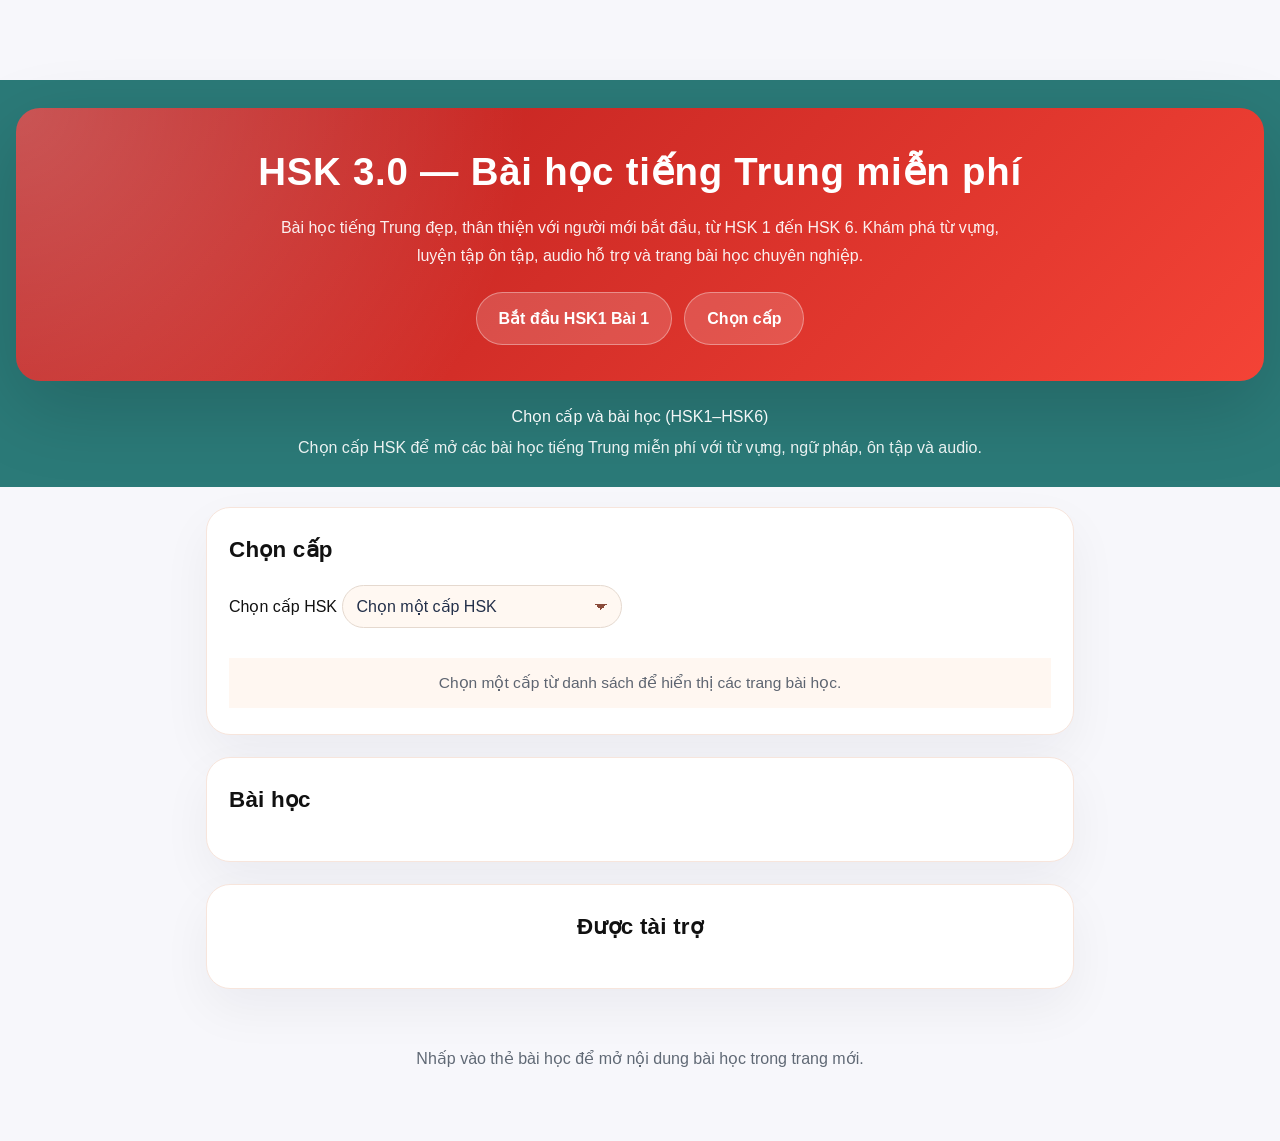
<file: index.html>
<!doctype html>
<html lang="vi">
  <head>
    <meta charset="utf-8" />
    <meta name="viewport" content="width=device-width,initial-scale=1" />
    <title>HSK 3.0 — Bài học HSK tiếng Trung miễn phí (HSK1–HSK6)</title>
    <meta name="description" content="HSK 3.0 cung cấp bài học HSK tiếng Trung miễn phí cho cấp độ 1 đến 6. Duyệt bài học theo cấp, mở trang ôn tập và nghe audio ngay lập tức.">
    <meta name="keywords" content="HSK, học tiếng Trung, bài học HSK, HSK1, HSK2, HSK3, HSK4, HSK5, HSK6, học Mandarin, bài học miễn phí">
    <meta name="robots" content="index, follow">
    <meta property="og:title" content="HSK 3.0 — Bài học HSK tiếng Trung miễn phí (HSK1–HSK6)">
    <meta property="og:description" content="Duyệt bài học HSK tiếng Trung miễn phí theo cấp độ và số bài, với bài tập ôn và tài nguyên audio cho người mới đến nâng cao.">
    <meta property="og:type" content="website">
    <meta property="og:locale" content="vi_VN">
    <link rel="stylesheet" href="css/styles.css">
    <style>
      :root {
        --hero-dark: #b71c1c;
        --hero-light: #f44336;
        --surface-soft: #fff8f2;
        --surface-strong: #ffffff;
        --border-soft: #f7e5dc;
        --text-muted: #5e6571;
      }

      .hero-banner {
        background: radial-gradient(circle at top left, rgba(255, 255, 255, 0.25), transparent 40%), linear-gradient(135deg, var(--hero-dark), var(--hero-light));
        color: white;
        border-radius: 24px;
        padding: 36px 24px;
        box-shadow: 0 26px 80px rgba(0, 0, 0, 0.16);
        margin-bottom: 24px;
      }

      .hero-banner h1 {
        margin: 0 0 14px;
        font-size: clamp(2rem, 3vw, 3rem);
        letter-spacing: 0.02em;
      }

      .hero-banner p {
        margin: 0 auto;
        max-width: 760px;
        line-height: 1.75;
        opacity: 0.92;
        text-align: center;
      }

      .hero-actions {
        margin-top: 22px;
        display: flex;
        flex-wrap: wrap;
        gap: 12px;
        justify-content: center;
      }

      .hero-actions .button {
        display: inline-flex;
        align-items: center;
        justify-content: center;
        padding: 14px 22px;
        border-radius: 999px;
        border: 1px solid rgba(255, 255, 255, 0.35);
        background: rgba(255, 255, 255, 0.16);
        color: white;
        text-decoration: none;
        font-weight: 700;
        transition: transform 0.2s ease, background 0.2s ease;
      }

      .hero-actions .button:hover {
        transform: translateY(-1px);
        background: rgba(255, 255, 255, 0.22);
      }

      .intro {
        max-width: 740px;
        margin: 8px auto 0;
        opacity: 0.9;
      }

      .card-section {
        background: var(--surface-strong);
        border-radius: 24px;
        padding: 26px 22px;
        margin-bottom: 22px;
        box-shadow: 0 20px 50px rgba(16, 24, 40, 0.05);
        border: 1px solid var(--border-soft);
      }

      .card-section h2 {
        margin-top: 0;
        font-size: 1.4rem;
        letter-spacing: 0.01em;
      }

      .cards {
        display: grid;
        grid-template-columns: repeat(auto-fit, minmax(150px, 1fr));
        gap: 14px;
        margin-top: 18px;
      }

      .card {
        min-height: 82px;
        display: flex;
        align-items: center;
        justify-content: center;
        text-align: center;
        font-size: 1rem;
        padding: 18px 16px;
        border-radius: 18px;
        border: 1px solid #f0f0f5;
        box-shadow: 0 16px 30px rgba(16, 24, 40, 0.04);
        transition: transform 0.2s ease, box-shadow 0.2s ease, border-color 0.2s ease;
        background: var(--surface-soft);
        color: #23304a;
      }

      .card:hover {
        transform: translateY(-2px);
        box-shadow: 0 18px 32px rgba(16, 24, 40, 0.1);
      }

      .card.selected {
        border-color: rgba(211, 47, 47, 0.24);
        background: linear-gradient(180deg, rgba(211, 47, 47, 0.08), rgba(255, 255, 255, 0.95));
      }

      .lesson-group {
        display: grid;
        grid-template-columns: repeat(auto-fit, minmax(180px, 1fr));
        gap: 14px;
        margin-top: 16px;
      }

      .level-select {
        width: min(100%, 280px);
        padding: 12px 14px;
        border: 1px solid #e5d9cf;
        border-radius: 999px;
        font-size: 1rem;
        color: #23304a;
        background: var(--surface-soft);
        appearance: none;
        background-image: linear-gradient(45deg, transparent 50%, #8a4b3a 50%), linear-gradient(135deg, #8a4b3a 50%, transparent 50%);
        background-position: calc(100% - 20px) calc(1em + 2px), calc(100% - 14px) calc(1em + 2px);
        background-size: 6px 6px, 6px 6px;
        background-repeat: no-repeat;
        padding-right: 38px;
      }

      .level-select:focus {
        outline: 2px solid rgba(211, 47, 47, 0.2);
        border-color: #d32f2f;
      }

      .note-card {
        grid-column: 1 / -1;
        display: flex;
        align-items: center;
        justify-content: center;
        min-height: 50px;
        background: #fff7f1;
        color: var(--text-muted);
        border-color: #f4d6c6;
        box-shadow: none;
        font-size: 0.97rem;
        text-align: center;
        padding: 0 16px;
      }

      .ad-section {
        text-align: center;
      }

      .site-footer {
        text-align: center;
        margin-bottom: 34px;
        color: #606975;
      }

      @media (max-width: 640px) {
        .hero-banner { padding: 24px 18px; }
        .card-section { padding: 22px 18px; }
        .hero-actions { flex-direction: column; align-items: stretch; }
      }
    </style>
    <script async src="https://pagead2.googlesyndication.com/pagead/js/adsbygoogle.js?client=ca-pub-5742837209550679" crossorigin="anonymous"></script>
    <!-- <script src="js/header-loader.js" defer></script> -->
  </head>
  <body>
    <div id="shared-header" data-root="./"></div>
    <header class="site-header">
      <div class="hero-banner">
        <div>
          <h1>HSK 3.0 — Bài học tiếng Trung miễn phí</h1>
          <p>Bài học tiếng Trung đẹp, thân thiện với người mới bắt đầu, từ HSK 1 đến HSK 6. Khám phá từ vựng, luyện tập ôn tập, audio hỗ trợ và trang bài học chuyên nghiệp.</p>
          <div class="hero-actions">
            <a href="hsk1/lesson1/content.html" class="button">Bắt đầu HSK1 Bài 1</a>
            <a href="#levels" class="button">Chọn cấp</a>
          </div>
        </div>
      </div>
      <p class="subtitle">Chọn cấp và bài học (HSK1–HSK6)</p>
      <p class="intro">Chọn cấp HSK để mở các bài học tiếng Trung miễn phí với từ vựng, ngữ pháp, ôn tập và audio.</p>
    </header>

    <main class="container">
      <section class="card-section" id="levels-section">
        <h2 id="levels">Chọn cấp</h2>
        <label for="level-select">Chọn cấp HSK</label>
        <select id="level-select" class="level-select" aria-label="Chọn cấp HSK">
          <option value="">Chọn một cấp HSK</option>
        </select>
        <div style="height: 30px;"></div>
        <div class="note-card" style="text-align: center; height: 50px; ">Chọn một cấp từ danh sách để hiển thị các trang bài học.</div>
      </section>

      <section class="card-section">
        <h2>Bài học</h2>
        <div id="lessons" class="lesson-group"></div>
      </section>

      <section class="card-section ad-section">
        <h2>Được tài trợ</h2>
        <ins class="adsbygoogle"
             style="display:block"
             data-ad-client="ca-pub-5742837209550679"
             data-ad-slot="1234567890"
             data-ad-format="auto"
             data-full-width-responsive="true"></ins>
        <script>
          (adsbygoogle = window.adsbygoogle || []).push({});
        </script>
      </section>
    </main>

    <footer class="site-footer">
      <p>Nhấp vào thẻ bài học để mở nội dung bài học trong trang mới.</p>
    </footer>

    <script>
      const levelSelect = document.getElementById('level-select')
      const lessonsEl = document.getElementById('lessons')

      for (let l = 1; l <= 6; l++) {
        const option = document.createElement('option')
        option.value = l
        option.textContent = `HSK ${l}`
        levelSelect.appendChild(option)
      }

      levelSelect.addEventListener('change', (e) => {
        const level = e.target.value

        if (!level) {
          lessonsEl.innerHTML = ''
          return
        }

        const group = document.createElement('div')
        group.className = 'lesson-group'
        group.dataset.level = level

        for (let i = 1; i <= 20; i++) {
          const a = document.createElement('a')
          a.className = 'card'
          a.textContent = `HSK${level} — Bài học ${i}`
          a.href = `hsk${level}/lesson${i}/content.html`
          group.appendChild(a)
        }

        lessonsEl.innerHTML = ''
        lessonsEl.appendChild(group)
      })
    </script>
  </body>
</html>
</file>
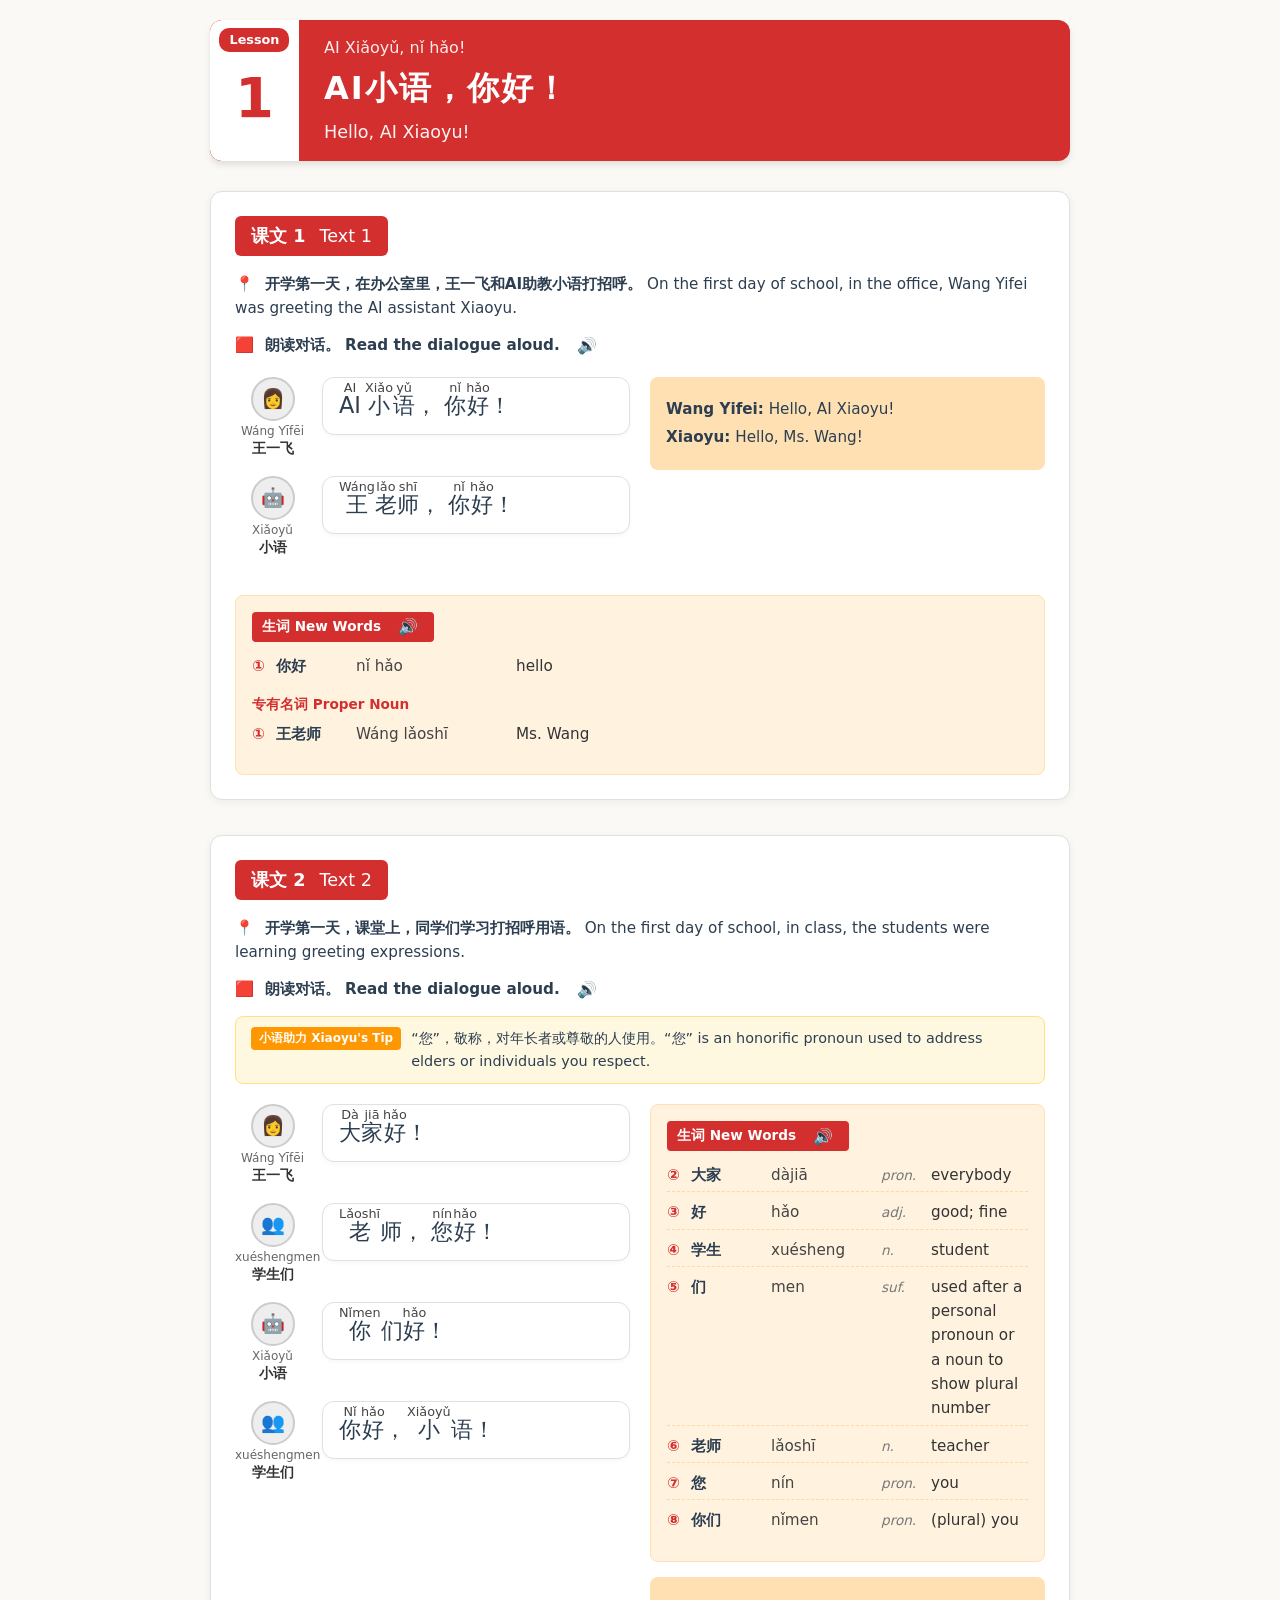
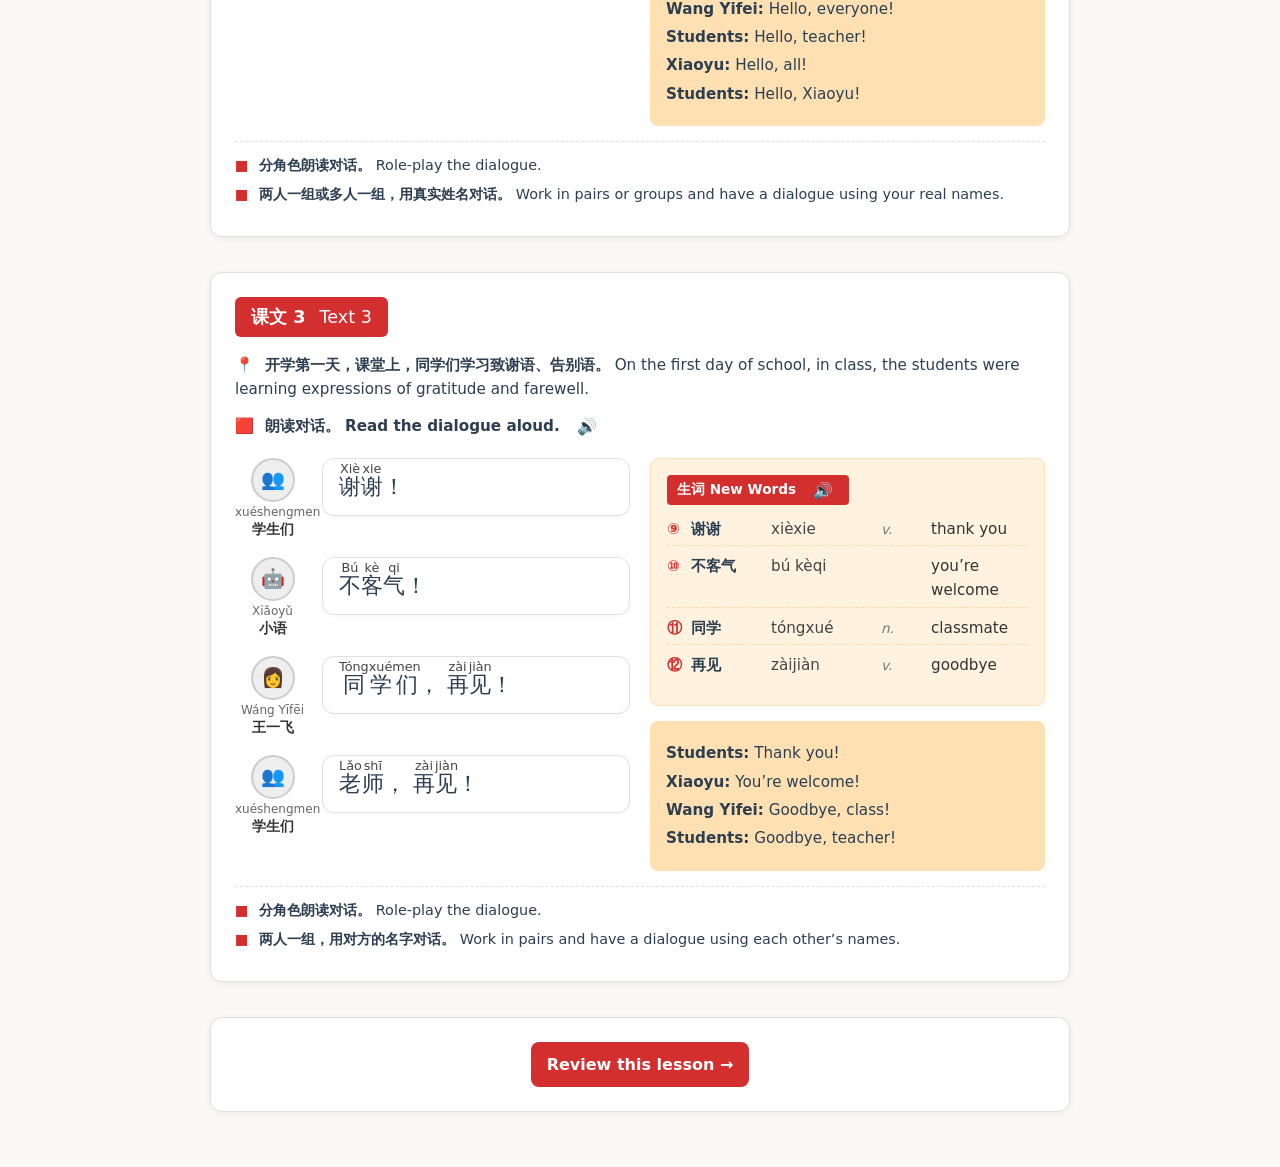
<file: hsk1/lesson1/index.html>
<!DOCTYPE html>
<html lang="zh-Hans">
<head>
    <meta charset="UTF-8">
    <meta name="viewport" content="width=device-width, initial-scale=1.0">
    <meta name="description" content="HSK1 Lesson 1: AI小语，你好！ Learn beginner Mandarin Chinese with useful vocabulary, pronunciation, and short dialogues for HSK preparation.">
    <meta name="keywords" content="HSK1 lesson, AI小语 你好, Chinese beginner lesson, Mandarin vocabulary, HSK vocabulary, Chinese dialogue">
    <meta name="robots" content="index, follow">
    <meta property="og:title" content="Lesson 1: AI小语，你好！ — HSK1 Beginner Chinese">
    <meta property="og:description" content="Learn HSK1 Chinese with Lesson 1: AI小语，你好！ A beginner-friendly Mandarin lesson with vocabulary, dialogue, and practice.">
    <meta property="og:type" content="article">
    <meta property="og:locale" content="zh_CN">
    <script async src="https://pagead2.googlesyndication.com/pagead/js/adsbygoogle.js?client=ca-pub-5742837209550679" crossorigin="anonymous"></script>
    <title>Lesson 1: AI小语，你好！</title>
    <style>
        :root {
            --primary-red: #d32f2f;
            --dark-red: #b71c1c;
            --bg-light: #fbf9f5;
            --card-bg: #ffffff;
            --peach-bg: #fff3e0;
            --peach-border: #ffe0b2;
            --text-dark: #2c3e50;
            --border-color: #e0e0e0;
        }

        * {
            box-sizing: border-box;
        }

        body {
            font-family: system-ui, -apple-system, "Segoe UI", Roboto, "Helvetica Neue", Arial, sans-serif;
            background-color: var(--bg-light);
            color: var(--text-dark);
            max-width: 900px;
            margin: 0 auto;
            padding: 20px;
            line-height: 1.6;
        }

        /* Top Banner */
        .lesson-banner {
            display: flex;
            background-color: var(--primary-red);
            color: white;
            border-radius: 12px;
            overflow: hidden;
            margin-bottom: 30px;
            box-shadow: 0 4px 6px rgba(0,0,0,0.1);
        }

        .lesson-number-box {
            background-color: white;
            color: var(--primary-red);
            padding: 15px 25px;
            display: flex;
            flex-direction: column;
            align-items: center;
            justify-content: center;
            border-top-left-radius: 12px;
            border-bottom-left-radius: 12px;
            position: relative;
        }

        .lesson-tag {
            background-color: var(--primary-red);
            color: white;
            padding: 2px 10px;
            border-radius: 10px;
            font-size: 0.8rem;
            font-weight: bold;
            position: absolute;
            top: 8px;
        }

        .lesson-num {
            font-size: 3.5rem;
            font-weight: 900;
            line-height: 1;
            margin-top: 15px;
        }

        .lesson-title-box {
            padding: 15px 25px;
            display: flex;
            flex-direction: column;
            justify-content: center;
        }

        .lesson-title-pinyin {
            font-size: 1rem;
            opacity: 0.9;
            margin-bottom: 2px;
        }

        .lesson-title-zh {
            font-size: 2rem;
            font-weight: bold;
            letter-spacing: 2px;
        }

        .lesson-title-en {
            font-size: 1.1rem;
            opacity: 0.95;
            margin-top: 4px;
        }

        /* Section Container */
        .text-section {
            background-color: var(--card-bg);
            border-radius: 12px;
            padding: 24px;
            margin-bottom: 35px;
            box-shadow: 0 2px 8px rgba(0,0,0,0.06);
            border: 1px solid var(--border-color);
        }

        /* Section Header */
        .section-header {
            display: inline-block;
            background-color: var(--primary-red);
            color: white;
            padding: 6px 16px;
            border-radius: 6px;
            font-weight: bold;
            font-size: 1.1rem;
            margin-bottom: 16px;
        }

        .section-header .en {
            margin-left: 8px;
            font-weight: normal;
        }

        /* Context & Instruction */
        .context-box, .instruction-box {
            margin-bottom: 12px;
            font-size: 0.95rem;
        }

        .icon {
            margin-right: 6px;
        }

        /* Tip Box */
        .tip-box {
            background-color: #fff8e1;
            border: 1px solid #ffe082;
            border-radius: 8px;
            padding: 10px 15px;
            margin: 15px 0;
            font-size: 0.9rem;
            display: flex;
            align-items: flex-start;
            gap: 10px;
        }

        .tip-badge {
            background-color: #ff9800;
            color: white;
            padding: 2px 8px;
            border-radius: 4px;
            font-size: 0.75rem;
            white-space: nowrap;
            font-weight: bold;
        }

        /* Content Layout Grid */
        .content-grid {
            display: grid;
            grid-template-columns: 1fr 1fr;
            gap: 20px;
            margin-top: 20px;
        }

        @media (max-width: 768px) {
            .content-grid {
                grid-template-columns: 1fr;
            }
        }

        /* Dialogue Box Styling */
        .dialogue-item {
            display: flex;
            align-items: flex-start;
            margin-bottom: 16px;
        }

        .avatar-box {
            text-align: center;
            margin-right: 12px;
            width: 75px;
            flex-shrink: 0;
        }

        .avatar {
            width: 44px;
            height: 44px;
            border-radius: 50%;
            background-color: #eee;
            display: flex;
            align-items: center;
            justify-content: center;
            margin: 0 auto 4px auto;
            font-size: 1.2rem;
            border: 2px solid #ccc;
        }

        .speaker-pinyin {
            font-size: 0.75rem;
            color: #666;
            display: block;
            line-height: 1.1;
        }

        .speaker-name {
            font-size: 0.85rem;
            font-weight: bold;
            color: #333;
            display: block;
        }

        .speech-bubble {
            background-color: #ffffff;
            border: 1px solid var(--border-color);
            border-radius: 12px;
            padding: 10px 16px;
            box-shadow: 0 2px 4px rgba(0,0,0,0.03);
            flex: 1;
            font-size: 1.4rem;
        }

        /* Ruby Pinyin Styling */
        ruby {
            ruby-position: over;
        }

        rt {
            font-size: 0.8rem;
            font-weight: normal;
            color: #444;
        }

        /* Vocabulary Box */
        .vocab-box {
            background-color: var(--peach-bg);
            border: 1px solid var(--peach-border);
            border-radius: 8px;
            padding: 16px;
        }

        .vocab-header {
            background-color: var(--primary-red);
            color: white;
            display: inline-block;
            padding: 4px 10px;
            border-radius: 4px;
            font-weight: bold;
            font-size: 0.85rem;
            margin-bottom: 12px;
        }

        .vocab-list {
            list-style: none;
            padding: 0;
            margin: 0;
        }

        .vocab-item {
            display: flex;
            align-items: baseline;
            margin-bottom: 8px;
            font-size: 0.95rem;
            border-bottom: 1px dashed #ffd8a8;
            padding-bottom: 4px;
        }

        .vocab-item:last-child {
            border-bottom: none;
        }

        .vocab-num {
            width: 24px;
            color: var(--primary-red);
            font-weight: bold;
        }

        .vocab-zh {
            width: 80px;
            font-weight: bold;
        }

        .vocab-py {
            width: 110px;
            color: #444;
        }

        .vocab-pos {
            width: 50px;
            color: #777;
            font-style: italic;
            font-size: 0.85rem;
        }

        .vocab-en {
            flex: 1;
            color: #333;
        }

        .vocab-subheader {
            color: var(--primary-red);
            font-weight: bold;
            font-size: 0.85rem;
            margin: 12px 0 6px 0;
        }

        /* Translation Box */
        .translation-box {
            background-color: #ffe0b2;
            border-radius: 8px;
            padding: 16px;
            font-size: 0.95rem;
            line-height: 1.6;
        }

        .translation-box p {
            margin: 4px 0;
        }

        /* Practice / Exercises */
        .activities-box {
            margin-top: 15px;
            padding-top: 12px;
            border-top: 1px dashed var(--border-color);
            font-size: 0.9rem;
        }

        .activity-item {
            margin-bottom: 6px;
        }

        .activity-bullet {
            color: var(--primary-red);
            margin-right: 6px;
        }
        /* Audio button */
        .audio-btn {
            background: none;
            border: none;
            cursor: pointer;
            font-size: 1rem;
            margin-left: 6px;
            color: var(--primary-red);
            vertical-align: middle;
        }
        .audio-btn:focus { outline: 2px solid var(--dark-red); outline-offset: 2px; }
        .audio-btn.playing { color: var(--dark-red); }
    </style>
</head>
<body>

    <!-- Lesson Header -->
    <div class="lesson-banner">
        <div class="lesson-number-box">
            <span class="lesson-tag">Lesson</span>
            <span class="lesson-num">1</span>
        </div>
        <div class="lesson-title-box">
            <div class="lesson-title-pinyin">AI Xiǎoyǔ, nǐ hǎo!</div>
            <div class="lesson-title-zh">AI小语，你好！</div>
            <div class="lesson-title-en">Hello, AI Xiaoyu!</div>
        </div>
    </div>

    <!-- TEXT 1 SECTION -->
    <section class="text-section">
        <div class="section-header">
            课文 1 <span class="en">Text 1</span>
        </div>
        <div class="context-box">
            <span class="icon">📍</span> 
            <strong>开学第一天，在办公室里，王一飞和AI助教小语打招呼。</strong> 
            On the first day of school, in the office, Wang Yifei was greeting the AI assistant Xiaoyu.
        </div>

        <div class="instruction-box">
            <span class="icon">🟥</span> 
            <strong>朗读对话。 Read the dialogue aloud.</strong> <button class="audio-btn" data-track="1-1" aria-label="Play audio 1-1">🔊</button>
        </div>

        <div class="content-grid">
            <div class="dialogue-column">
                <!-- Dialogue 1 -->
                <div class="dialogue-item">
                    <div class="avatar-box">
                        <div class="avatar">👩</div>
                        <span class="speaker-pinyin">Wáng Yīfēi</span>
                        <span class="speaker-name">王一飞</span>
                    </div>
                    <div class="speech-bubble">
                        <ruby>AI<rt>AI</rt></ruby> 
                        <ruby>小<rt>Xiǎo</rt></ruby><ruby>语<rt>yǔ</rt></ruby>，
                        <ruby>你<rt>nǐ</rt></ruby><ruby>好<rt>hǎo</rt></ruby>！
                    </div>
                </div>

                <!-- Dialogue 2 -->
                <div class="dialogue-item">
                    <div class="avatar-box">
                        <div class="avatar">🤖</div>
                        <span class="speaker-pinyin">Xiǎoyǔ</span>
                        <span class="speaker-name">小语</span>
                    </div>
                    <div class="speech-bubble">
                        <ruby>王<rt>Wáng</rt></ruby><ruby>老<rt>lǎo</rt></ruby><ruby>师<rt>shī</rt></ruby>，
                        <ruby>你<rt>nǐ</rt></ruby><ruby>好<rt>hǎo</rt></ruby>！
                    </div>
                </div>
            </div>

            <div class="translation-column">
                <div class="translation-box">
                    <p><strong>Wang Yifei:</strong> Hello, AI Xiaoyu!</p>
                    <p><strong>Xiaoyu:</strong> Hello, Ms. Wang!</p>
                </div>
            </div>
        </div>

        <div class="vocab-box" style="margin-top: 20px;">
            <div class="vocab-header">生词 New Words <button class="audio-btn" data-track="1-2" aria-label="Play audio 1-2">🔊</button></div>
            <ul class="vocab-list">
                <li class="vocab-item">
                    <span class="vocab-num">①</span>
                    <span class="vocab-zh">你好</span>
                    <span class="vocab-py">nǐ hǎo</span>
                    <span class="vocab-pos"></span>
                    <span class="vocab-en">hello</span>
                </li>
            </ul>

            <div class="vocab-subheader">专有名词 Proper Noun</div>
            <ul class="vocab-list">
                <li class="vocab-item">
                    <span class="vocab-num">①</span>
                    <span class="vocab-zh">王老师</span>
                    <span class="vocab-py">Wáng lǎoshī</span>
                    <span class="vocab-pos"></span>
                    <span class="vocab-en">Ms. Wang</span>
                </li>
            </ul>
        </div>
    </section>

    <!-- TEXT 2 SECTION -->
    <section class="text-section">
        <div class="section-header">
            课文 2 <span class="en">Text 2</span>
        </div>

        <div class="context-box">
            <span class="icon">📍</span> 
            <strong>开学第一天，课堂上，同学们学习打招呼用语。</strong> 
            On the first day of school, in class, the students were learning greeting expressions.
        </div>

        <div class="instruction-box">
            <span class="icon">🟥</span> 
            <strong>朗读对话。 Read the dialogue aloud.</strong> <button class="audio-btn" data-track="1-3" aria-label="Play audio 1-3">🔊</button>
        </div>

        <div class="tip-box">
            <span class="tip-badge">小语助力 Xiaoyu's Tip</span>
            <div>
                “您”，敬称，对年长者或尊敬的人使用。“您” is an honorific pronoun used to address elders or individuals you respect.
            </div>
        </div>

        <div class="content-grid">
            <div class="dialogue-column">
                <!-- Dialogue 1 -->
                <div class="dialogue-item">
                    <div class="avatar-box">
                        <div class="avatar">👩</div>
                        <span class="speaker-pinyin">Wáng Yīfēi</span>
                        <span class="speaker-name">王一飞</span>
                    </div>
                    <div class="speech-bubble">
                        <ruby>大<rt>Dà</rt></ruby><ruby>家<rt>jiā</rt></ruby><ruby>好<rt>hǎo</rt></ruby>！
                    </div>
                </div>

                <!-- Dialogue 2 -->
                <div class="dialogue-item">
                    <div class="avatar-box">
                        <div class="avatar">👥</div>
                        <span class="speaker-pinyin">xuéshengmen</span>
                        <span class="speaker-name">学生们</span>
                    </div>
                    <div class="speech-bubble">
                        <ruby>老<rt>Lǎoshī</rt></ruby><ruby>师<rt></rt></ruby>，
                        <ruby>您<rt>nín</rt></ruby><ruby>好<rt>hǎo</rt></ruby>！
                    </div>
                </div>

                <!-- Dialogue 3 -->
                <div class="dialogue-item">
                    <div class="avatar-box">
                        <div class="avatar">🤖</div>
                        <span class="speaker-pinyin">Xiǎoyǔ</span>
                        <span class="speaker-name">小语</span>
                    </div>
                    <div class="speech-bubble">
                        <ruby>你<rt>Nǐmen</rt></ruby><ruby>们<rt></rt></ruby><ruby>好<rt>hǎo</rt></ruby>！
                    </div>
                </div>

                <!-- Dialogue 4 -->
                <div class="dialogue-item">
                    <div class="avatar-box">
                        <div class="avatar">👥</div>
                        <span class="speaker-pinyin">xuéshengmen</span>
                        <span class="speaker-name">学生们</span>
                    </div>
                    <div class="speech-bubble">
                        <ruby>你<rt>Nǐ</rt></ruby><ruby>好<rt>hǎo</rt></ruby>，
                        <ruby>小<rt>Xiǎoyǔ</rt></ruby><ruby>语<rt></rt></ruby>！
                    </div>
                </div>
            </div>

            <div class="vocab-column">
                <div class="vocab-box">
                    <div class="vocab-header">生词 New Words <button class="audio-btn" data-track="1-4" aria-label="Play audio 1-4">🔊</button></div>
                    <ul class="vocab-list">
                        <li class="vocab-item">
                            <span class="vocab-num">②</span>
                            <span class="vocab-zh">大家</span>
                            <span class="vocab-py">dàjiā</span>
                            <span class="vocab-pos">pron.</span>
                            <span class="vocab-en">everybody</span>
                        </li>
                        <li class="vocab-item">
                            <span class="vocab-num">③</span>
                            <span class="vocab-zh">好</span>
                            <span class="vocab-py">hǎo</span>
                            <span class="vocab-pos">adj.</span>
                            <span class="vocab-en">good; fine</span>
                        </li>
                        <li class="vocab-item">
                            <span class="vocab-num">④</span>
                            <span class="vocab-zh">学生</span>
                            <span class="vocab-py">xuésheng</span>
                            <span class="vocab-pos">n.</span>
                            <span class="vocab-en">student</span>
                        </li>
                        <li class="vocab-item">
                            <span class="vocab-num">⑤</span>
                            <span class="vocab-zh">们</span>
                            <span class="vocab-py">men</span>
                            <span class="vocab-pos">suf.</span>
                            <span class="vocab-en">used after a personal pronoun or a noun to show plural number</span>
                        </li>
                        <li class="vocab-item">
                            <span class="vocab-num">⑥</span>
                            <span class="vocab-zh">老师</span>
                            <span class="vocab-py">lǎoshī</span>
                            <span class="vocab-pos">n.</span>
                            <span class="vocab-en">teacher</span>
                        </li>
                        <li class="vocab-item">
                            <span class="vocab-num">⑦</span>
                            <span class="vocab-zh">您</span>
                            <span class="vocab-py">nín</span>
                            <span class="vocab-pos">pron.</span>
                            <span class="vocab-en">you</span>
                        </li>
                        <li class="vocab-item">
                            <span class="vocab-num">⑧</span>
                            <span class="vocab-zh">你们</span>
                            <span class="vocab-py">nǐmen</span>
                            <span class="vocab-pos">pron.</span>
                            <span class="vocab-en">(plural) you</span>
                        </li>
                    </ul>
                </div>

                <div class="translation-box" style="margin-top: 15px;">
                    <p><strong>Wang Yifei:</strong> Hello, everyone!</p>
                    <p><strong>Students:</strong> Hello, teacher!</p>
                    <p><strong>Xiaoyu:</strong> Hello, all!</p>
                    <p><strong>Students:</strong> Hello, Xiaoyu!</p>
                </div>
            </div>
        </div>

        <div class="activities-box">
            <div class="activity-item"><span class="activity-bullet">■</span> <strong>分角色朗读对话。</strong> Role-play the dialogue.</div>
            <div class="activity-item"><span class="activity-bullet">■</span> <strong>两人一组或多人一组，用真实姓名对话。</strong> Work in pairs or groups and have a dialogue using your real names.</div>
        </div>
    </section>

    <!-- TEXT 3 SECTION -->
    <section class="text-section">
        <div class="section-header">
            课文 3 <span class="en">Text 3</span>
        </div>

        <div class="context-box">
            <span class="icon">📍</span> 
            <strong>开学第一天，课堂上，同学们学习致谢语、告别语。</strong> 
            On the first day of school, in class, the students were learning expressions of gratitude and farewell.
        </div>

        <div class="instruction-box">
            <span class="icon">🟥</span> 
            <strong>朗读对话。 Read the dialogue aloud.</strong> <button class="audio-btn" data-track="1-5" aria-label="Play audio 1-5">🔊</button>
        </div>

        <div class="content-grid">
            <div class="dialogue-column">
                <!-- Dialogue 1 -->
                <div class="dialogue-item">
                    <div class="avatar-box">
                        <div class="avatar">👥</div>
                        <span class="speaker-pinyin">xuéshengmen</span>
                        <span class="speaker-name">学生们</span>
                    </div>
                    <div class="speech-bubble">
                        <ruby>谢<rt>Xiè</rt></ruby><ruby>谢<rt>xie</rt></ruby>！
                    </div>
                </div>

                <!-- Dialogue 2 -->
                <div class="dialogue-item">
                    <div class="avatar-box">
                        <div class="avatar">🤖</div>
                        <span class="speaker-pinyin">Xiǎoyǔ</span>
                        <span class="speaker-name">小语</span>
                    </div>
                    <div class="speech-bubble">
                        <ruby>不<rt>Bú</rt></ruby><ruby>客<rt>kè</rt></ruby><ruby>气<rt>qi</rt></ruby>！
                    </div>
                </div>

                <!-- Dialogue 3 -->
                <div class="dialogue-item">
                    <div class="avatar-box">
                        <div class="avatar">👩</div>
                        <span class="speaker-pinyin">Wáng Yīfēi</span>
                        <span class="speaker-name">王一飞</span>
                    </div>
                    <div class="speech-bubble">
                        <ruby>同<rt>Tóng</rt></ruby><ruby>学<rt>xué</rt></ruby><ruby>们<rt>men</rt></ruby>，
                        <ruby>再<rt>zài</rt></ruby><ruby>见<rt>jiàn</rt></ruby>！
                    </div>
                </div>

                <!-- Dialogue 4 -->
                <div class="dialogue-item">
                    <div class="avatar-box">
                        <div class="avatar">👥</div>
                        <span class="speaker-pinyin">xuéshengmen</span>
                        <span class="speaker-name">学生们</span>
                    </div>
                    <div class="speech-bubble">
                        <ruby>老<rt>Lǎo</rt></ruby><ruby>师<rt>shī</rt></ruby>，
                        <ruby>再<rt>zài</rt></ruby><ruby>见<rt>jiàn</rt></ruby>！
                    </div>
                </div>
            </div>

            <div class="vocab-column">
                <div class="vocab-box">
                    <div class="vocab-header">生词 New Words <button class="audio-btn" data-track="1-6" aria-label="Play audio 1-6">🔊</button></div>
                    <ul class="vocab-list">
                        <li class="vocab-item">
                            <span class="vocab-num">⑨</span>
                            <span class="vocab-zh">谢谢</span>
                            <span class="vocab-py">xièxie</span>
                            <span class="vocab-pos">v.</span>
                            <span class="vocab-en">thank you</span>
                        </li>
                        <li class="vocab-item">
                            <span class="vocab-num">⑩</span>
                            <span class="vocab-zh">不客气</span>
                            <span class="vocab-py">bú kèqi</span>
                            <span class="vocab-pos"></span>
                            <span class="vocab-en">you’re welcome</span>
                        </li>
                        <li class="vocab-item">
                            <span class="vocab-num">⑪</span>
                            <span class="vocab-zh">同学</span>
                            <span class="vocab-py">tóngxué</span>
                            <span class="vocab-pos">n.</span>
                            <span class="vocab-en">classmate</span>
                        </li>
                        <li class="vocab-item">
                            <span class="vocab-num">⑫</span>
                            <span class="vocab-zh">再见</span>
                            <span class="vocab-py">zàijiàn</span>
                            <span class="vocab-pos">v.</span>
                            <span class="vocab-en">goodbye</span>
                        </li>
                    </ul>
                </div>

                <div class="translation-box" style="margin-top: 15px;">
                    <p><strong>Students:</strong> Thank you!</p>
                    <p><strong>Xiaoyu:</strong> You’re welcome!</p>
                    <p><strong>Wang Yifei:</strong> Goodbye, class!</p>
                    <p><strong>Students:</strong> Goodbye, teacher!</p>
                </div>
            </div>
        </div>

        <div class="activities-box">
            <div class="activity-item"><span class="activity-bullet">■</span> <strong>分角色朗读对话。</strong> Role-play the dialogue.</div>
            <div class="activity-item"><span class="activity-bullet">■</span> <strong>两人一组，用对方的名字对话。</strong> Work in pairs and have a dialogue using each other’s names.</div>
        </div>
    </section>

    <div class="text-section" style="text-align:center; margin-top: 18px;">
        <a href="review.html" style="display:inline-block; background-color:var(--primary-red); color:white; padding:10px 16px; border-radius:8px; text-decoration:none; font-weight:600;">Review this lesson →</a>
    </div>
</div>

<script>
document.addEventListener('DOMContentLoaded', function(){
    const audioPlayer = new Audio();
    let currentBtn = null;
    function getSrc(track){
        const parts = track.split('-');
        const a = parts[0] || '';
        const b = parts[1] || '';
        const pad = ('0'+a).slice(-2);
        return `audio/${pad}-${b}.mp3`;
    }

    document.querySelectorAll('.audio-btn').forEach(btn => {
        btn.addEventListener('click', () => {
            const track = btn.dataset.track;
            const src = getSrc(track);
            if (audioPlayer.src && audioPlayer.src.includes(src) && !audioPlayer.paused) {
                audioPlayer.pause();
                btn.classList.remove('playing');
                return;
            }
            if (currentBtn) currentBtn.classList.remove('playing');
            audioPlayer.src = src;
            audioPlayer.play().catch(()=>{});
            btn.classList.add('playing');
            currentBtn = btn;
            audioPlayer.onended = () => { btn.classList.remove('playing'); };
        });
    });
});
</script>

</body>
</html>
</file>
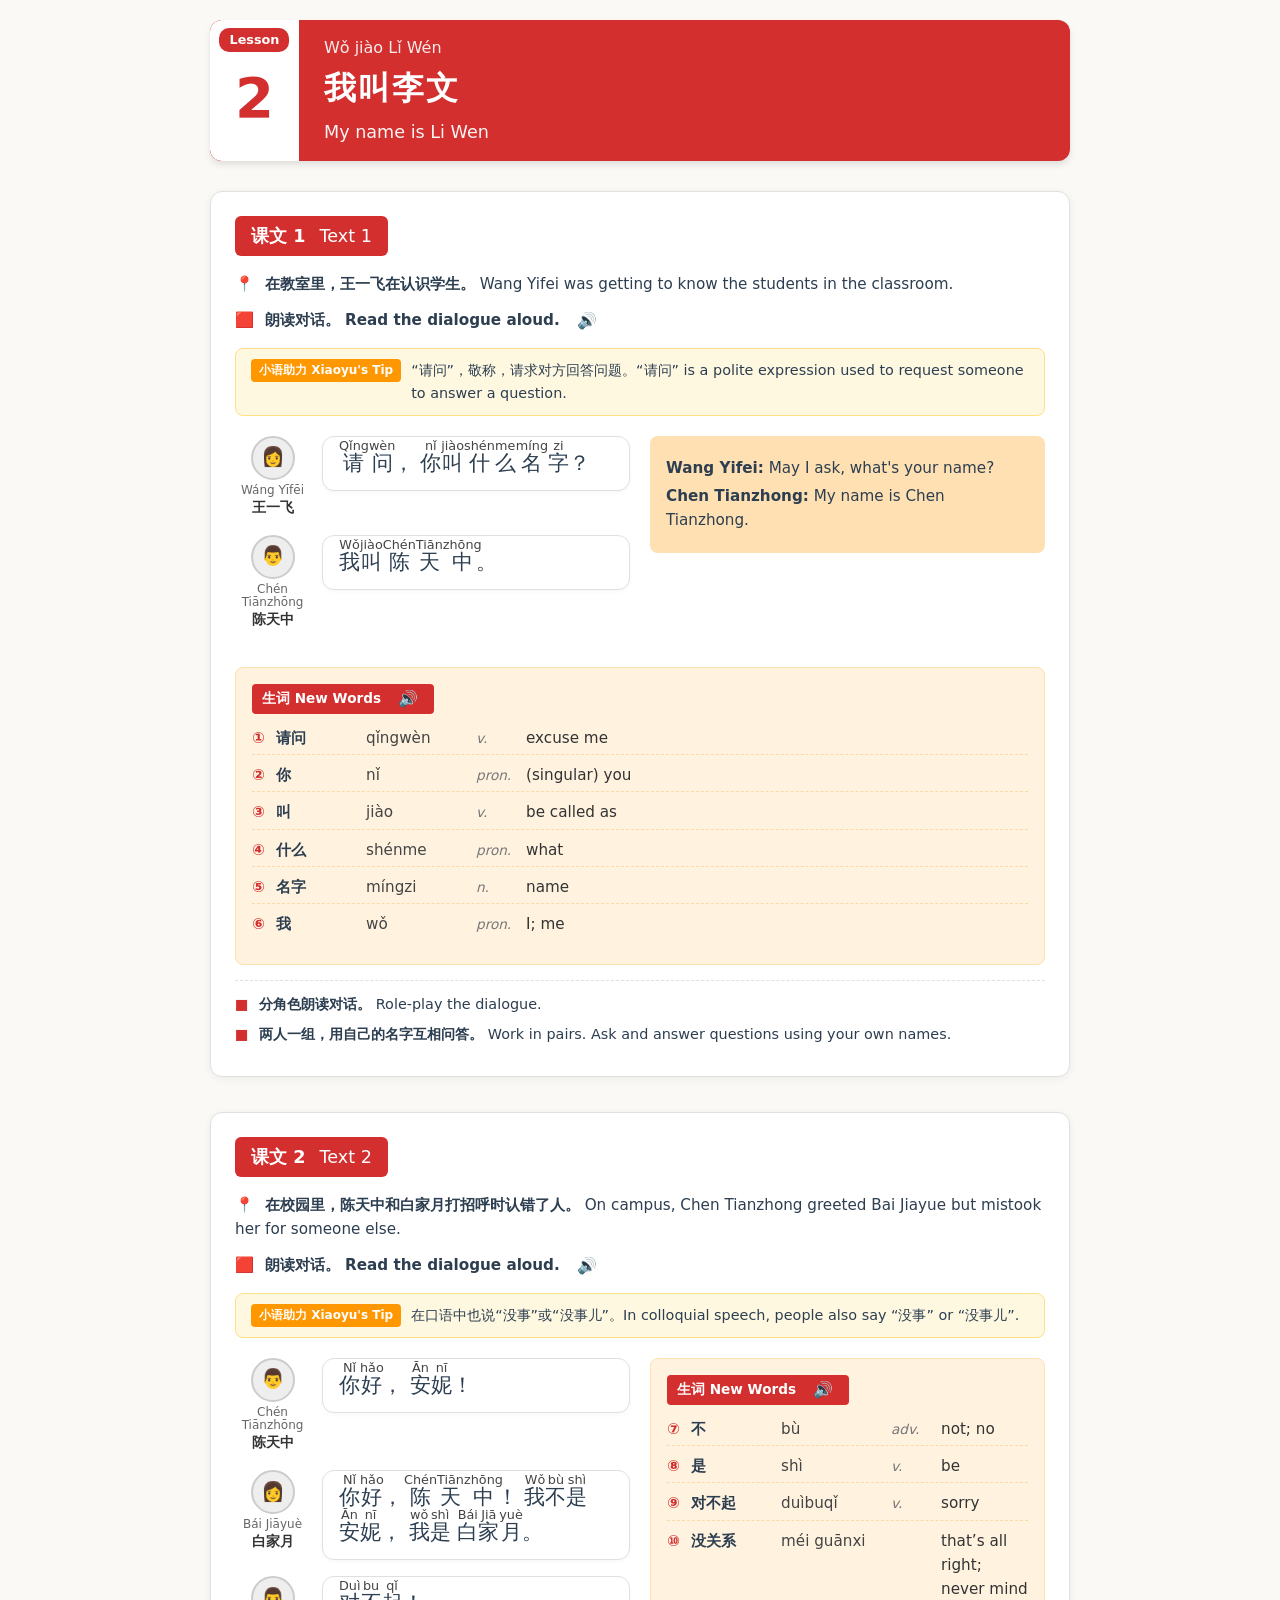
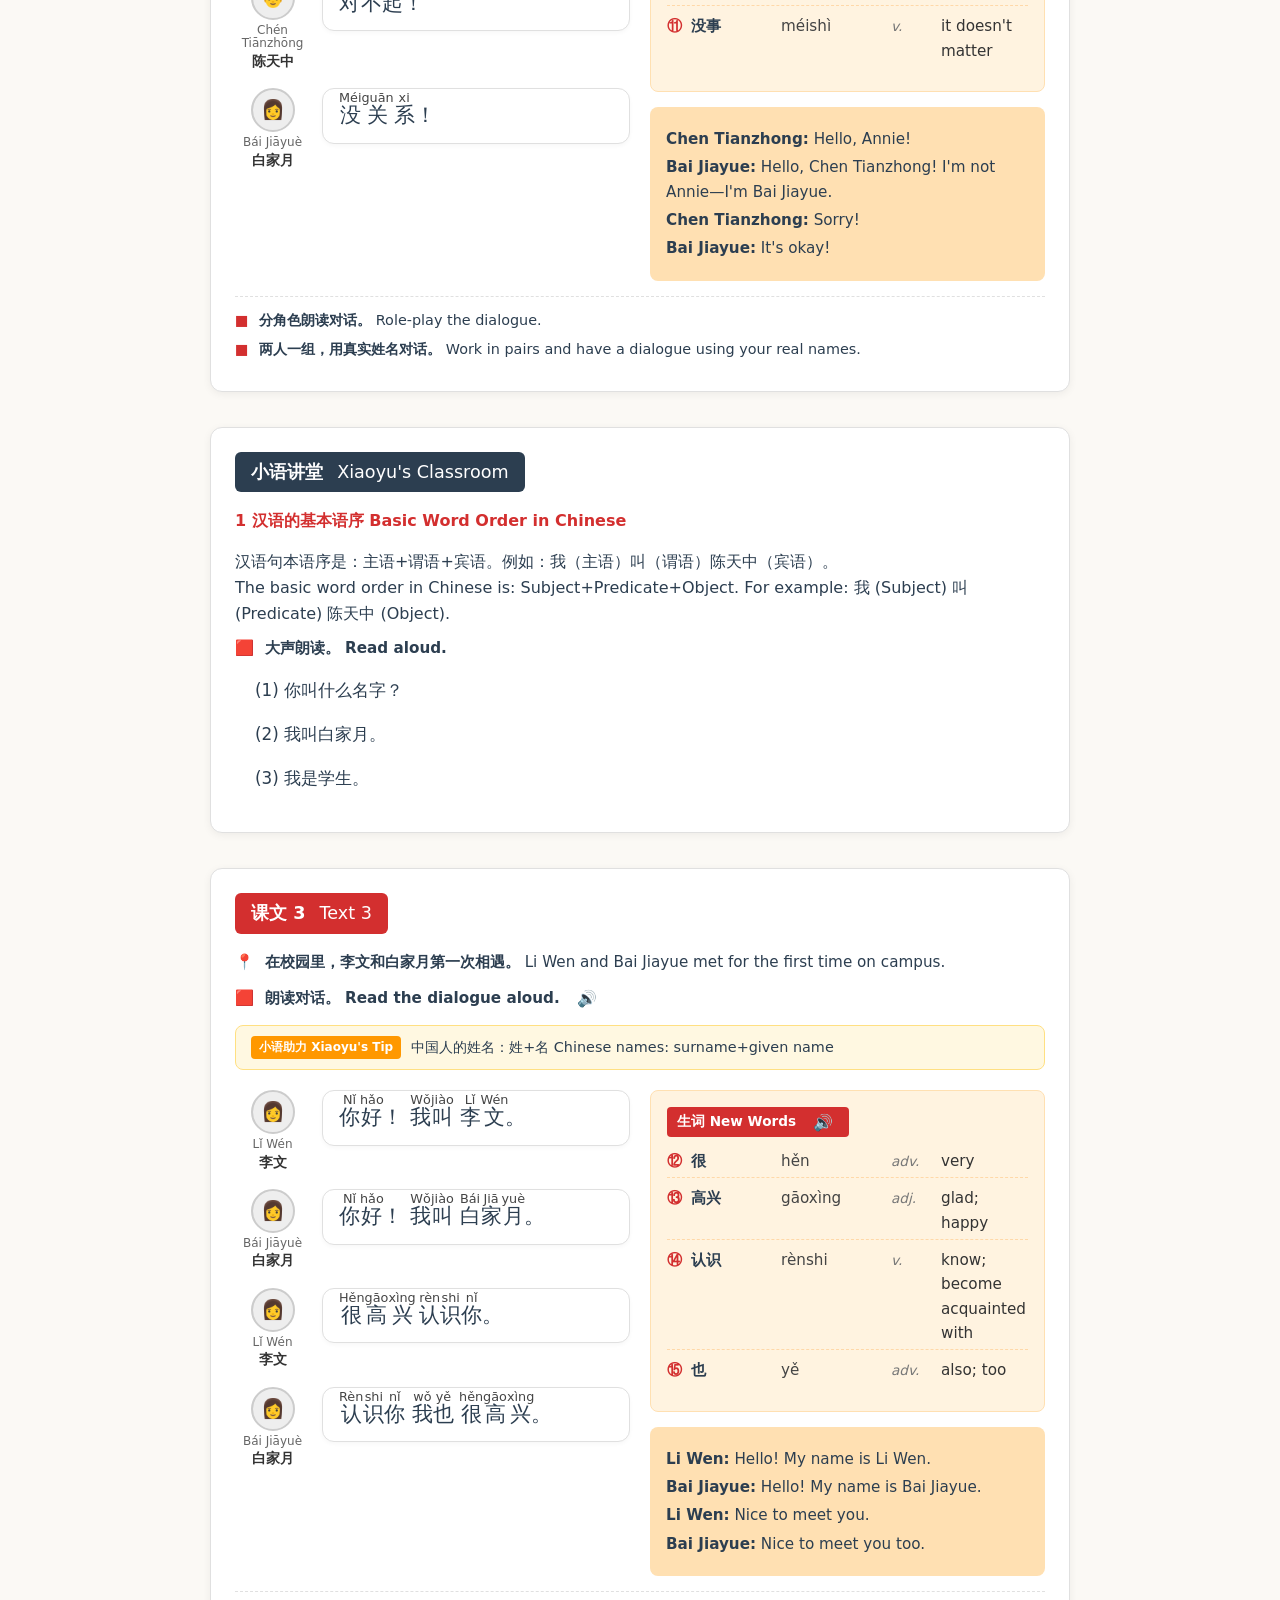
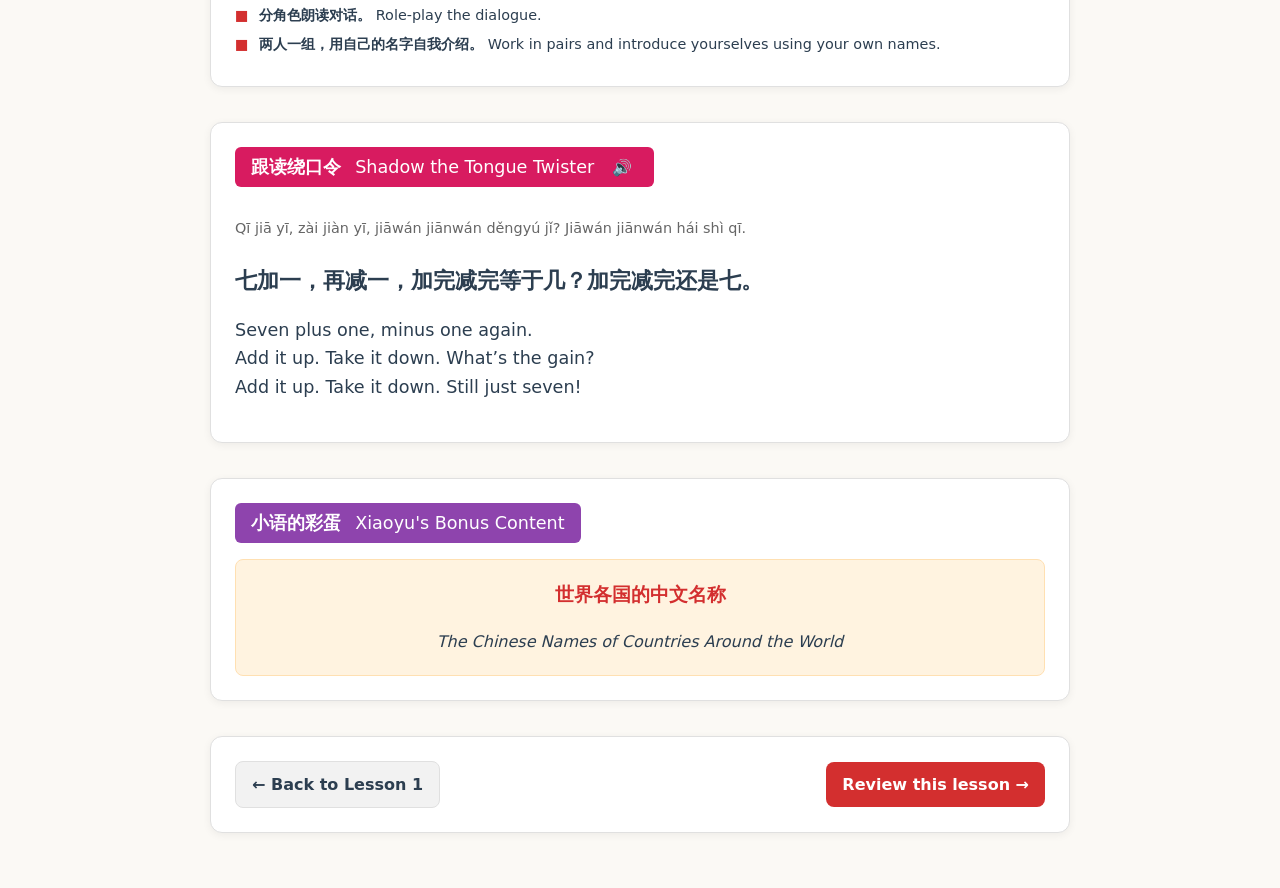
<file: hsk1/lesson2/index.html>
<!DOCTYPE html>
<html lang="zh-Hans">
<head>
    <meta charset="UTF-8">
    <meta name="viewport" content="width=device-width, initial-scale=1.0">
    <meta name="description" content="HSK1 Lesson 2: 我叫李文. Learn how to introduce yourself in Chinese, with useful phrases and vocabulary for HSK beginner learners.">
    <meta name="keywords" content="HSK1 lesson, 我叫李文, Chinese introduction, Mandarin self-introduction, HSK vocabulary">
    <meta name="robots" content="index, follow">
    <meta property="og:title" content="Lesson 2: 我叫李文 — HSK1 Beginner Chinese">
    <meta property="og:description" content="Study HSK1 Lesson 2: 我叫李文 to learn Chinese self-introduction phrases, vocabulary, and beginner grammar.">
    <meta property="og:type" content="article">
    <meta property="og:locale" content="zh_CN">
    <script async src="https://pagead2.googlesyndication.com/pagead/js/adsbygoogle.js?client=ca-pub-5742837209550679" crossorigin="anonymous"></script>
    <title>Lesson 2: 我叫李文</title>
    <style>
        :root {
            --primary-red: #d32f2f;
            --dark-red: #b71c1c;
            --bg-light: #fbf9f5;
            --card-bg: #ffffff;
            --peach-bg: #fff3e0;
            --peach-border: #ffe0b2;
            --text-dark: #2c3e50;
            --border-color: #e0e0e0;
        }

        * {
            box-sizing: border-box;
        }

        body {
            font-family: system-ui, -apple-system, "Segoe UI", Roboto, "Helvetica Neue", Arial, sans-serif;
            background-color: var(--bg-light);
            color: var(--text-dark);
            max-width: 900px;
            margin: 0 auto;
            padding: 20px;
            line-height: 1.6;
        }

        /* Top Banner */
        .lesson-banner {
            display: flex;
            background-color: var(--primary-red);
            color: white;
            border-radius: 12px;
            overflow: hidden;
            margin-bottom: 30px;
            box-shadow: 0 4px 6px rgba(0,0,0,0.1);
        }

        .lesson-number-box {
            background-color: white;
            color: var(--primary-red);
            padding: 15px 25px;
            display: flex;
            flex-direction: column;
            align-items: center;
            justify-content: center;
            border-top-left-radius: 12px;
            border-bottom-left-radius: 12px;
            position: relative;
        }

        .lesson-tag {
            background-color: var(--primary-red);
            color: white;
            padding: 2px 10px;
            border-radius: 10px;
            font-size: 0.8rem;
            font-weight: bold;
            position: absolute;
            top: 8px;
        }

        .lesson-num {
            font-size: 3.5rem;
            font-weight: 900;
            line-height: 1;
            margin-top: 15px;
        }

        .lesson-title-box {
            padding: 15px 25px;
            display: flex;
            flex-direction: column;
            justify-content: center;
        }

        .lesson-title-pinyin {
            font-size: 1rem;
            opacity: 0.9;
            margin-bottom: 2px;
        }

        .lesson-title-zh {
            font-size: 2rem;
            font-weight: bold;
            letter-spacing: 2px;
        }

        .lesson-title-en {
            font-size: 1.1rem;
            opacity: 0.95;
            margin-top: 4px;
        }

        /* Section Container */
        .text-section {
            background-color: var(--card-bg);
            border-radius: 12px;
            padding: 24px;
            margin-bottom: 35px;
            box-shadow: 0 2px 8px rgba(0,0,0,0.06);
            border: 1px solid var(--border-color);
        }

        /* Section Header */
        .section-header {
            display: inline-block;
            background-color: var(--primary-red);
            color: white;
            padding: 6px 16px;
            border-radius: 6px;
            font-weight: bold;
            font-size: 1.1rem;
            margin-bottom: 16px;
        }

        .section-header .en {
            margin-left: 8px;
            font-weight: normal;
        }

        /* Context & Instruction */
        .context-box, .instruction-box {
            margin-bottom: 12px;
            font-size: 0.95rem;
        }

        .icon {
            margin-right: 6px;
        }

        /* Tip Box */
        .tip-box {
            background-color: #fff8e1;
            border: 1px solid #ffe082;
            border-radius: 8px;
            padding: 10px 15px;
            margin: 15px 0;
            font-size: 0.9rem;
            display: flex;
            align-items: flex-start;
            gap: 10px;
        }

        .tip-badge {
            background-color: #ff9800;
            color: white;
            padding: 2px 8px;
            border-radius: 4px;
            font-size: 0.75rem;
            white-space: nowrap;
            font-weight: bold;
        }

        /* Content Layout Grid */
        .content-grid {
            display: grid;
            grid-template-columns: 1fr 1fr;
            gap: 20px;
            margin-top: 20px;
        }

        @media (max-width: 768px) {
            .content-grid {
                grid-template-columns: 1fr;
            }
        }

        /* Dialogue Box Styling */
        .dialogue-item {
            display: flex;
            align-items: flex-start;
            margin-bottom: 16px;
        }

        

        .avatar-box {
            text-align: center;
            margin-right: 12px;
            width: 75px;
            flex-shrink: 0;
        }

        .avatar {
            width: 44px;
            height: 44px;
            border-radius: 50%;
            background-color: #eee;
            display: flex;
            align-items: center;
            justify-content: center;
            margin: 0 auto 4px auto;
            font-size: 1.2rem;
            border: 2px solid #ccc;
        }

        .speaker-pinyin {
            font-size: 0.75rem;
            color: #666;
            display: block;
            line-height: 1.1;
        }

        .speaker-name {
            font-size: 0.85rem;
            font-weight: bold;
            color: #333;
            display: block;
        }

        .speech-bubble {
            background-color: #ffffff;
            border: 1px solid var(--border-color);
            border-radius: 12px;
            padding: 10px 16px;
            box-shadow: 0 2px 4px rgba(0,0,0,0.03);
            flex: 1;
            font-size: 1.3rem;
        }

        /* Ruby Pinyin Styling */
        ruby {
            ruby-position: over;
        }

        rt {
            font-size: 0.8rem;
            font-weight: normal;
            color: #444;
        }

        /* Vocabulary Box */
        .vocab-box {
            background-color: var(--peach-bg);
            border: 1px solid var(--peach-border);
            border-radius: 8px;
            padding: 16px;
        }

        .vocab-header {
            background-color: var(--primary-red);
            color: white;
            display: inline-block;
            padding: 4px 10px;
            border-radius: 4px;
            font-weight: bold;
            font-size: 0.85rem;
            margin-bottom: 12px;
        }

        .vocab-list {
            list-style: none;
            padding: 0;
            margin: 0;
        }

        .vocab-item {
            display: flex;
            align-items: baseline;
            margin-bottom: 8px;
            font-size: 0.95rem;
            border-bottom: 1px dashed #ffd8a8;
            padding-bottom: 4px;
        }

        .vocab-item:last-child {
            border-bottom: none;
        }

        .vocab-num {
            width: 24px;
            color: var(--primary-red);
            font-weight: bold;
        }

        .vocab-zh {
            width: 90px;
            font-weight: bold;
        }

        .vocab-py {
            width: 110px;
            color: #444;
        }

        .vocab-pos {
            width: 50px;
            color: #777;
            font-style: italic;
            font-size: 0.85rem;
        }

        .vocab-en {
            flex: 1;
            color: #333;
        }

        /* Translation Box */
        .translation-box {
            background-color: #ffe0b2;
            border-radius: 8px;
            padding: 16px;
            font-size: 0.95rem;
            line-height: 1.6;
        }

        .translation-box p {
            margin: 4px 0;
        }

        /* Practice / Exercises */
        .activities-box {
            margin-top: 15px;
            padding-top: 12px;
            border-top: 1px dashed var(--border-color);
            font-size: 0.9rem;
        }

        .activity-item {
            margin-bottom: 6px;
        }

        .activity-bullet {
            color: var(--primary-red);
            margin-right: 6px;
        }

        /* Audio button */
        .audio-btn {
            background: none;
            border: none;
            cursor: pointer;
            font-size: 1rem;
            margin-left: 6px;
            color: var(--primary-red);
            vertical-align: middle;
        }
        .audio-btn:focus { outline: 2px solid var(--dark-red); outline-offset: 2px; }
        .audio-btn.playing { color: var(--dark-red); }
    </style>
</head>
<body>

    <!-- Lesson Header -->
    <div class="lesson-banner">
        <div class="lesson-number-box">
            <span class="lesson-tag">Lesson</span>
            <span class="lesson-num">2</span>
        </div>
        <div class="lesson-title-box">
            <div class="lesson-title-pinyin">Wǒ jiào Lǐ Wén</div>
            <div class="lesson-title-zh">我叫李文</div>
            <div class="lesson-title-en">My name is Li Wen</div>
        </div>
    </div>

    <!-- TEXT 1 SECTION -->
    <section class="text-section">
        <div class="section-header">
            课文 1 <span class="en">Text 1</span>
        </div>
        <div class="context-box">
            <span class="icon">📍</span> 
            <strong>在教室里，王一飞在认识学生。</strong> 
            Wang Yifei was getting to know the students in the classroom.
        </div>

        <div class="instruction-box">
            <span class="icon">🟥</span> 
            <strong>朗读对话。 Read the dialogue aloud.</strong> <button class="audio-btn" data-track="2-1" aria-label="Play audio 2-1">🔊</button>
        </div>

        <div class="tip-box">
            <span class="tip-badge">小语助力 Xiaoyu's Tip</span>
            <div>
                “请问”，敬称，请求对方回答问题。“请问” is a polite expression used to request someone to answer a question.
            </div>
        </div>

        <div class="content-grid">
            <div class="dialogue-column">
                <!-- Dialogue 1 -->
                <div class="dialogue-item">
                    <div class="avatar-box">
                        <div class="avatar">👩</div>
                        <span class="speaker-pinyin">Wáng Yīfēi</span>
                        <span class="speaker-name">王一飞</span>
                    </div>
                    <div class="speech-bubble">
                        <ruby>请<rt>Qǐng</rt></ruby><ruby>问<rt>wèn</rt></ruby>，
                        <ruby>你<rt>nǐ</rt></ruby><ruby>叫<rt>jiào</rt></ruby><ruby>什<rt>shén</rt></ruby><ruby>么<rt>me</rt></ruby><ruby>名<rt>míng</rt></ruby><ruby>字<rt>zi</rt></ruby>？
                    </div>
                </div>

                <!-- Dialogue 2 -->
                <div class="dialogue-item">
                    <div class="avatar-box">
                        <div class="avatar">👨</div>
                        <span class="speaker-pinyin">Chén Tiānzhōng</span>
                        <span class="speaker-name">陈天中</span>
                    </div>
                    <div class="speech-bubble">
                        <ruby>我<rt>Wǒ</rt></ruby><ruby>叫<rt>jiào</rt></ruby><ruby>陈<rt>Chén</rt></ruby><ruby>天<rt>Tiān</rt></ruby><ruby>中<rt>zhōng</rt></ruby>。
                    </div>
                </div>
            </div>

            <div class="translation-column">
                <div class="translation-box">
                    <p><strong>Wang Yifei:</strong> May I ask, what's your name?</p>
                    <p><strong>Chen Tianzhong:</strong> My name is Chen Tianzhong.</p>
                </div>
            </div>
        </div>

        <div class="vocab-box" style="margin-top: 20px;">
            <div class="vocab-header">生词 New Words <button class="audio-btn" data-track="2-2" aria-label="Play audio 2-2">🔊</button></div>
            <ul class="vocab-list">
                <li class="vocab-item">
                    <span class="vocab-num">①</span>
                    <span class="vocab-zh">请问</span>
                    <span class="vocab-py">qǐngwèn</span>
                    <span class="vocab-pos">v.</span>
                    <span class="vocab-en">excuse me</span>
                </li>
                <li class="vocab-item">
                    <span class="vocab-num">②</span>
                    <span class="vocab-zh">你</span>
                    <span class="vocab-py">nǐ</span>
                    <span class="vocab-pos">pron.</span>
                    <span class="vocab-en">(singular) you</span>
                </li>
                <li class="vocab-item">
                    <span class="vocab-num">③</span>
                    <span class="vocab-zh">叫</span>
                    <span class="vocab-py">jiào</span>
                    <span class="vocab-pos">v.</span>
                    <span class="vocab-en">be called as</span>
                </li>
                <li class="vocab-item">
                    <span class="vocab-num">④</span>
                    <span class="vocab-zh">什么</span>
                    <span class="vocab-py">shénme</span>
                    <span class="vocab-pos">pron.</span>
                    <span class="vocab-en">what</span>
                </li>
                <li class="vocab-item">
                    <span class="vocab-num">⑤</span>
                    <span class="vocab-zh">名字</span>
                    <span class="vocab-py">míngzi</span>
                    <span class="vocab-pos">n.</span>
                    <span class="vocab-en">name</span>
                </li>
                <li class="vocab-item">
                    <span class="vocab-num">⑥</span>
                    <span class="vocab-zh">我</span>
                    <span class="vocab-py">wǒ</span>
                    <span class="vocab-pos">pron.</span>
                    <span class="vocab-en">I; me</span>
                </li>
            </ul>
        </div>

        <div class="activities-box">
            <div class="activity-item"><span class="activity-bullet">■</span> <strong>分角色朗读对话。</strong> Role-play the dialogue.</div>
            <div class="activity-item"><span class="activity-bullet">■</span> <strong>两人一组，用自己的名字互相问答。</strong> Work in pairs. Ask and answer questions using your own names.</div>
        </div>
    </section>

    <!-- TEXT 2 SECTION -->
    <section class="text-section">
        <div class="section-header">
            课文 2 <span class="en">Text 2</span>
        </div>

        <div class="context-box">
            <span class="icon">📍</span> 
            <strong>在校园里，陈天中和白家月打招呼时认错了人。</strong> 
            On campus, Chen Tianzhong greeted Bai Jiayue but mistook her for someone else.
        </div>

        <div class="instruction-box">
            <span class="icon">🟥</span> 
            <strong>朗读对话。 Read the dialogue aloud.</strong> <button class="audio-btn" data-track="2-3" aria-label="Play audio 2-3">🔊</button>
        </div>

        <div class="tip-box">
            <span class="tip-badge">小语助力 Xiaoyu's Tip</span>
            <div>
                在口语中也说“没事”或“没事儿”。In colloquial speech, people also say “没事” or “没事儿”.
            </div>
        </div>

        <div class="content-grid">
            <div class="dialogue-column">
                <!-- Dialogue 1 -->
                <div class="dialogue-item">
                    <div class="avatar-box">
                        <div class="avatar">👨</div>
                        <span class="speaker-pinyin">Chén Tiānzhōng</span>
                        <span class="speaker-name">陈天中</span>
                    </div>
                    <div class="speech-bubble">
                        <ruby>你<rt>Nǐ</rt></ruby><ruby>好<rt>hǎo</rt></ruby>，
                        <ruby>安<rt>Ān</rt></ruby><ruby>妮<rt>nī</rt></ruby>！
                    </div>
                </div>

                <!-- Dialogue 2 -->
                <div class="dialogue-item">
                    <div class="avatar-box">
                        <div class="avatar">👩</div>
                        <span class="speaker-pinyin">Bái Jiāyuè</span>
                        <span class="speaker-name">白家月</span>
                    </div>
                    <div class="speech-bubble">
                        <ruby>你<rt>Nǐ</rt></ruby><ruby>好<rt>hǎo</rt></ruby>，
                        <ruby>陈<rt>Chén</rt></ruby><ruby>天<rt>Tiān</rt></ruby><ruby>中<rt>zhōng</rt></ruby>！
                        <ruby>我<rt>Wǒ</rt></ruby><ruby>不<rt>bù</rt></ruby><ruby>是<rt>shì</rt></ruby>
                        <ruby>安<rt>Ān</rt></ruby><ruby>妮<rt>nī</rt></ruby>，
                        <ruby>我<rt>wǒ</rt></ruby><ruby>是<rt>shì</rt></ruby>
                        <ruby>白<rt>Bái</rt></ruby><ruby>家<rt>Jiā</rt></ruby><ruby>月<rt>yuè</rt></ruby>。
                    </div>
                </div>

                <!-- Dialogue 3 -->
                <div class="dialogue-item">
                    <div class="avatar-box">
                        <div class="avatar">👨</div>
                        <span class="speaker-pinyin">Chén Tiānzhōng</span>
                        <span class="speaker-name">陈天中</span>
                    </div>
                    <div class="speech-bubble">
                        <ruby>对<rt>Duì</rt></ruby><ruby>不<rt>bu</rt></ruby><ruby>起<rt>qǐ</rt></ruby>！
                    </div>
                </div>

                <!-- Dialogue 4 -->
                <div class="dialogue-item">
                    <div class="avatar-box">
                        <div class="avatar">👩</div>
                        <span class="speaker-pinyin">Bái Jiāyuè</span>
                        <span class="speaker-name">白家月</span>
                    </div>
                    <div class="speech-bubble">
                        <ruby>没<rt>Méi</rt></ruby><ruby>关<rt>guān</rt></ruby><ruby>系<rt>xi</rt></ruby>！
                    </div>
                </div>
            </div>

            <div class="vocab-column">
                <div class="vocab-box">
                    <div class="vocab-header">生词 New Words <button class="audio-btn" data-track="2-4" aria-label="Play audio 2-4">🔊</button></div>
                    <ul class="vocab-list">
                        <li class="vocab-item">
                            <span class="vocab-num">⑦</span>
                            <span class="vocab-zh">不</span>
                            <span class="vocab-py">bù</span>
                            <span class="vocab-pos">adv.</span>
                            <span class="vocab-en">not; no</span>
                        </li>
                        <li class="vocab-item">
                            <span class="vocab-num">⑧</span>
                            <span class="vocab-zh">是</span>
                            <span class="vocab-py">shì</span>
                            <span class="vocab-pos">v.</span>
                            <span class="vocab-en">be</span>
                        </li>
                        <li class="vocab-item">
                            <span class="vocab-num">⑨</span>
                            <span class="vocab-zh">对不起</span>
                            <span class="vocab-py">duìbuqǐ</span>
                            <span class="vocab-pos">v.</span>
                            <span class="vocab-en">sorry</span>
                        </li>
                        <li class="vocab-item">
                            <span class="vocab-num">⑩</span>
                            <span class="vocab-zh">没关系</span>
                            <span class="vocab-py">méi guānxi</span>
                            <span class="vocab-pos"></span>
                            <span class="vocab-en">that’s all right; never mind</span>
                        </li>
                        <li class="vocab-item">
                            <span class="vocab-num">⑪</span>
                            <span class="vocab-zh">没事</span>
                            <span class="vocab-py">méishì</span>
                            <span class="vocab-pos">v.</span>
                            <span class="vocab-en">it doesn't matter</span>
                        </li>
                    </ul>
                </div>

                <div class="translation-box" style="margin-top: 15px;">
                    <p><strong>Chen Tianzhong:</strong> Hello, Annie!</p>
                    <p><strong>Bai Jiayue:</strong> Hello, Chen Tianzhong! I'm not Annie—I'm Bai Jiayue.</p>
                    <p><strong>Chen Tianzhong:</strong> Sorry!</p>
                    <p><strong>Bai Jiayue:</strong> It's okay!</p>
                </div>
            </div>
        </div>

        <div class="activities-box">
            <div class="activity-item"><span class="activity-bullet">■</span> <strong>分角色朗读对话。</strong> Role-play the dialogue.</div>
            <div class="activity-item"><span class="activity-bullet">■</span> <strong>两人一组，用真实姓名对话。</strong> Work in pairs and have a dialogue using your real names.</div>
        </div>
    </section>

    <!-- XIAOYU'S CLASSROOM SECTION -->
    <section class="text-section">
        <div class="section-header" style="background-color: #2c3e50;">
            小语讲堂 <span class="en">Xiaoyu's Classroom</span>
        </div>
        <div style="margin-bottom: 12px; font-weight: bold; color: var(--primary-red);">
            1 汉语的基本语序 Basic Word Order in Chinese
        </div>
        <p style="margin-bottom: 10px;">
            汉语句本语序是：主语+谓语+宾语。例如：我（主语）叫（谓语）陈天中（宾语）。<br>
            The basic word order in Chinese is: Subject+Predicate+Object. For example: 我 (Subject) 叫 (Predicate) 陈天中 (Object).
        </p>
        <div class="instruction-box">
            <span class="icon">🟥</span> 
            <strong>大声朗读。 Read aloud.</strong>
        </div>
        <div style="padding-left: 20px; font-size: 1.05rem;">
            <p>(1) 你叫什么名字？</p>
            <p>(2) 我叫白家月。</p>
            <p>(3) 我是学生。</p>
        </div>
    </section>

    <!-- TEXT 3 SECTION -->
    <section class="text-section">
        <div class="section-header">
            课文 3 <span class="en">Text 3</span>
        </div>

        <div class="context-box">
            <span class="icon">📍</span> 
            <strong>在校园里，李文和白家月第一次相遇。</strong> 
            Li Wen and Bai Jiayue met for the first time on campus.
        </div>

        <div class="instruction-box">
            <span class="icon">🟥</span> 
            <strong>朗读对话。 Read the dialogue aloud.</strong> <button class="audio-btn" data-track="2-5" aria-label="Play audio 2-5">🔊</button>
        </div>

        <div class="tip-box">
            <span class="tip-badge">小语助力 Xiaoyu's Tip</span>
            <div>
                中国人的姓名：姓+名 Chinese names: surname+given name
            </div>
        </div>

        <div class="content-grid">
            <div class="dialogue-column">
                <!-- Dialogue 1 -->
                <div class="dialogue-item">
                    <div class="avatar-box">
                        <div class="avatar">👩</div>
                        <span class="speaker-pinyin">Lǐ Wén</span>
                        <span class="speaker-name">李文</span>
                    </div>
                    <div class="speech-bubble">
                        <ruby>你<rt>Nǐ</rt></ruby><ruby>好<rt>hǎo</rt></ruby>！
                        <ruby>我<rt>Wǒ</rt></ruby><ruby>叫<rt>jiào</rt></ruby>
                        <ruby>李<rt>Lǐ</rt></ruby><ruby>文<rt>Wén</rt></ruby>。
                    </div>
                </div>

                <!-- Dialogue 2 -->
                <div class="dialogue-item">
                    <div class="avatar-box">
                        <div class="avatar">👩</div>
                        <span class="speaker-pinyin">Bái Jiāyuè</span>
                        <span class="speaker-name">白家月</span>
                    </div>
                    <div class="speech-bubble">
                        <ruby>你<rt>Nǐ</rt></ruby><ruby>好<rt>hǎo</rt></ruby>！
                        <ruby>我<rt>Wǒ</rt></ruby><ruby>叫<rt>jiào</rt></ruby>
                        <ruby>白<rt>Bái</rt></ruby><ruby>家<rt>Jiā</rt></ruby><ruby>月<rt>yuè</rt></ruby>。
                    </div>
                </div>

                <!-- Dialogue 3 -->
                <div class="dialogue-item">
                    <div class="avatar-box">
                        <div class="avatar">👩</div>
                        <span class="speaker-pinyin">Lǐ Wén</span>
                        <span class="speaker-name">李文</span>
                    </div>
                    <div class="speech-bubble">
                        <ruby>很<rt>Hěn</rt></ruby><ruby>高<rt>gāo</rt></ruby><ruby>兴<rt>xìng</rt></ruby>
                        <ruby>认<rt>rèn</rt></ruby><ruby>识<rt>shi</rt></ruby><ruby>你<rt>nǐ</rt></ruby>。
                    </div>
                </div>

                <!-- Dialogue 4 -->
                <div class="dialogue-item">
                    <div class="avatar-box">
                        <div class="avatar">👩</div>
                        <span class="speaker-pinyin">Bái Jiāyuè</span>
                        <span class="speaker-name">白家月</span>
                    </div>
                    <div class="speech-bubble">
                        <ruby>认<rt>Rèn</rt></ruby><ruby>识<rt>shi</rt></ruby><ruby>你<rt>nǐ</rt></ruby>
                        <ruby>我<rt>wǒ</rt></ruby><ruby>也<rt>yě</rt></ruby>
                        <ruby>很<rt>hěn</rt></ruby><ruby>高<rt>gāo</rt></ruby><ruby>兴<rt>xìng</rt></ruby>。
                    </div>
                </div>
            </div>

            <div class="vocab-column">
                <div class="vocab-box">
                    <div class="vocab-header">生词 New Words <button class="audio-btn" data-track="2-6" aria-label="Play audio 2-6">🔊</button></div>
                    <ul class="vocab-list">
                        <li class="vocab-item">
                            <span class="vocab-num">⑫</span>
                            <span class="vocab-zh">很</span>
                            <span class="vocab-py">hěn</span>
                            <span class="vocab-pos">adv.</span>
                            <span class="vocab-en">very</span>
                        </li>
                        <li class="vocab-item">
                            <span class="vocab-num">⑬</span>
                            <span class="vocab-zh">高兴</span>
                            <span class="vocab-py">gāoxìng</span>
                            <span class="vocab-pos">adj.</span>
                            <span class="vocab-en">glad; happy</span>
                        </li>
                        <li class="vocab-item">
                            <span class="vocab-num">⑭</span>
                            <span class="vocab-zh">认识</span>
                            <span class="vocab-py">rènshi</span>
                            <span class="vocab-pos">v.</span>
                            <span class="vocab-en">know; become acquainted with</span>
                        </li>
                        <li class="vocab-item">
                            <span class="vocab-num">⑮</span>
                            <span class="vocab-zh">也</span>
                            <span class="vocab-py">yě</span>
                            <span class="vocab-pos">adv.</span>
                            <span class="vocab-en">also; too</span>
                        </li>
                    </ul>
                </div>

                <div class="translation-box" style="margin-top: 15px;">
                    <p><strong>Li Wen:</strong> Hello! My name is Li Wen.</p>
                    <p><strong>Bai Jiayue:</strong> Hello! My name is Bai Jiayue.</p>
                    <p><strong>Li Wen:</strong> Nice to meet you.</p>
                    <p><strong>Bai Jiayue:</strong> Nice to meet you too.</p>
                </div>
            </div>
        </div>

        <div class="activities-box">
            <div class="activity-item"><span class="activity-bullet">■</span> <strong>分角色朗读对话。</strong> Role-play the dialogue.</div>
            <div class="activity-item"><span class="activity-bullet">■</span> <strong>两人一组，用自己的名字自我介绍。</strong> Work in pairs and introduce yourselves using your own names.</div>
        </div>
    </section>

    <!-- TONGUE TWISTER -->
    <section class="text-section">
        <div class="section-header" style="background-color: #d81b60;">
            跟读绕口令 <span class="en">Shadow the Tongue Twister</span> <button class="audio-btn" data-track="2-7" aria-label="Play audio 2-7" style="color: white;">🔊</button>
        </div>
        <div style="font-size: 1.1rem; margin-top: 10px;">
            <p style="color: #666; font-size: 0.9rem; margin-bottom: 4px;">Qī jiā yī, zài jiàn yī, jiāwán jiānwán děngyú jǐ? Jiāwán jiānwán hái shì qī.</p>
            <p style="font-size: 1.4rem; font-weight: bold; margin-bottom: 8px;">七加一，再减一，加完减完等于几？加完减完还是七。</p>
            <p>Seven plus one, minus one again.<br>Add it up. Take it down. What’s the gain?<br>Add it up. Take it down. Still just seven!</p>
        </div>
    </section>

    <!-- BONUS CONTENT -->
    <section class="text-section">
        <div class="section-header" style="background-color: #8e44ad;">
            小语的彩蛋 <span class="en">Xiaoyu's Bonus Content</span>
        </div>
        <div style="text-align: center; padding: 20px; background-color: var(--peach-bg); border-radius: 8px; border: 1px solid var(--peach-border);">
            <h3 style="margin-top: 0; color: var(--primary-red);">世界各国的中文名称</h3>
            <p style="margin-bottom: 0; font-style: italic;">The Chinese Names of Countries Around the World</p>
        </div>
    </section>

    <div class="text-section" style="margin-top: 18px;">
        <div class="lesson-nav" style="display:flex; justify-content:space-between; align-items:center; gap:12px;">
            <a href="../lesson1/index.html" style="display:inline-block; background-color:#f2f2f2; color:var(--text-dark); padding:10px 16px; border-radius:8px; text-decoration:none; font-weight:600; border:1px solid var(--border-color);">← Back to Lesson 1</a>
            <a href="review.html" style="display:inline-block; background-color:var(--primary-red); color:white; padding:10px 16px; border-radius:8px; text-decoration:none; font-weight:600;">Review this lesson →</a>
        </div>
    </div>

<script>
document.addEventListener('DOMContentLoaded', function(){
    const audioPlayer = new Audio();
    let currentBtn = null;
    function getSrc(track){
        const parts = track.split('-');
        const a = parts[0] || '';
        const b = parts[1] || '';
        const pad = ('0'+a).slice(-2);
        return `audio/${pad}-${b}.mp3`;
    }

    document.querySelectorAll('.audio-btn').forEach(btn => {
        btn.addEventListener('click', () => {
            const track = btn.dataset.track;
            const src = getSrc(track);
            if (audioPlayer.src && audioPlayer.src.includes(src) && !audioPlayer.paused) {
                audioPlayer.pause();
                btn.classList.remove('playing');
                return;
            }
            if (currentBtn) currentBtn.classList.remove('playing');
            audioPlayer.src = src;
            audioPlayer.play().catch(()=>{});
            btn.classList.add('playing');
            currentBtn = btn;
            audioPlayer.onended = () => { btn.classList.remove('playing'); };
        });
    });
});
</script>

</body>
</html>
</file>
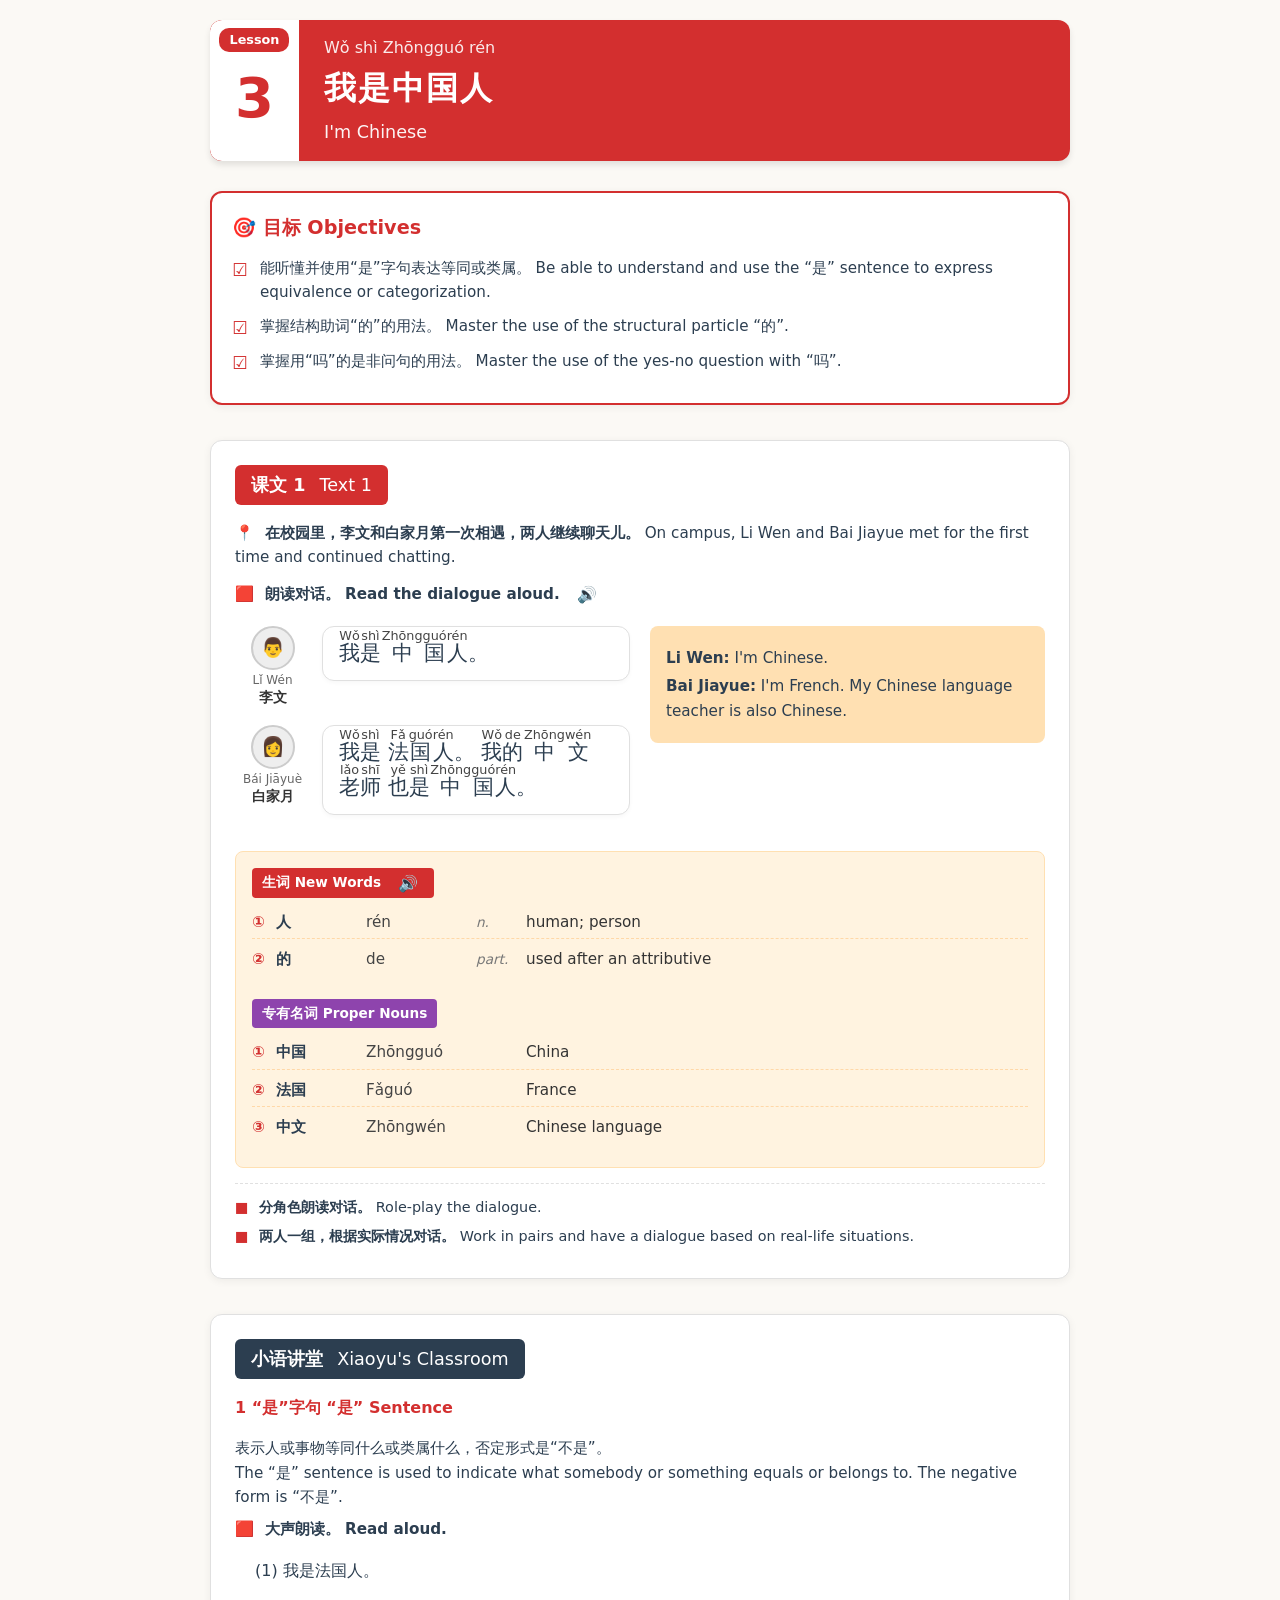
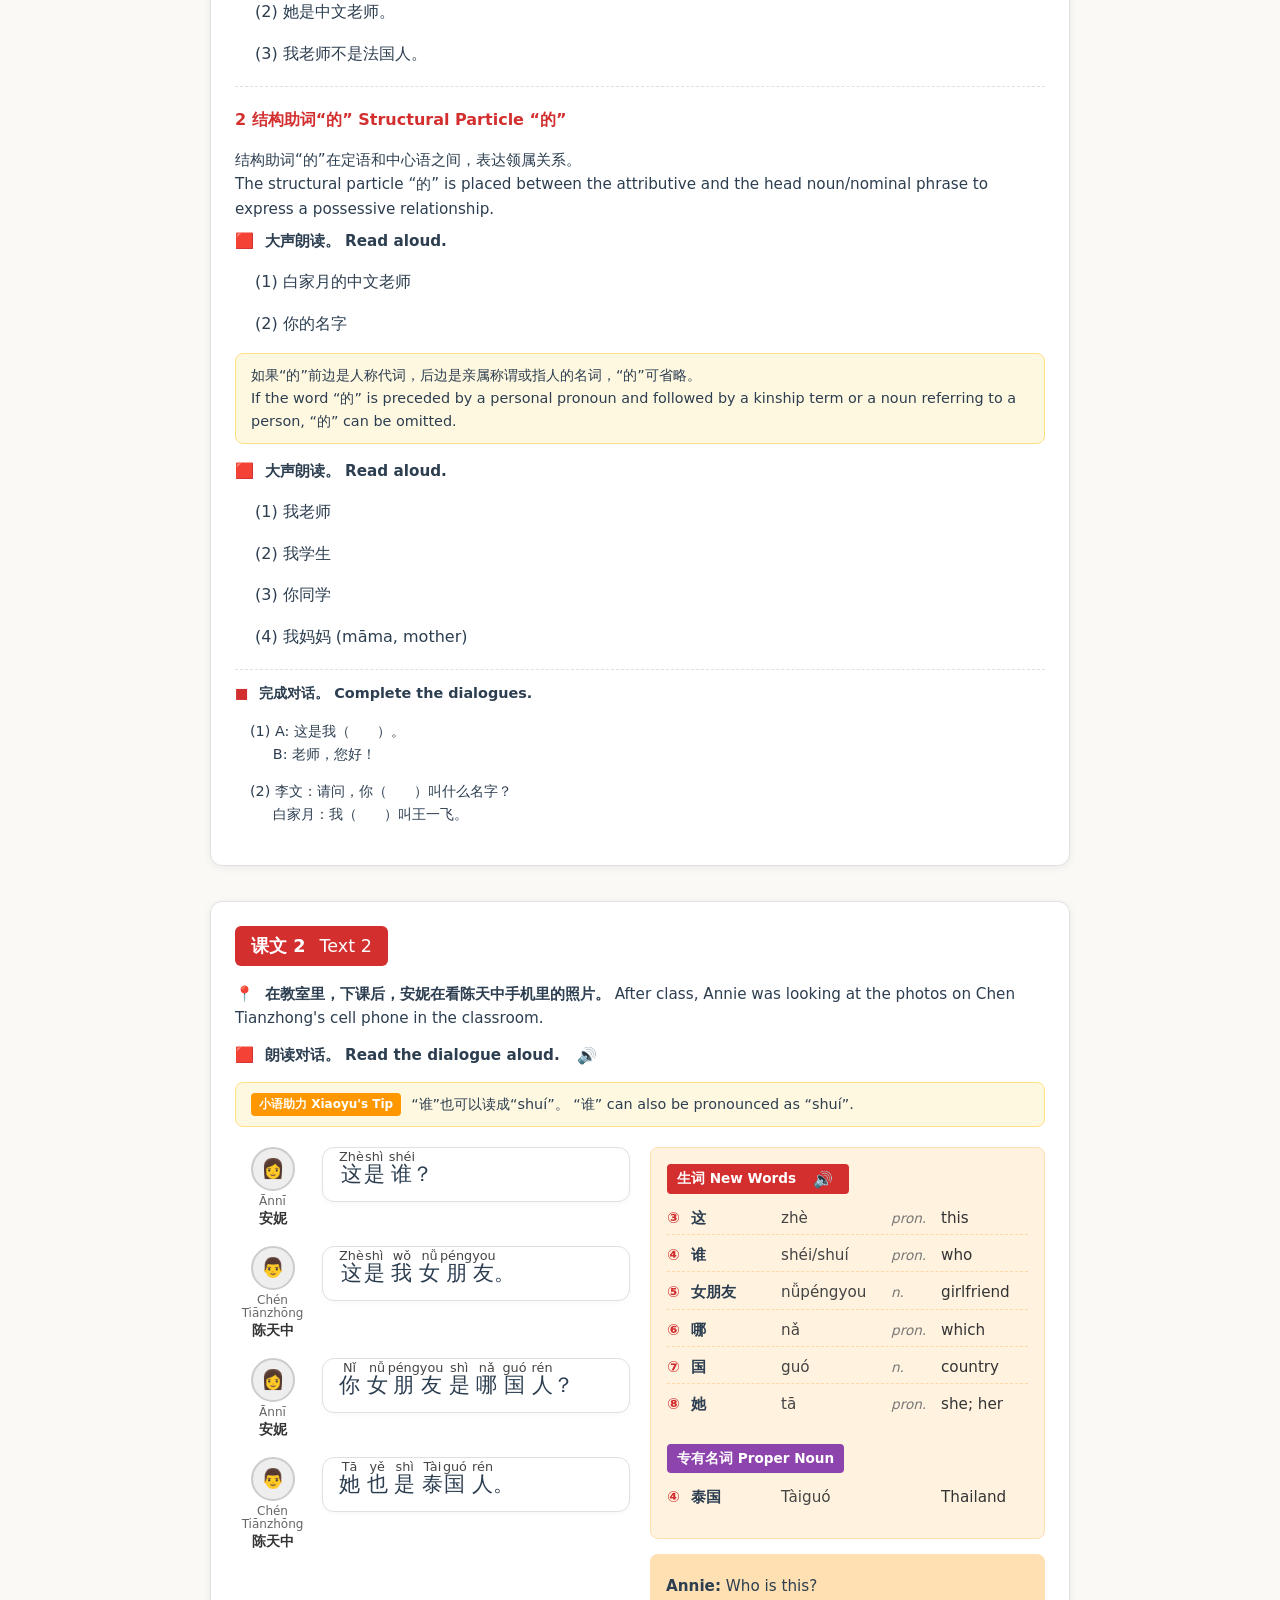
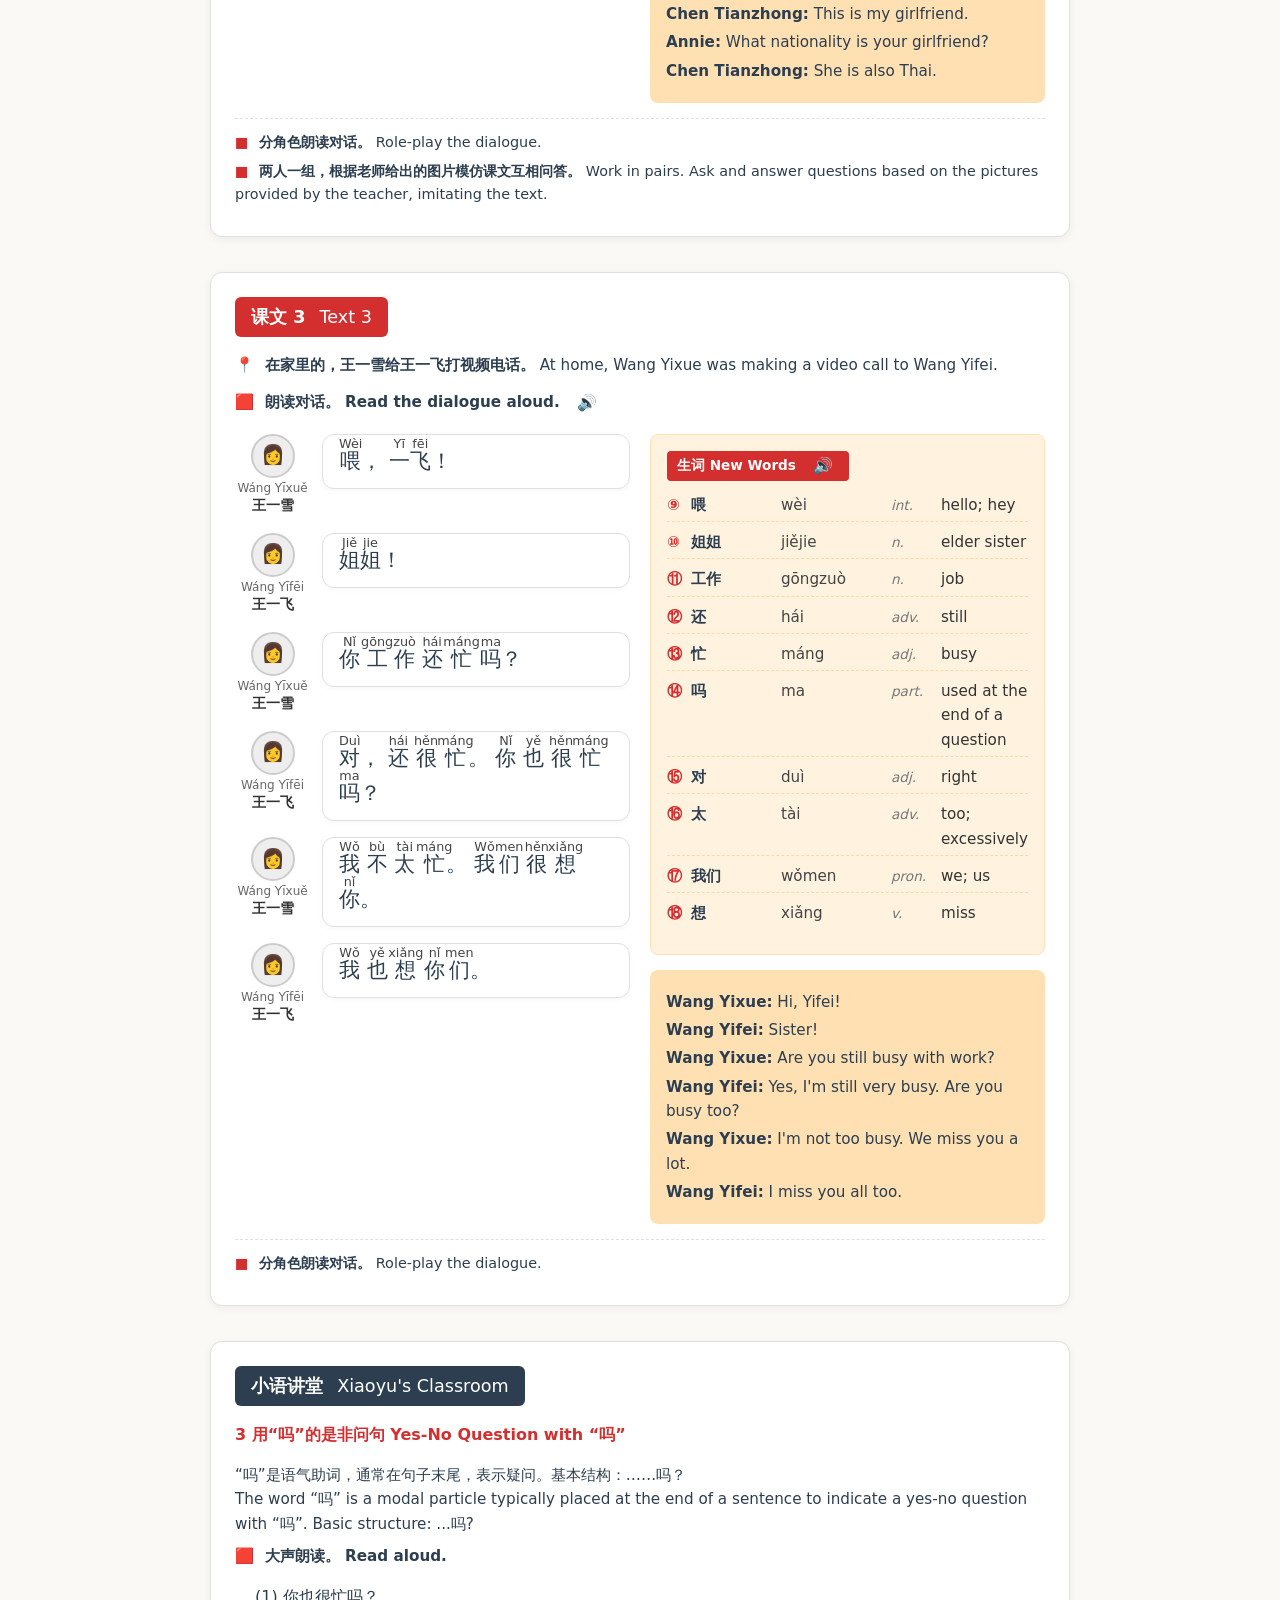
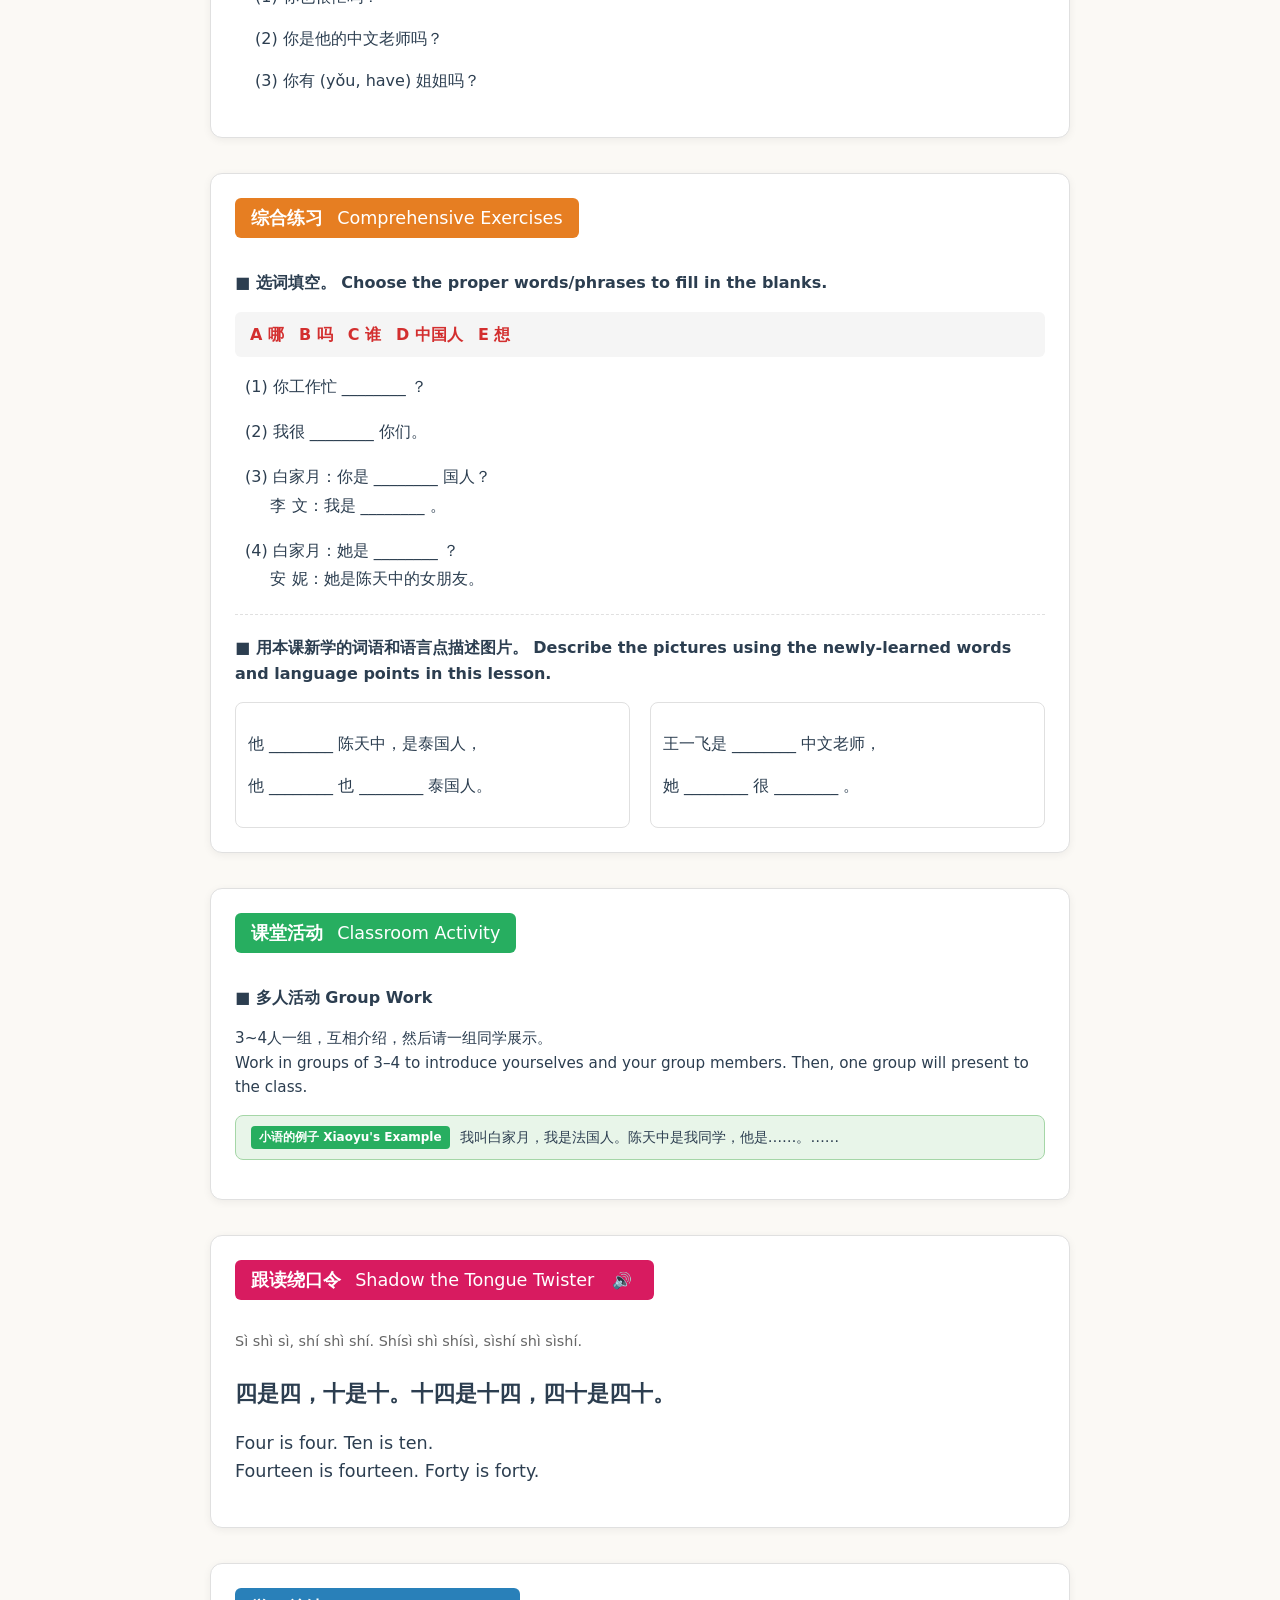
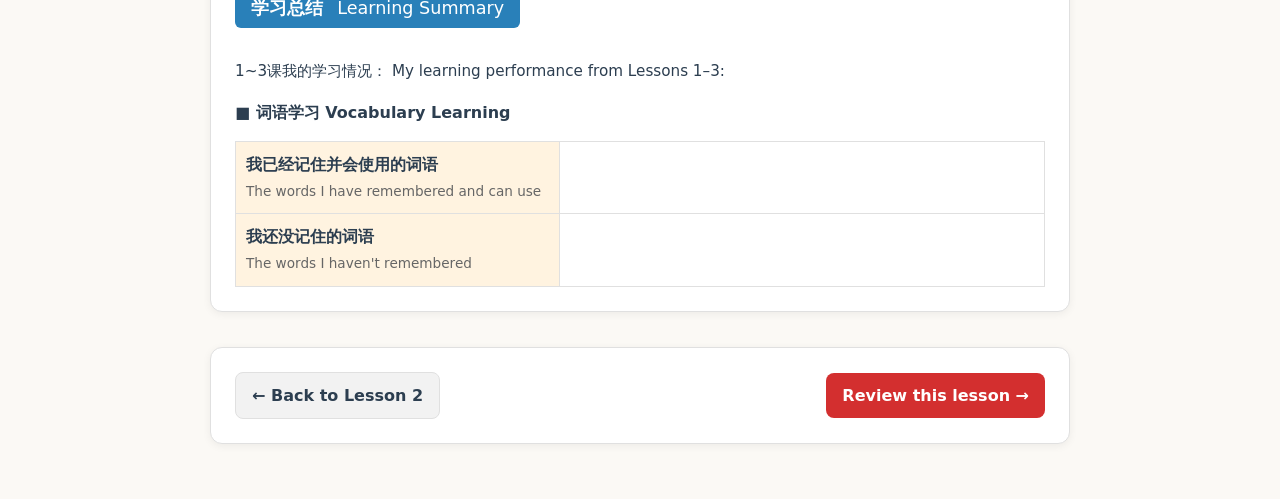
<file: hsk1/lesson3/index.html>
<!DOCTYPE html>
<html lang="zh-Hans">
<head>
    <meta charset="UTF-8">
    <meta name="viewport" content="width=device-width, initial-scale=1.0">
    <meta name="description" content="HSK1 Lesson 3: 我是中国人. Learn how to talk about nationalities, introduce family and friends, and ask questions using 吗 in Chinese.">
    <meta name="keywords" content="HSK1 lesson, 我是中国人, Chinese nationalities, Mandarin beginner grammar, HSK vocabulary">
    <meta name="robots" content="index, follow">
    <meta property="og:title" content="Lesson 3: 我是中国人 — HSK1 Beginner Chinese">
    <meta property="og:description" content="Study HSK1 Lesson 3: 我是中国人 to learn Chinese nationality phrases, possessive particle 的, and basic question grammar.">
    <meta property="og:type" content="article">
    <meta property="og:locale" content="zh_CN">
    <script async src="https://pagead2.googlesyndication.com/pagead/js/adsbygoogle.js?client=ca-pub-5742837209550679" crossorigin="anonymous"></script>
    <title>Lesson 3: 我是中国人</title>
    <style>
        :root {
            --primary-red: #d32f2f;
            --dark-red: #b71c1c;
            --bg-light: #fbf9f5;
            --card-bg: #ffffff;
            --peach-bg: #fff3e0;
            --peach-border: #ffe0b2;
            --text-dark: #2c3e50;
            --border-color: #e0e0e0;
        }

        * {
            box-sizing: border-box;
        }

        body {
            font-family: system-ui, -apple-system, "Segoe UI", Roboto, "Helvetica Neue", Arial, sans-serif;
            background-color: var(--bg-light);
            color: var(--text-dark);
            max-width: 900px;
            margin: 0 auto;
            padding: 20px;
            line-height: 1.6;
        }

        /* Top Banner */
        .lesson-banner {
            display: flex;
            background-color: var(--primary-red);
            color: white;
            border-radius: 12px;
            overflow: hidden;
            margin-bottom: 30px;
            box-shadow: 0 4px 6px rgba(0,0,0,0.1);
        }

        .lesson-number-box {
            background-color: white;
            color: var(--primary-red);
            padding: 15px 25px;
            display: flex;
            flex-direction: column;
            align-items: center;
            justify-content: center;
            border-top-left-radius: 12px;
            border-bottom-left-radius: 12px;
            position: relative;
        }

        .lesson-tag {
            background-color: var(--primary-red);
            color: white;
            padding: 2px 10px;
            border-radius: 10px;
            font-size: 0.8rem;
            font-weight: bold;
            position: absolute;
            top: 8px;
        }

        .lesson-num {
            font-size: 3.5rem;
            font-weight: 900;
            line-height: 1;
            margin-top: 15px;
        }

        .lesson-title-box {
            padding: 15px 25px;
            display: flex;
            flex-direction: column;
            justify-content: center;
        }

        .lesson-title-pinyin {
            font-size: 1rem;
            opacity: 0.9;
            margin-bottom: 2px;
        }

        .lesson-title-zh {
            font-size: 2rem;
            font-weight: bold;
            letter-spacing: 2px;
        }

        .lesson-title-en {
            font-size: 1.1rem;
            opacity: 0.95;
            margin-top: 4px;
        }

        /* Objectives Box */
        .objectives-box {
            background-color: var(--card-bg);
            border: 2px solid var(--primary-red);
            border-radius: 12px;
            padding: 20px;
            margin-bottom: 35px;
            box-shadow: 0 2px 8px rgba(0,0,0,0.06);
        }

        .objectives-header {
            color: var(--primary-red);
            font-size: 1.2rem;
            font-weight: bold;
            margin-bottom: 12px;
            display: flex;
            align-items: center;
            gap: 8px;
        }

        .objectives-list {
            list-style: none;
            padding: 0;
            margin: 0;
        }

        .objectives-list li {
            position: relative;
            padding-left: 28px;
            margin-bottom: 10px;
            font-size: 0.95rem;
        }

        .objectives-list li::before {
            content: "☑";
            position: absolute;
            left: 0;
            color: var(--primary-red);
            font-weight: bold;
            font-size: 1.1rem;
        }

        /* Section Container */
        .text-section {
            background-color: var(--card-bg);
            border-radius: 12px;
            padding: 24px;
            margin-bottom: 35px;
            box-shadow: 0 2px 8px rgba(0,0,0,0.06);
            border: 1px solid var(--border-color);
        }

        /* Section Header */
        .section-header {
            display: inline-block;
            background-color: var(--primary-red);
            color: white;
            padding: 6px 16px;
            border-radius: 6px;
            font-weight: bold;
            font-size: 1.1rem;
            margin-bottom: 16px;
        }

        .section-header .en {
            margin-left: 8px;
            font-weight: normal;
        }

        /* Context & Instruction */
        .context-box, .instruction-box {
            margin-bottom: 12px;
            font-size: 0.95rem;
        }

        .icon {
            margin-right: 6px;
        }

        /* Tip Box */
        .tip-box {
            background-color: #fff8e1;
            border: 1px solid #ffe082;
            border-radius: 8px;
            padding: 10px 15px;
            margin: 15px 0;
            font-size: 0.9rem;
            display: flex;
            align-items: flex-start;
            gap: 10px;
        }

        .tip-badge {
            background-color: #ff9800;
            color: white;
            padding: 2px 8px;
            border-radius: 4px;
            font-size: 0.75rem;
            white-space: nowrap;
            font-weight: bold;
        }

        /* Content Layout Grid */
        .content-grid {
            display: grid;
            grid-template-columns: 1fr 1fr;
            gap: 20px;
            margin-top: 20px;
        }

        @media (max-width: 768px) {
            .content-grid {
                grid-template-columns: 1fr;
            }
        }

        /* Dialogue Box Styling */
        .dialogue-item {
            display: flex;
            align-items: flex-start;
            margin-bottom: 16px;
        }

        .avatar-box {
            text-align: center;
            margin-right: 12px;
            width: 75px;
            flex-shrink: 0;
        }

        .avatar {
            width: 44px;
            height: 44px;
            border-radius: 50%;
            background-color: #eee;
            display: flex;
            align-items: center;
            justify-content: center;
            margin: 0 auto 4px auto;
            font-size: 1.2rem;
            border: 2px solid #ccc;
        }

        .speaker-pinyin {
            font-size: 0.75rem;
            color: #666;
            display: block;
            line-height: 1.1;
        }

        .speaker-name {
            font-size: 0.85rem;
            font-weight: bold;
            color: #333;
            display: block;
        }

        .speech-bubble {
            background-color: #ffffff;
            border: 1px solid var(--border-color);
            border-radius: 12px;
            padding: 10px 16px;
            box-shadow: 0 2px 4px rgba(0,0,0,0.03);
            flex: 1;
            font-size: 1.3rem;
        }

        /* Ruby Pinyin Styling */
        ruby {
            ruby-position: over;
        }

        rt {
            font-size: 0.8rem;
            font-weight: normal;
            color: #444;
        }

        /* Vocabulary Box */
        .vocab-box {
            background-color: var(--peach-bg);
            border: 1px solid var(--peach-border);
            border-radius: 8px;
            padding: 16px;
        }

        .vocab-header {
            background-color: var(--primary-red);
            color: white;
            display: inline-block;
            padding: 4px 10px;
            border-radius: 4px;
            font-weight: bold;
            font-size: 0.85rem;
            margin-bottom: 12px;
        }

        .vocab-list {
            list-style: none;
            padding: 0;
            margin: 0;
        }

        .vocab-item {
            display: flex;
            align-items: baseline;
            margin-bottom: 8px;
            font-size: 0.95rem;
            border-bottom: 1px dashed #ffd8a8;
            padding-bottom: 4px;
        }

        .vocab-item:last-child {
            border-bottom: none;
        }

        .vocab-num {
            width: 24px;
            color: var(--primary-red);
            font-weight: bold;
        }

        .vocab-zh {
            width: 90px;
            font-weight: bold;
        }

        .vocab-py {
            width: 110px;
            color: #444;
        }

        .vocab-pos {
            width: 50px;
            color: #777;
            font-style: italic;
            font-size: 0.85rem;
        }

        .vocab-en {
            flex: 1;
            color: #333;
        }

        /* Translation Box */
        .translation-box {
            background-color: #ffe0b2;
            border-radius: 8px;
            padding: 16px;
            font-size: 0.95rem;
            line-height: 1.6;
        }

        .translation-box p {
            margin: 4px 0;
        }

        /* Grammar List */
        .grammar-item {
            margin-bottom: 20px;
        }

        .grammar-title {
            font-weight: bold;
            color: var(--primary-red);
            margin-bottom: 6px;
        }

        .grammar-desc {
            margin-bottom: 8px;
            font-size: 0.95rem;
        }

        .grammar-examples {
            padding-left: 20px;
            font-size: 1rem;
        }

        /* Practice / Exercises */
        .activities-box {
            margin-top: 15px;
            padding-top: 12px;
            border-top: 1px dashed var(--border-color);
            font-size: 0.9rem;
        }

        .activity-item {
            margin-bottom: 6px;
        }

        .activity-bullet {
            color: var(--primary-red);
            margin-right: 6px;
        }

        /* Audio button */
        .audio-btn {
            background: none;
            border: none;
            cursor: pointer;
            font-size: 1rem;
            margin-left: 6px;
            color: var(--primary-red);
            vertical-align: middle;
        }
        .audio-btn:focus { outline: 2px solid var(--dark-red); outline-offset: 2px; }
        .audio-btn.playing { color: var(--dark-red); }
    </style>
</head>
<body>

    <!-- Lesson Header -->
    <div class="lesson-banner">
        <div class="lesson-number-box">
            <span class="lesson-tag">Lesson</span>
            <span class="lesson-num">3</span>
        </div>
        <div class="lesson-title-box">
            <div class="lesson-title-pinyin">Wǒ shì Zhōngguó rén</div>
            <div class="lesson-title-zh">我是中国人</div>
            <div class="lesson-title-en">I'm Chinese</div>
        </div>
    </div>

    <!-- OBJECTIVES SECTION -->
    <div class="objectives-box">
        <div class="objectives-header">
            🎯 目标 Objectives
        </div>
        <ul class="objectives-list">
            <li>能听懂并使用“是”字句表达等同或类属。 Be able to understand and use the “是” sentence to express equivalence or categorization.</li>
            <li>掌握结构助词“的”的用法。 Master the use of the structural particle “的”.</li>
            <li>掌握用“吗”的是非问句的用法。 Master the use of the yes-no question with “吗”.</li>
        </ul>
    </div>

    <!-- TEXT 1 SECTION -->
    <section class="text-section">
        <div class="section-header">
            课文 1 <span class="en">Text 1</span>
        </div>
        <div class="context-box">
            <span class="icon">📍</span> 
            <strong>在校园里，李文和白家月第一次相遇，两人继续聊天儿。</strong> 
            On campus, Li Wen and Bai Jiayue met for the first time and continued chatting.
        </div>

        <div class="instruction-box">
            <span class="icon">🟥</span> 
            <strong>朗读对话。 Read the dialogue aloud.</strong> <button class="audio-btn" data-track="3-1" aria-label="Play audio 3-1">🔊</button>
        </div>

        <div class="content-grid">
            <div class="dialogue-column">
                <!-- Dialogue 1 -->
                <div class="dialogue-item">
                    <div class="avatar-box">
                        <div class="avatar">👨</div>
                        <span class="speaker-pinyin">Lǐ Wén</span>
                        <span class="speaker-name">李文</span>
                    </div>
                    <div class="speech-bubble">
                        <ruby>我<rt>Wǒ</rt></ruby><ruby>是<rt>shì</rt></ruby>
                        <ruby>中<rt>Zhōng</rt></ruby><ruby>国<rt>guó</rt></ruby><ruby>人<rt>rén</rt></ruby>。
                    </div>
                </div>

                <!-- Dialogue 2 -->
                <div class="dialogue-item">
                    <div class="avatar-box">
                        <div class="avatar">👩</div>
                        <span class="speaker-pinyin">Bái Jiāyuè</span>
                        <span class="speaker-name">白家月</span>
                    </div>
                    <div class="speech-bubble">
                        <ruby>我<rt>Wǒ</rt></ruby><ruby>是<rt>shì</rt></ruby>
                        <ruby>法<rt>Fǎ</rt></ruby><ruby>国<rt>guó</rt></ruby><ruby>人<rt>rén</rt></ruby>。
                        <ruby>我<rt>Wǒ</rt></ruby><ruby>的<rt>de</rt></ruby>
                        <ruby>中<rt>Zhōng</rt></ruby><ruby>文<rt>wén</rt></ruby>
                        <ruby>老<rt>lǎo</rt></ruby><ruby>师<rt>shī</rt></ruby>
                        <ruby>也<rt>yě</rt></ruby><ruby>是<rt>shì</rt></ruby>
                        <ruby>中<rt>Zhōng</rt></ruby><ruby>国<rt>guó</rt></ruby><ruby>人<rt>rén</rt></ruby>。
                    </div>
                </div>
            </div>

            <div class="translation-column">
                <div class="translation-box">
                    <p><strong>Li Wen:</strong> I'm Chinese.</p>
                    <p><strong>Bai Jiayue:</strong> I'm French. My Chinese language teacher is also Chinese.</p>
                </div>
            </div>
        </div>

        <div class="vocab-box" style="margin-top: 20px;">
            <div class="vocab-header">生词 New Words <button class="audio-btn" data-track="3-2" aria-label="Play audio 3-2">🔊</button></div>
            <ul class="vocab-list">
                <li class="vocab-item">
                    <span class="vocab-num">①</span>
                    <span class="vocab-zh">人</span>
                    <span class="vocab-py">rén</span>
                    <span class="vocab-pos">n.</span>
                    <span class="vocab-en">human; person</span>
                </li>
                <li class="vocab-item">
                    <span class="vocab-num">②</span>
                    <span class="vocab-zh">的</span>
                    <span class="vocab-py">de</span>
                    <span class="vocab-pos">part.</span>
                    <span class="vocab-en">used after an attributive</span>
                </li>
            </ul>

            <div class="vocab-header" style="margin-top: 15px; background-color: #8e44ad;">专有名词 Proper Nouns</div>
            <ul class="vocab-list">
                <li class="vocab-item">
                    <span class="vocab-num">①</span>
                    <span class="vocab-zh">中国</span>
                    <span class="vocab-py">Zhōngguó</span>
                    <span class="vocab-pos"></span>
                    <span class="vocab-en">China</span>
                </li>
                <li class="vocab-item">
                    <span class="vocab-num">②</span>
                    <span class="vocab-zh">法国</span>
                    <span class="vocab-py">Fǎguó</span>
                    <span class="vocab-pos"></span>
                    <span class="vocab-en">France</span>
                </li>
                <li class="vocab-item">
                    <span class="vocab-num">③</span>
                    <span class="vocab-zh">中文</span>
                    <span class="vocab-py">Zhōngwén</span>
                    <span class="vocab-pos"></span>
                    <span class="vocab-en">Chinese language</span>
                </li>
            </ul>
        </div>

        <div class="activities-box">
            <div class="activity-item"><span class="activity-bullet">■</span> <strong>分角色朗读对话。</strong> Role-play the dialogue.</div>
            <div class="activity-item"><span class="activity-bullet">■</span> <strong>两人一组，根据实际情况对话。</strong> Work in pairs and have a dialogue based on real-life situations.</div>
        </div>
    </section>

    <!-- XIAOYU'S CLASSROOM 1 & 2 -->
    <section class="text-section">
        <div class="section-header" style="background-color: #2c3e50;">
            小语讲堂 <span class="en">Xiaoyu's Classroom</span>
        </div>

        <!-- Point 1 -->
        <div class="grammar-item">
            <div class="grammar-title">1 “是”字句 “是” Sentence</div>
            <p class="grammar-desc">
                表示人或事物等同什么或类属什么，否定形式是“不是”。<br>
                The “是” sentence is used to indicate what somebody or something equals or belongs to. The negative form is “不是”.
            </p>
            <div class="instruction-box">
                <span class="icon">🟥</span> <strong>大声朗读。 Read aloud.</strong>
            </div>
            <div class="grammar-examples">
                <p>(1) 我是法国人。</p>
                <p>(2) 她是中文老师。</p>
                <p>(3) 我老师不是法国人。</p>
            </div>
        </div>

        <hr style="border: 0; border-top: 1px dashed var(--border-color); margin: 20px 0;">

        <!-- Point 2 -->
        <div class="grammar-item">
            <div class="grammar-title">2 结构助词“的” Structural Particle “的”</div>
            <p class="grammar-desc">
                结构助词“的”在定语和中心语之间，表达领属关系。<br>
                The structural particle “的” is placed between the attributive and the head noun/nominal phrase to express a possessive relationship.
            </p>
            <div class="instruction-box">
                <span class="icon">🟥</span> <strong>大声朗读。 Read aloud.</strong>
            </div>
            <div class="grammar-examples">
                <p>(1) 白家月的中文老师</p>
                <p>(2) 你的名字</p>
            </div>
            <div class="tip-box" style="margin-top: 10px;">
                <div>
                    如果“的”前边是人称代词，后边是亲属称谓或指人的名词，“的”可省略。<br>
                    If the word “的” is preceded by a personal pronoun and followed by a kinship term or a noun referring to a person, “的” can be omitted.
                </div>
            </div>
            <div class="instruction-box" style="margin-top: 10px;">
                <span class="icon">🟥</span> <strong>大声朗读。 Read aloud.</strong>
            </div>
            <div class="grammar-examples">
                <p>(1) 我老师</p>
                <p>(2) 我学生</p>
                <p>(3) 你同学</p>
                <p>(4) 我妈妈 (māma, mother)</p>
            </div>
        </div>

        <div class="activities-box" style="margin-top: 20px;">
            <div class="activity-item"><span class="activity-bullet">■</span> <strong>完成对话。 Complete the dialogues.</strong></div>
            <div style="padding-left: 15px; margin-top: 8px;">
                <p>(1) A: 这是我（ &nbsp;&nbsp;&nbsp;&nbsp; ）。<br>&nbsp;&nbsp;&nbsp;&nbsp;&nbsp;B: 老师，您好！</p>
                <p>(2) 李文：请问，你（ &nbsp;&nbsp;&nbsp;&nbsp; ）叫什么名字？<br>&nbsp;&nbsp;&nbsp;&nbsp;&nbsp;白家月：我（ &nbsp;&nbsp;&nbsp;&nbsp; ）叫王一飞。</p>
            </div>
        </div>
    </section>

    <!-- TEXT 2 SECTION -->
    <section class="text-section">
        <div class="section-header">
            课文 2 <span class="en">Text 2</span>
        </div>

        <div class="context-box">
            <span class="icon">📍</span> 
            <strong>在教室里，下课后，安妮在看陈天中手机里的照片。</strong> 
            After class, Annie was looking at the photos on Chen Tianzhong's cell phone in the classroom.
        </div>

        <div class="instruction-box">
            <span class="icon">🟥</span> 
            <strong>朗读对话。 Read the dialogue aloud.</strong> <button class="audio-btn" data-track="3-3" aria-label="Play audio 3-3">🔊</button>
        </div>

        <div class="tip-box">
            <span class="tip-badge">小语助力 Xiaoyu's Tip</span>
            <div>
                “谁”也可以读成“shuí”。 “谁” can also be pronounced as “shuí”.
            </div>
        </div>

        <div class="content-grid">
            <div class="dialogue-column">
                <!-- Dialogue 1 -->
                <div class="dialogue-item">
                    <div class="avatar-box">
                        <div class="avatar">👩</div>
                        <span class="speaker-pinyin">Ānnī</span>
                        <span class="speaker-name">安妮</span>
                    </div>
                    <div class="speech-bubble">
                        <ruby>这<rt>Zhè</rt></ruby><ruby>是<rt>shì</rt></ruby>
                        <ruby>谁<rt>shéi</rt></ruby>？
                    </div>
                </div>

                <!-- Dialogue 2 -->
                <div class="dialogue-item">
                    <div class="avatar-box">
                        <div class="avatar">👨</div>
                        <span class="speaker-pinyin">Chén Tiānzhōng</span>
                        <span class="speaker-name">陈天中</span>
                    </div>
                    <div class="speech-bubble">
                        <ruby>这<rt>Zhè</rt></ruby><ruby>是<rt>shì</rt></ruby>
                        <ruby>我<rt>wǒ</rt></ruby>
                        <ruby>女<rt>nǚ</rt></ruby><ruby>朋<rt>péng</rt></ruby><ruby>友<rt>you</rt></ruby>。
                    </div>
                </div>

                <!-- Dialogue 3 -->
                <div class="dialogue-item">
                    <div class="avatar-box">
                        <div class="avatar">👩</div>
                        <span class="speaker-pinyin">Ānnī</span>
                        <span class="speaker-name">安妮</span>
                    </div>
                    <div class="speech-bubble">
                        <ruby>你<rt>Nǐ</rt></ruby>
                        <ruby>女<rt>nǚ</rt></ruby><ruby>朋<rt>péng</rt></ruby><ruby>友<rt>you</rt></ruby>
                        <ruby>是<rt>shì</rt></ruby>
                        <ruby>哪<rt>nǎ</rt></ruby>
                        <ruby>国<rt>guó</rt></ruby>
                        <ruby>人<rt>rén</rt></ruby>？
                    </div>
                </div>

                <!-- Dialogue 4 -->
                <div class="dialogue-item">
                    <div class="avatar-box">
                        <div class="avatar">👨</div>
                        <span class="speaker-pinyin">Chén Tiānzhōng</span>
                        <span class="speaker-name">陈天中</span>
                    </div>
                    <div class="speech-bubble">
                        <ruby>她<rt>Tā</rt></ruby>
                        <ruby>也<rt>yě</rt></ruby>
                        <ruby>是<rt>shì</rt></ruby>
                        <ruby>泰<rt>Tài</rt></ruby><ruby>国<rt>guó</rt></ruby>
                        <ruby>人<rt>rén</rt></ruby>。
                    </div>
                </div>
            </div>

            <div class="vocab-column">
                <div class="vocab-box">
                    <div class="vocab-header">生词 New Words <button class="audio-btn" data-track="3-4" aria-label="Play audio 3-4">🔊</button></div>
                    <ul class="vocab-list">
                        <li class="vocab-item">
                            <span class="vocab-num">③</span>
                            <span class="vocab-zh">这</span>
                            <span class="vocab-py">zhè</span>
                            <span class="vocab-pos">pron.</span>
                            <span class="vocab-en">this</span>
                        </li>
                        <li class="vocab-item">
                            <span class="vocab-num">④</span>
                            <span class="vocab-zh">谁</span>
                            <span class="vocab-py">shéi/shuí</span>
                            <span class="vocab-pos">pron.</span>
                            <span class="vocab-en">who</span>
                        </li>
                        <li class="vocab-item">
                            <span class="vocab-num">⑤</span>
                            <span class="vocab-zh">女朋友</span>
                            <span class="vocab-py">nǚpéngyou</span>
                            <span class="vocab-pos">n.</span>
                            <span class="vocab-en">girlfriend</span>
                        </li>
                        <li class="vocab-item">
                            <span class="vocab-num">⑥</span>
                            <span class="vocab-zh">哪</span>
                            <span class="vocab-py">nǎ</span>
                            <span class="vocab-pos">pron.</span>
                            <span class="vocab-en">which</span>
                        </li>
                        <li class="vocab-item">
                            <span class="vocab-num">⑦</span>
                            <span class="vocab-zh">国</span>
                            <span class="vocab-py">guó</span>
                            <span class="vocab-pos">n.</span>
                            <span class="vocab-en">country</span>
                        </li>
                        <li class="vocab-item">
                            <span class="vocab-num">⑧</span>
                            <span class="vocab-zh">她</span>
                            <span class="vocab-py">tā</span>
                            <span class="vocab-pos">pron.</span>
                            <span class="vocab-en">she; her</span>
                        </li>
                    </ul>

                    <div class="vocab-header" style="margin-top: 15px; background-color: #8e44ad;">专有名词 Proper Noun</div>
                    <ul class="vocab-list">
                        <li class="vocab-item">
                            <span class="vocab-num">④</span>
                            <span class="vocab-zh">泰国</span>
                            <span class="vocab-py">Tàiguó</span>
                            <span class="vocab-pos"></span>
                            <span class="vocab-en">Thailand</span>
                        </li>
                    </ul>
                </div>

                <div class="translation-box" style="margin-top: 15px;">
                    <p><strong>Annie:</strong> Who is this?</p>
                    <p><strong>Chen Tianzhong:</strong> This is my girlfriend.</p>
                    <p><strong>Annie:</strong> What nationality is your girlfriend?</p>
                    <p><strong>Chen Tianzhong:</strong> She is also Thai.</p>
                </div>
            </div>
        </div>

        <div class="activities-box">
            <div class="activity-item"><span class="activity-bullet">■</span> <strong>分角色朗读对话。</strong> Role-play the dialogue.</div>
            <div class="activity-item"><span class="activity-bullet">■</span> <strong>两人一组，根据老师给出的图片模仿课文互相问答。</strong> Work in pairs. Ask and answer questions based on the pictures provided by the teacher, imitating the text.</div>
        </div>
    </section>

    <!-- TEXT 3 SECTION -->
    <section class="text-section">
        <div class="section-header">
            课文 3 <span class="en">Text 3</span>
        </div>

        <div class="context-box">
            <span class="icon">📍</span> 
            <strong>在家里的，王一雪给王一飞打视频电话。</strong> 
            At home, Wang Yixue was making a video call to Wang Yifei.
        </div>

        <div class="instruction-box">
            <span class="icon">🟥</span> 
            <strong>朗读对话。 Read the dialogue aloud.</strong> <button class="audio-btn" data-track="3-5" aria-label="Play audio 3-5">🔊</button>
        </div>

        <div class="content-grid">
            <div class="dialogue-column">
                <!-- Dialogue 1 -->
                <div class="dialogue-item">
                    <div class="avatar-box">
                        <div class="avatar">👩</div>
                        <span class="speaker-pinyin">Wáng Yīxuě</span>
                        <span class="speaker-name">王一雪</span>
                    </div>
                    <div class="speech-bubble">
                        <ruby>喂<rt>Wèi</rt></ruby>，
                        <ruby>一<rt>Yī</rt></ruby><ruby>飞<rt>fēi</rt></ruby>！
                    </div>
                </div>

                <!-- Dialogue 2 -->
                <div class="dialogue-item">
                    <div class="avatar-box">
                        <div class="avatar">👩</div>
                        <span class="speaker-pinyin">Wáng Yīfēi</span>
                        <span class="speaker-name">王一飞</span>
                    </div>
                    <div class="speech-bubble">
                        <ruby>姐<rt>Jiě</rt></ruby><ruby>姐<rt>jie</rt></ruby>！
                    </div>
                </div>

                <!-- Dialogue 3 -->
                <div class="dialogue-item">
                    <div class="avatar-box">
                        <div class="avatar">👩</div>
                        <span class="speaker-pinyin">Wáng Yīxuě</span>
                        <span class="speaker-name">王一雪</span>
                    </div>
                    <div class="speech-bubble">
                        <ruby>你<rt>Nǐ</rt></ruby>
                        <ruby>工<rt>gōng</rt></ruby><ruby>作<rt>zuò</rt></ruby>
                        <ruby>还<rt>hái</rt></ruby>
                        <ruby>忙<rt>máng</rt></ruby>
                        <ruby>吗<rt>ma</rt></ruby>？
                    </div>
                </div>

                <!-- Dialogue 4 -->
                <div class="dialogue-item">
                    <div class="avatar-box">
                        <div class="avatar">👩</div>
                        <span class="speaker-pinyin">Wáng Yīfēi</span>
                        <span class="speaker-name">王一飞</span>
                    </div>
                    <div class="speech-bubble">
                        <ruby>对<rt>Duì</rt></ruby>，
                        <ruby>还<rt>hái</rt></ruby>
                        <ruby>很<rt>hěn</rt></ruby>
                        <ruby>忙<rt>máng</rt></ruby>。
                        <ruby>你<rt>Nǐ</rt></ruby>
                        <ruby>也<rt>yě</rt></ruby>
                        <ruby>很<rt>hěn</rt></ruby>
                        <ruby>忙<rt>máng</rt></ruby>
                        <ruby>吗<rt>ma</rt></ruby>？
                    </div>
                </div>

                <!-- Dialogue 5 -->
                <div class="dialogue-item">
                    <div class="avatar-box">
                        <div class="avatar">👩</div>
                        <span class="speaker-pinyin">Wáng Yīxuě</span>
                        <span class="speaker-name">王一雪</span>
                    </div>
                    <div class="speech-bubble">
                        <ruby>我<rt>Wǒ</rt></ruby>
                        <ruby>不<rt>bù</rt></ruby>
                        <ruby>太<rt>tài</rt></ruby>
                        <ruby>忙<rt>máng</rt></ruby>。
                        <ruby>我<rt>Wǒ</rt></ruby><ruby>们<rt>men</rt></ruby>
                        <ruby>很<rt>hěn</rt></ruby>
                        <ruby>想<rt>xiǎng</rt></ruby>
                        <ruby>你<rt>nǐ</rt></ruby>。
                    </div>
                </div>

                <!-- Dialogue 6 -->
                <div class="dialogue-item">
                    <div class="avatar-box">
                        <div class="avatar">👩</div>
                        <span class="speaker-pinyin">Wáng Yīfēi</span>
                        <span class="speaker-name">王一飞</span>
                    </div>
                    <div class="speech-bubble">
                        <ruby>我<rt>Wǒ</rt></ruby>
                        <ruby>也<rt>yě</rt></ruby>
                        <ruby>想<rt>xiǎng</rt></ruby>
                        <ruby>你<rt>nǐ</rt></ruby><ruby>们<rt>men</rt></ruby>。
                    </div>
                </div>
            </div>

            <div class="vocab-column">
                <div class="vocab-box">
                    <div class="vocab-header">生词 New Words <button class="audio-btn" data-track="3-6" aria-label="Play audio 3-6">🔊</button></div>
                    <ul class="vocab-list">
                        <li class="vocab-item">
                            <span class="vocab-num">⑨</span>
                            <span class="vocab-zh">喂</span>
                            <span class="vocab-py">wèi</span>
                            <span class="vocab-pos">int.</span>
                            <span class="vocab-en">hello; hey</span>
                        </li>
                        <li class="vocab-item">
                            <span class="vocab-num">⑩</span>
                            <span class="vocab-zh">姐姐</span>
                            <span class="vocab-py">jiějie</span>
                            <span class="vocab-pos">n.</span>
                            <span class="vocab-en">elder sister</span>
                        </li>
                        <li class="vocab-item">
                            <span class="vocab-num">⑪</span>
                            <span class="vocab-zh">工作</span>
                            <span class="vocab-py">gōngzuò</span>
                            <span class="vocab-pos">n.</span>
                            <span class="vocab-en">job</span>
                        </li>
                        <li class="vocab-item">
                            <span class="vocab-num">⑫</span>
                            <span class="vocab-zh">还</span>
                            <span class="vocab-py">hái</span>
                            <span class="vocab-pos">adv.</span>
                            <span class="vocab-en">still</span>
                        </li>
                        <li class="vocab-item">
                            <span class="vocab-num">⑬</span>
                            <span class="vocab-zh">忙</span>
                            <span class="vocab-py">máng</span>
                            <span class="vocab-pos">adj.</span>
                            <span class="vocab-en">busy</span>
                        </li>
                        <li class="vocab-item">
                            <span class="vocab-num">⑭</span>
                            <span class="vocab-zh">吗</span>
                            <span class="vocab-py">ma</span>
                            <span class="vocab-pos">part.</span>
                            <span class="vocab-en">used at the end of a question</span>
                        </li>
                        <li class="vocab-item">
                            <span class="vocab-num">⑮</span>
                            <span class="vocab-zh">对</span>
                            <span class="vocab-py">duì</span>
                            <span class="vocab-pos">adj.</span>
                            <span class="vocab-en">right</span>
                        </li>
                        <li class="vocab-item">
                            <span class="vocab-num">⑯</span>
                            <span class="vocab-zh">太</span>
                            <span class="vocab-py">tài</span>
                            <span class="vocab-pos">adv.</span>
                            <span class="vocab-en">too; excessively</span>
                        </li>
                        <li class="vocab-item">
                            <span class="vocab-num">⑰</span>
                            <span class="vocab-zh">我们</span>
                            <span class="vocab-py">wǒmen</span>
                            <span class="vocab-pos">pron.</span>
                            <span class="vocab-en">we; us</span>
                        </li>
                        <li class="vocab-item">
                            <span class="vocab-num">⑱</span>
                            <span class="vocab-zh">想</span>
                            <span class="vocab-py">xiǎng</span>
                            <span class="vocab-pos">v.</span>
                            <span class="vocab-en">miss</span>
                        </li>
                    </ul>
                </div>

                <div class="translation-box" style="margin-top: 15px;">
                    <p><strong>Wang Yixue:</strong> Hi, Yifei!</p>
                    <p><strong>Wang Yifei:</strong> Sister!</p>
                    <p><strong>Wang Yixue:</strong> Are you still busy with work?</p>
                    <p><strong>Wang Yifei:</strong> Yes, I'm still very busy. Are you busy too?</p>
                    <p><strong>Wang Yixue:</strong> I'm not too busy. We miss you a lot.</p>
                    <p><strong>Wang Yifei:</strong> I miss you all too.</p>
                </div>
            </div>
        </div>

        <div class="activities-box">
            <div class="activity-item"><span class="activity-bullet">■</span> <strong>分角色朗读对话。</strong> Role-play the dialogue.</div>
        </div>
    </section>

    <!-- XIAOYU'S CLASSROOM 3 -->
    <section class="text-section">
        <div class="section-header" style="background-color: #2c3e50;">
            小语讲堂 <span class="en">Xiaoyu's Classroom</span>
        </div>
        <div class="grammar-item">
            <div class="grammar-title">3 用“吗”的是非问句 Yes-No Question with “吗”</div>
            <p class="grammar-desc">
                “吗”是语气助词，通常在句子末尾，表示疑问。基本结构：……吗？<br>
                The word “吗” is a modal particle typically placed at the end of a sentence to indicate a yes-no question with “吗”. Basic structure: ...吗?
            </p>
            <div class="instruction-box">
                <span class="icon">🟥</span> <strong>大声朗读。 Read aloud.</strong>
            </div>
            <div class="grammar-examples">
                <p>(1) 你也很忙吗？</p>
                <p>(2) 你是他的中文老师吗？</p>
                <p>(3) 你有 (yǒu, have) 姐姐吗？</p>
            </div>
        </div>
    </section>

    <!-- COMPREHENSIVE EXERCISES SECTION -->
    <section class="text-section">
        <div class="section-header" style="background-color: #e67e22;">
            综合练习 <span class="en">Comprehensive Exercises</span>
        </div>

        <div style="margin-bottom: 20px;">
            <p><strong>■ 选词填空。 Choose the proper words/phrases to fill in the blanks.</strong></p>
            <div style="display: flex; gap: 15px; background: #f5f5f5; padding: 10px 15px; border-radius: 6px; font-weight: bold; margin-bottom: 12px; color: var(--primary-red);">
                <span>A 哪</span>
                <span>B 吗</span>
                <span>C 谁</span>
                <span>D 中国人</span>
                <span>E 想</span>
            </div>
            <div style="padding-left: 10px; line-height: 1.8;">
                <p>(1) 你工作忙 ________ ？</p>
                <p>(2) 我很 ________ 你们。</p>
                <p>(3) 白家月：你是 ________ 国人？<br>&nbsp;&nbsp;&nbsp;&nbsp;&nbsp;李 文：我是 ________ 。</p>
                <p>(4) 白家月：她是 ________ ？<br>&nbsp;&nbsp;&nbsp;&nbsp;&nbsp;安 妮：她是陈天中的女朋友。</p>
            </div>
        </div>

        <hr style="border: 0; border-top: 1px dashed var(--border-color); margin: 20px 0;">

        <div>
            <p><strong>■ 用本课新学的词语和语言点描述图片。 Describe the pictures using the newly-learned words and language points in this lesson.</strong></p>
            <div class="content-grid" style="margin-top: 10px;">
                <div style="border: 1px solid var(--border-color); padding: 12px; border-radius: 8px;">
                    <p>他 ________ 陈天中，是泰国人，</p>
                    <p>他 ________ 也 ________ 泰国人。</p>
                </div>
                <div style="border: 1px solid var(--border-color); padding: 12px; border-radius: 8px;">
                    <p>王一飞是 ________ 中文老师，</p>
                    <p>她 ________ 很 ________ 。</p>
                </div>
            </div>
        </div>
    </section>

    <!-- CLASSROOM ACTIVITY SECTION -->
    <section class="text-section">
        <div class="section-header" style="background-color: #27ae60;">
            课堂活动 <span class="en">Classroom Activity</span>
        </div>
        <p><strong>■ 多人活动 Group Work</strong></p>
        <p style="font-size: 0.95rem;">
            3~4人一组，互相介绍，然后请一组同学展示。<br>
            Work in groups of 3–4 to introduce yourselves and your group members. Then, one group will present to the class.
        </p>
        <div class="tip-box" style="background-color: #e8f5e9; border-color: #a5d6a7;">
            <span class="tip-badge" style="background-color: #27ae60;">小语的例子 Xiaoyu's Example</span>
            <div>
                我叫白家月，我是法国人。陈天中是我同学，他是……。……
            </div>
        </div>
    </section>

    <!-- TONGUE TWISTER -->
    <section class="text-section">
        <div class="section-header" style="background-color: #d81b60;">
            跟读绕口令 <span class="en">Shadow the Tongue Twister</span> <button class="audio-btn" data-track="3-7" aria-label="Play audio 3-7" style="color: white;">🔊</button>
        </div>
        <div style="font-size: 1.1rem; margin-top: 10px;">
            <p style="color: #666; font-size: 0.9rem; margin-bottom: 4px;">Sì shì sì, shí shì shí. Shísì shì shísì, sìshí shì sìshí.</p>
            <p style="font-size: 1.4rem; font-weight: bold; margin-bottom: 8px;">四是四，十是十。十四是十四，四十是四十。</p>
            <p>Four is four. Ten is ten.<br>Fourteen is fourteen. Forty is forty.</p>
        </div>
    </section>

    <!-- LEARNING SUMMARY SECTION -->
    <section class="text-section">
        <div class="section-header" style="background-color: #2980b9;">
            学习总结 <span class="en">Learning Summary</span>
        </div>
        <p style="font-size: 0.95rem;">1~3课我的学习情况： My learning performance from Lessons 1–3:</p>
        
        <div style="margin-top: 15px;">
            <p><strong>■ 词语学习 Vocabulary Learning</strong></p>
            <table style="width: 100%; border-collapse: collapse; margin-top: 8px;">
                <tr>
                    <td style="border: 1px solid var(--border-color); padding: 10px; background-color: var(--peach-bg); width: 40%;">
                        <strong>我已经记住并会使用的词语</strong><br>
                        <span style="font-size: 0.85rem; color: #666;">The words I have remembered and can use</span>
                    </td>
                    <td style="border: 1px solid var(--border-color); padding: 10px;"></td>
                </tr>
                <tr>
                    <td style="border: 1px solid var(--border-color); padding: 10px; background-color: var(--peach-bg);">
                        <strong>我还没记住的词语</strong><br>
                        <span style="font-size: 0.85rem; color: #666;">The words I haven't remembered</span>
                    </td>
                    <td style="border: 1px solid var(--border-color); padding: 10px;"></td>
                </tr>
            </table>
        </div>
    </section>

    <!-- NAVIGATION FOOTER -->
    <div class="text-section" style="margin-top: 18px;">
        <div class="lesson-nav" style="display:flex; justify-content:space-between; align-items:center; gap:12px;">
            <a href="../lesson2/index.html" style="display:inline-block; background-color:#f2f2f2; color:var(--text-dark); padding:10px 16px; border-radius:8px; text-decoration:none; font-weight:600; border:1px solid var(--border-color);">← Back to Lesson 2</a>
            <a href="review.html" style="display:inline-block; background-color:var(--primary-red); color:white; padding:10px 16px; border-radius:8px; text-decoration:none; font-weight:600;">Review this lesson →</a>
        </div>
    </div>

<script>
document.addEventListener('DOMContentLoaded', function(){
    const audioPlayer = new Audio();
    let currentBtn = null;
    function getSrc(track){
        const parts = track.split('-');
        const a = parts[0] || '';
        const b = parts[1] || '';
        const pad = ('0'+a).slice(-2);
        return `audio/${pad}-${b}.mp3`;
    }

    document.querySelectorAll('.audio-btn').forEach(btn => {
        btn.addEventListener('click', () => {
            const track = btn.dataset.track;
            const src = getSrc(track);
            if (audioPlayer.src && audioPlayer.src.includes(src) && !audioPlayer.paused) {
                audioPlayer.pause();
                btn.classList.remove('playing');
            } else {
                if (currentBtn) currentBtn.classList.remove('playing');
                audioPlayer.src = src;
                audioPlayer.play();
                btn.classList.add('playing');
                currentBtn = btn;
            }
        });
    });

    audioPlayer.addEventListener('ended', () => {
        if (currentBtn) currentBtn.classList.remove('playing');
    });
});
</script>
</body>
</html>
</file>
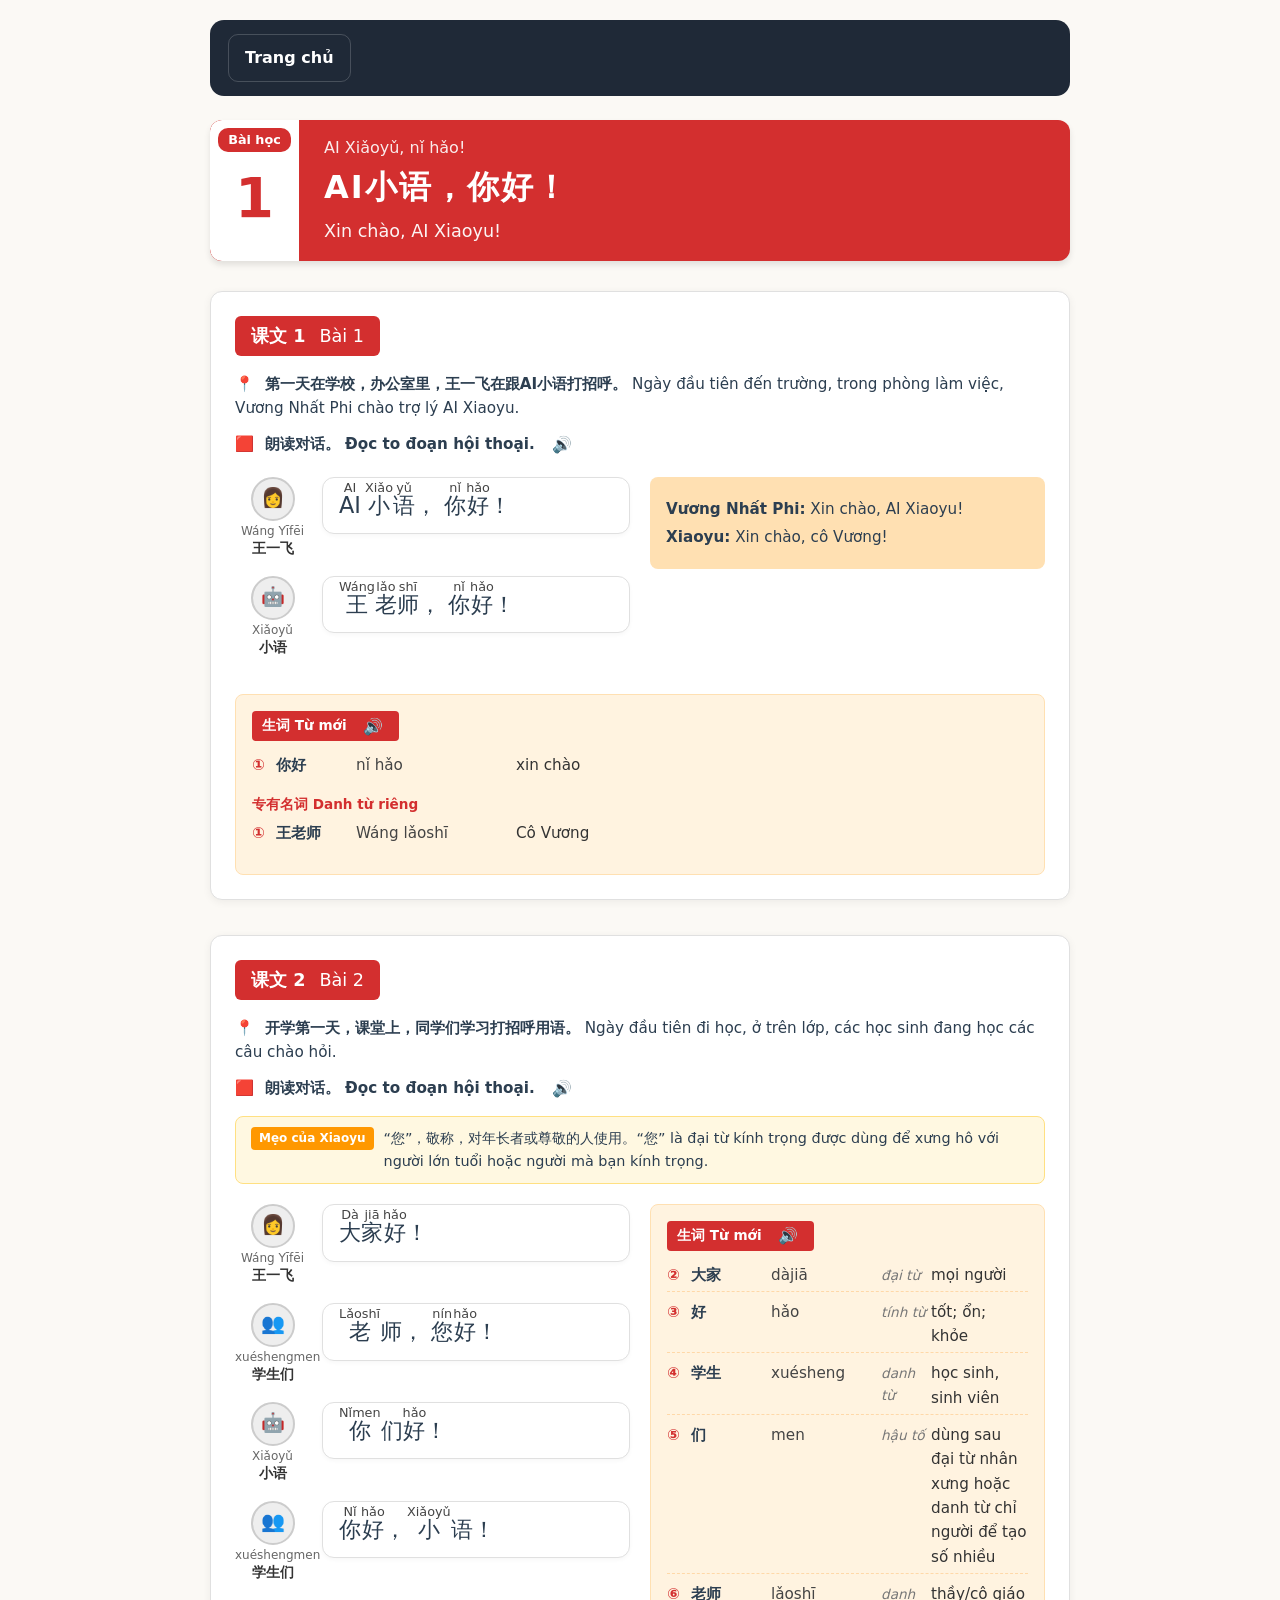
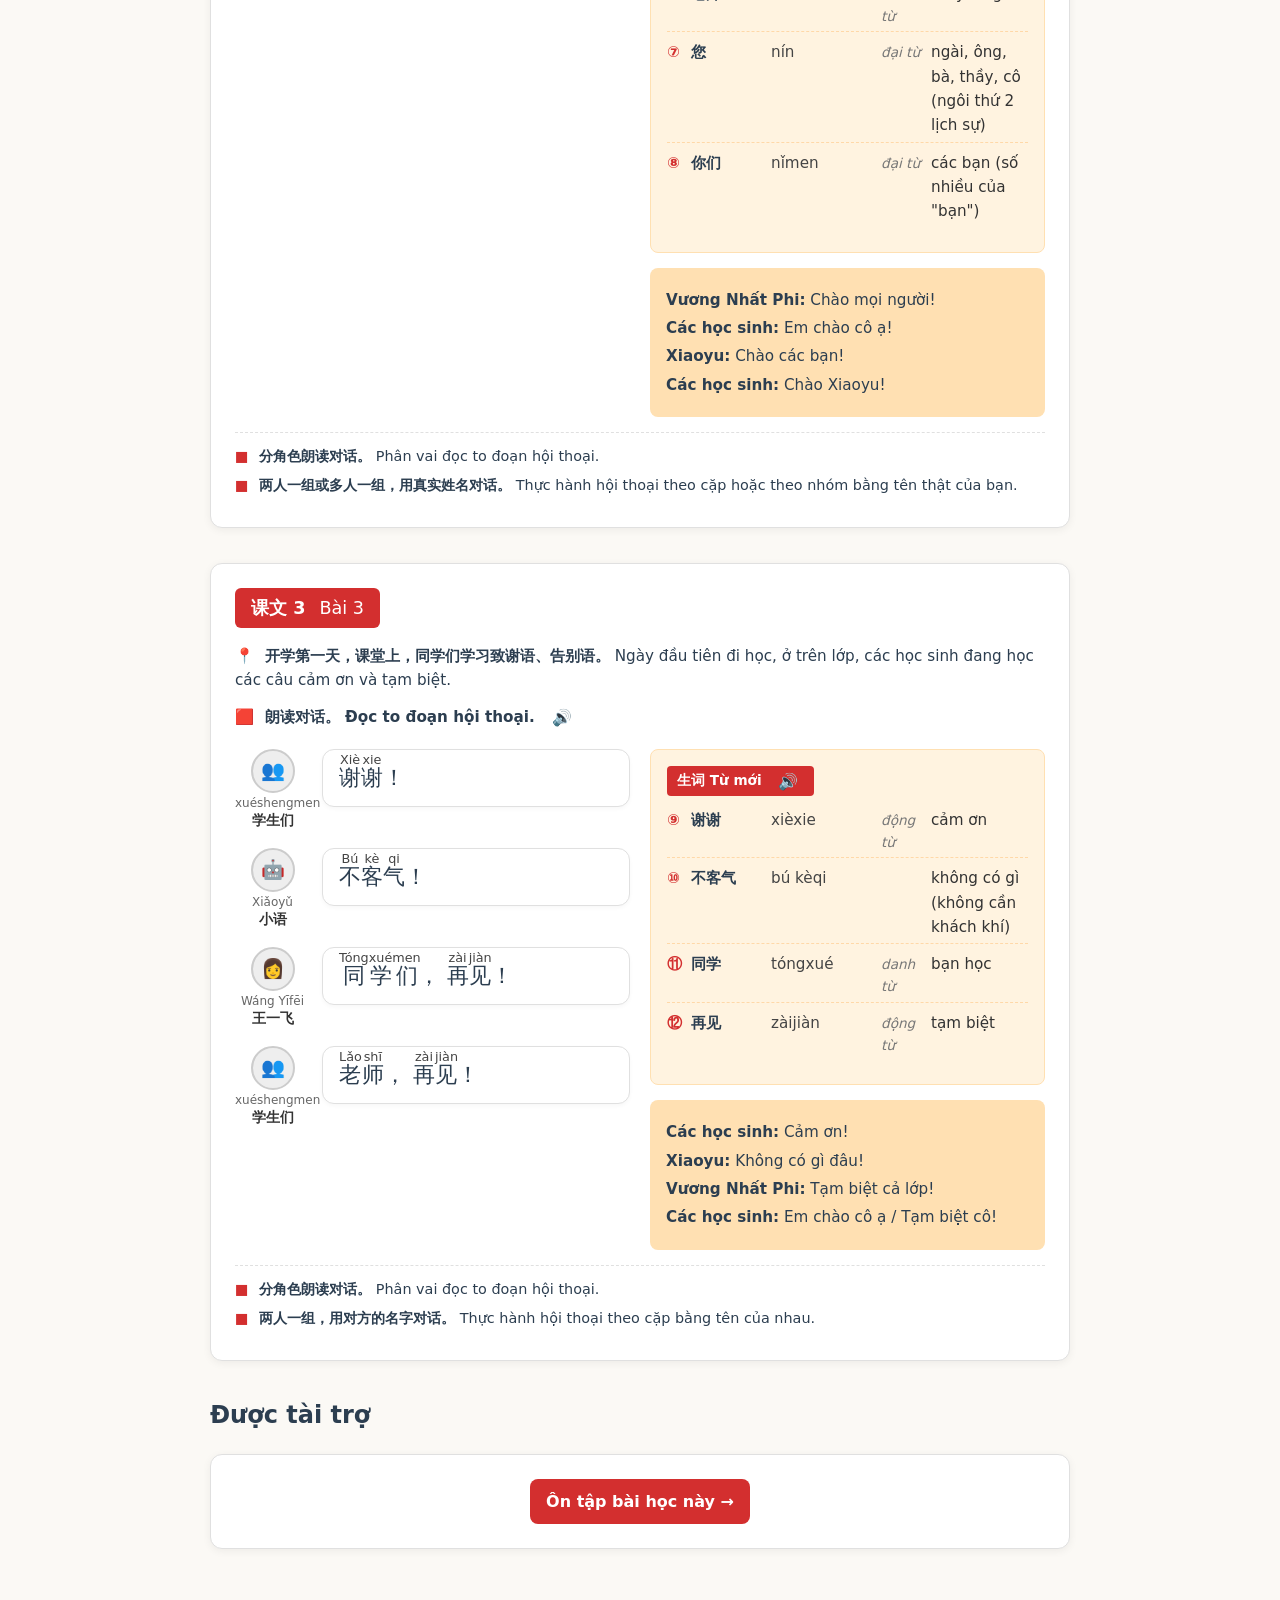
<file: hsk1/lesson1/content.html>
<!DOCTYPE html>
<html lang="zh-Hans">
<head>
    <meta charset="UTF-8">
    <meta name="viewport" content="width=device-width, initial-scale=1.0">
    <meta name="description" content="Bài HSK1 1: AI小语，你好！ Học tiếng Trung cơ bản với từ vựng hữu ích, phát âm và đoạn hội thoại ngắn để chuẩn bị HSK.">
    <meta name="keywords" content="HSK1, AI小语 你好, bài học tiếng Trung căn bản, từ vựng Mandarin, nhớ từ HSK, đối thoại Trung Quốc">
    <meta name="robots" content="index, follow">
    <meta property="og:title" content="Bài 1: AI小语，你好！ — HSK1 tiếng Trung cơ bản">
    <meta property="og:description" content="Học HSK1 tiếng Trung với Bài 1: AI小语，你好！ Một bài học Mandarin thân thiện với người mới bắt đầu, gồm từ vựng, đối thoại và luyện tập.">
    <meta property="og:type" content="article">
    <meta property="og:locale" content="vi_VN">
    <script async src="https://pagead2.googlesyndication.com/pagead/js/adsbygoogle.js?client=ca-pub-5742837209550679" crossorigin="anonymous"></script>
    <title>Bài 1: AI小语，你好！</title>
    <style>
        :root {
            --primary-red: #d32f2f;
            --dark-red: #b71c1c;
            --bg-light: #fbf9f5;
            --card-bg: #ffffff;
            --peach-bg: #fff3e0;
            --peach-border: #ffe0b2;
            --text-dark: #2c3e50;
            --border-color: #e0e0e0;
        }

        * {
            box-sizing: border-box;
        }

        body {
            font-family: system-ui, -apple-system, "Segoe UI", Roboto, "Helvetica Neue", Arial, sans-serif;
            background-color: var(--bg-light);
            color: var(--text-dark);
            max-width: 900px;
            margin: 0 auto;
            padding: 20px;
            line-height: 1.6;
        }

        /* Top Banner */
        .lesson-banner {
            display: flex;
            background-color: var(--primary-red);
            color: white;
            border-radius: 12px;
            overflow: hidden;
            margin-bottom: 30px;
            box-shadow: 0 4px 6px rgba(0,0,0,0.1);
        }

        .lesson-number-box {
            background-color: white;
            color: var(--primary-red);
            padding: 15px 25px;
            display: flex;
            flex-direction: column;
            align-items: center;
            justify-content: center;
            border-top-left-radius: 12px;
            border-bottom-left-radius: 12px;
            position: relative;
        }

        .lesson-tag {
            background-color: var(--primary-red);
            color: white;
            padding: 2px 10px;
            border-radius: 10px;
            font-size: 0.8rem;
            font-weight: bold;
            position: absolute;
            top: 8px;
        }

        .lesson-num {
            font-size: 3.5rem;
            font-weight: 900;
            line-height: 1;
            margin-top: 15px;
        }

        .lesson-title-box {
            padding: 15px 25px;
            display: flex;
            flex-direction: column;
            justify-content: center;
        }

        .lesson-title-pinyin {
            font-size: 1rem;
            opacity: 0.9;
            margin-bottom: 2px;
        }

        .lesson-title-zh {
            font-size: 2rem;
            font-weight: bold;
            letter-spacing: 2px;
        }

        .lesson-title-en {
            font-size: 1.1rem;
            opacity: 0.95;
            margin-top: 4px;
        }

        /* Section Container */
        .text-section {
            background-color: var(--card-bg);
            border-radius: 12px;
            padding: 24px;
            margin-bottom: 35px;
            box-shadow: 0 2px 8px rgba(0,0,0,0.06);
            border: 1px solid var(--border-color);
        }

        /* Section Header */
        .section-header {
            display: inline-block;
            background-color: var(--primary-red);
            color: white;
            padding: 6px 16px;
            border-radius: 6px;
            font-weight: bold;
            font-size: 1.1rem;
            margin-bottom: 16px;
        }

        .section-header .en {
            margin-left: 8px;
            font-weight: normal;
        }

        /* Context & Instruction */
        .context-box, .instruction-box {
            margin-bottom: 12px;
            font-size: 0.95rem;
        }

        .icon {
            margin-right: 6px;
        }

        /* Tip Box */
        .tip-box {
            background-color: #fff8e1;
            border: 1px solid #ffe082;
            border-radius: 8px;
            padding: 10px 15px;
            margin: 15px 0;
            font-size: 0.9rem;
            display: flex;
            align-items: flex-start;
            gap: 10px;
        }

        .tip-badge {
            background-color: #ff9800;
            color: white;
            padding: 2px 8px;
            border-radius: 4px;
            font-size: 0.75rem;
            white-space: nowrap;
            font-weight: bold;
        }

        /* Content Layout Grid */
        .content-grid {
            display: grid;
            grid-template-columns: 1fr 1fr;
            gap: 20px;
            margin-top: 20px;
        }

        @media (max-width: 768px) {
            .content-grid {
                grid-template-columns: 1fr;
            }
        }

        /* Dialogue Box Styling */
        .dialogue-item {
            display: flex;
            align-items: flex-start;
            margin-bottom: 16px;
        }

        .avatar-box {
            text-align: center;
            margin-right: 12px;
            width: 75px;
            flex-shrink: 0;
        }

        .avatar {
            width: 44px;
            height: 44px;
            border-radius: 50%;
            background-color: #eee;
            display: flex;
            align-items: center;
            justify-content: center;
            margin: 0 auto 4px auto;
            font-size: 1.2rem;
            border: 2px solid #ccc;
        }

        .speaker-pinyin {
            font-size: 0.75rem;
            color: #666;
            display: block;
            line-height: 1.1;
        }

        .speaker-name {
            font-size: 0.85rem;
            font-weight: bold;
            color: #333;
            display: block;
        }

        .speech-bubble {
            background-color: #ffffff;
            border: 1px solid var(--border-color);
            border-radius: 12px;
            padding: 10px 16px;
            box-shadow: 0 2px 4px rgba(0,0,0,0.03);
            flex: 1;
            font-size: 1.4rem;
        }

        /* Ruby Pinyin Styling */
        ruby {
            ruby-position: over;
        }

        rt {
            font-size: 0.8rem;
            font-weight: normal;
            color: #444;
        }

        /* Vocabulary Box */
        .vocab-box {
            background-color: var(--peach-bg);
            border: 1px solid var(--peach-border);
            border-radius: 8px;
            padding: 16px;
        }

        .vocab-header {
            background-color: var(--primary-red);
            color: white;
            display: inline-block;
            padding: 4px 10px;
            border-radius: 4px;
            font-weight: bold;
            font-size: 0.85rem;
            margin-bottom: 12px;
        }

        .vocab-list {
            list-style: none;
            padding: 0;
            margin: 0;
        }

        .vocab-item {
            display: flex;
            align-items: baseline;
            margin-bottom: 8px;
            font-size: 0.95rem;
            border-bottom: 1px dashed #ffd8a8;
            padding-bottom: 4px;
        }

        .vocab-item:last-child {
            border-bottom: none;
        }

        .vocab-num {
            width: 24px;
            color: var(--primary-red);
            font-weight: bold;
        }

        .vocab-zh {
            width: 80px;
            font-weight: bold;
        }

        .vocab-py {
            width: 110px;
            color: #444;
        }

        .vocab-pos {
            width: 50px;
            color: #777;
            font-style: italic;
            font-size: 0.85rem;
        }

        .vocab-en {
            flex: 1;
            color: #333;
        }

        .vocab-subheader {
            color: var(--primary-red);
            font-weight: bold;
            font-size: 0.85rem;
            margin: 12px 0 6px 0;
        }

        /* Translation Box */
        .translation-box {
            background-color: #ffe0b2;
            border-radius: 8px;
            padding: 16px;
            font-size: 0.95rem;
            line-height: 1.6;
        }

        .translation-box p {
            margin: 4px 0;
        }

        /* Practice / Exercises */
        .activities-box {
            margin-top: 15px;
            padding-top: 12px;
            border-top: 1px dashed var(--border-color);
            font-size: 0.9rem;
        }

        .activity-item {
            margin-bottom: 6px;
        }

        .activity-bullet {
            color: var(--primary-red);
            margin-right: 6px;
        }
        /* Audio button */
        .audio-btn {
            background: none;
            border: none;
            cursor: pointer;
            font-size: 1rem;
            margin-left: 6px;
            color: var(--primary-red);
            vertical-align: middle;
        }
        .audio-btn:focus { outline: 2px solid var(--dark-red); outline-offset: 2px; }
        .audio-btn.playing { color: var(--dark-red); }

        /* Header Navigation */
        .top-nav {
            display: flex;
            flex-wrap: wrap;
            align-items: center;
            justify-content: space-between;
            gap: 14px;
            background: #2c3e50;
            color: #fff;
            padding: 12px 16px;
            border-radius: 12px;
            margin-bottom: 20px;
        }
        .nav-home {
            color: #fff;
            text-decoration: none;
            font-weight: 700;
            border: 1px solid rgba(255,255,255,0.18);
            padding: 8px 14px;
            border-radius: 10px;
            transition: background 0.2s ease;
        }
        .nav-home:hover,
        .nav-home:focus {
            background: rgba(255,255,255,0.12);
        }
        .dropdown {
            position: relative;
            border: 1px solid rgba(255,255,255,0.18);
            border-radius: 10px;
            background: rgba(255,255,255,0.08);
            padding: 4px 10px;
            color: #fff;
            max-width: 360px;
        }
        .dropdown-toggle {
            cursor: pointer;
            border: none;
            background: transparent;
            color: inherit;
            font-size: 1rem;
            font-weight: 700;
            padding: 8px 6px;
        }
        .dropdown[open] .dropdown-toggle {
            outline: 2px solid rgba(255,255,255,0.35);
        }
        .dropdown-panel {
            position: absolute;
            top: calc(100% + 10px);
            right: 0;
            width: min(100%, 520px);
            background: #fff;
            color: #1f2937;
            border-radius: 12px;
            box-shadow: 0 18px 50px rgba(0,0,0,0.18);
            padding: 16px;
            display: grid;
            grid-template-columns: repeat(3, minmax(120px, 1fr));
            gap: 16px;
            z-index: 10;
        }
        .dropdown-section {
            display: grid;
            gap: 8px;
        }
        .dropdown-title {
            font-size: 0.95rem;
            font-weight: 700;
            color: #0f172a;
        }
        .dropdown-link {
            display: inline-block;
            text-decoration: none;
            color: #1f2937;
            background: #f8fafc;
            padding: 8px 10px;
            border-radius: 8px;
            transition: background 0.2s ease;
            font-size: 0.95rem;
        }
        .dropdown-link:hover,
        .dropdown-link:focus {
            background: #e2e8f0;
        }
        .dropdown-link.disabled {
            opacity: 0.45;
            cursor: not-allowed;
            pointer-events: none;
        }
    </style>
    <script src="../../js/header-loader.js" defer></script>
</head>
<body>
    <div id="shared-header" data-root="../../"></div>

    <!-- Lesson Header -->
    <div class="lesson-banner">
        <div class="lesson-number-box">
            <span class="lesson-tag">Bài học</span>
            <span class="lesson-num">1</span>
        </div>
        <div class="lesson-title-box">
            <div class="lesson-title-pinyin">AI Xiǎoyǔ, nǐ hǎo!</div>
            <div class="lesson-title-zh">AI小语，你好！</div>
            <div class="lesson-title-en">Xin chào, AI Xiaoyu!</div>
        </div>
    </div>

    <!-- TEXT 1 SECTION -->
    <section class="text-section">
        <div class="section-header">
            课文 1 <span class="en">Bài 1</span>
        </div>
        <div class="context-box">
            <span class="icon">📍</span> 
            <strong>第一天在学校，办公室里，王一飞在跟AI小语打招呼。</strong> 
            Ngày đầu tiên đến trường, trong phòng làm việc, Vương Nhất Phi chào trợ lý AI Xiaoyu.
        </div>

        <div class="instruction-box">
            <span class="icon">🟥</span> 
            <strong>朗读对话。 Đọc to đoạn hội thoại.</strong> <button class="audio-btn" data-track="1-1" aria-label="Phát audio 1-1">🔊</button>
        </div>

        <div class="content-grid">
            <div class="dialogue-column">
                <!-- Dialogue 1 -->
                <div class="dialogue-item">
                    <div class="avatar-box">
                        <div class="avatar">👩</div>
                        <span class="speaker-pinyin">Wáng Yīfēi</span>
                        <span class="speaker-name">王一飞</span>
                    </div>
                    <div class="speech-bubble">
                        <ruby>AI<rt>AI</rt></ruby> 
                        <ruby>小<rt>Xiǎo</rt></ruby><ruby>语<rt>yǔ</rt></ruby>，
                        <ruby>你<rt>nǐ</rt></ruby><ruby>好<rt>hǎo</rt></ruby>！
                    </div>
                </div>

                <!-- Dialogue 2 -->
                <div class="dialogue-item">
                    <div class="avatar-box">
                        <div class="avatar">🤖</div>
                        <span class="speaker-pinyin">Xiǎoyǔ</span>
                        <span class="speaker-name">小语</span>
                    </div>
                    <div class="speech-bubble">
                        <ruby>王<rt>Wáng</rt></ruby><ruby>老<rt>lǎo</rt></ruby><ruby>师<rt>shī</rt></ruby>，
                        <ruby>你<rt>nǐ</rt></ruby><ruby>好<rt>hǎo</rt></ruby>！
                    </div>
                </div>
            </div>

            <div class="translation-column">
                <div class="translation-box">
                    <p><strong>Vương Nhất Phi:</strong> Xin chào, AI Xiaoyu!</p>
                    <p><strong>Xiaoyu:</strong> Xin chào, cô Vương!</p>
                </div>
            </div>
        </div>

        <div class="vocab-box" style="margin-top: 20px;">
            <div class="vocab-header">生词 Từ mới <button class="audio-btn" data-track="1-2" aria-label="Phát audio 1-2">🔊</button></div>
            <ul class="vocab-list">
                <li class="vocab-item">
                    <span class="vocab-num">①</span>
                    <span class="vocab-zh">你好</span>
                    <span class="vocab-py">nǐ hǎo</span>
                    <span class="vocab-pos"></span>
                    <span class="vocab-en">xin chào</span>
                </li>
            </ul>

            <div class="vocab-subheader">专有名词 Danh từ riêng</div>
            <ul class="vocab-list">
                <li class="vocab-item">
                    <span class="vocab-num">①</span>
                    <span class="vocab-zh">王老师</span>
                    <span class="vocab-py">Wáng lǎoshī</span>
                    <span class="vocab-pos"></span>
                    <span class="vocab-en">Cô Vương</span>
                </li>
            </ul>
        </div>
    </section>

    <!-- TEXT 2 SECTION -->
    <section class="text-section">
        <div class="section-header">
            课文 2 <span class="en">Bài 2</span>
        </div>

        <div class="context-box">
            <span class="icon">📍</span> 
            <strong>开学第一天，课堂上，同学们学习打招呼用语。</strong> 
            Ngày đầu tiên đi học, ở trên lớp, các học sinh đang học các câu chào hỏi.
        </div>

        <div class="instruction-box">
            <span class="icon">🟥</span> 
            <strong>朗读对话。 Đọc to đoạn hội thoại.</strong> <button class="audio-btn" data-track="1-3" aria-label="Phát audio 1-3">🔊</button>
        </div>

        <div class="tip-box">
            <span class="tip-badge">Mẹo của Xiaoyu</span>
            <div>
                “您”，敬称，对年长者或尊敬的人使用。“您” là đại từ kính trọng được dùng để xưng hô với người lớn tuổi hoặc người mà bạn kính trọng.
            </div>
        </div>

        <div class="content-grid">
            <div class="dialogue-column">
                <!-- Dialogue 1 -->
                <div class="dialogue-item">
                    <div class="avatar-box">
                        <div class="avatar">👩</div>
                        <span class="speaker-pinyin">Wáng Yīfēi</span>
                        <span class="speaker-name">王一飞</span>
                    </div>
                    <div class="speech-bubble">
                        <ruby>大<rt>Dà</rt></ruby><ruby>家<rt>jiā</rt></ruby><ruby>好<rt>hǎo</rt></ruby>！
                    </div>
                </div>

                <!-- Dialogue 2 -->
                <div class="dialogue-item">
                    <div class="avatar-box">
                        <div class="avatar">👥</div>
                        <span class="speaker-pinyin">xuéshengmen</span>
                        <span class="speaker-name">学生们</span>
                    </div>
                    <div class="speech-bubble">
                        <ruby>老<rt>Lǎoshī</rt></ruby><ruby>师<rt></rt></ruby>，
                        <ruby>您<rt>nín</rt></ruby><ruby>好<rt>hǎo</rt></ruby>！
                    </div>
                </div>

                <!-- Dialogue 3 -->
                <div class="dialogue-item">
                    <div class="avatar-box">
                        <div class="avatar">🤖</div>
                        <span class="speaker-pinyin">Xiǎoyǔ</span>
                        <span class="speaker-name">小语</span>
                    </div>
                    <div class="speech-bubble">
                        <ruby>你<rt>Nǐmen</rt></ruby><ruby>们<rt></rt></ruby><ruby>好<rt>hǎo</rt></ruby>！
                    </div>
                </div>

                <!-- Dialogue 4 -->
                <div class="dialogue-item">
                    <div class="avatar-box">
                        <div class="avatar">👥</div>
                        <span class="speaker-pinyin">xuéshengmen</span>
                        <span class="speaker-name">学生们</span>
                    </div>
                    <div class="speech-bubble">
                        <ruby>你<rt>Nǐ</rt></ruby><ruby>好<rt>hǎo</rt></ruby>，
                        <ruby>小<rt>Xiǎoyǔ</rt></ruby><ruby>语<rt></rt></ruby>！
                    </div>
                </div>
            </div>

            <div class="vocab-column">
                <div class="vocab-box">
                    <div class="vocab-header">生词 Từ mới <button class="audio-btn" data-track="1-4" aria-label="Phát audio 1-4">🔊</button></div>
                    <ul class="vocab-list">
                        <li class="vocab-item">
                            <span class="vocab-num">②</span>
                            <span class="vocab-zh">大家</span>
                            <span class="vocab-py">dàjiā</span>
                            <span class="vocab-pos">đại từ</span>
                            <span class="vocab-en">mọi người</span>
                        </li>
                        <li class="vocab-item">
                            <span class="vocab-num">③</span>
                            <span class="vocab-zh">好</span>
                            <span class="vocab-py">hǎo</span>
                            <span class="vocab-pos">tính từ</span>
                            <span class="vocab-en">tốt; ổn; khỏe</span>
                        </li>
                        <li class="vocab-item">
                            <span class="vocab-num">④</span>
                            <span class="vocab-zh">学生</span>
                            <span class="vocab-py">xuésheng</span>
                            <span class="vocab-pos">danh từ</span>
                            <span class="vocab-en">học sinh, sinh viên</span>
                        </li>
                        <li class="vocab-item">
                            <span class="vocab-num">⑤</span>
                            <span class="vocab-zh">们</span>
                            <span class="vocab-py">men</span>
                            <span class="vocab-pos">hậu tố</span>
                            <span class="vocab-en">dùng sau đại từ nhân xưng hoặc danh từ chỉ người để tạo số nhiều</span>
                        </li>
                        <li class="vocab-item">
                            <span class="vocab-num">⑥</span>
                            <span class="vocab-zh">老师</span>
                            <span class="vocab-py">lǎoshī</span>
                            <span class="vocab-pos">danh từ</span>
                            <span class="vocab-en">thầy/cô giáo</span>
                        </li>
                        <li class="vocab-item">
                            <span class="vocab-num">⑦</span>
                            <span class="vocab-zh">您</span>
                            <span class="vocab-py">nín</span>
                            <span class="vocab-pos">đại từ</span>
                            <span class="vocab-en">ngài, ông, bà, thầy, cô (ngôi thứ 2 lịch sự)</span>
                        </li>
                        <li class="vocab-item">
                            <span class="vocab-num">⑧</span>
                            <span class="vocab-zh">你们</span>
                            <span class="vocab-py">nǐmen</span>
                            <span class="vocab-pos">đại từ</span>
                            <span class="vocab-en">các bạn (số nhiều của "bạn")</span>
                        </li>
                    </ul>
                </div>

                <div class="translation-box" style="margin-top: 15px;">
                    <p><strong>Vương Nhất Phi:</strong> Chào mọi người!</p>
                    <p><strong>Các học sinh:</strong> Em chào cô ạ!</p>
                    <p><strong>Xiaoyu:</strong> Chào các bạn!</p>
                    <p><strong>Các học sinh:</strong> Chào Xiaoyu!</p>
                </div>
            </div>
        </div>

        <div class="activities-box">
            <div class="activity-item"><span class="activity-bullet">■</span> <strong>分角色朗读对话。</strong> Phân vai đọc to đoạn hội thoại.</div>
            <div class="activity-item"><span class="activity-bullet">■</span> <strong>两人一组或多人一组，用真实姓名对话。</strong> Thực hành hội thoại theo cặp hoặc theo nhóm bằng tên thật của bạn.</div>
        </div>
    </section>

    <!-- TEXT 3 SECTION -->
    <section class="text-section">
        <div class="section-header">
            课文 3 <span class="en">Bài 3</span>
        </div>

        <div class="context-box">
            <span class="icon">📍</span> 
            <strong>开学第一天，课堂上，同学们学习致谢语、告别语。</strong> 
            Ngày đầu tiên đi học, ở trên lớp, các học sinh đang học các câu cảm ơn và tạm biệt.
        </div>

        <div class="instruction-box">
            <span class="icon">🟥</span> 
            <strong>朗读对话。 Đọc to đoạn hội thoại.</strong> <button class="audio-btn" data-track="1-5" aria-label="Phát audio 1-5">🔊</button>
        </div>

        <div class="content-grid">
            <div class="dialogue-column">
                <!-- Dialogue 1 -->
                <div class="dialogue-item">
                    <div class="avatar-box">
                        <div class="avatar">👥</div>
                        <span class="speaker-pinyin">xuéshengmen</span>
                        <span class="speaker-name">学生们</span>
                    </div>
                    <div class="speech-bubble">
                        <ruby>谢<rt>Xiè</rt></ruby><ruby>谢<rt>xie</rt></ruby>！
                    </div>
                </div>

                <!-- Dialogue 2 -->
                <div class="dialogue-item">
                    <div class="avatar-box">
                        <div class="avatar">🤖</div>
                        <span class="speaker-pinyin">Xiǎoyǔ</span>
                        <span class="speaker-name">小语</span>
                    </div>
                    <div class="speech-bubble">
                        <ruby>不<rt>Bú</rt></ruby><ruby>客<rt>kè</rt></ruby><ruby>气<rt>qi</rt></ruby>！
                    </div>
                </div>

                <!-- Dialogue 3 -->
                <div class="dialogue-item">
                    <div class="avatar-box">
                        <div class="avatar">👩</div>
                        <span class="speaker-pinyin">Wáng Yīfēi</span>
                        <span class="speaker-name">王一飞</span>
                    </div>
                    <div class="speech-bubble">
                        <ruby>同<rt>Tóng</rt></ruby><ruby>学<rt>xué</rt></ruby><ruby>们<rt>men</rt></ruby>，
                        <ruby>再<rt>zài</rt></ruby><ruby>见<rt>jiàn</rt></ruby>！
                    </div>
                </div>

                <!-- Dialogue 4 -->
                <div class="dialogue-item">
                    <div class="avatar-box">
                        <div class="avatar">👥</div>
                        <span class="speaker-pinyin">xuéshengmen</span>
                        <span class="speaker-name">学生们</span>
                    </div>
                    <div class="speech-bubble">
                        <ruby>老<rt>Lǎo</rt></ruby><ruby>师<rt>shī</rt></ruby>，
                        <ruby>再<rt>zài</rt></ruby><ruby>见<rt>jiàn</rt></ruby>！
                    </div>
                </div>
            </div>

            <div class="vocab-column">
                <div class="vocab-box">
                    <div class="vocab-header">生词 Từ mới <button class="audio-btn" data-track="1-6" aria-label="Phát audio 1-6">🔊</button></div>
                    <ul class="vocab-list">
                        <li class="vocab-item">
                            <span class="vocab-num">⑨</span>
                            <span class="vocab-zh">谢谢</span>
                            <span class="vocab-py">xièxie</span>
                            <span class="vocab-pos">động từ</span>
                            <span class="vocab-en">cảm ơn</span>
                        </li>
                        <li class="vocab-item">
                            <span class="vocab-num">⑩</span>
                            <span class="vocab-zh">不客气</span>
                            <span class="vocab-py">bú kèqi</span>
                            <span class="vocab-pos"></span>
                            <span class="vocab-en">không có gì (không cần khách khí)</span>
                        </li>
                        <li class="vocab-item">
                            <span class="vocab-num">⑪</span>
                            <span class="vocab-zh">同学</span>
                            <span class="vocab-py">tóngxué</span>
                            <span class="vocab-pos">danh từ</span>
                            <span class="vocab-en">bạn học</span>
                        </li>
                        <li class="vocab-item">
                            <span class="vocab-num">⑫</span>
                            <span class="vocab-zh">再见</span>
                            <span class="vocab-py">zàijiàn</span>
                            <span class="vocab-pos">động từ</span>
                            <span class="vocab-en">tạm biệt</span>
                        </li>
                    </ul>
                </div>

                <div class="translation-box" style="margin-top: 15px;">
                    <p><strong>Các học sinh:</strong> Cảm ơn!</p>
                    <p><strong>Xiaoyu:</strong> Không có gì đâu!</p>
                    <p><strong>Vương Nhất Phi:</strong> Tạm biệt cả lớp!</p>
                    <p><strong>Các học sinh:</strong> Em chào cô ạ / Tạm biệt cô!</p>
                </div>
            </div>
        </div>

        <div class="activities-box">
            <div class="activity-item"><span class="activity-bullet">■</span> <strong>分角色朗读对话。</strong> Phân vai đọc to đoạn hội thoại.</div>
            <div class="activity-item"><span class="activity-bullet">■</span> <strong>两人一组，用对方的名字对话。</strong> Thực hành hội thoại theo cặp bằng tên của nhau.</div>
        </div>
    </section>

    <section class="card-section ad-section">
        <h2>Được tài trợ</h2>
        <ins class="adsbygoogle"
             style="display:block"
             data-ad-client="ca-pub-5742837209550679"
             data-ad-slot="1234567890"
             data-ad-format="auto"
             data-full-width-responsive="true"></ins>
        <script>
          (adsbygoogle = window.adsbygoogle || []).push({});
        </script>
      </section>

    <div class="text-section" style="text-align:center; margin-top: 18px;">
        <a href="review.html" style="display:inline-block; background-color:var(--primary-red); color:white; padding:10px 16px; border-radius:8px; text-decoration:none; font-weight:600;">Ôn tập bài học này →</a>
    </div>

<script>
document.addEventListener('DOMContentLoaded', function(){
    const audioPlayer = new Audio();
    let currentBtn = null;
    function getSrc(track){
        const parts = track.split('-');
        const a = parts[0] || '';
        const b = parts[1] || '';
        const pad = ('0'+a).slice(-2);
        return `audio/${pad}-${b}.mp3`;
    }

    document.querySelectorAll('.audio-btn').forEach(btn => {
        btn.addEventListener('click', () => {
            const track = btn.dataset.track;
            const src = getSrc(track);
            if (audioPlayer.src && audioPlayer.src.includes(src) && !audioPlayer.paused) {
                audioPlayer.pause();
                btn.classList.remove('playing');
                return;
            }
            if (currentBtn) currentBtn.classList.remove('playing');
            audioPlayer.src = src;
            audioPlayer.play().catch(()=>{});
            btn.classList.add('playing');
            currentBtn = btn;
            audioPlayer.onended = () => { btn.classList.remove('playing'); };
        });
    });
});
</script>
</body>
</html>
</file>
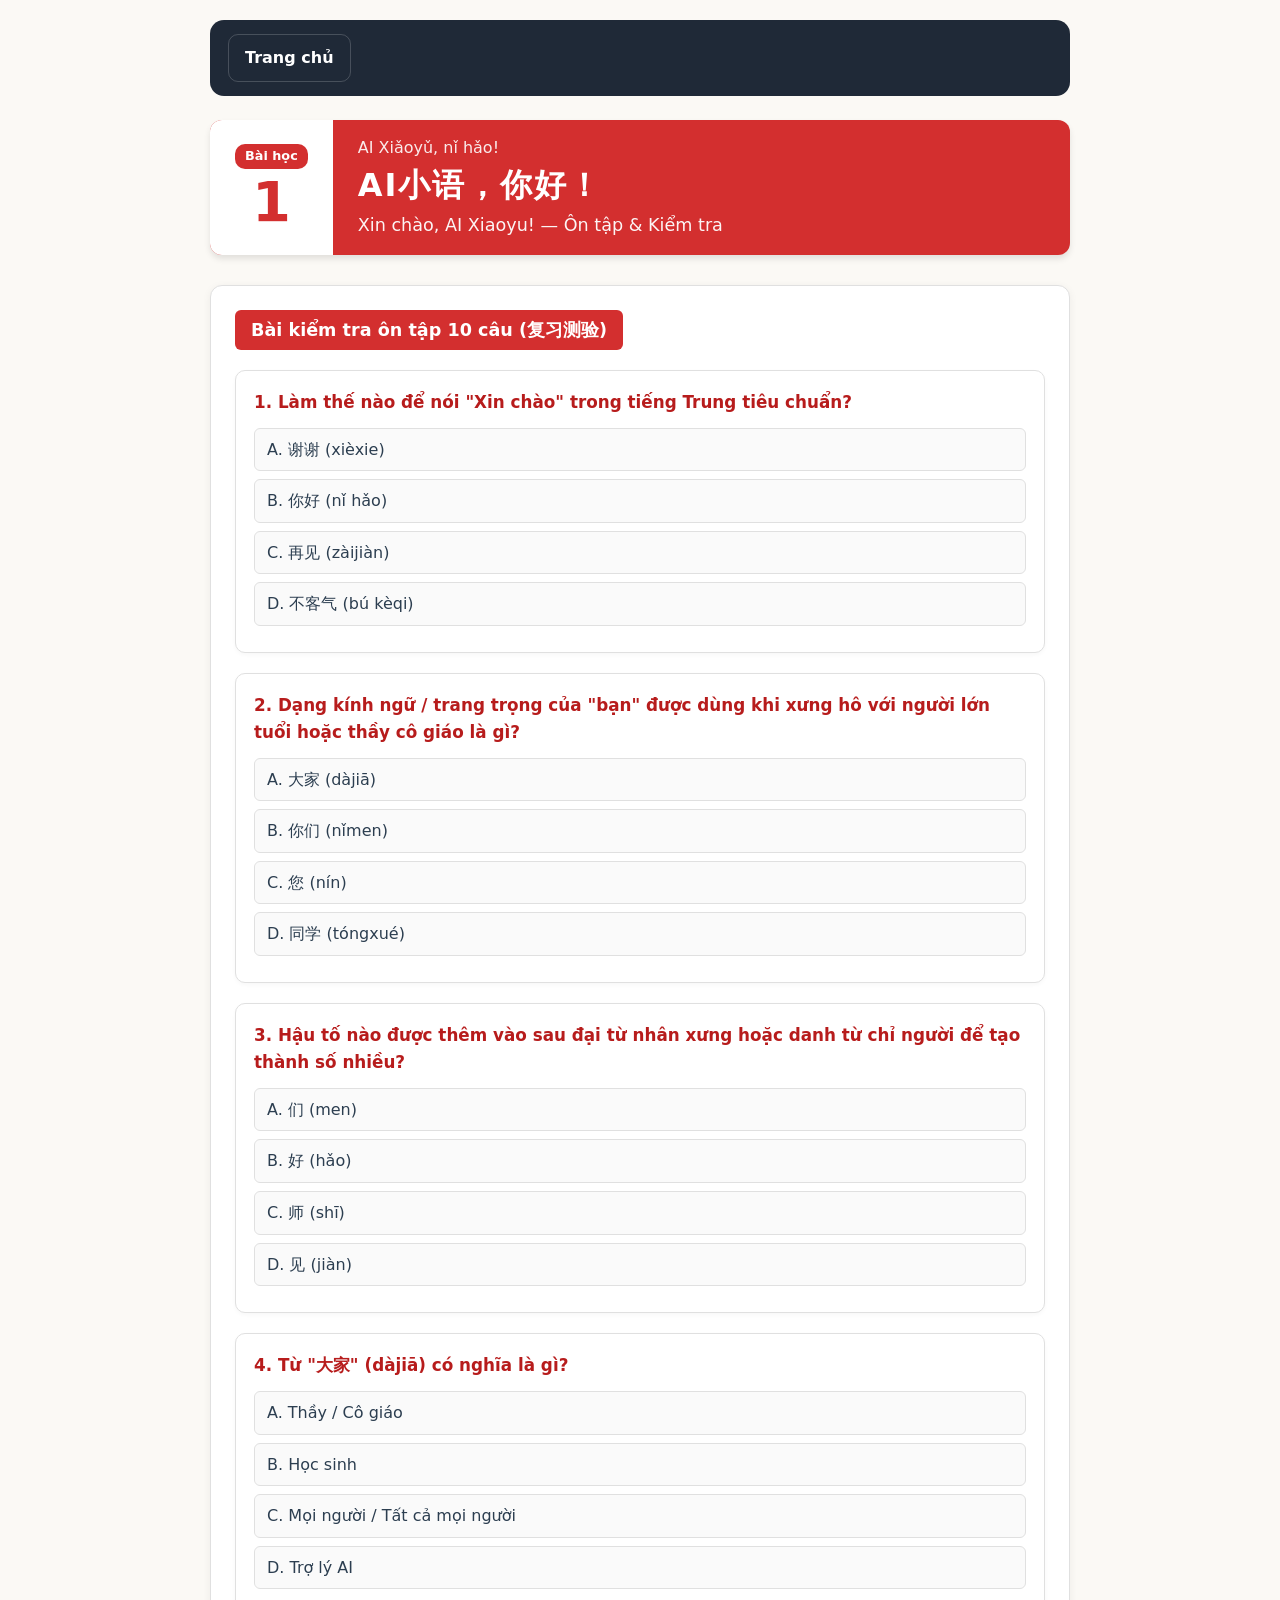
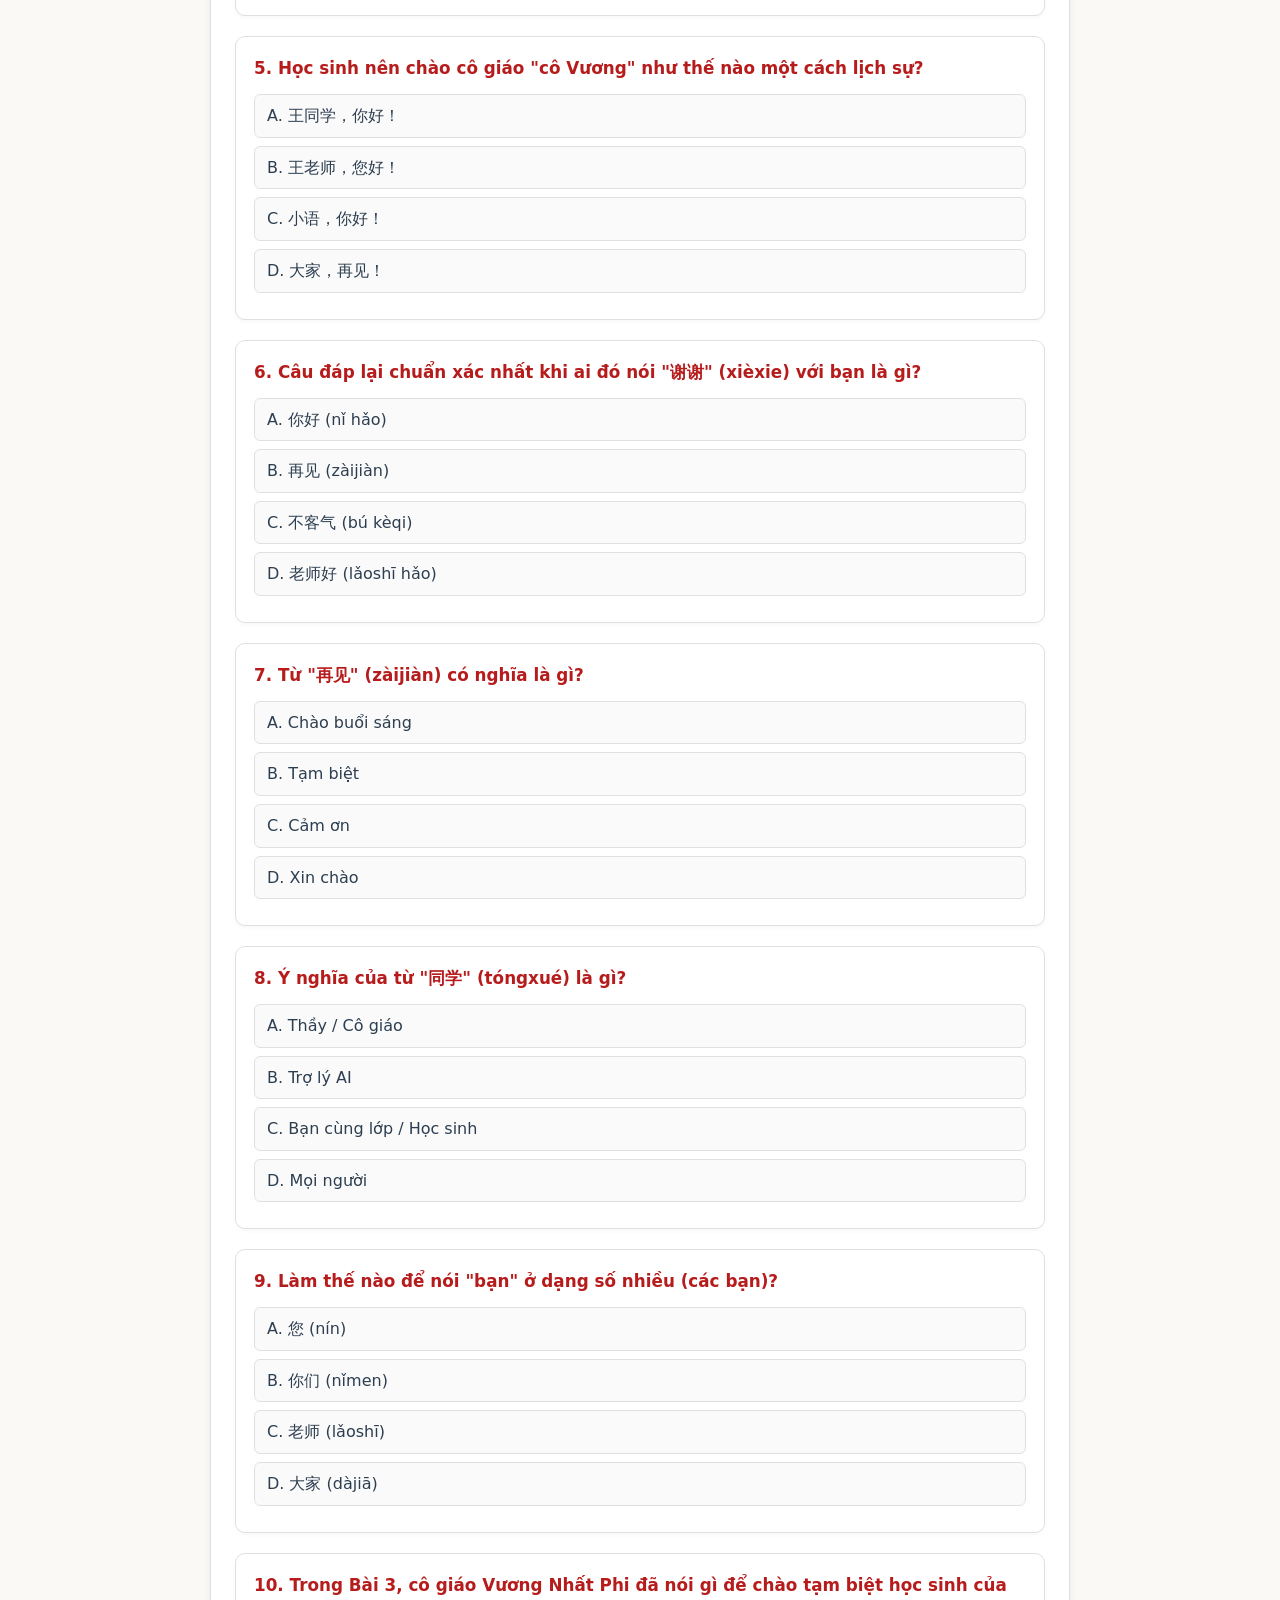
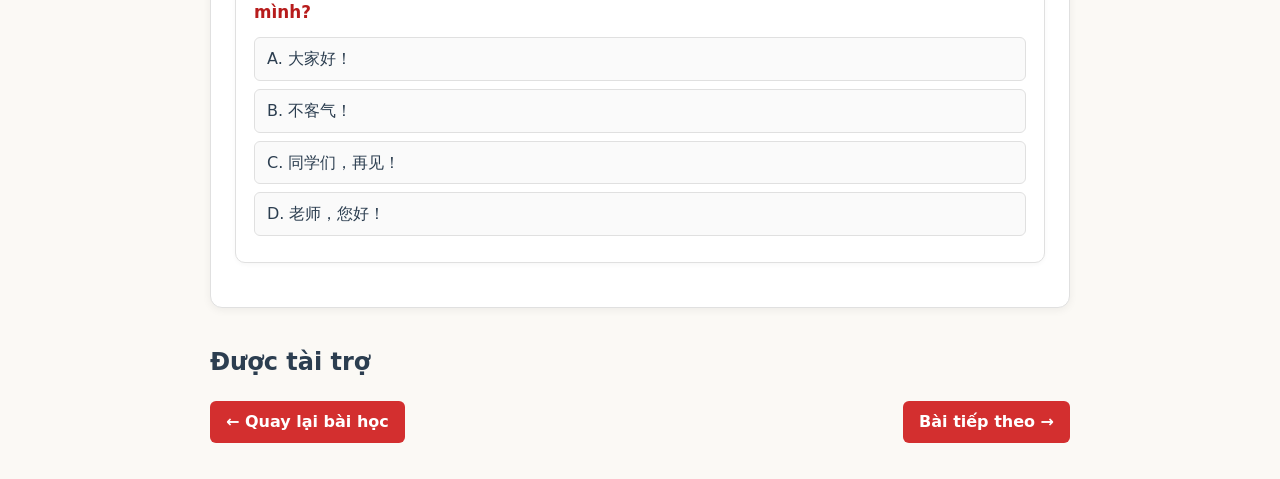
<file: hsk1/lesson1/review.html>
<!DOCTYPE html>
<html lang="zh-Hans">
<head>
    <meta charset="UTF-8">
    <meta name="viewport" content="width=device-width, initial-scale=1.0">
    <meta name="description" content="Ôn tập Bài HSK1 1 với bài kiểm tra tiếng Trung gồm từ vựng, cụm từ và hiểu biết từ AI小语，你好！.">
    <meta name="keywords" content="ôn tập HSK1, kiểm tra tiếng Trung, ôn tập AI小语 你好, luyện Mandarin, bài kiểm tra từ vựng HSK">
    <meta name="robots" content="index, follow">
    <meta property="og:title" content="Ôn tập Bài 1 & Kiểm tra — Luyện tập HSK1">
    <meta property="og:description" content="Ôn tập Bài HSK1 1 với bài kiểm tra tiếng Trung tập trung vào từ vựng, hiểu đoạn hội thoại và luyện tập HSK.">
    <meta property="og:type" content="article">
    <meta property="og:locale" content="vi_VN">
    <script async src="https://pagead2.googlesyndication.com/pagead/js/adsbygoogle.js?client=ca-pub-5742837209550679" crossorigin="anonymous"></script>
    <title>Ôn tập Bài 1 & Kiểm tra</title>
    <style>
        :root {
            --primary-red: #d32f2f;
            --dark-red: #b71c1c;
            --bg-light: #fbf9f5;
            --card-bg: #ffffff;
            --peach-bg: #fff3e0;
            --peach-border: #ffe0b2;
            --text-dark: #2c3e50;
            --border-color: #e0e0e0;
            --correct-green: #2e7d32;
            --correct-bg: #e8f5e9;
        }

        * {
            box-sizing: border-box;
        }

        body {
            font-family: system-ui, -apple-system, "Segoe UI", Roboto, "Helvetica Neue", Arial, sans-serif;
            background-color: var(--bg-light);
            color: var(--text-dark);
            max-width: 900px;
            margin: 0 auto;
            padding: 20px;
            line-height: 1.6;
        }

        /* Top Banner */
        .lesson-banner {
            display: flex;
            background-color: var(--primary-red);
            color: white;
            border-radius: 12px;
            overflow: hidden;
            margin-bottom: 30px;
            box-shadow: 0 4px 6px rgba(0,0,0,0.1);
        }

        .lesson-number-box {
            background-color: white;
            color: var(--primary-red);
            padding: 15px 25px;
            display: flex;
            flex-direction: column;
            align-items: center;
            justify-content: center;
            position: relative;
        }

        .lesson-tag {
            background-color: var(--primary-red);
            color: white;
            padding: 2px 10px;
            border-radius: 10px;
            font-size: 0.8rem;
            font-weight: bold;
        }

        .lesson-num {
            font-size: 3.5rem;
            font-weight: 900;
            line-height: 1;
            margin-top: 5px;
        }

        .lesson-title-box {
            padding: 15px 25px;
            display: flex;
            flex-direction: column;
            justify-content: center;
        }

        .lesson-title-pinyin {
            font-size: 1rem;
            opacity: 0.9;
        }

        .lesson-title-zh {
            font-size: 2rem;
            font-weight: bold;
            letter-spacing: 2px;
        }

        .lesson-title-en {
            font-size: 1.1rem;
            opacity: 0.95;
        }

        /* Section Container */
        .review-section {
            background-color: var(--card-bg);
            border-radius: 12px;
            padding: 24px;
            margin-bottom: 35px;
            box-shadow: 0 2px 8px rgba(0,0,0,0.06);
            border: 1px solid var(--border-color);
        }

        .section-title {
            display: inline-block;
            background-color: var(--primary-red);
            color: white;
            padding: 6px 16px;
            border-radius: 6px;
            font-weight: bold;
            font-size: 1.1rem;
            margin-bottom: 20px;
        }

        /* Ruby Pinyin Styling */
        ruby {
            ruby-position: over;
        }

        rt {
            font-size: 0.8rem;
            font-weight: normal;
            color: #555;
        }

        /* Dialogue Box */
        .dialogue-item {
            display: flex;
            align-items: flex-start;
            margin-bottom: 12px;
        }

        .avatar-box {
            text-align: center;
            margin-right: 12px;
            width: 75px;
            flex-shrink: 0;
        }

        .speaker-name {
            font-size: 0.85rem;
            font-weight: bold;
            color: #333;
            display: block;
        }

        .speech-bubble {
            background-color: #ffffff;
            border: 1px solid var(--border-color);
            border-radius: 10px;
            padding: 8px 14px;
            flex: 1;
            font-size: 1.2rem;
        }

        /* Vocab Table */
        .vocab-table {
            width: 100%;
            border-collapse: collapse;
            margin-top: 10px;
        }

        .vocab-table th, .vocab-table td {
            padding: 10px 12px;
            text-align: left;
            border-bottom: 1px solid var(--border-color);
        }

        .vocab-table th {
            background-color: var(--peach-bg);
            color: var(--dark-red);
        }

        /* Quiz Styling */
        .quiz-card {
            background-color: var(--card-bg);
            border: 1px solid var(--border-color);
            border-radius: 10px;
            padding: 18px;
            margin-bottom: 20px;
            box-shadow: 0 2px 4px rgba(0,0,0,0.03);
        }

        .question-title {
            font-weight: bold;
            font-size: 1.05rem;
            margin-bottom: 12px;
            color: var(--dark-red);
        }

        .options-list {
            list-style: none;
            padding: 0;
            margin: 0;
        }

        .option-item {
            padding: 8px 12px;
            border: 1px solid var(--border-color);
            border-radius: 6px;
            margin-bottom: 8px;
            background-color: #fafafa;
            cursor: pointer;
            transition: all 0.2s;
        }

        .option-item:hover {
            background-color: #f0f0f0;
            border-color: #bbb;
        }

        .option-item.correct {
            background-color: var(--correct-bg);
            border-color: var(--correct-green);
            color: var(--text-dark);
        }

        .option-item.incorrect {
            background-color: #ffebee;
            border-color: #d32f2f;
            color: #b71c1c;
        }

        .explanation.hidden { display: none; }

        .feedback {
            margin-top: 8px;
            font-weight: bold;
        }

        .feedback.correct { color: var(--correct-green); }
        .feedback.incorrect { color: var(--primary-red); }

        .explanation {
            margin-top: 10px;
            padding: 10px;
            background-color: var(--correct-bg);
            border-left: 4px solid var(--correct-green);
            border-radius: 4px;
            font-size: 0.9rem;
            color: #1b5e20;
        }

        .btn {
            display: inline-block;
            background-color: var(--primary-red);
            color: white;
            padding: 8px 16px;
            border-radius: 6px;
            text-decoration: none;
            font-weight: bold;
        }

        .btn:hover {
            background-color: var(--dark-red);
        }
        
        .tip-badge {
            background-color: #ff9800;
            color: white;
            padding: 2px 8px;
            border-radius: 4px;
            font-size: 0.8rem;
            font-weight: bold;
        }
    </style>
    <script src="../../js/header-loader.js" defer></script>
</head>
<body>

    <div id="shared-header" data-root="../../"></div>

    <!-- Header -->
    <div class="lesson-banner">
        <div class="lesson-number-box">
            <span class="lesson-tag">Bài học</span>
            <span class="lesson-num">1</span>
        </div>
        <div class="lesson-title-box">
            <div class="lesson-title-pinyin">AI Xiǎoyǔ, nǐ hǎo!</div>
            <div class="lesson-title-zh">AI小语，你好！</div>
            <div class="lesson-title-en">Xin chào, AI Xiaoyu! — Ôn tập & Kiểm tra</div>
        </div>
    </div>

    <!-- Review Quiz Section -->
    <section class="review-section">
        <div class="section-title">Bài kiểm tra ôn tập 10 câu (复习测验)</div>

        <!-- Q1 -->
        <div class="quiz-card">
            <div class="question-title">1. Làm thế nào để nói "Xin chào" trong tiếng Trung tiêu chuẩn?</div>
            <ul class="options-list">
                <li class="option-item" role="button" tabindex="0" data-correct="false">A. 谢谢 (xièxie)</li>
                <li class="option-item" role="button" tabindex="0" data-correct="true">B. 你好 (nǐ hǎo)</li>
                <li class="option-item" role="button" tabindex="0" data-correct="false">C. 再见 (zàijiàn)</li>
                <li class="option-item" role="button" tabindex="0" data-correct="false">D. 不客气 (bú kèqi)</li>
            </ul>
            <div class="explanation hidden"><strong>Đáp án đúng: B. 你好 (nǐ hǎo).</strong> Đây là cách chào tiêu chuẩn để nói "Xin chào".</div>
        </div>

        <!-- Q2 -->
        <div class="quiz-card">
            <div class="question-title">2. Dạng kính ngữ / trang trọng của "bạn" được dùng khi xưng hô với người lớn tuổi hoặc thầy cô giáo là gì?</div>
            <ul class="options-list">
                <li class="option-item" role="button" tabindex="0" data-correct="false">A. 大家 (dàjiā)</li>
                <li class="option-item" role="button" tabindex="0" data-correct="false">B. 你们 (nǐmen)</li>
                <li class="option-item" role="button" tabindex="0" data-correct="true">C. 您 (nín)</li>
                <li class="option-item" role="button" tabindex="0" data-correct="false">D. 同学 (tóngxué)</li>
            </ul>
            <div class="explanation hidden"><strong>Đáp án đúng: C. 您 (nín).</strong> "您" được dùng để tỏ lòng kính trọng với người lớn tuổi hoặc giáo viên thay vì "你".</div>
        </div>

        <!-- Q3 -->
        <div class="quiz-card">
            <div class="question-title">3. Hậu tố nào được thêm vào sau đại từ nhân xưng hoặc danh từ chỉ người để tạo thành số nhiều?</div>
            <ul class="options-list">
                <li class="option-item" role="button" tabindex="0" data-correct="true">A. 们 (men)</li>
                <li class="option-item" role="button" tabindex="0" data-correct="false">B. 好 (hǎo)</li>
                <li class="option-item" role="button" tabindex="0" data-correct="false">C. 师 (shī)</li>
                <li class="option-item" role="button" tabindex="0" data-correct="false">D. 见 (jiàn)</li>
            </ul>
            <div class="explanation hidden"><strong>Đáp án đúng: A. 们 (men).</strong> Ví dụ: 你 (bạn) -> 你们 (các bạn), 同学 (bạn cùng lớp) -> 同学们 (các bạn cùng lớp).</div>
        </div>

        <!-- Q4 -->
        <div class="quiz-card">
            <div class="question-title">4. Từ "大家" (dàjiā) có nghĩa là gì?</div>
            <ul class="options-list">
                <li class="option-item" role="button" tabindex="0" data-correct="false">A. Thầy / Cô giáo</li>
                <li class="option-item" role="button" tabindex="0" data-correct="false">B. Học sinh</li>
                <li class="option-item" role="button" tabindex="0" data-correct="true">C. Mọi người / Tất cả mọi người</li>
                <li class="option-item" role="button" tabindex="0" data-correct="false">D. Trợ lý AI</li>
            </ul>
            <div class="explanation hidden"><strong>Đáp án đúng: C. Mọi người / Tất cả mọi người.</strong> "大家好" nghĩa là "Xin chào mọi người!".</div>
        </div>

        <!-- Q5 -->
        <div class="quiz-card">
            <div class="question-title">5. Học sinh nên chào cô giáo "cô Vương" như thế nào một cách lịch sự?</div>
            <ul class="options-list">
                <li class="option-item" role="button" tabindex="0" data-correct="false">A. 王同学，你好！</li>
                <li class="option-item" role="button" tabindex="0" data-correct="true">B. 王老师，您好！</li>
                <li class="option-item" role="button" tabindex="0" data-correct="false">C. 小语，你好！</li>
                <li class="option-item" role="button" tabindex="0" data-correct="false">D. 大家，再见！</li>
            </ul>
            <div class="explanation hidden"><strong>Đáp án đúng: B. 王老师，您好！</strong> Trong tiếng Trung, họ đứng trước (王) + chức danh (老师), rồi đến lời chào kính trọng (您好).</div>
        </div>

        <!-- Q6 -->
        <div class="quiz-card">
            <div class="question-title">6. Câu đáp lại chuẩn xác nhất khi ai đó nói "谢谢" (xièxie) với bạn là gì?</div>
            <ul class="options-list">
                <li class="option-item" role="button" tabindex="0" data-correct="false">A. 你好 (nǐ hǎo)</li>
                <li class="option-item" role="button" tabindex="0" data-correct="false">B. 再见 (zàijiàn)</li>
                <li class="option-item" role="button" tabindex="0" data-correct="true">C. 不客气 (bú kèqi)</li>
                <li class="option-item" role="button" tabindex="0" data-correct="false">D. 老师好 (lǎoshī hǎo)</li>
            </ul>
            <div class="explanation hidden"><strong>Đáp án đúng: C. 不客气 (bú kèqi).</strong> "不客气" có nghĩa là "Không có gì" (Đừng khách khí).</div>
        </div>

        <!-- Q7 -->
        <div class="quiz-card">
            <div class="question-title">7. Từ "再见" (zàijiàn) có nghĩa là gì?</div>
            <ul class="options-list">
                <li class="option-item" role="button" tabindex="0" data-correct="false">A. Chào buổi sáng</li>
                <li class="option-item" role="button" tabindex="0" data-correct="true">B. Tạm biệt</li>
                <li class="option-item" role="button" tabindex="0" data-correct="false">C. Cảm ơn</li>
                <li class="option-item" role="button" tabindex="0" data-correct="false">D. Xin chào</li>
            </ul>
            <div class="explanation hidden"><strong>Đáp án đúng: B. Tạm biệt.</strong> Theo nghĩa đen là "lại gặp" (hẹn gặp lại).</div>
        </div>

        <!-- Q8 -->
        <div class="quiz-card">
            <div class="question-title">8. Ý nghĩa của từ "同学" (tóngxué) là gì?</div>
            <ul class="options-list">
                <li class="option-item" role="button" tabindex="0" data-correct="false">A. Thầy / Cô giáo</li>
                <li class="option-item" role="button" tabindex="0" data-correct="false">B. Trợ lý AI</li>
                <li class="option-item" role="button" tabindex="0" data-correct="true">C. Bạn cùng lớp / Học sinh</li>
                <li class="option-item" role="button" tabindex="0" data-correct="false">D. Mọi người</li>
            </ul>
            <div class="explanation hidden"><strong>Đáp án đúng: C. Bạn cùng lớp / Học sinh.</strong> Giáo viên thường gọi học sinh là "同学们" (các bạn / lớp học).</div>
        </div>

        <!-- Q9 -->
        <div class="quiz-card">
            <div class="question-title">9. Làm thế nào để nói "bạn" ở dạng số nhiều (các bạn)?</div>
            <ul class="options-list">
                <li class="option-item" role="button" tabindex="0" data-correct="false">A. 您 (nín)</li>
                <li class="option-item" role="button" tabindex="0" data-correct="true">B. 你们 (nǐmen)</li>
                <li class="option-item" role="button" tabindex="0" data-correct="false">C. 老师 (lǎoshī)</li>
                <li class="option-item" role="button" tabindex="0" data-correct="false">D. 大家 (dàjiā)</li>
            </ul>
            <div class="explanation hidden"><strong>Đáp án đúng: B. 你们 (nǐmen).</strong> Kết hợp "你" (bạn) + "们" (hậu tố số nhiều) tạo thành "你们" (các bạn). </div>
        </div>

        <!-- Q10 -->
        <div class="quiz-card">
            <div class="question-title">10. Trong Bài 3, cô giáo Vương Nhất Phi đã nói gì để chào tạm biệt học sinh của mình?</div>
            <ul class="options-list">
                <li class="option-item" role="button" tabindex="0" data-correct="false">A. 大家好！</li>
                <li class="option-item" role="button" tabindex="0" data-correct="false">B. 不客气！</li>
                <li class="option-item" role="button" tabindex="0" data-correct="true">C. 同学们，再见！</li>
                <li class="option-item" role="button" tabindex="0" data-correct="false">D. 老师，您好！</li>
            </ul>
            <div class="explanation hidden"><strong>Đáp án đúng: C. 同学们，再见！</strong> ("Tạm biệt cả lớp! / Tạm biệt các bạn!")</div>
        </div>

    </section>
    <section class="card-section ad-section">
        <h2>Được tài trợ</h2>
        <ins class="adsbygoogle"
             style="display:block"
             data-ad-client="ca-pub-5742837209550679"
             data-ad-slot="1234567890"
             data-ad-format="auto"
             data-full-width-responsive="true"></ins>
        <script>
          (adsbygoogle = window.adsbygoogle || []).push({});
        </script>
      </section>
    <p style="display:flex; justify-content:space-between; align-items:center;">
        <a class="btn" href="content.html">← Quay lại bài học</a>
        <a class="btn" href="../lesson2/content.html">Bài tiếp theo →</a>
    </p>
    <script>
        document.querySelectorAll('.quiz-card').forEach(card => {
            const options = Array.from(card.querySelectorAll('.option-item'));
            const explanation = card.querySelector('.explanation');
            let answered = false;

            function handleSelection(opt) {
                if (answered) return;
                answered = true;
                const isCorrect = opt.dataset.correct === 'true';
                if (isCorrect) {
                    opt.classList.add('correct');
                } else {
                    opt.classList.add('incorrect');
                    const corr = card.querySelector('.option-item[data-correct="true"]');
                    if (corr) corr.classList.add('correct');
                }
                options.forEach(o => o.style.pointerEvents = 'none');
                if (explanation) explanation.classList.remove('hidden');
                const fb = document.createElement('div');
                fb.className = 'feedback ' + (isCorrect ? 'correct' : 'incorrect');
                fb.textContent = isCorrect ? 'Chính xác!' : 'Sai rồi';
                card.appendChild(fb);
            }

            options.forEach(opt => {
                opt.addEventListener('click', () => handleSelection(opt));
                opt.addEventListener('keydown', e => {
                    if (e.key === 'Enter' || e.key === ' ') {
                        e.preventDefault();
                        handleSelection(opt);
                    }
                });
            });
        });
    </script>
</body>
</html>
</file>
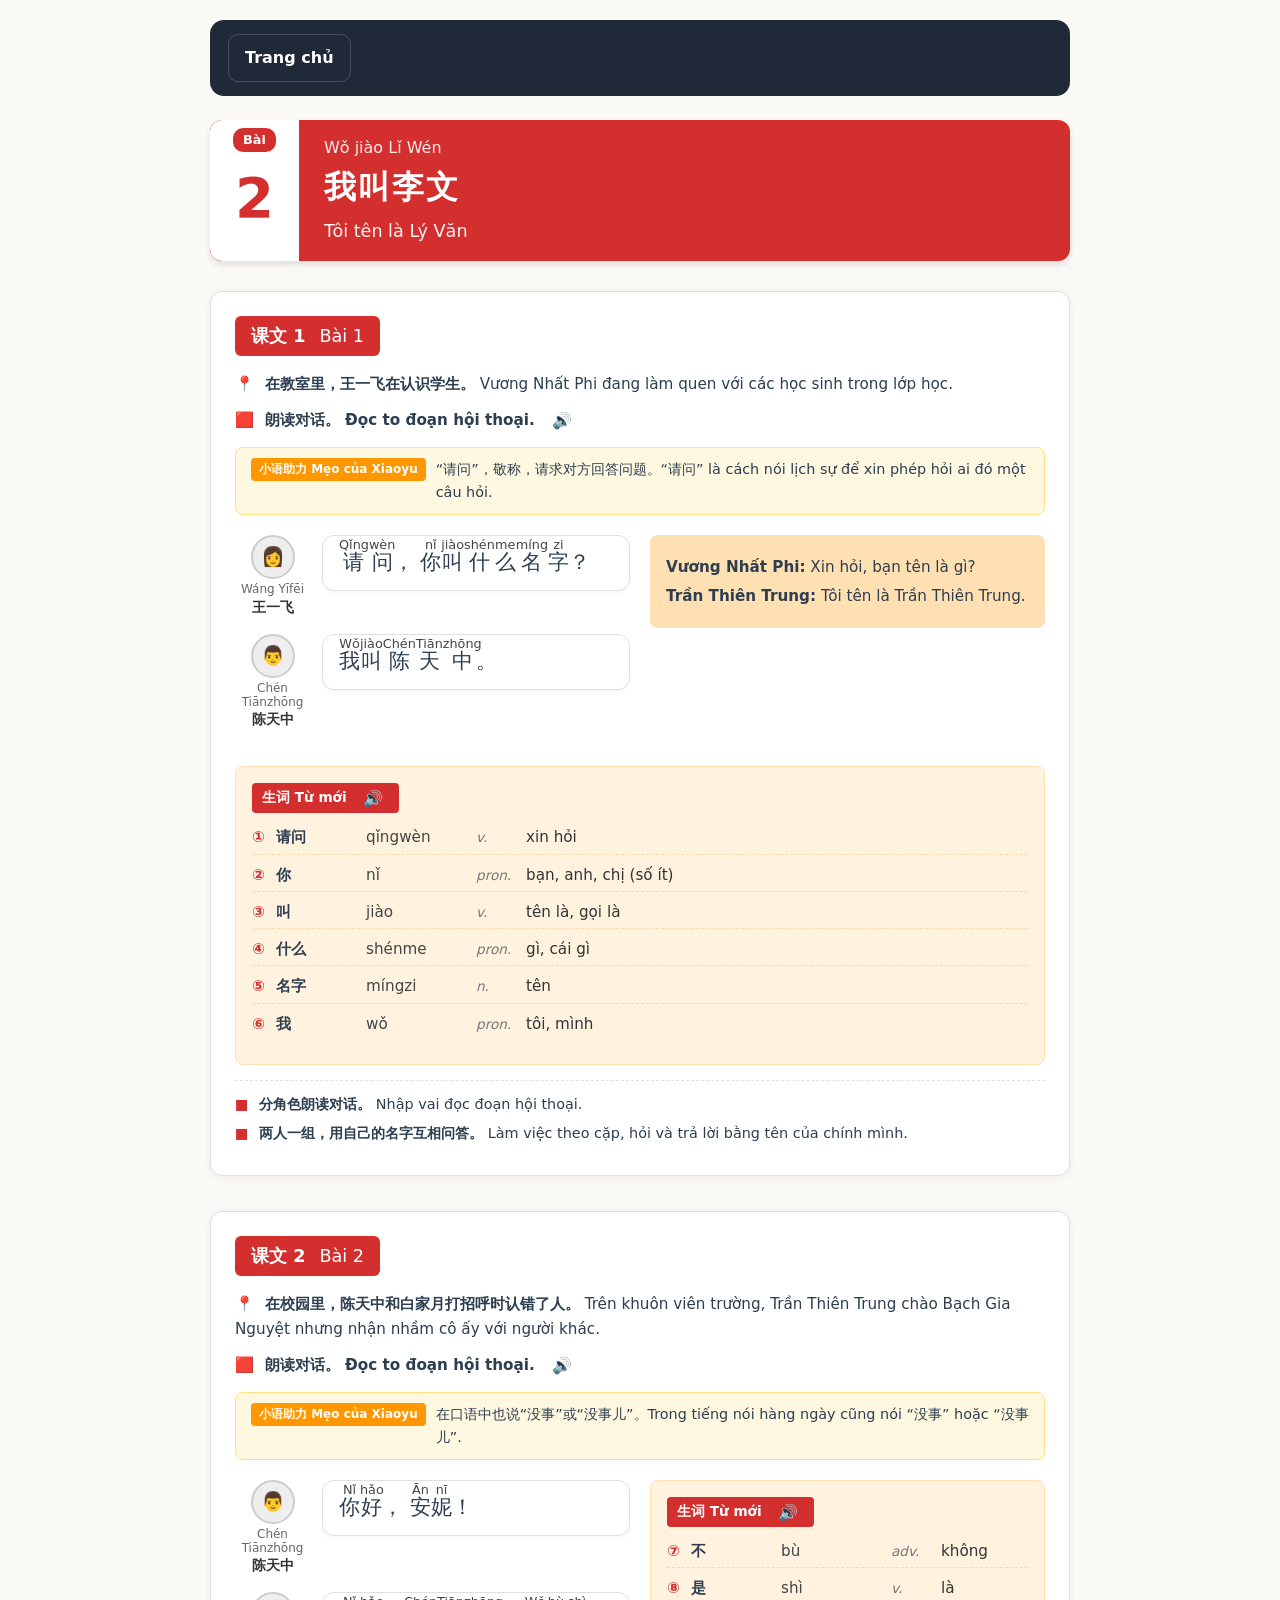
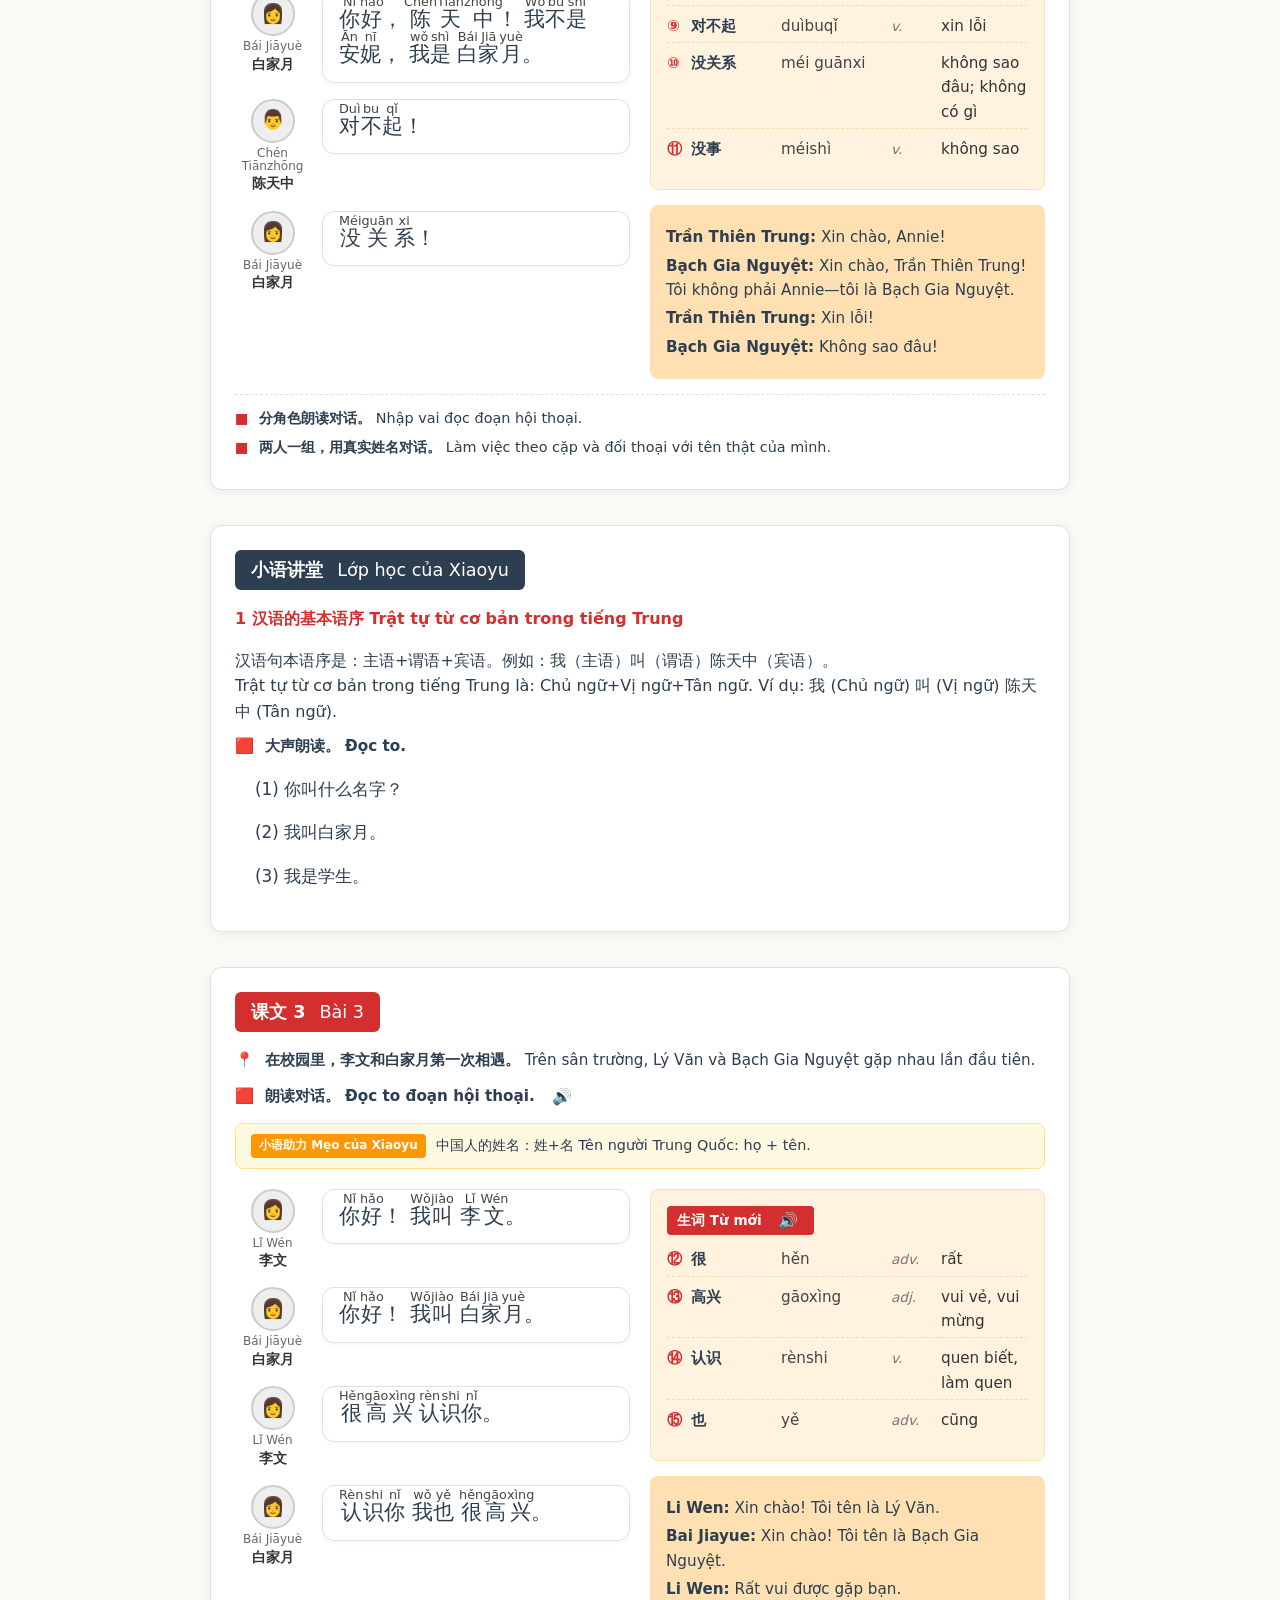
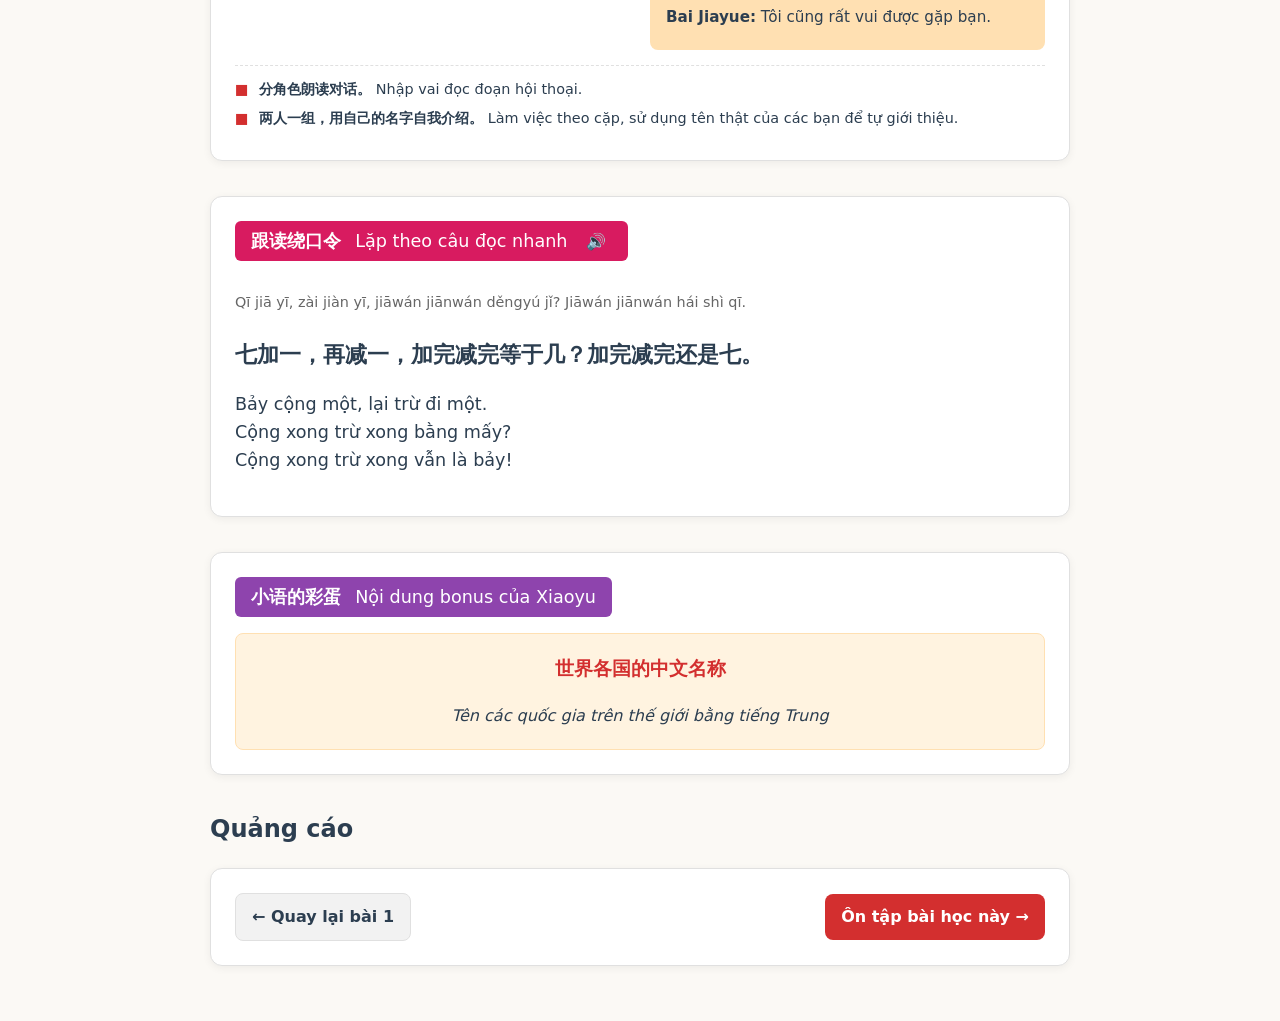
<file: hsk1/lesson2/content.html>
<!DOCTYPE html>
<html lang="zh-Hans">
<head>
    <meta charset="UTF-8">
    <meta name="viewport" content="width=device-width, initial-scale=1.0">
    <meta name="description" content="HSK1 Bài 2: 我叫李文. Học cách tự giới thiệu bản thân bằng tiếng Trung, cùng các cụm từ và từ vựng hữu ích cho người mới bắt đầu học HSK.">
    <meta name="keywords" content="bài học HSK1, 我叫李文, giới thiệu tiếng Trung, tự giới thiệu tiếng Quan Thoại, từ vựng HSK">
    <meta name="robots" content="index, follow">
    <meta property="og:title" content="Bài 2: 我叫李文 — Tiếng Trung HSK1 cho người mới bắt đầu">
    <meta property="og:description" content="Học HSK1 Bài 2: 我叫李文 để học các cụm từ tự giới thiệu, từ vựng và ngữ pháp cơ bản trong tiếng Trung.">
    <meta property="og:type" content="article">
    <meta property="og:locale" content="zh_CN">
    <script async src="https://pagead2.googlesyndication.com/pagead/js/adsbygoogle.js?client=ca-pub-5742837209550679" crossorigin="anonymous"></script>
    <title>Bài 2: 我叫李文</title>
    <style>
        :root {
            --primary-red: #d32f2f;
            --dark-red: #b71c1c;
            --bg-light: #fbf9f5;
            --card-bg: #ffffff;
            --peach-bg: #fff3e0;
            --peach-border: #ffe0b2;
            --text-dark: #2c3e50;
            --border-color: #e0e0e0;
        }

        * {
            box-sizing: border-box;
        }

        body {
            font-family: system-ui, -apple-system, "Segoe UI", Roboto, "Helvetica Neue", Arial, sans-serif;
            background-color: var(--bg-light);
            color: var(--text-dark);
            max-width: 900px;
            margin: 0 auto;
            padding: 20px;
            line-height: 1.6;
        }

        /* Top Banner */
        .lesson-banner {
            display: flex;
            background-color: var(--primary-red);
            color: white;
            border-radius: 12px;
            overflow: hidden;
            margin-bottom: 30px;
            box-shadow: 0 4px 6px rgba(0,0,0,0.1);
        }

        .lesson-number-box {
            background-color: white;
            color: var(--primary-red);
            padding: 15px 25px;
            display: flex;
            flex-direction: column;
            align-items: center;
            justify-content: center;
            border-top-left-radius: 12px;
            border-bottom-left-radius: 12px;
            position: relative;
        }

        .lesson-tag {
            background-color: var(--primary-red);
            color: white;
            padding: 2px 10px;
            border-radius: 10px;
            font-size: 0.8rem;
            font-weight: bold;
            position: absolute;
            top: 8px;
        }

        .lesson-num {
            font-size: 3.5rem;
            font-weight: 900;
            line-height: 1;
            margin-top: 15px;
        }

        .lesson-title-box {
            padding: 15px 25px;
            display: flex;
            flex-direction: column;
            justify-content: center;
        }

        .lesson-title-pinyin {
            font-size: 1rem;
            opacity: 0.9;
            margin-bottom: 2px;
        }

        .lesson-title-zh {
            font-size: 2rem;
            font-weight: bold;
            letter-spacing: 2px;
        }

        .lesson-title-en {
            font-size: 1.1rem;
            opacity: 0.95;
            margin-top: 4px;
        }

        /* Section Container */
        .text-section {
            background-color: var(--card-bg);
            border-radius: 12px;
            padding: 24px;
            margin-bottom: 35px;
            box-shadow: 0 2px 8px rgba(0,0,0,0.06);
            border: 1px solid var(--border-color);
        }

        /* Section Header */
        .section-header {
            display: inline-block;
            background-color: var(--primary-red);
            color: white;
            padding: 6px 16px;
            border-radius: 6px;
            font-weight: bold;
            font-size: 1.1rem;
            margin-bottom: 16px;
        }

        .section-header .en {
            margin-left: 8px;
            font-weight: normal;
        }

        /* Context & Instruction */
        .context-box, .instruction-box {
            margin-bottom: 12px;
            font-size: 0.95rem;
        }

        .icon {
            margin-right: 6px;
        }

        /* Tip Box */
        .tip-box {
            background-color: #fff8e1;
            border: 1px solid #ffe082;
            border-radius: 8px;
            padding: 10px 15px;
            margin: 15px 0;
            font-size: 0.9rem;
            display: flex;
            align-items: flex-start;
            gap: 10px;
        }

        .tip-badge {
            background-color: #ff9800;
            color: white;
            padding: 2px 8px;
            border-radius: 4px;
            font-size: 0.75rem;
            white-space: nowrap;
            font-weight: bold;
        }

        /* Content Layout Grid */
        .content-grid {
            display: grid;
            grid-template-columns: 1fr 1fr;
            gap: 20px;
            margin-top: 20px;
        }

        @media (max-width: 768px) {
            .content-grid {
                grid-template-columns: 1fr;
            }
        }

        /* Dialogue Box Styling */
        .dialogue-item {
            display: flex;
            align-items: flex-start;
            margin-bottom: 16px;
        }

        .avatar-box {
            text-align: center;
            margin-right: 12px;
            width: 75px;
            flex-shrink: 0;
        }

        .avatar {
            width: 44px;
            height: 44px;
            border-radius: 50%;
            background-color: #eee;
            display: flex;
            align-items: center;
            justify-content: center;
            margin: 0 auto 4px auto;
            font-size: 1.2rem;
            border: 2px solid #ccc;
        }

        .speaker-pinyin {
            font-size: 0.75rem;
            color: #666;
            display: block;
            line-height: 1.1;
        }

        .speaker-name {
            font-size: 0.85rem;
            font-weight: bold;
            color: #333;
            display: block;
        }

        .speech-bubble {
            background-color: #ffffff;
            border: 1px solid var(--border-color);
            border-radius: 12px;
            padding: 10px 16px;
            box-shadow: 0 2px 4px rgba(0,0,0,0.03);
            flex: 1;
            font-size: 1.3rem;
        }

        /* Ruby Pinyin Styling */
        ruby {
            ruby-position: over;
        }

        rt {
            font-size: 0.8rem;
            font-weight: normal;
            color: #444;
        }

        /* Vocabulary Box */
        .vocab-box {
            background-color: var(--peach-bg);
            border: 1px solid var(--peach-border);
            border-radius: 8px;
            padding: 16px;
        }

        .vocab-header {
            background-color: var(--primary-red);
            color: white;
            display: inline-block;
            padding: 4px 10px;
            border-radius: 4px;
            font-weight: bold;
            font-size: 0.85rem;
            margin-bottom: 12px;
        }

        .vocab-list {
            list-style: none;
            padding: 0;
            margin: 0;
        }

        .vocab-item {
            display: flex;
            align-items: baseline;
            margin-bottom: 8px;
            font-size: 0.95rem;
            border-bottom: 1px dashed #ffd8a8;
            padding-bottom: 4px;
        }

        .vocab-item:last-child {
            border-bottom: none;
        }

        .vocab-num {
            width: 24px;
            color: var(--primary-red);
            font-weight: bold;
        }

        .vocab-zh {
            width: 90px;
            font-weight: bold;
        }

        .vocab-py {
            width: 110px;
            color: #444;
        }

        .vocab-pos {
            width: 50px;
            color: #777;
            font-style: italic;
            font-size: 0.85rem;
        }

        .vocab-en {
            flex: 1;
            color: #333;
        }

        /* Translation Box */
        .translation-box {
            background-color: #ffe0b2;
            border-radius: 8px;
            padding: 16px;
            font-size: 0.95rem;
            line-height: 1.6;
        }

        .translation-box p {
            margin: 4px 0;
        }

        /* Practice / Exercises */
        .activities-box {
            margin-top: 15px;
            padding-top: 12px;
            border-top: 1px dashed var(--border-color);
            font-size: 0.9rem;
        }

        .activity-item {
            margin-bottom: 6px;
        }

        .activity-bullet {
            color: var(--primary-red);
            margin-right: 6px;
        }

        /* Audio button */
        .audio-btn {
            background: none;
            border: none;
            cursor: pointer;
            font-size: 1rem;
            margin-left: 6px;
            color: var(--primary-red);
            vertical-align: middle;
        }
        .audio-btn:focus { outline: 2px solid var(--dark-red); outline-offset: 2px; }
        .audio-btn.playing { color: var(--dark-red); }
    </style>
    <script src="../../js/header-loader.js" defer></script>
</head>
<body>

    <div id="shared-header" data-root="../../"></div>

    <!-- Lesson Header -->
    <div class="lesson-banner">
        <div class="lesson-number-box">
            <span class="lesson-tag">Bài</span>
            <span class="lesson-num">2</span>
        </div>
        <div class="lesson-title-box">
            <div class="lesson-title-pinyin">Wǒ jiào Lǐ Wén</div>
            <div class="lesson-title-zh">我叫李文</div>
            <div class="lesson-title-en">Tôi tên là Lý Văn</div>
        </div>
    </div>

    <!-- TEXT 1 SECTION -->
    <section class="text-section">
        <div class="section-header">
            课文 1 <span class="en">Bài 1</span>
        </div>
        <div class="context-box">
            <span class="icon">📍</span> 
            <strong>在教室里，王一飞在认识学生。</strong> 
            Vương Nhất Phi đang làm quen với các học sinh trong lớp học.
        </div>

        <div class="instruction-box">
            <span class="icon">🟥</span> 
            <strong>朗读对话。 Đọc to đoạn hội thoại.</strong> <button class="audio-btn" data-track="2-1" aria-label="Phát audio 2-1">🔊</button>
        </div>

        <div class="tip-box">
            <span class="tip-badge">小语助力 Mẹo của Xiaoyu</span>
            <div>
                “请问”，敬称，请求对方回答问题。“请问” là cách nói lịch sự để xin phép hỏi ai đó một câu hỏi.
            </div>
        </div>

        <div class="content-grid">
            <div class="dialogue-column">
                <!-- Dialogue 1 -->
                <div class="dialogue-item">
                    <div class="avatar-box">
                        <div class="avatar">👩</div>
                        <span class="speaker-pinyin">Wáng Yīfēi</span>
                        <span class="speaker-name">王一飞</span>
                    </div>
                    <div class="speech-bubble">
                        <ruby>请<rt>Qǐng</rt></ruby><ruby>问<rt>wèn</rt></ruby>，
                        <ruby>你<rt>nǐ</rt></ruby><ruby>叫<rt>jiào</rt></ruby><ruby>什<rt>shén</rt></ruby><ruby>么<rt>me</rt></ruby><ruby>名<rt>míng</rt></ruby><ruby>字<rt>zi</rt></ruby>？
                    </div>
                </div>

                <!-- Dialogue 2 -->
                <div class="dialogue-item">
                    <div class="avatar-box">
                        <div class="avatar">👨</div>
                        <span class="speaker-pinyin">Chén Tiānzhōng</span>
                        <span class="speaker-name">陈天中</span>
                    </div>
                    <div class="speech-bubble">
                        <ruby>我<rt>Wǒ</rt></ruby><ruby>叫<rt>jiào</rt></ruby><ruby>陈<rt>Chén</rt></ruby><ruby>天<rt>Tiān</rt></ruby><ruby>中<rt>zhōng</rt></ruby>。
                    </div>
                </div>
            </div>

            <div class="translation-column">
                <div class="translation-box">
                    <p><strong>Vương Nhất Phi:</strong> Xin hỏi, bạn tên là gì?</p>
                    <p><strong>Trần Thiên Trung:</strong> Tôi tên là Trần Thiên Trung.</p>
                </div>
            </div>
        </div>

        <div class="vocab-box" style="margin-top: 20px;">
            <div class="vocab-header">生词 Từ mới <button class="audio-btn" data-track="2-2" aria-label="Phát audio 2-2">🔊</button></div>
            <ul class="vocab-list">
                <li class="vocab-item">
                    <span class="vocab-num">①</span>
                    <span class="vocab-zh">请问</span>
                    <span class="vocab-py">qǐngwèn</span>
                    <span class="vocab-pos">v.</span>
                    <span class="vocab-en">xin hỏi</span>
                </li>
                <li class="vocab-item">
                    <span class="vocab-num">②</span>
                    <span class="vocab-zh">你</span>
                    <span class="vocab-py">nǐ</span>
                    <span class="vocab-pos">pron.</span>
                    <span class="vocab-en">bạn, anh, chị (số ít)</span>
                </li>
                <li class="vocab-item">
                    <span class="vocab-num">③</span>
                    <span class="vocab-zh">叫</span>
                    <span class="vocab-py">jiào</span>
                    <span class="vocab-pos">v.</span>
                    <span class="vocab-en">tên là, gọi là</span>
                </li>
                <li class="vocab-item">
                    <span class="vocab-num">④</span>
                    <span class="vocab-zh">什么</span>
                    <span class="vocab-py">shénme</span>
                    <span class="vocab-pos">pron.</span>
                    <span class="vocab-en">gì, cái gì</span>
                </li>
                <li class="vocab-item">
                    <span class="vocab-num">⑤</span>
                    <span class="vocab-zh">名字</span>
                    <span class="vocab-py">míngzi</span>
                    <span class="vocab-pos">n.</span>
                    <span class="vocab-en">tên</span>
                </li>
                <li class="vocab-item">
                    <span class="vocab-num">⑥</span>
                    <span class="vocab-zh">我</span>
                    <span class="vocab-py">wǒ</span>
                    <span class="vocab-pos">pron.</span>
                    <span class="vocab-en">tôi, mình</span>
                </li>
            </ul>
        </div>

        <div class="activities-box">
            <div class="activity-item"><span class="activity-bullet">■</span> <strong>分角色朗读对话。</strong> Nhập vai đọc đoạn hội thoại.</div>
            <div class="activity-item"><span class="activity-bullet">■</span> <strong>两人一组，用自己的名字互相问答。</strong> Làm việc theo cặp, hỏi và trả lời bằng tên của chính mình.</div>
        </div>
    </section>

    <!-- TEXT 2 SECTION -->
    <section class="text-section">
        <div class="section-header">
            课文 2 <span class="en">Bài 2</span>
        </div>

        <div class="context-box">
            <span class="icon">📍</span> 
            <strong>在校园里，陈天中和白家月打招呼时认错了人。</strong> 
            Trên khuôn viên trường, Trần Thiên Trung chào Bạch Gia Nguyệt nhưng nhận nhầm cô ấy với người khác.
        </div>

        <div class="instruction-box">
            <span class="icon">🟥</span> 
            <strong>朗读对话。 Đọc to đoạn hội thoại.</strong> <button class="audio-btn" data-track="2-3" aria-label="Phát audio 2-3">🔊</button>
        </div>

        <div class="tip-box">
            <span class="tip-badge">小语助力 Mẹo của Xiaoyu</span>
            <div>
                在口语中也说“没事”或“没事儿”。Trong tiếng nói hàng ngày cũng nói “没事” hoặc “没事儿”.
            </div>
        </div>

        <div class="content-grid">
            <div class="dialogue-column">
                <!-- Dialogue 1 -->
                <div class="dialogue-item">
                    <div class="avatar-box">
                        <div class="avatar">👨</div>
                        <span class="speaker-pinyin">Chén Tiānzhōng</span>
                        <span class="speaker-name">陈天中</span>
                    </div>
                    <div class="speech-bubble">
                        <ruby>你<rt>Nǐ</rt></ruby><ruby>好<rt>hǎo</rt></ruby>，
                        <ruby>安<rt>Ān</rt></ruby><ruby>妮<rt>nī</rt></ruby>！
                    </div>
                </div>

                <!-- Dialogue 2 -->
                <div class="dialogue-item">
                    <div class="avatar-box">
                        <div class="avatar">👩</div>
                        <span class="speaker-pinyin">Bái Jiāyuè</span>
                        <span class="speaker-name">白家月</span>
                    </div>
                    <div class="speech-bubble">
                        <ruby>你<rt>Nǐ</rt></ruby><ruby>好<rt>hǎo</rt></ruby>，
                        <ruby>陈<rt>Chén</rt></ruby><ruby>天<rt>Tiān</rt></ruby><ruby>中<rt>zhōng</rt></ruby>！
                        <ruby>我<rt>Wǒ</rt></ruby><ruby>不<rt>bù</rt></ruby><ruby>是<rt>shì</rt></ruby>
                        <ruby>安<rt>Ān</rt></ruby><ruby>妮<rt>nī</rt></ruby>，
                        <ruby>我<rt>wǒ</rt></ruby><ruby>是<rt>shì</rt></ruby>
                        <ruby>白<rt>Bái</rt></ruby><ruby>家<rt>Jiā</rt></ruby><ruby>月<rt>yuè</rt></ruby>。
                    </div>
                </div>

                <!-- Dialogue 3 -->
                <div class="dialogue-item">
                    <div class="avatar-box">
                        <div class="avatar">👨</div>
                        <span class="speaker-pinyin">Chén Tiānzhōng</span>
                        <span class="speaker-name">陈天中</span>
                    </div>
                    <div class="speech-bubble">
                        <ruby>对<rt>Duì</rt></ruby><ruby>不<rt>bu</rt></ruby><ruby>起<rt>qǐ</rt></ruby>！
                    </div>
                </div>

                <!-- Dialogue 4 -->
                <div class="dialogue-item">
                    <div class="avatar-box">
                        <div class="avatar">👩</div>
                        <span class="speaker-pinyin">Bái Jiāyuè</span>
                        <span class="speaker-name">白家月</span>
                    </div>
                    <div class="speech-bubble">
                        <ruby>没<rt>Méi</rt></ruby><ruby>关<rt>guān</rt></ruby><ruby>系<rt>xi</rt></ruby>！
                    </div>
                </div>
            </div>

            <div class="vocab-column">
                <div class="vocab-box">
                    <div class="vocab-header">生词 Từ mới <button class="audio-btn" data-track="2-4" aria-label="Phát audio 2-4">🔊</button></div>
                    <ul class="vocab-list">
                        <li class="vocab-item">
                            <span class="vocab-num">⑦</span>
                            <span class="vocab-zh">不</span>
                            <span class="vocab-py">bù</span>
                            <span class="vocab-pos">adv.</span>
                            <span class="vocab-en">không</span>
                        </li>
                        <li class="vocab-item">
                            <span class="vocab-num">⑧</span>
                            <span class="vocab-zh">是</span>
                            <span class="vocab-py">shì</span>
                            <span class="vocab-pos">v.</span>
                            <span class="vocab-en">là</span>
                        </li>
                        <li class="vocab-item">
                            <span class="vocab-num">⑨</span>
                            <span class="vocab-zh">对不起</span>
                            <span class="vocab-py">duìbuqǐ</span>
                            <span class="vocab-pos">v.</span>
                            <span class="vocab-en">xin lỗi</span>
                        </li>
                        <li class="vocab-item">
                            <span class="vocab-num">⑩</span>
                            <span class="vocab-zh">没关系</span>
                            <span class="vocab-py">méi guānxi</span>
                            <span class="vocab-pos"></span>
                            <span class="vocab-en">không sao đâu; không có gì</span>
                        </li>
                        <li class="vocab-item">
                            <span class="vocab-num">⑪</span>
                            <span class="vocab-zh">没事</span>
                            <span class="vocab-py">méishì</span>
                            <span class="vocab-pos">v.</span>
                            <span class="vocab-en">không sao</span>
                        </li>
                    </ul>
                </div>

                <div class="translation-box" style="margin-top: 15px;">
                    <p><strong>Trần Thiên Trung:</strong> Xin chào, Annie!</p>
                    <p><strong>Bạch Gia Nguyệt:</strong> Xin chào, Trần Thiên Trung! Tôi không phải Annie—tôi là Bạch Gia Nguyệt.</p>
                    <p><strong>Trần Thiên Trung:</strong> Xin lỗi!</p>
                    <p><strong>Bạch Gia Nguyệt:</strong> Không sao đâu!</p>
                </div>
            </div>
        </div>

        <div class="activities-box">
            <div class="activity-item"><span class="activity-bullet">■</span> <strong>分角色朗读对话。</strong> Nhập vai đọc đoạn hội thoại.</div>
            <div class="activity-item"><span class="activity-bullet">■</span> <strong>两人一组，用真实姓名对话。</strong> Làm việc theo cặp và đối thoại với tên thật của mình.</div>
        </div>
    </section>

    <!-- PHẦN HỌC XIAOYU -->
    <section class="text-section">
        <div class="section-header" style="background-color: #2c3e50;">
            小语讲堂 <span class="en">Lớp học của Xiaoyu</span>
        </div>
        <div style="margin-bottom: 12px; font-weight: bold; color: var(--primary-red);">
            1 汉语的基本语序 Trật tự từ cơ bản trong tiếng Trung
        </div>
        <p style="margin-bottom: 10px;">
            汉语句本语序是：主语+谓语+宾语。例如：我（主语）叫（谓语）陈天中（宾语）。<br>
            Trật tự từ cơ bản trong tiếng Trung là: Chủ ngữ+Vị ngữ+Tân ngữ. Ví dụ: 我 (Chủ ngữ) 叫 (Vị ngữ) 陈天中 (Tân ngữ).
        </p>
        <div class="instruction-box">
            <span class="icon">🟥</span> 
            <strong>大声朗读。 Đọc to.</strong>
        </div>
        <div style="padding-left: 20px; font-size: 1.05rem;">
            <p>(1) 你叫什么名字？</p>
            <p>(2) 我叫白家月。</p>
            <p>(3) 我是学生。</p>
        </div>
    </section>

    <!-- TEXT 3 SECTION -->
    <section class="text-section">
        <div class="section-header">
            课文 3 <span class="en">Bài 3</span>
        </div>

        <div class="context-box">
            <span class="icon">📍</span> 
            <strong>在校园里，李文和白家月第一次相遇。</strong> 
            Trên sân trường, Lý Văn và Bạch Gia Nguyệt gặp nhau lần đầu tiên.
        </div>

        <div class="instruction-box">
            <span class="icon">🟥</span> 
            <strong>朗读对话。 Đọc to đoạn hội thoại.</strong> <button class="audio-btn" data-track="2-5" aria-label="Phát audio 2-5">🔊</button>
        </div>

        <div class="tip-box">
            <span class="tip-badge">小语助力 Mẹo của Xiaoyu</span>
            <div>
                中国人的姓名：姓+名 Tên người Trung Quốc: họ + tên.
            </div>
        </div>

        <div class="content-grid">
            <div class="dialogue-column">
                <!-- Dialogue 1 -->
                <div class="dialogue-item">
                    <div class="avatar-box">
                        <div class="avatar">👩</div>
                        <span class="speaker-pinyin">Lǐ Wén</span>
                        <span class="speaker-name">李文</span>
                    </div>
                    <div class="speech-bubble">
                        <ruby>你<rt>Nǐ</rt></ruby><ruby>好<rt>hǎo</rt></ruby>！
                        <ruby>我<rt>Wǒ</rt></ruby><ruby>叫<rt>jiào</rt></ruby>
                        <ruby>李<rt>Lǐ</rt></ruby><ruby>文<rt>Wén</rt></ruby>。
                    </div>
                </div>

                <!-- Dialogue 2 -->
                <div class="dialogue-item">
                    <div class="avatar-box">
                        <div class="avatar">👩</div>
                        <span class="speaker-pinyin">Bái Jiāyuè</span>
                        <span class="speaker-name">白家月</span>
                    </div>
                    <div class="speech-bubble">
                        <ruby>你<rt>Nǐ</rt></ruby><ruby>好<rt>hǎo</rt></ruby>！
                        <ruby>我<rt>Wǒ</rt></ruby><ruby>叫<rt>jiào</rt></ruby>
                        <ruby>白<rt>Bái</rt></ruby><ruby>家<rt>Jiā</rt></ruby><ruby>月<rt>yuè</rt></ruby>。
                    </div>
                </div>

                <!-- Dialogue 3 -->
                <div class="dialogue-item">
                    <div class="avatar-box">
                        <div class="avatar">👩</div>
                        <span class="speaker-pinyin">Lǐ Wén</span>
                        <span class="speaker-name">李文</span>
                    </div>
                    <div class="speech-bubble">
                        <ruby>很<rt>Hěn</rt></ruby><ruby>高<rt>gāo</rt></ruby><ruby>兴<rt>xìng</rt></ruby>
                        <ruby>认<rt>rèn</rt></ruby><ruby>识<rt>shi</rt></ruby><ruby>你<rt>nǐ</rt></ruby>。
                    </div>
                </div>

                <!-- Dialogue 4 -->
                <div class="dialogue-item">
                    <div class="avatar-box">
                        <div class="avatar">👩</div>
                        <span class="speaker-pinyin">Bái Jiāyuè</span>
                        <span class="speaker-name">白家月</span>
                    </div>
                    <div class="speech-bubble">
                        <ruby>认<rt>Rèn</rt></ruby><ruby>识<rt>shi</rt></ruby><ruby>你<rt>nǐ</rt></ruby>
                        <ruby>我<rt>wǒ</rt></ruby><ruby>也<rt>yě</rt></ruby>
                        <ruby>很<rt>hěn</rt></ruby><ruby>高<rt>gāo</rt></ruby><ruby>兴<rt>xìng</rt></ruby>。
                    </div>
                </div>
            </div>

            <div class="vocab-column">
                <div class="vocab-box">
                    <div class="vocab-header">生词 Từ mới <button class="audio-btn" data-track="2-6" aria-label="Phát audio 2-6">🔊</button></div>
                    <ul class="vocab-list">
                        <li class="vocab-item">
                            <span class="vocab-num">⑫</span>
                            <span class="vocab-zh">很</span>
                            <span class="vocab-py">hěn</span>
                            <span class="vocab-pos">adv.</span>
                            <span class="vocab-en">rất</span>
                        </li>
                        <li class="vocab-item">
                            <span class="vocab-num">⑬</span>
                            <span class="vocab-zh">高兴</span>
                            <span class="vocab-py">gāoxìng</span>
                            <span class="vocab-pos">adj.</span>
                            <span class="vocab-en">vui vẻ, vui mừng</span>
                        </li>
                        <li class="vocab-item">
                            <span class="vocab-num">⑭</span>
                            <span class="vocab-zh">认识</span>
                            <span class="vocab-py">rènshi</span>
                            <span class="vocab-pos">v.</span>
                            <span class="vocab-en">quen biết, làm quen</span>
                        </li>
                        <li class="vocab-item">
                            <span class="vocab-num">⑮</span>
                            <span class="vocab-zh">也</span>
                            <span class="vocab-py">yě</span>
                            <span class="vocab-pos">adv.</span>
                            <span class="vocab-en">cũng</span>
                        </li>
                    </ul>
                </div>

                <div class="translation-box" style="margin-top: 15px;">
                    <p><strong>Li Wen:</strong> Xin chào! Tôi tên là Lý Văn.</p>
                    <p><strong>Bai Jiayue:</strong> Xin chào! Tôi tên là Bạch Gia Nguyệt.</p>
                    <p><strong>Li Wen:</strong> Rất vui được gặp bạn.</p>
                    <p><strong>Bai Jiayue:</strong> Tôi cũng rất vui được gặp bạn.</p>
                </div>
            </div>
        </div>

        <div class="activities-box">
            <div class="activity-item"><span class="activity-bullet">■</span> <strong>分角色朗读对话。</strong> Nhập vai đọc đoạn hội thoại.</div>
            <div class="activity-item"><span class="activity-bullet">■</span> <strong>两人一组，用自己的名字自我介绍。</strong> Làm việc theo cặp, sử dụng tên thật của các bạn để tự giới thiệu.</div>
        </div>
    </section>

    <!-- TONGUE TWISTER -->
    <section class="text-section">
        <div class="section-header" style="background-color: #d81b60;">
            跟读绕口令 <span class="en">Lặp theo câu đọc nhanh</span> <button class="audio-btn" data-track="2-7" aria-label="Phát audio 2-7" style="color: white;">🔊</button>
        </div>
        <div style="font-size: 1.1rem; margin-top: 10px;">
            <p style="color: #666; font-size: 0.9rem; margin-bottom: 4px;">Qī jiā yī, zài jiàn yī, jiāwán jiānwán děngyú jǐ? Jiāwán jiānwán hái shì qī.</p>
            <p style="font-size: 1.4rem; font-weight: bold; margin-bottom: 8px;">七加一，再减一，加完减完等于几？加完减完还是七。</p>
            <p>Bảy cộng một, lại trừ đi một.<br>Cộng xong trừ xong bằng mấy?<br>Cộng xong trừ xong vẫn là bảy!</p>
        </div>
    </section>

    <!-- BONUS CONTENT -->
    <section class="text-section">
        <div class="section-header" style="background-color: #8e44ad;">
            小语的彩蛋 <span class="en">Nội dung bonus của Xiaoyu</span>
        </div>
        <div style="text-align: center; padding: 20px; background-color: var(--peach-bg); border-radius: 8px; border: 1px solid var(--peach-border);">
            <h3 style="margin-top: 0; color: var(--primary-red);">世界各国的中文名称</h3>
            <p style="margin-bottom: 0; font-style: italic;">Tên các quốc gia trên thế giới bằng tiếng Trung</p>
        </div>
    </section>

    <section class="card-section ad-section">
        <h2>Quảng cáo</h2>
        <ins class="adsbygoogle"
             style="display:block"
             data-ad-client="ca-pub-5742837209550679"
             data-ad-slot="1234567890"
             data-ad-format="auto"
             data-full-width-responsive="true"></ins>
        <script>
          (adsbygoogle = window.adsbygoogle || []).push({});
        </script>
    </section>
    <!-- NAVIGATION FOOTER -->
    <div class="text-section" style="margin-top: 18px;">
        <div class="lesson-nav" style="display:flex; justify-content:space-between; align-items:center; gap:12px;">
            <a href="../lesson1/content.html" style="display:inline-block; background-color:#f2f2f2; color:var(--text-dark); padding:10px 16px; border-radius:8px; text-decoration:none; font-weight:600; border:1px solid var(--border-color);">← Quay lại bài 1</a>
            <a href="review.html" style="display:inline-block; background-color:var(--primary-red); color:white; padding:10px 16px; border-radius:8px; text-decoration:none; font-weight:600;">Ôn tập bài học này →</a>
        </div>
    </div>

<script>
document.addEventListener('DOMContentLoaded', function(){
    const audioPlayer = new Audio();
    let currentBtn = null;
    function getSrc(track){
        const parts = track.split('-');
        const a = parts[0] || '';
        const b = parts[1] || '';
        const pad = ('0'+a).slice(-2);
        return `audio/${pad}-${b}.mp3`;
    }

    document.querySelectorAll('.audio-btn').forEach(btn => {
        btn.addEventListener('click', () => {
            const track = btn.dataset.track;
            const src = getSrc(track);
            if (audioPlayer.src && audioPlayer.src.includes(src) && !audioPlayer.paused) {
                audioPlayer.pause();
                btn.classList.remove('playing');
            } else {
                if (currentBtn) currentBtn.classList.remove('playing');
                audioPlayer.src = src;
                audioPlayer.play();
                btn.classList.add('playing');
                currentBtn = btn;
            }
        });
    });

    audioPlayer.addEventListener('ended', () => {
        if (currentBtn) currentBtn.classList.remove('playing');
    });
});
</script>
</body>
</html>
</file>
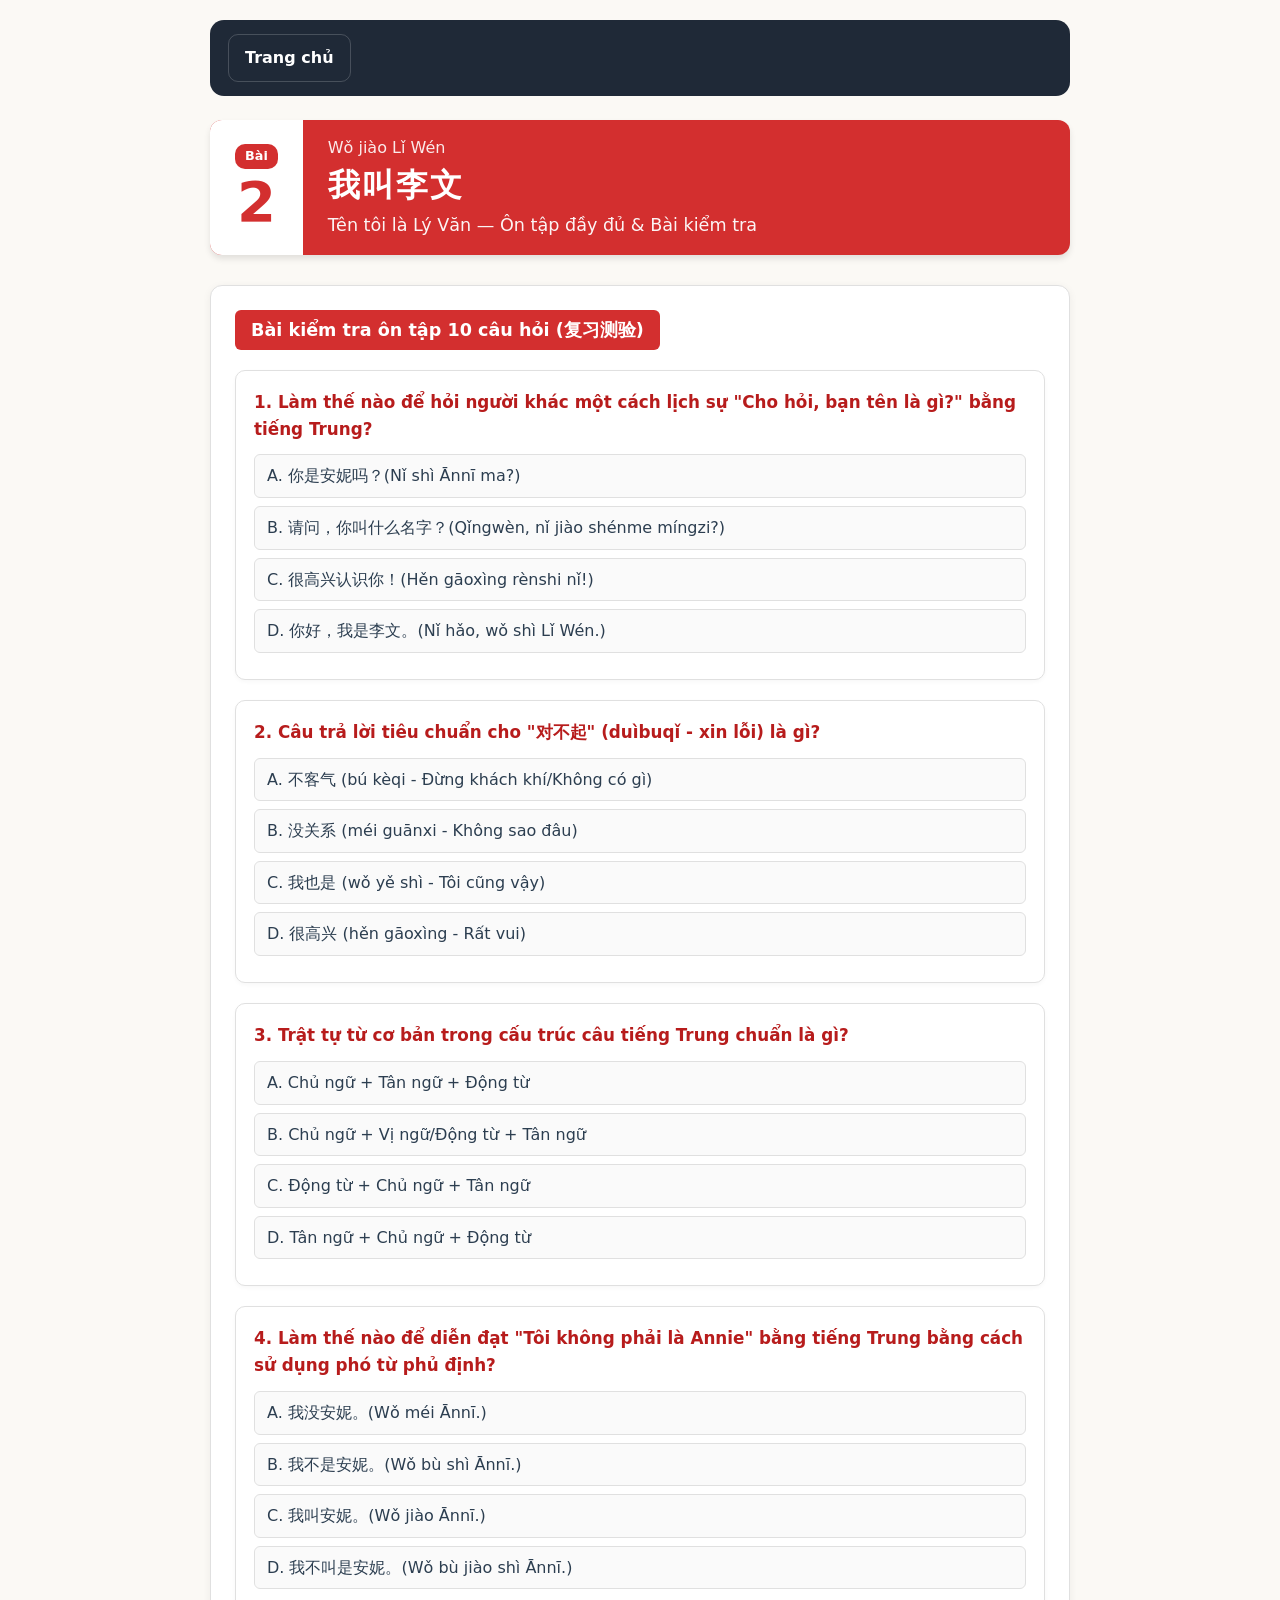
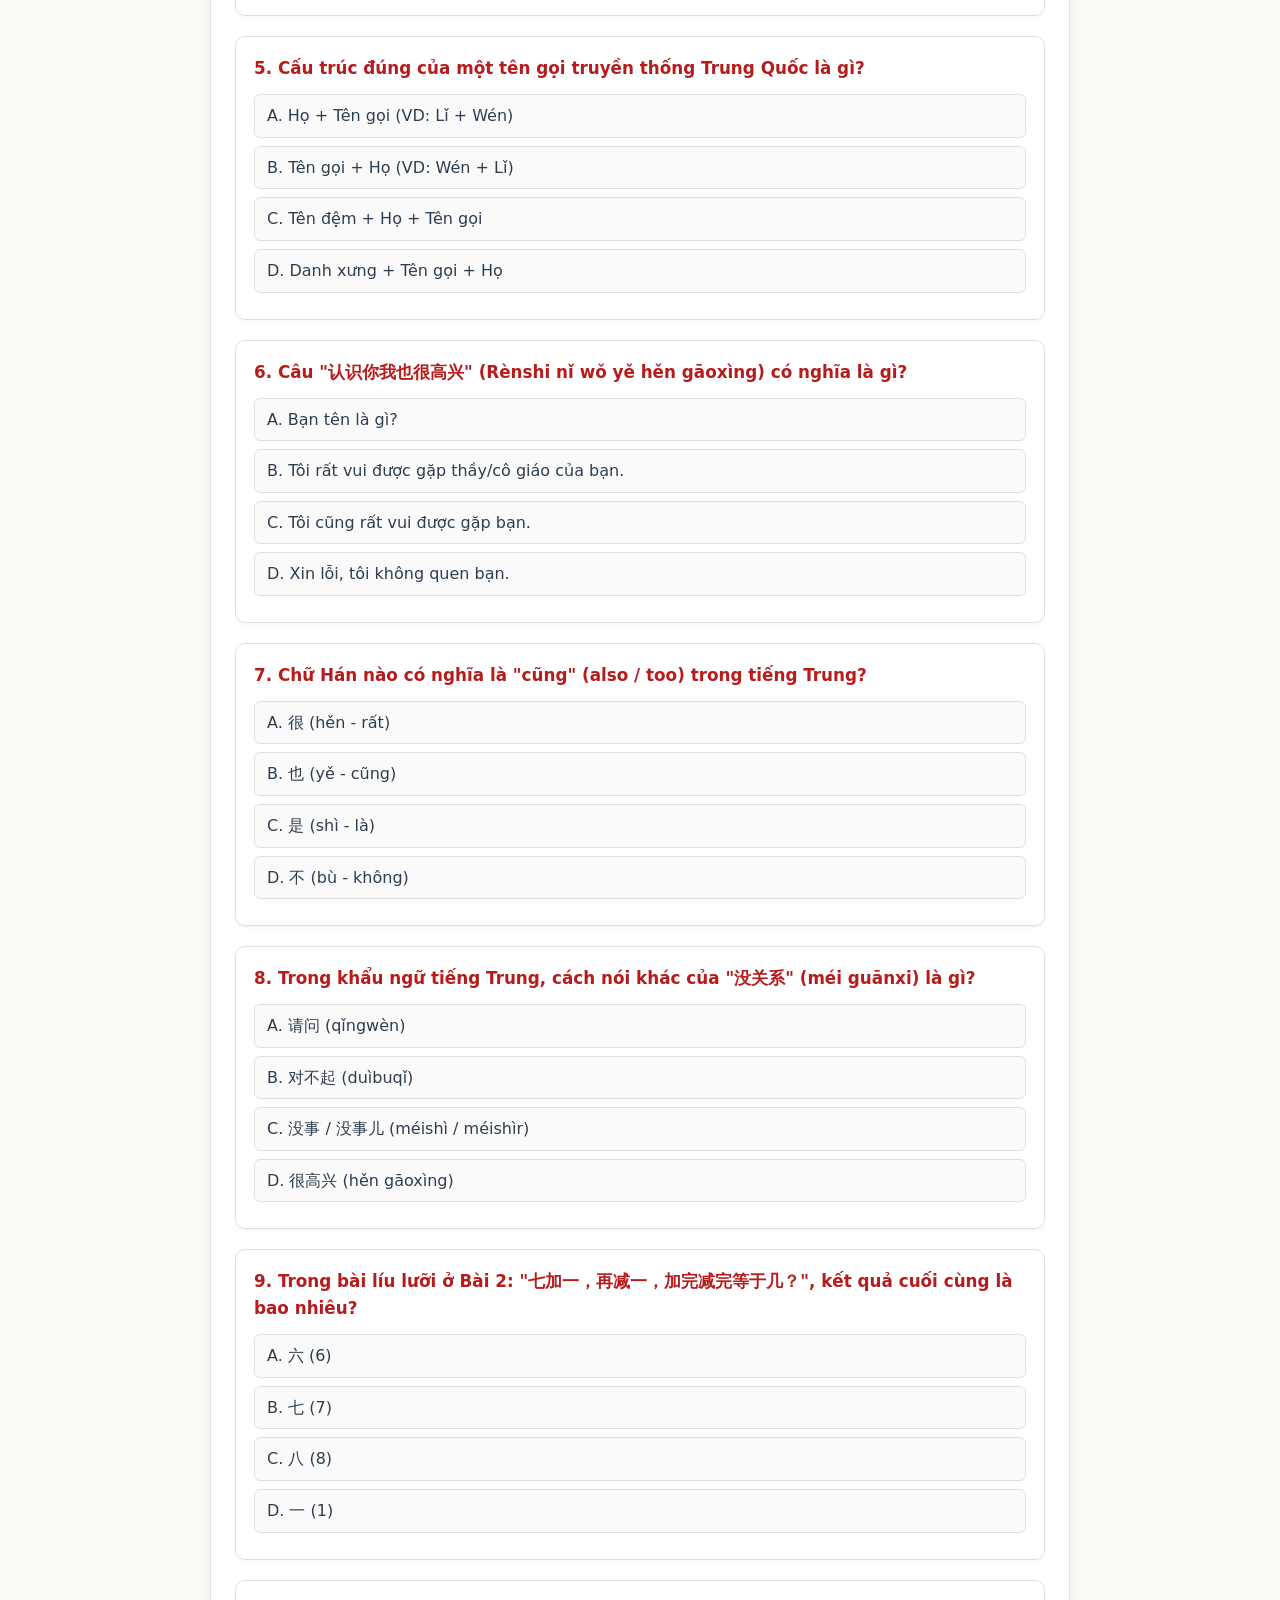
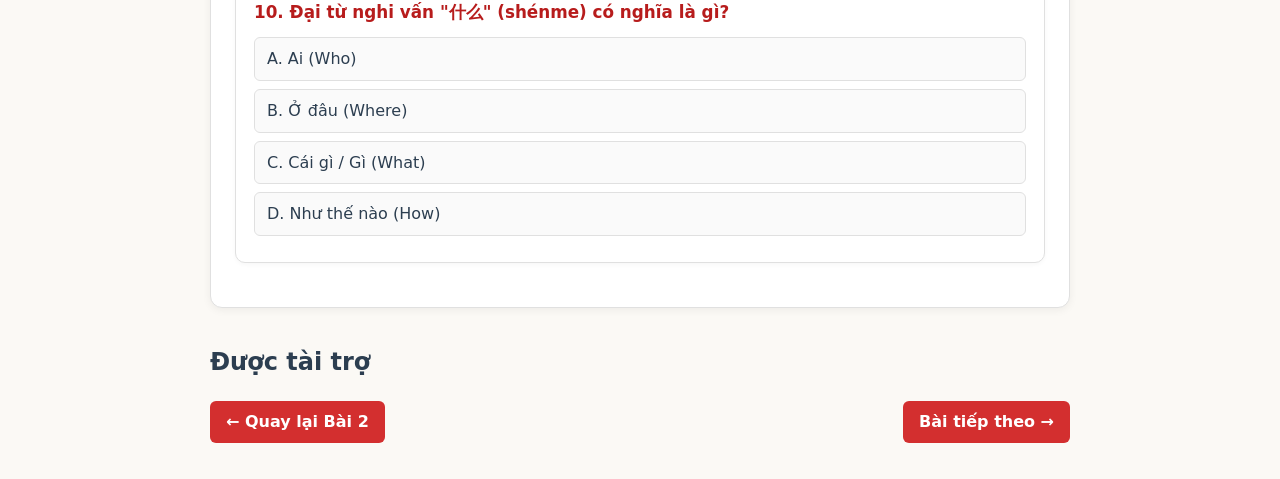
<file: hsk1/lesson2/review.html>
<!DOCTYPE html>
<html lang="vi">
<head>
    <meta charset="UTF-8">
    <meta name="viewport" content="width=device-width, initial-scale=1.0">
    <meta name="description" content="Bài kiểm tra ôn tập HSK1 Bài 2: kiểm tra khả năng đọc hiểu, từ vựng và cách sử dụng mẫu câu tiếng Trung từ bài học 我叫李文.">
    <meta name="keywords" content="Ôn tập HSK1, Trắc nghiệm tiếng Trung, Ôn tập 我叫李文, Luyện tập tiếng Trung, HSK bài 2">
    <meta name="robots" content="index, follow">
    <meta property="og:title" content="Ôn tập & Bài kiểm tra Tiếng Trung Bài 2 — Luyện tập HSK1">
    <meta property="og:description" content="Luyện tập HSK1 Bài 2 với bài kiểm tra ôn tập bao gồm các mẫu câu, từ vựng và đọc hiểu tiếng Trung.">
    <meta property="og:type" content="article">
    <meta property="og:locale" content="vi_VN">
    <script async src="https://pagead2.googlesyndication.com/pagead/js/adsbygoogle.js?client=ca-pub-5742837209550679" crossorigin="anonymous"></script>
    <title>Bài 2: Ôn tập & Bài kiểm tra Tiếng Trung</title>
    <style>
        :root {
            --primary-red: #d32f2f;
            --dark-red: #b71c1c;
            --bg-light: #fbf9f5;
            --card-bg: #ffffff;
            --peach-bg: #fff3e0;
            --peach-border: #ffe0b2;
            --text-dark: #2c3e50;
            --border-color: #e0e0e0;
            --correct-green: #2e7d32;
            --correct-bg: #e8f5e9;
        }

        * {
            box-sizing: border-box;
        }

        body {
            font-family: system-ui, -apple-system, "Segoe UI", Roboto, "Helvetica Neue", Arial, sans-serif;
            background-color: var(--bg-light);
            color: var(--text-dark);
            max-width: 900px;
            margin: 0 auto;
            padding: 20px;
            line-height: 1.6;
        }

        /* Top Banner */
        .lesson-banner {
            display: flex;
            background-color: var(--primary-red);
            color: white;
            border-radius: 12px;
            overflow: hidden;
            margin-bottom: 30px;
            box-shadow: 0 4px 6px rgba(0,0,0,0.1);
        }

        .lesson-number-box {
            background-color: white;
            color: var(--primary-red);
            padding: 15px 25px;
            display: flex;
            flex-direction: column;
            align-items: center;
            justify-content: center;
            position: relative;
        }

        .lesson-tag {
            background-color: var(--primary-red);
            color: white;
            padding: 2px 10px;
            border-radius: 10px;
            font-size: 0.8rem;
            font-weight: bold;
        }

        .lesson-num {
            font-size: 3.5rem;
            font-weight: 900;
            line-height: 1;
            margin-top: 5px;
        }

        .lesson-title-box {
            padding: 15px 25px;
            display: flex;
            flex-direction: column;
            justify-content: center;
        }

        .lesson-title-pinyin {
            font-size: 1rem;
            opacity: 0.9;
        }

        .lesson-title-zh {
            font-size: 2rem;
            font-weight: bold;
            letter-spacing: 2px;
        }

        .lesson-title-en {
            font-size: 1.1rem;
            opacity: 0.95;
        }

        /* Section Container */
        .review-section {
            background-color: var(--card-bg);
            border-radius: 12px;
            padding: 24px;
            margin-bottom: 35px;
            box-shadow: 0 2px 8px rgba(0,0,0,0.06);
            border: 1px solid var(--border-color);
        }

        .section-title {
            display: inline-block;
            background-color: var(--primary-red);
            color: white;
            padding: 6px 16px;
            border-radius: 6px;
            font-weight: bold;
            font-size: 1.1rem;
            margin-bottom: 20px;
        }

        /* Quiz Styling */
        .quiz-card {
            background-color: var(--card-bg);
            border: 1px solid var(--border-color);
            border-radius: 10px;
            padding: 18px;
            margin-bottom: 20px;
            box-shadow: 0 2px 4px rgba(0,0,0,0.03);
        }

        .question-title {
            font-weight: bold;
            font-size: 1.05rem;
            margin-bottom: 12px;
            color: var(--dark-red);
        }

        .options-list {
            list-style: none;
            padding: 0;
            margin: 0;
        }

        .option-item {
            padding: 8px 12px;
            border: 1px solid var(--border-color);
            border-radius: 6px;
            margin-bottom: 8px;
            background-color: #fafafa;
            cursor: pointer;
            transition: all 0.2s;
        }

        .option-item:hover {
            background-color: #f0f0f0;
            border-color: #bbb;
        }

        .option-item.correct {
            background-color: var(--correct-bg);
            border-color: var(--correct-green);
            color: var(--text-dark);
        }

        .option-item.incorrect {
            background-color: #ffebee;
            border-color: #d32f2f;
            color: #b71c1c;
        }

        .explanation.hidden { display: none; }

        .feedback {
            margin-top: 8px;
            font-weight: bold;
        }

        .feedback.correct { color: var(--correct-green); }
        .feedback.incorrect { color: var(--primary-red); }

        .explanation {
            margin-top: 10px;
            padding: 10px;
            background-color: var(--correct-bg);
            border-left: 4px solid var(--correct-green);
            border-radius: 4px;
            font-size: 0.9rem;
            color: #1b5e20;
        }

        .btn {
            display: inline-block;
            background-color: var(--primary-red);
            color: white;
            padding: 8px 16px;
            border-radius: 6px;
            text-decoration: none;
            font-weight: bold;
        }

        .btn:hover {
            background-color: var(--dark-red);
        }
    </style>
    <script src="../../js/header-loader.js" defer></script>
</head>
<body>

    <div id="shared-header" data-root="../../"></div>

    <!-- Header -->
    <div class="lesson-banner">
        <div class="lesson-number-box">
            <span class="lesson-tag">Bài</span>
            <span class="lesson-num">2</span>
        </div>
        <div class="lesson-title-box">
            <div class="lesson-title-pinyin">Wǒ jiào Lǐ Wén</div>
            <div class="lesson-title-zh">我叫李文</div>
            <div class="lesson-title-en">Tên tôi là Lý Văn — Ôn tập đầy đủ & Bài kiểm tra</div>
        </div>
    </div>

    <!-- Review Quiz Section -->
    <section class="review-section">
        <div class="section-title">Bài kiểm tra ôn tập 10 câu hỏi (复习测验)</div>

        <!-- Q1 -->
        <div class="quiz-card">
            <div class="question-title">1. Làm thế nào để hỏi người khác một cách lịch sự "Cho hỏi, bạn tên là gì?" bằng tiếng Trung?</div>
            <ul class="options-list">
                <li class="option-item" role="button" tabindex="0" data-correct="false">A. 你是安妮吗？(Nǐ shì Ānnī ma?)</li>
                <li class="option-item" role="button" tabindex="0" data-correct="true">B. 请问，你叫什么名字？(Qǐngwèn, nǐ jiào shénme míngzi?)</li>
                <li class="option-item" role="button" tabindex="0" data-correct="false">C. 很高兴认识你！(Hěn gāoxìng rènshi nǐ!)</li>
                <li class="option-item" role="button" tabindex="0" data-correct="false">D. 你好，我是李文。(Nǐ hǎo, wǒ shì Lǐ Wén.)</li>
            </ul>
            <div class="explanation hidden"><strong>Đáp án đúng: B. 请问，你叫什么名字？</strong> "请问" (Cho hỏi/Xin hỏi) là một biểu đạt lịch sự được sử dụng trước khi đặt câu hỏi như "你叫什么名字？" (Bạn tên là gì?).</div>
        </div>

        <!-- Q2 -->
        <div class="quiz-card">
            <div class="question-title">2. Câu trả lời tiêu chuẩn cho "对不起" (duìbuqǐ - xin lỗi) là gì?</div>
            <ul class="options-list">
                <li class="option-item" role="button" tabindex="0" data-correct="false">A. 不客气 (bú kèqi - Đừng khách khí/Không có gì)</li>
                <li class="option-item" role="button" tabindex="0" data-correct="true">B. 没关系 (méi guānxi - Không sao đâu)</li>
                <li class="option-item" role="button" tabindex="0" data-correct="false">C. 我也是 (wǒ yě shì - Tôi cũng vậy)</li>
                <li class="option-item" role="button" tabindex="0" data-correct="false">D. 很高兴 (hěn gāoxìng - Rất vui)</li>
            </ul>
            <div class="explanation hidden"><strong>Đáp án đúng: B. 没关系 (méi guānxi).</strong> "没关系" (hoặc khẩu ngữ là "没事") có nghĩa là "Không sao đâu / Không có gì" và được dùng để đáp lại câu "对不起".</div>
        </div>

        <!-- Q3 -->
        <div class="quiz-card">
            <div class="question-title">3. Trật tự từ cơ bản trong cấu trúc câu tiếng Trung chuẩn là gì?</div>
            <ul class="options-list">
                <li class="option-item" role="button" tabindex="0" data-correct="false">A. Chủ ngữ + Tân ngữ + Động từ</li>
                <li class="option-item" role="button" tabindex="0" data-correct="true">B. Chủ ngữ + Vị ngữ/Động từ + Tân ngữ</li>
                <li class="option-item" role="button" tabindex="0" data-correct="false">C. Động từ + Chủ ngữ + Tân ngữ</li>
                <li class="option-item" role="button" tabindex="0" data-correct="false">D. Tân ngữ + Chủ ngữ + Động từ</li>
            </ul>
            <div class="explanation hidden"><strong>Đáp án đúng: B. Chủ ngữ + Vị ngữ/Động từ + Tân ngữ.</strong> Như đã giải thích trong Lớp học của Xiaoyu, tiếng Trung tuân theo cấu trúc Chủ ngữ + Vị ngữ + Tân ngữ (ví dụ: 我 [Chủ ngữ] 叫 [Động từ] 陈天中 [Tân ngữ]).</div>
        </div>

        <!-- Q4 -->
        <div class="quiz-card">
            <div class="question-title">4. Làm thế nào để diễn đạt "Tôi không phải là Annie" bằng tiếng Trung bằng cách sử dụng phó từ phủ định?</div>
            <ul class="options-list">
                <li class="option-item" role="button" tabindex="0" data-correct="false">A. 我没安妮。(Wǒ méi Ānnī.)</li>
                <li class="option-item" role="button" tabindex="0" data-correct="true">B. 我不是安妮。(Wǒ bù shì Ānnī.)</li>
                <li class="option-item" role="button" tabindex="0" data-correct="false">C. 我叫安妮。(Wǒ jiào Ānnī.)</li>
                <li class="option-item" role="button" tabindex="0" data-correct="false">D. 我不叫是安妮。(Wǒ bù jiào shì Ānnī.)</li>
            </ul>
            <div class="explanation hidden"><strong>Đáp án đúng: B. 我不是安妮。(Wǒ bù shì Ānnī.)</strong> "不" (bù) dùng để phủ định các động từ như "是" (shì) mang nghĩa "không phải là".</div>
        </div>

        <!-- Q5 -->
        <div class="quiz-card">
            <div class="question-title">5. Cấu trúc đúng của một tên gọi truyền thống Trung Quốc là gì?</div>
            <ul class="options-list">
                <li class="option-item" role="button" tabindex="0" data-correct="true">A. Họ + Tên gọi (VD: Lǐ + Wén)</li>
                <li class="option-item" role="button" tabindex="0" data-correct="false">B. Tên gọi + Họ (VD: Wén + Lǐ)</li>
                <li class="option-item" role="button" tabindex="0" data-correct="false">C. Tên đệm + Họ + Tên gọi</li>
                <li class="option-item" role="button" tabindex="0" data-correct="false">D. Danh xưng + Tên gọi + Họ</li>
            </ul>
            <div class="explanation hidden"><strong>Đáp án đúng: A. Họ + Tên gọi.</strong> Tên tiếng Trung luôn đặt họ lên trước, sau đó mới đến tên gọi (ví dụ: 李 [Họ] 文 [Tên]).</div>
        </div>

        <!-- Q6 -->
        <div class="quiz-card">
            <div class="question-title">6. Câu "认识你我也很高兴" (Rènshi nǐ wǒ yě hěn gāoxìng) có nghĩa là gì?</div>
            <ul class="options-list">
                <li class="option-item" role="button" tabindex="0" data-correct="false">A. Bạn tên là gì?</li>
                <li class="option-item" role="button" tabindex="0" data-correct="false">B. Tôi rất vui được gặp thầy/cô giáo của bạn.</li>
                <li class="option-item" role="button" tabindex="0" data-correct="true">C. Tôi cũng rất vui được gặp bạn.</li>
                <li class="option-item" role="button" tabindex="0" data-correct="false">D. Xin lỗi, tôi không quen bạn.</li>
            </ul>
            <div class="explanation hidden"><strong>Đáp án đúng: C. Tôi cũng rất vui được gặp bạn.</strong> "也" (yě) có nghĩa là "cũng", biến câu này thành câu đáp lại tiêu chuẩn cho "很高兴认识你".</div>
        </div>

        <!-- Q7 -->
        <div class="quiz-card">
            <div class="question-title">7. Chữ Hán nào có nghĩa là "cũng" (also / too) trong tiếng Trung?</div>
            <ul class="options-list">
                <li class="option-item" role="button" tabindex="0" data-correct="false">A. 很 (hěn - rất)</li>
                <li class="option-item" role="button" tabindex="0" data-correct="true">B. 也 (yě - cũng)</li>
                <li class="option-item" role="button" tabindex="0" data-correct="false">C. 是 (shì - là)</li>
                <li class="option-item" role="button" tabindex="0" data-correct="false">D. 不 (bù - không)</li>
            </ul>
            <div class="explanation hidden"><strong>Đáp án đúng: B. 也 (yě).</strong> "也" là một phó từ có nghĩa là "cũng".</div>
        </div>

        <!-- Q8 -->
        <div class="quiz-card">
            <div class="question-title">8. Trong khẩu ngữ tiếng Trung, cách nói khác của "没关系" (méi guānxi) là gì?</div>
            <ul class="options-list">
                <li class="option-item" role="button" tabindex="0" data-correct="false">A. 请问 (qǐngwèn)</li>
                <li class="option-item" role="button" tabindex="0" data-correct="false">B. 对不起 (duìbuqǐ)</li>
                <li class="option-item" role="button" tabindex="0" data-correct="true">C. 没事 / 没事儿 (méishì / méishìr)</li>
                <li class="option-item" role="button" tabindex="0" data-correct="false">D. 很高兴 (hěn gāoxìng)</li>
            </ul>
            <div class="explanation hidden"><strong>Đáp án đúng: C. 没事 / 没事儿.</strong> Như đã lưu ý trong Mẹo của Xiaoyu, mọi người thường nói "没事" hoặc "没事儿" trong giao tiếp khẩu ngữ thân mật.</div>
        </div>

        <!-- Q9 -->
        <div class="quiz-card">
            <div class="question-title">9. Trong bài líu lưỡi ở Bài 2: "七加一，再减一，加完减完等于几？", kết quả cuối cùng là bao nhiêu?</div>
            <ul class="options-list">
                <li class="option-item" role="button" tabindex="0" data-correct="false">A. 六 (6)</li>
                <li class="option-item" role="button" tabindex="0" data-correct="true">B. 七 (7)</li>
                <li class="option-item" role="button" tabindex="0" data-correct="false">C. 八 (8)</li>
                <li class="option-item" role="button" tabindex="0" data-correct="false">D. 一 (1)</li>
            </ul>
            <div class="explanation hidden"><strong>Đáp án đúng: B. 七 (7).</strong> "加完减完还是七" (Thêm xong bớt xong vẫn là bảy).</div>
        </div>

        <!-- Q10 -->
        <div class="quiz-card">
            <div class="question-title">10. Đại từ nghi vấn "什么" (shénme) có nghĩa là gì?</div>
            <ul class="options-list">
                <li class="option-item" role="button" tabindex="0" data-correct="false">A. Ai (Who)</li>
                <li class="option-item" role="button" tabindex="0" data-correct="false">B. Ở đâu (Where)</li>
                <li class="option-item" role="button" tabindex="0" data-correct="true">C. Cái gì / Gì (What)</li>
                <li class="option-item" role="button" tabindex="0" data-correct="false">D. Như thế nào (How)</li>
            </ul>
            <div class="explanation hidden"><strong>Đáp án đúng: C. Cái gì / Gì (What).</strong> "什么" được dùng để hỏi "gì / cái gì" (ví dụ: 什么名字 = tên gì).</div>
        </div>

    </section>
    <section class="card-section ad-section">
        <h2>Được tài trợ</h2>
        <ins class="adsbygoogle"
             style="display:block"
             data-ad-client="ca-pub-5742837209550679"
             data-ad-slot="1234567890"
             data-ad-format="auto"
             data-full-width-responsive="true"></ins>
        <script>
          (adsbygoogle = window.adsbygoogle || []).push({});
        </script>
      </section>

    <p style="display:flex; justify-content:space-between; align-items:center;">
        <a class="btn" href="content.html">← Quay lại Bài 2</a>
        <a class="btn" href="../lesson3/content.html">Bài tiếp theo →</a>
    </p>

    <script>
        document.querySelectorAll('.quiz-card').forEach(card => {
            const options = Array.from(card.querySelectorAll('.option-item'));
            const explanation = card.querySelector('.explanation');
            let answered = false;

            function handleSelection(opt) {
                if (answered) return;
                answered = true;
                const isCorrect = opt.dataset.correct === 'true';
                if (isCorrect) {
                    opt.classList.add('correct');
                } else {
                    opt.classList.add('incorrect');
                    const corr = card.querySelector('.option-item[data-correct="true"]');
                    if (corr) corr.classList.add('correct');
                }
                options.forEach(o => o.style.pointerEvents = 'none');
                if (explanation) explanation.classList.remove('hidden');
                const fb = document.createElement('div');
                fb.className = 'feedback ' + (isCorrect ? 'correct' : 'incorrect');
                fb.textContent = isCorrect ? 'Chính xác!' : 'Không chính xác';
                card.appendChild(fb);
            }

            options.forEach(opt => {
                opt.addEventListener('click', () => handleSelection(opt));
                opt.addEventListener('keydown', e => {
                    if (e.key === 'Enter' || e.key === ' ') {
                        e.preventDefault();
                        handleSelection(opt);
                    }
                });
            });
        });
    </script>
</body>
</html>
</file>
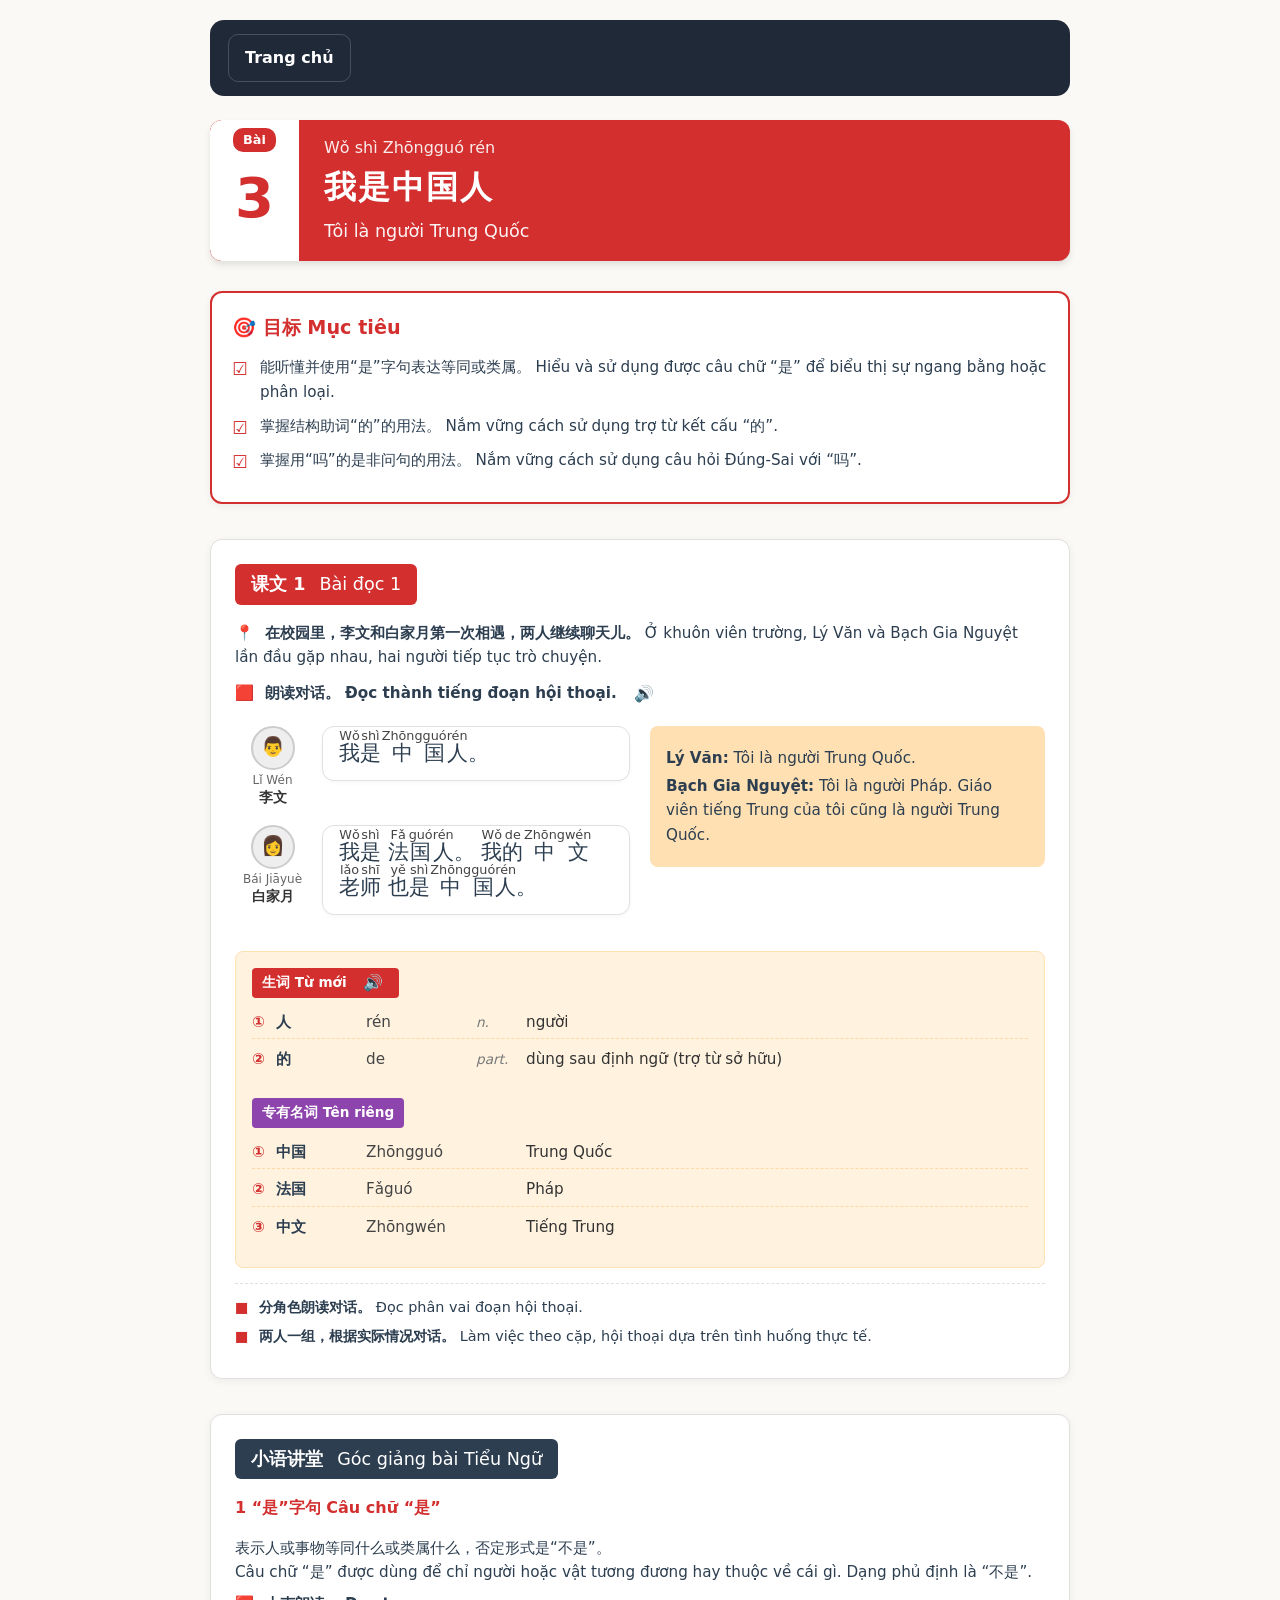
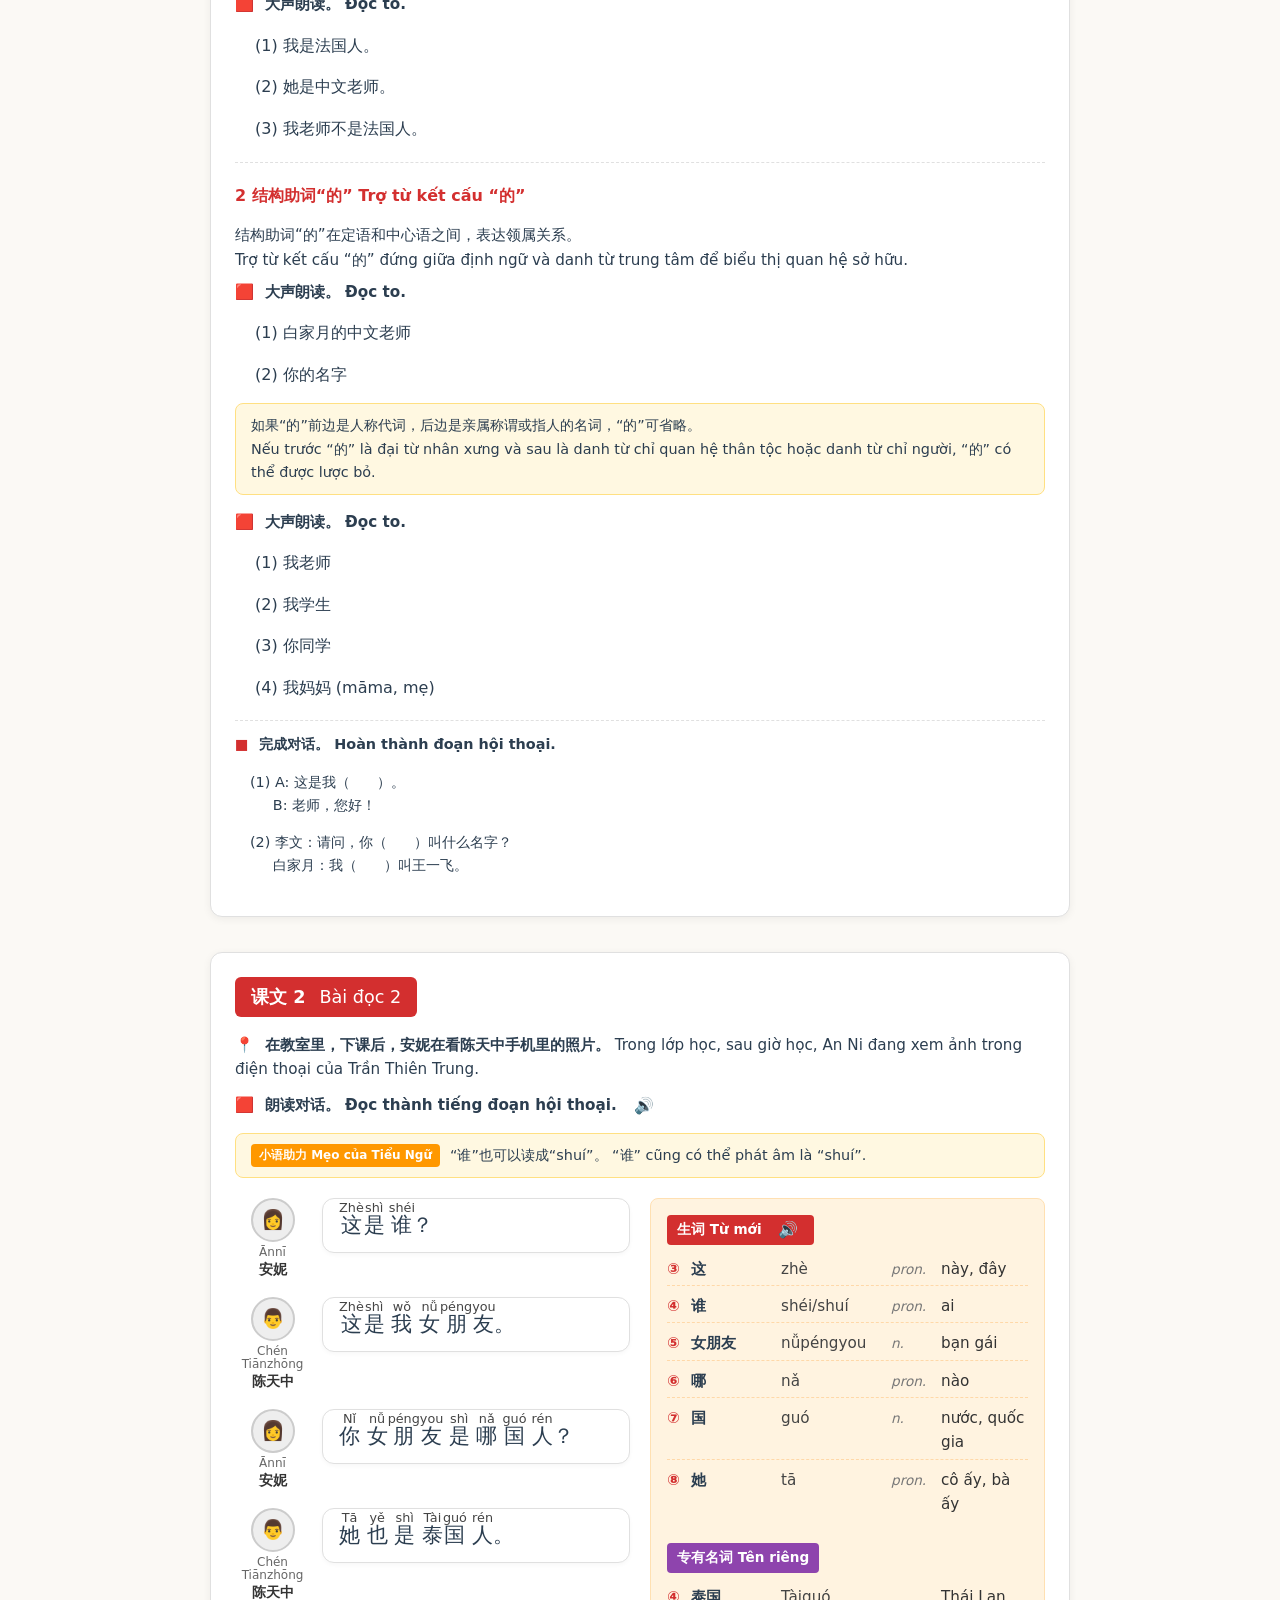
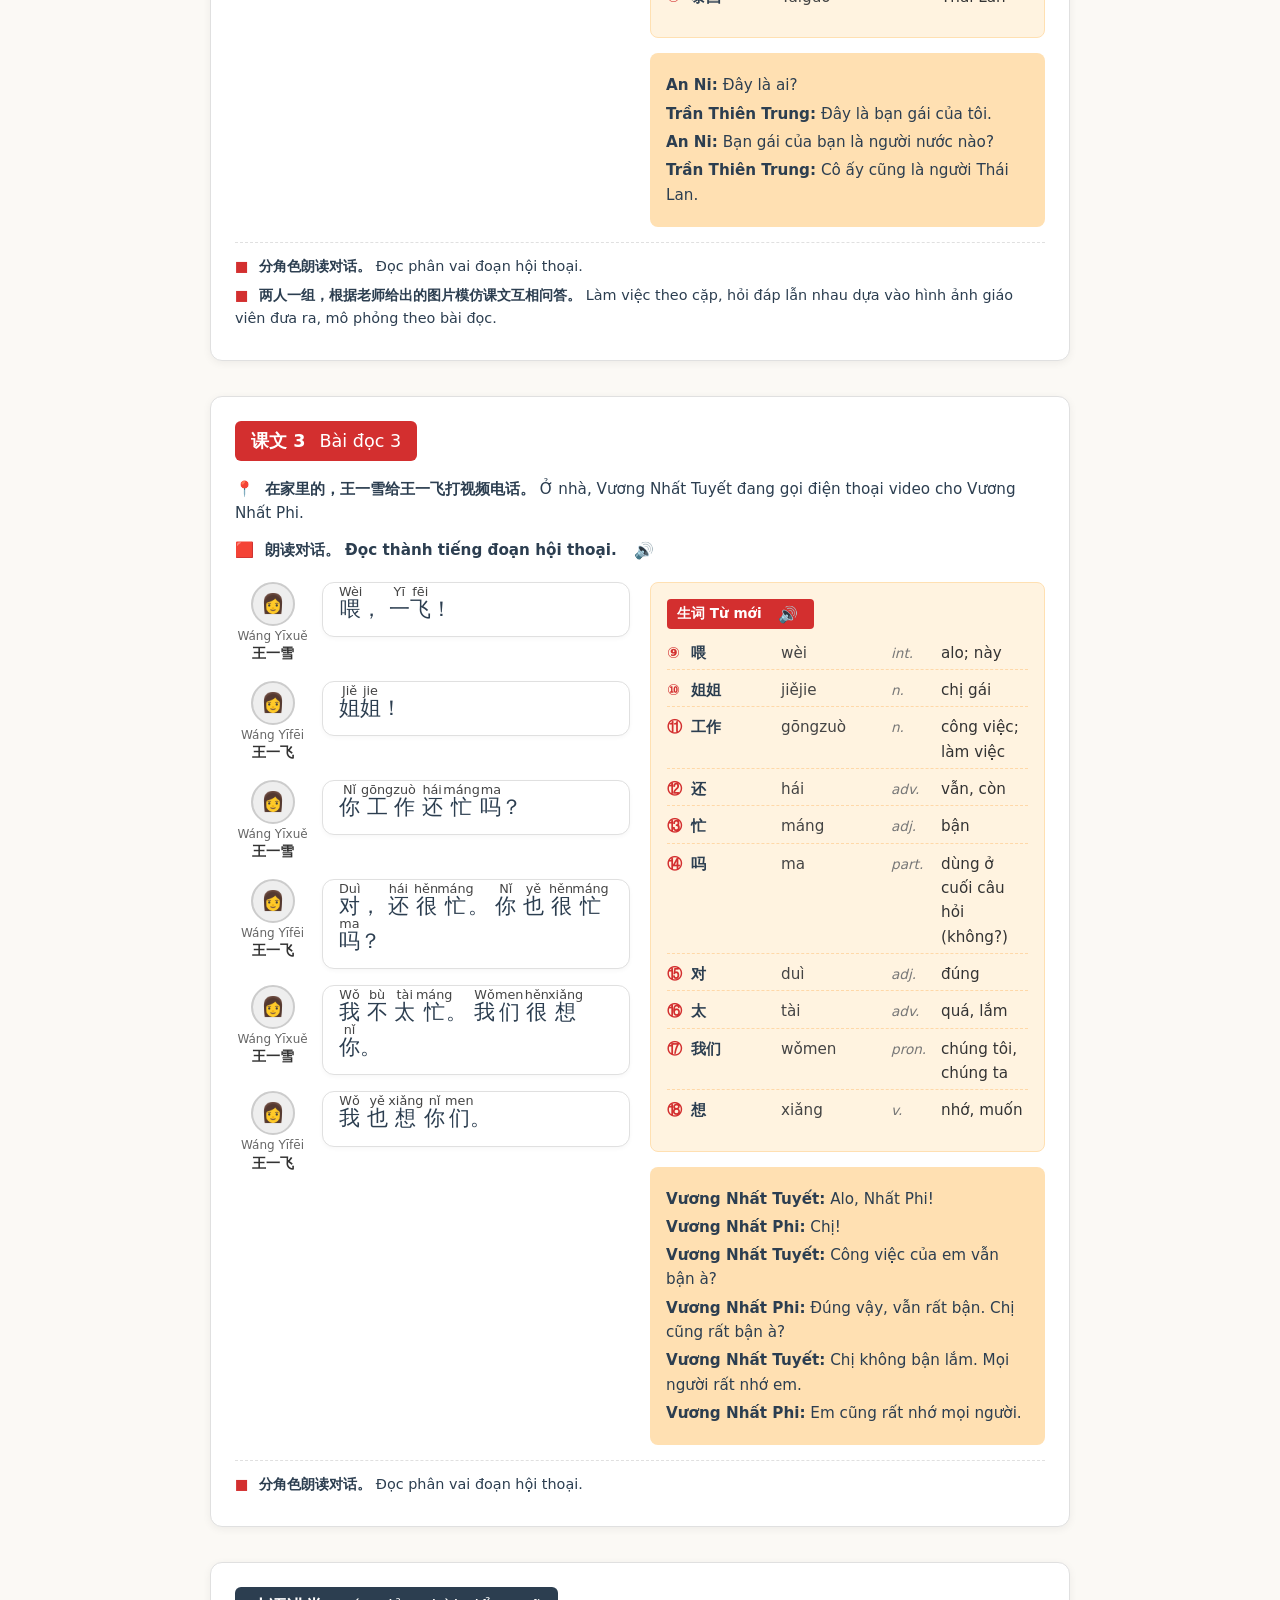
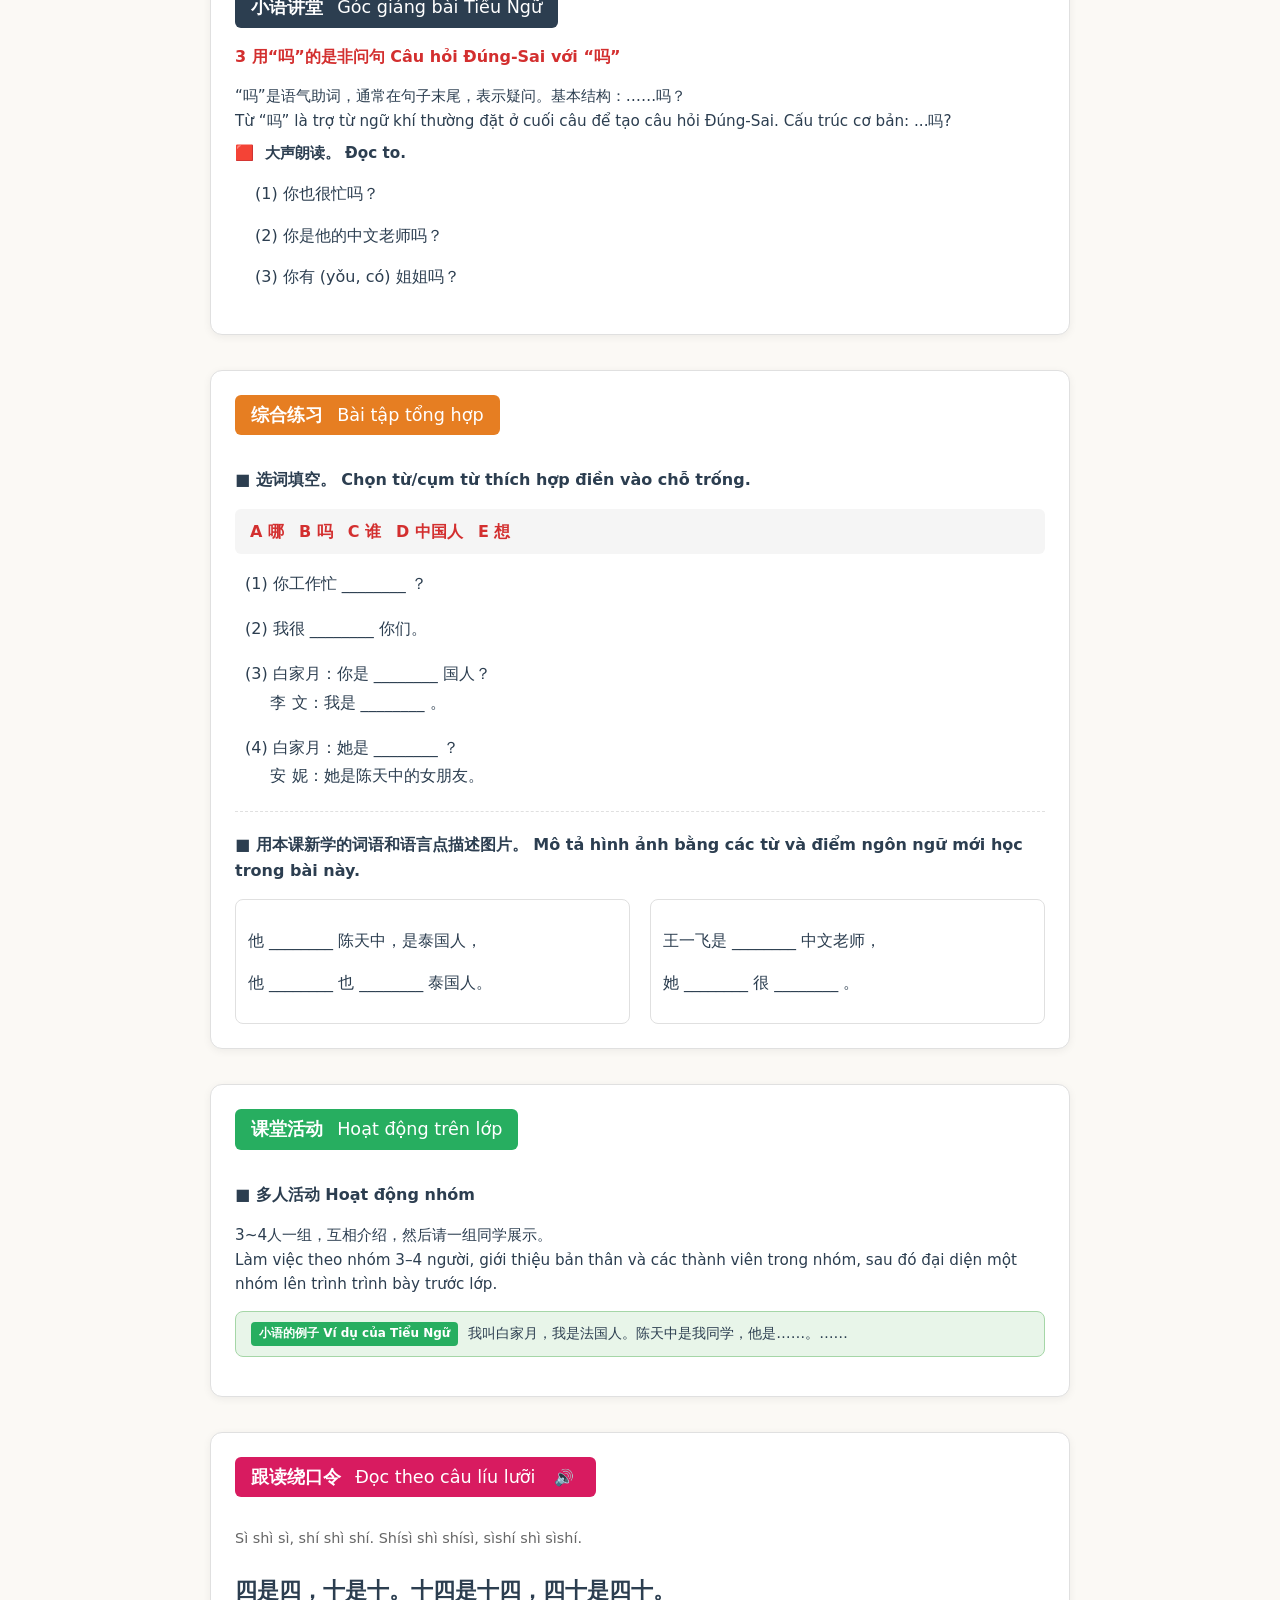
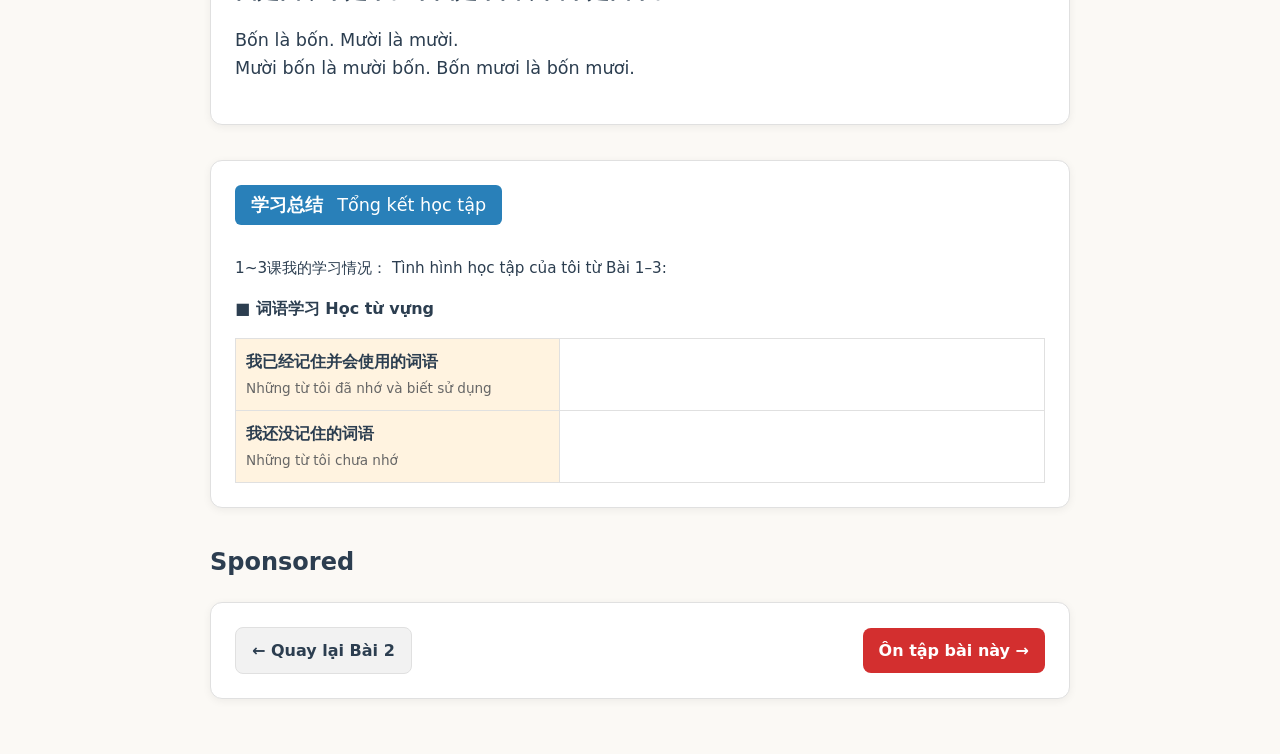
<file: hsk1/lesson3/content.html>
<!DOCTYPE html>
<html lang="vi">
<head>
    <meta charset="UTF-8">
    <meta name="viewport" content="width=device-width, initial-scale=1.0">
    <meta name="description" content="Bài 3 HSK1: 我是中国人. Học cách nói về quốc tịch, giới thiệu gia đình và bạn bè, và đặt câu hỏi với 吗 trong tiếng Trung.">
    <meta name="keywords" content="Bài học HSK1, 我是中国人, quốc tịch tiếng Trung, ngữ pháp tiếng Trung sơ cấp, từ vựng HSK">
    <meta name="robots" content="index, follow">
    <meta property="og:title" content="Bài 3: 我是中国人 — HSK1 Tiếng Trung Sơ Cấp">
    <meta property="og:description" content="Học Bài 3 HSK1: 我是中国人 để học các cụm từ về quốc tịch, trợ từ sở hữu 的, và ngữ pháp câu hỏi cơ bản.">
    <meta property="og:type" content="article">
    <meta property="og:locale" content="vi_VN">
    <script async src="https://pagead2.googlesyndication.com/pagead/js/adsbygoogle.js?client=ca-pub-5742837209550679" crossorigin="anonymous"></script>
    <title>Bài 3: 我是中国人</title>
    <style>
        :root {
            --primary-red: #d32f2f;
            --dark-red: #b71c1c;
            --bg-light: #fbf9f5;
            --card-bg: #ffffff;
            --peach-bg: #fff3e0;
            --peach-border: #ffe0b2;
            --text-dark: #2c3e50;
            --border-color: #e0e0e0;
        }

        * {
            box-sizing: border-box;
        }

        body {
            font-family: system-ui, -apple-system, "Segoe UI", Roboto, "Helvetica Neue", Arial, sans-serif;
            background-color: var(--bg-light);
            color: var(--text-dark);
            max-width: 900px;
            margin: 0 auto;
            padding: 20px;
            line-height: 1.6;
        }

        /* Top Banner */
        .lesson-banner {
            display: flex;
            background-color: var(--primary-red);
            color: white;
            border-radius: 12px;
            overflow: hidden;
            margin-bottom: 30px;
            box-shadow: 0 4px 6px rgba(0,0,0,0.1);
        }

        .lesson-number-box {
            background-color: white;
            color: var(--primary-red);
            padding: 15px 25px;
            display: flex;
            flex-direction: column;
            align-items: center;
            justify-content: center;
            border-top-left-radius: 12px;
            border-bottom-left-radius: 12px;
            position: relative;
        }

        .lesson-tag {
            background-color: var(--primary-red);
            color: white;
            padding: 2px 10px;
            border-radius: 10px;
            font-size: 0.8rem;
            font-weight: bold;
            position: absolute;
            top: 8px;
        }

        .lesson-num {
            font-size: 3.5rem;
            font-weight: 900;
            line-height: 1;
            margin-top: 15px;
        }

        .lesson-title-box {
            padding: 15px 25px;
            display: flex;
            flex-direction: column;
            justify-content: center;
        }

        .lesson-title-pinyin {
            font-size: 1rem;
            opacity: 0.9;
            margin-bottom: 2px;
        }

        .lesson-title-zh {
            font-size: 2rem;
            font-weight: bold;
            letter-spacing: 2px;
        }

        .lesson-title-en {
            font-size: 1.1rem;
            opacity: 0.95;
            margin-top: 4px;
        }

        /* Objectives Box */
        .objectives-box {
            background-color: var(--card-bg);
            border: 2px solid var(--primary-red);
            border-radius: 12px;
            padding: 20px;
            margin-bottom: 35px;
            box-shadow: 0 2px 8px rgba(0,0,0,0.06);
        }

        .objectives-header {
            color: var(--primary-red);
            font-size: 1.2rem;
            font-weight: bold;
            margin-bottom: 12px;
            display: flex;
            align-items: center;
            gap: 8px;
        }

        .objectives-list {
            list-style: none;
            padding: 0;
            margin: 0;
        }

        .objectives-list li {
            position: relative;
            padding-left: 28px;
            margin-bottom: 10px;
            font-size: 0.95rem;
        }

        .objectives-list li::before {
            content: "☑";
            position: absolute;
            left: 0;
            color: var(--primary-red);
            font-weight: bold;
            font-size: 1.1rem;
        }

        /* Section Container */
        .text-section {
            background-color: var(--card-bg);
            border-radius: 12px;
            padding: 24px;
            margin-bottom: 35px;
            box-shadow: 0 2px 8px rgba(0,0,0,0.06);
            border: 1px solid var(--border-color);
        }

        /* Section Header */
        .section-header {
            display: inline-block;
            background-color: var(--primary-red);
            color: white;
            padding: 6px 16px;
            border-radius: 6px;
            font-weight: bold;
            font-size: 1.1rem;
            margin-bottom: 16px;
        }

        .section-header .en {
            margin-left: 8px;
            font-weight: normal;
        }

        /* Context & Instruction */
        .context-box, .instruction-box {
            margin-bottom: 12px;
            font-size: 0.95rem;
        }

        .icon {
            margin-right: 6px;
        }

        /* Tip Box */
        .tip-box {
            background-color: #fff8e1;
            border: 1px solid #ffe082;
            border-radius: 8px;
            padding: 10px 15px;
            margin: 15px 0;
            font-size: 0.9rem;
            display: flex;
            align-items: flex-start;
            gap: 10px;
        }

        .tip-badge {
            background-color: #ff9800;
            color: white;
            padding: 2px 8px;
            border-radius: 4px;
            font-size: 0.75rem;
            white-space: nowrap;
            font-weight: bold;
        }

        /* Content Layout Grid */
        .content-grid {
            display: grid;
            grid-template-columns: 1fr 1fr;
            gap: 20px;
            margin-top: 20px;
        }

        @media (max-width: 768px) {
            .content-grid {
                grid-template-columns: 1fr;
            }
        }

        /* Dialogue Box Styling */
        .dialogue-item {
            display: flex;
            align-items: flex-start;
            margin-bottom: 16px;
        }

        .avatar-box {
            text-align: center;
            margin-right: 12px;
            width: 75px;
            flex-shrink: 0;
        }

        .avatar {
            width: 44px;
            height: 44px;
            border-radius: 50%;
            background-color: #eee;
            display: flex;
            align-items: center;
            justify-content: center;
            margin: 0 auto 4px auto;
            font-size: 1.2rem;
            border: 2px solid #ccc;
        }

        .speaker-pinyin {
            font-size: 0.75rem;
            color: #666;
            display: block;
            line-height: 1.1;
        }

        .speaker-name {
            font-size: 0.85rem;
            font-weight: bold;
            color: #333;
            display: block;
        }

        .speech-bubble {
            background-color: #ffffff;
            border: 1px solid var(--border-color);
            border-radius: 12px;
            padding: 10px 16px;
            box-shadow: 0 2px 4px rgba(0,0,0,0.03);
            flex: 1;
            font-size: 1.3rem;
        }

        /* Ruby Pinyin Styling */
        ruby {
            ruby-position: over;
        }

        rt {
            font-size: 0.8rem;
            font-weight: normal;
            color: #444;
        }

        /* Vocabulary Box */
        .vocab-box {
            background-color: var(--peach-bg);
            border: 1px solid var(--peach-border);
            border-radius: 8px;
            padding: 16px;
        }

        .vocab-header {
            background-color: var(--primary-red);
            color: white;
            display: inline-block;
            padding: 4px 10px;
            border-radius: 4px;
            font-weight: bold;
            font-size: 0.85rem;
            margin-bottom: 12px;
        }

        .vocab-list {
            list-style: none;
            padding: 0;
            margin: 0;
        }

        .vocab-item {
            display: flex;
            align-items: baseline;
            margin-bottom: 8px;
            font-size: 0.95rem;
            border-bottom: 1px dashed #ffd8a8;
            padding-bottom: 4px;
        }

        .vocab-item:last-child {
            border-bottom: none;
        }

        .vocab-num {
            width: 24px;
            color: var(--primary-red);
            font-weight: bold;
        }

        .vocab-zh {
            width: 90px;
            font-weight: bold;
        }

        .vocab-py {
            width: 110px;
            color: #444;
        }

        .vocab-pos {
            width: 50px;
            color: #777;
            font-style: italic;
            font-size: 0.85rem;
        }

        .vocab-en {
            flex: 1;
            color: #333;
        }

        /* Translation Box */
        .translation-box {
            background-color: #ffe0b2;
            border-radius: 8px;
            padding: 16px;
            font-size: 0.95rem;
            line-height: 1.6;
        }

        .translation-box p {
            margin: 4px 0;
        }

        /* Grammar List */
        .grammar-item {
            margin-bottom: 20px;
        }

        .grammar-title {
            font-weight: bold;
            color: var(--primary-red);
            margin-bottom: 6px;
        }

        .grammar-desc {
            margin-bottom: 8px;
            font-size: 0.95rem;
        }

        .grammar-examples {
            padding-left: 20px;
            font-size: 1rem;
        }

        /* Practice / Exercises */
        .activities-box {
            margin-top: 15px;
            padding-top: 12px;
            border-top: 1px dashed var(--border-color);
            font-size: 0.9rem;
        }

        .activity-item {
            margin-bottom: 6px;
        }

        .activity-bullet {
            color: var(--primary-red);
            margin-right: 6px;
        }

        /* Audio button */
        .audio-btn {
            background: none;
            border: none;
            cursor: pointer;
            font-size: 1rem;
            margin-left: 6px;
            color: var(--primary-red);
            vertical-align: middle;
        }
        .audio-btn:focus { outline: 2px solid var(--dark-red); outline-offset: 2px; }
        .audio-btn.playing { color: var(--dark-red); }
    </style>
    <script src="../../js/header-loader.js" defer></script>
</head>
<body>

    <div id="shared-header" data-root="../../"></div>

    <!-- Lesson Header -->
    <div class="lesson-banner">
        <div class="lesson-number-box">
            <span class="lesson-tag">Bài</span>
            <span class="lesson-num">3</span>
        </div>
        <div class="lesson-title-box">
            <div class="lesson-title-pinyin">Wǒ shì Zhōngguó rén</div>
            <div class="lesson-title-zh">我是中国人</div>
            <div class="lesson-title-en">Tôi là người Trung Quốc</div>
        </div>
    </div>

    <!-- OBJECTIVES SECTION -->
    <div class="objectives-box">
        <div class="objectives-header">
            🎯 目标 Mục tiêu
        </div>
        <ul class="objectives-list">
            <li>能听懂并使用“是”字句表达等同或类属。 Hiểu và sử dụng được câu chữ “是” để biểu thị sự ngang bằng hoặc phân loại.</li>
            <li>掌握结构助词“的”的用法。 Nắm vững cách sử dụng trợ từ kết cấu “的”.</li>
            <li>掌握用“吗”的是非问句的用法。 Nắm vững cách sử dụng câu hỏi Đúng-Sai với “吗”.</li>
        </ul>
    </div>

    <!-- TEXT 1 SECTION -->
    <section class="text-section">
        <div class="section-header">
            课文 1 <span class="en">Bài đọc 1</span>
        </div>
        <div class="context-box">
            <span class="icon">📍</span> 
            <strong>在校园里，李文和白家月第一次相遇，两人继续聊天儿。</strong> 
            Ở khuôn viên trường, Lý Văn và Bạch Gia Nguyệt lần đầu gặp nhau, hai người tiếp tục trò chuyện.
        </div>

        <div class="instruction-box">
            <span class="icon">🟥</span> 
            <strong>朗读对话。 Đọc thành tiếng đoạn hội thoại.</strong> <button class="audio-btn" data-track="3-1" aria-label="Play audio 3-1">🔊</button>
        </div>

        <div class="content-grid">
            <div class="dialogue-column">
                <!-- Dialogue 1 -->
                <div class="dialogue-item">
                    <div class="avatar-box">
                        <div class="avatar">👨</div>
                        <span class="speaker-pinyin">Lǐ Wén</span>
                        <span class="speaker-name">李文</span>
                    </div>
                    <div class="speech-bubble">
                        <ruby>我<rt>Wǒ</rt></ruby><ruby>是<rt>shì</rt></ruby>
                        <ruby>中<rt>Zhōng</rt></ruby><ruby>国<rt>guó</rt></ruby><ruby>人<rt>rén</rt></ruby>。
                    </div>
                </div>

                <!-- Dialogue 2 -->
                <div class="dialogue-item">
                    <div class="avatar-box">
                        <div class="avatar">👩</div>
                        <span class="speaker-pinyin">Bái Jiāyuè</span>
                        <span class="speaker-name">白家月</span>
                    </div>
                    <div class="speech-bubble">
                        <ruby>我<rt>Wǒ</rt></ruby><ruby>是<rt>shì</rt></ruby>
                        <ruby>法<rt>Fǎ</rt></ruby><ruby>国<rt>guó</rt></ruby><ruby>人<rt>rén</rt></ruby>。
                        <ruby>我<rt>Wǒ</rt></ruby><ruby>的<rt>de</rt></ruby>
                        <ruby>中<rt>Zhōng</rt></ruby><ruby>文<rt>wén</rt></ruby>
                        <ruby>老<rt>lǎo</rt></ruby><ruby>师<rt>shī</rt></ruby>
                        <ruby>也<rt>yě</rt></ruby><ruby>是<rt>shì</rt></ruby>
                        <ruby>中<rt>Zhōng</rt></ruby><ruby>国<rt>guó</rt></ruby><ruby>人<rt>rén</rt></ruby>。
                    </div>
                </div>
            </div>

            <div class="translation-column">
                <div class="translation-box">
                    <p><strong>Lý Văn:</strong> Tôi là người Trung Quốc.</p>
                    <p><strong>Bạch Gia Nguyệt:</strong> Tôi là người Pháp. Giáo viên tiếng Trung của tôi cũng là người Trung Quốc.</p>
                </div>
            </div>
        </div>

        <div class="vocab-box" style="margin-top: 20px;">
            <div class="vocab-header">生词 Từ mới <button class="audio-btn" data-track="3-2" aria-label="Play audio 3-2">🔊</button></div>
            <ul class="vocab-list">
                <li class="vocab-item">
                    <span class="vocab-num">①</span>
                    <span class="vocab-zh">人</span>
                    <span class="vocab-py">rén</span>
                    <span class="vocab-pos">n.</span>
                    <span class="vocab-en">người</span>
                </li>
                <li class="vocab-item">
                    <span class="vocab-num">②</span>
                    <span class="vocab-zh">的</span>
                    <span class="vocab-py">de</span>
                    <span class="vocab-pos">part.</span>
                    <span class="vocab-en">dùng sau định ngữ (trợ từ sở hữu)</span>
                </li>
            </ul>

            <div class="vocab-header" style="margin-top: 15px; background-color: #8e44ad;">专有名词 Tên riêng</div>
            <ul class="vocab-list">
                <li class="vocab-item">
                    <span class="vocab-num">①</span>
                    <span class="vocab-zh">中国</span>
                    <span class="vocab-py">Zhōngguó</span>
                    <span class="vocab-pos"></span>
                    <span class="vocab-en">Trung Quốc</span>
                </li>
                <li class="vocab-item">
                    <span class="vocab-num">②</span>
                    <span class="vocab-zh">法国</span>
                    <span class="vocab-py">Fǎguó</span>
                    <span class="vocab-pos"></span>
                    <span class="vocab-en">Pháp</span>
                </li>
                <li class="vocab-item">
                    <span class="vocab-num">③</span>
                    <span class="vocab-zh">中文</span>
                    <span class="vocab-py">Zhōngwén</span>
                    <span class="vocab-pos"></span>
                    <span class="vocab-en">Tiếng Trung</span>
                </li>
            </ul>
        </div>

        <div class="activities-box">
            <div class="activity-item"><span class="activity-bullet">■</span> <strong>分角色朗读对话。</strong> Đọc phân vai đoạn hội thoại.</div>
            <div class="activity-item"><span class="activity-bullet">■</span> <strong>两人一组，根据实际情况对话。</strong> Làm việc theo cặp, hội thoại dựa trên tình huống thực tế.</div>
        </div>
    </section>

    <!-- XIAOYU'S CLASSROOM 1 & 2 -->
    <section class="text-section">
        <div class="section-header" style="background-color: #2c3e50;">
            小语讲堂 <span class="en">Góc giảng bài Tiểu Ngữ</span>
        </div>

        <!-- Point 1 -->
        <div class="grammar-item">
            <div class="grammar-title">1 “是”字句 Câu chữ “是”</div>
            <p class="grammar-desc">
                表示人或事物等同什么或类属什么，否定形式是“不是”。<br>
                Câu chữ “是” được dùng để chỉ người hoặc vật tương đương hay thuộc về cái gì. Dạng phủ định là “不是”.
            </p>
            <div class="instruction-box">
                <span class="icon">🟥</span> <strong>大声朗读。 Đọc to.</strong>
            </div>
            <div class="grammar-examples">
                <p>(1) 我是法国人。</p>
                <p>(2) 她是中文老师。</p>
                <p>(3) 我老师不是法国人。</p>
            </div>
        </div>

        <hr style="border: 0; border-top: 1px dashed var(--border-color); margin: 20px 0;">

        <!-- Point 2 -->
        <div class="grammar-item">
            <div class="grammar-title">2 结构助词“的” Trợ từ kết cấu “的”</div>
            <p class="grammar-desc">
                结构助词“的”在定语和中心语之间，表达领属关系。<br>
                Trợ từ kết cấu “的” đứng giữa định ngữ và danh từ trung tâm để biểu thị quan hệ sở hữu.
            </p>
            <div class="instruction-box">
                <span class="icon">🟥</span> <strong>大声朗读。 Đọc to.</strong>
            </div>
            <div class="grammar-examples">
                <p>(1) 白家月的中文老师</p>
                <p>(2) 你的名字</p>
            </div>
            <div class="tip-box" style="margin-top: 10px;">
                <div>
                    如果“的”前边是人称代词，后边是亲属称谓或指人的名词，“的”可省略。<br>
                    Nếu trước “的” là đại từ nhân xưng và sau là danh từ chỉ quan hệ thân tộc hoặc danh từ chỉ người, “的” có thể được lược bỏ.
                </div>
            </div>
            <div class="instruction-box" style="margin-top: 10px;">
                <span class="icon">🟥</span> <strong>大声朗读。 Đọc to.</strong>
            </div>
            <div class="grammar-examples">
                <p>(1) 我老师</p>
                <p>(2) 我学生</p>
                <p>(3) 你同学</p>
                <p>(4) 我妈妈 (māma, mẹ)</p>
            </div>
        </div>

        <div class="activities-box" style="margin-top: 20px;">
            <div class="activity-item"><span class="activity-bullet">■</span> <strong>完成对话。 Hoàn thành đoạn hội thoại.</strong></div>
            <div style="padding-left: 15px; margin-top: 8px;">
                <p>(1) A: 这是我（ &nbsp;&nbsp;&nbsp;&nbsp; ）。<br>&nbsp;&nbsp;&nbsp;&nbsp;&nbsp;B: 老师，您好！</p>
                <p>(2) 李文：请问，你（ &nbsp;&nbsp;&nbsp;&nbsp; ）叫什么名字？<br>&nbsp;&nbsp;&nbsp;&nbsp;&nbsp;白家月：我（ &nbsp;&nbsp;&nbsp;&nbsp; ）叫王一飞。</p>
            </div>
        </div>
    </section>

    <!-- TEXT 2 SECTION -->
    <section class="text-section">
        <div class="section-header">
            课文 2 <span class="en">Bài đọc 2</span>
        </div>

        <div class="context-box">
            <span class="icon">📍</span> 
            <strong>在教室里，下课后，安妮在看陈天中手机里的照片。</strong> 
            Trong lớp học, sau giờ học, An Ni đang xem ảnh trong điện thoại của Trần Thiên Trung.
        </div>

        <div class="instruction-box">
            <span class="icon">🟥</span> 
            <strong>朗读对话。 Đọc thành tiếng đoạn hội thoại.</strong> <button class="audio-btn" data-track="3-3" aria-label="Play audio 3-3">🔊</button>
        </div>

        <div class="tip-box">
            <span class="tip-badge">小语助力 Mẹo của Tiểu Ngữ</span>
            <div>
                “谁”也可以读成“shuí”。 “谁” cũng có thể phát âm là “shuí”.
            </div>
        </div>

        <div class="content-grid">
            <div class="dialogue-column">
                <!-- Dialogue 1 -->
                <div class="dialogue-item">
                    <div class="avatar-box">
                        <div class="avatar">👩</div>
                        <span class="speaker-pinyin">Ānnī</span>
                        <span class="speaker-name">安妮</span>
                    </div>
                    <div class="speech-bubble">
                        <ruby>这<rt>Zhè</rt></ruby><ruby>是<rt>shì</rt></ruby>
                        <ruby>谁<rt>shéi</rt></ruby>？
                    </div>
                </div>

                <!-- Dialogue 2 -->
                <div class="dialogue-item">
                    <div class="avatar-box">
                        <div class="avatar">👨</div>
                        <span class="speaker-pinyin">Chén Tiānzhōng</span>
                        <span class="speaker-name">陈天中</span>
                    </div>
                    <div class="speech-bubble">
                        <ruby>这<rt>Zhè</rt></ruby><ruby>是<rt>shì</rt></ruby>
                        <ruby>我<rt>wǒ</rt></ruby>
                        <ruby>女<rt>nǚ</rt></ruby><ruby>朋<rt>péng</rt></ruby><ruby>友<rt>you</rt></ruby>。
                    </div>
                </div>

                <!-- Dialogue 3 -->
                <div class="dialogue-item">
                    <div class="avatar-box">
                        <div class="avatar">👩</div>
                        <span class="speaker-pinyin">Ānnī</span>
                        <span class="speaker-name">安妮</span>
                    </div>
                    <div class="speech-bubble">
                        <ruby>你<rt>Nǐ</rt></ruby>
                        <ruby>女<rt>nǚ</rt></ruby><ruby>朋<rt>péng</rt></ruby><ruby>友<rt>you</rt></ruby>
                        <ruby>是<rt>shì</rt></ruby>
                        <ruby>哪<rt>nǎ</rt></ruby>
                        <ruby>国<rt>guó</rt></ruby>
                        <ruby>人<rt>rén</rt></ruby>？
                    </div>
                </div>

                <!-- Dialogue 4 -->
                <div class="dialogue-item">
                    <div class="avatar-box">
                        <div class="avatar">👨</div>
                        <span class="speaker-pinyin">Chén Tiānzhōng</span>
                        <span class="speaker-name">陈天中</span>
                    </div>
                    <div class="speech-bubble">
                        <ruby>她<rt>Tā</rt></ruby>
                        <ruby>也<rt>yě</rt></ruby>
                        <ruby>是<rt>shì</rt></ruby>
                        <ruby>泰<rt>Tài</rt></ruby><ruby>国<rt>guó</rt></ruby>
                        <ruby>人<rt>rén</rt></ruby>。
                    </div>
                </div>
            </div>

            <div class="vocab-column">
                <div class="vocab-box">
                    <div class="vocab-header">生词 Từ mới <button class="audio-btn" data-track="3-4" aria-label="Play audio 3-4">🔊</button></div>
                    <ul class="vocab-list">
                        <li class="vocab-item">
                            <span class="vocab-num">③</span>
                            <span class="vocab-zh">这</span>
                            <span class="vocab-py">zhè</span>
                            <span class="vocab-pos">pron.</span>
                            <span class="vocab-en">này, đây</span>
                        </li>
                        <li class="vocab-item">
                            <span class="vocab-num">④</span>
                            <span class="vocab-zh">谁</span>
                            <span class="vocab-py">shéi/shuí</span>
                            <span class="vocab-pos">pron.</span>
                            <span class="vocab-en">ai</span>
                        </li>
                        <li class="vocab-item">
                            <span class="vocab-num">⑤</span>
                            <span class="vocab-zh">女朋友</span>
                            <span class="vocab-py">nǚpéngyou</span>
                            <span class="vocab-pos">n.</span>
                            <span class="vocab-en">bạn gái</span>
                        </li>
                        <li class="vocab-item">
                            <span class="vocab-num">⑥</span>
                            <span class="vocab-zh">哪</span>
                            <span class="vocab-py">nǎ</span>
                            <span class="vocab-pos">pron.</span>
                            <span class="vocab-en">nào</span>
                        </li>
                        <li class="vocab-item">
                            <span class="vocab-num">⑦</span>
                            <span class="vocab-zh">国</span>
                            <span class="vocab-py">guó</span>
                            <span class="vocab-pos">n.</span>
                            <span class="vocab-en">nước, quốc gia</span>
                        </li>
                        <li class="vocab-item">
                            <span class="vocab-num">⑧</span>
                            <span class="vocab-zh">她</span>
                            <span class="vocab-py">tā</span>
                            <span class="vocab-pos">pron.</span>
                            <span class="vocab-en">cô ấy, bà ấy</span>
                        </li>
                    </ul>

                    <div class="vocab-header" style="margin-top: 15px; background-color: #8e44ad;">专有名词 Tên riêng</div>
                    <ul class="vocab-list">
                        <li class="vocab-item">
                            <span class="vocab-num">④</span>
                            <span class="vocab-zh">泰国</span>
                            <span class="vocab-py">Tàiguó</span>
                            <span class="vocab-pos"></span>
                            <span class="vocab-en">Thái Lan</span>
                        </li>
                    </ul>
                </div>

                <div class="translation-box" style="margin-top: 15px;">
                    <p><strong>An Ni:</strong> Đây là ai?</p>
                    <p><strong>Trần Thiên Trung:</strong> Đây là bạn gái của tôi.</p>
                    <p><strong>An Ni:</strong> Bạn gái của bạn là người nước nào?</p>
                    <p><strong>Trần Thiên Trung:</strong> Cô ấy cũng là người Thái Lan.</p>
                </div>
            </div>
        </div>

        <div class="activities-box">
            <div class="activity-item"><span class="activity-bullet">■</span> <strong>分角色朗读对话。</strong> Đọc phân vai đoạn hội thoại.</div>
            <div class="activity-item"><span class="activity-bullet">■</span> <strong>两人一组，根据老师给出的图片模仿课文互相问答。</strong> Làm việc theo cặp, hỏi đáp lẫn nhau dựa vào hình ảnh giáo viên đưa ra, mô phỏng theo bài đọc.</div>
        </div>
    </section>

    <!-- TEXT 3 SECTION -->
    <section class="text-section">
        <div class="section-header">
            课文 3 <span class="en">Bài đọc 3</span>
        </div>

        <div class="context-box">
            <span class="icon">📍</span> 
            <strong>在家里的，王一雪给王一飞打视频电话。</strong> 
            Ở nhà, Vương Nhất Tuyết đang gọi điện thoại video cho Vương Nhất Phi.
        </div>

        <div class="instruction-box">
            <span class="icon">🟥</span> 
            <strong>朗读对话。 Đọc thành tiếng đoạn hội thoại.</strong> <button class="audio-btn" data-track="3-5" aria-label="Play audio 3-5">🔊</button>
        </div>

        <div class="content-grid">
            <div class="dialogue-column">
                <!-- Dialogue 1 -->
                <div class="dialogue-item">
                    <div class="avatar-box">
                        <div class="avatar">👩</div>
                        <span class="speaker-pinyin">Wáng Yīxuě</span>
                        <span class="speaker-name">王一雪</span>
                    </div>
                    <div class="speech-bubble">
                        <ruby>喂<rt>Wèi</rt></ruby>，
                        <ruby>一<rt>Yī</rt></ruby><ruby>飞<rt>fēi</rt></ruby>！
                    </div>
                </div>

                <!-- Dialogue 2 -->
                <div class="dialogue-item">
                    <div class="avatar-box">
                        <div class="avatar">👩</div>
                        <span class="speaker-pinyin">Wáng Yīfēi</span>
                        <span class="speaker-name">王一飞</span>
                    </div>
                    <div class="speech-bubble">
                        <ruby>姐<rt>Jiě</rt></ruby><ruby>姐<rt>jie</rt></ruby>！
                    </div>
                </div>

                <!-- Dialogue 3 -->
                <div class="dialogue-item">
                    <div class="avatar-box">
                        <div class="avatar">👩</div>
                        <span class="speaker-pinyin">Wáng Yīxuě</span>
                        <span class="speaker-name">王一雪</span>
                    </div>
                    <div class="speech-bubble">
                        <ruby>你<rt>Nǐ</rt></ruby>
                        <ruby>工<rt>gōng</rt></ruby><ruby>作<rt>zuò</rt></ruby>
                        <ruby>还<rt>hái</rt></ruby>
                        <ruby>忙<rt>máng</rt></ruby>
                        <ruby>吗<rt>ma</rt></ruby>？
                    </div>
                </div>

                <!-- Dialogue 4 -->
                <div class="dialogue-item">
                    <div class="avatar-box">
                        <div class="avatar">👩</div>
                        <span class="speaker-pinyin">Wáng Yīfēi</span>
                        <span class="speaker-name">王一飞</span>
                    </div>
                    <div class="speech-bubble">
                        <ruby>对<rt>Duì</rt></ruby>，
                        <ruby>还<rt>hái</rt></ruby>
                        <ruby>很<rt>hěn</rt></ruby>
                        <ruby>忙<rt>máng</rt></ruby>。
                        <ruby>你<rt>Nǐ</rt></ruby>
                        <ruby>也<rt>yě</rt></ruby>
                        <ruby>很<rt>hěn</rt></ruby>
                        <ruby>忙<rt>máng</rt></ruby>
                        <ruby>吗<rt>ma</rt></ruby>？
                    </div>
                </div>

                <!-- Dialogue 5 -->
                <div class="dialogue-item">
                    <div class="avatar-box">
                        <div class="avatar">👩</div>
                        <span class="speaker-pinyin">Wáng Yīxuě</span>
                        <span class="speaker-name">王一雪</span>
                    </div>
                    <div class="speech-bubble">
                        <ruby>我<rt>Wǒ</rt></ruby>
                        <ruby>不<rt>bù</rt></ruby>
                        <ruby>太<rt>tài</rt></ruby>
                        <ruby>忙<rt>máng</rt></ruby>。
                        <ruby>我<rt>Wǒ</rt></ruby><ruby>们<rt>men</rt></ruby>
                        <ruby>很<rt>hěn</rt></ruby>
                        <ruby>想<rt>xiǎng</rt></ruby>
                        <ruby>你<rt>nǐ</rt></ruby>。
                    </div>
                </div>

                <!-- Dialogue 6 -->
                <div class="dialogue-item">
                    <div class="avatar-box">
                        <div class="avatar">👩</div>
                        <span class="speaker-pinyin">Wáng Yīfēi</span>
                        <span class="speaker-name">王一飞</span>
                    </div>
                    <div class="speech-bubble">
                        <ruby>我<rt>Wǒ</rt></ruby>
                        <ruby>也<rt>yě</rt></ruby>
                        <ruby>想<rt>xiǎng</rt></ruby>
                        <ruby>你<rt>nǐ</rt></ruby><ruby>们<rt>men</rt></ruby>。
                    </div>
                </div>
            </div>

            <div class="vocab-column">
                <div class="vocab-box">
                    <div class="vocab-header">生词 Từ mới <button class="audio-btn" data-track="3-6" aria-label="Play audio 3-6">🔊</button></div>
                    <ul class="vocab-list">
                        <li class="vocab-item">
                            <span class="vocab-num">⑨</span>
                            <span class="vocab-zh">喂</span>
                            <span class="vocab-py">wèi</span>
                            <span class="vocab-pos">int.</span>
                            <span class="vocab-en">alo; này</span>
                        </li>
                        <li class="vocab-item">
                            <span class="vocab-num">⑩</span>
                            <span class="vocab-zh">姐姐</span>
                            <span class="vocab-py">jiějie</span>
                            <span class="vocab-pos">n.</span>
                            <span class="vocab-en">chị gái</span>
                        </li>
                        <li class="vocab-item">
                            <span class="vocab-num">⑪</span>
                            <span class="vocab-zh">工作</span>
                            <span class="vocab-py">gōngzuò</span>
                            <span class="vocab-pos">n.</span>
                            <span class="vocab-en">công việc; làm việc</span>
                        </li>
                        <li class="vocab-item">
                            <span class="vocab-num">⑫</span>
                            <span class="vocab-zh">还</span>
                            <span class="vocab-py">hái</span>
                            <span class="vocab-pos">adv.</span>
                            <span class="vocab-en">vẫn, còn</span>
                        </li>
                        <li class="vocab-item">
                            <span class="vocab-num">⑬</span>
                            <span class="vocab-zh">忙</span>
                            <span class="vocab-py">máng</span>
                            <span class="vocab-pos">adj.</span>
                            <span class="vocab-en">bận</span>
                        </li>
                        <li class="vocab-item">
                            <span class="vocab-num">⑭</span>
                            <span class="vocab-zh">吗</span>
                            <span class="vocab-py">ma</span>
                            <span class="vocab-pos">part.</span>
                            <span class="vocab-en">dùng ở cuối câu hỏi (không?)</span>
                        </li>
                        <li class="vocab-item">
                            <span class="vocab-num">⑮</span>
                            <span class="vocab-zh">对</span>
                            <span class="vocab-py">duì</span>
                            <span class="vocab-pos">adj.</span>
                            <span class="vocab-en">đúng</span>
                        </li>
                        <li class="vocab-item">
                            <span class="vocab-num">⑯</span>
                            <span class="vocab-zh">太</span>
                            <span class="vocab-py">tài</span>
                            <span class="vocab-pos">adv.</span>
                            <span class="vocab-en">quá, lắm</span>
                        </li>
                        <li class="vocab-item">
                            <span class="vocab-num">⑰</span>
                            <span class="vocab-zh">我们</span>
                            <span class="vocab-py">wǒmen</span>
                            <span class="vocab-pos">pron.</span>
                            <span class="vocab-en">chúng tôi, chúng ta</span>
                        </li>
                        <li class="vocab-item">
                            <span class="vocab-num">⑱</span>
                            <span class="vocab-zh">想</span>
                            <span class="vocab-py">xiǎng</span>
                            <span class="vocab-pos">v.</span>
                            <span class="vocab-en">nhớ, muốn</span>
                        </li>
                    </ul>
                </div>

                <div class="translation-box" style="margin-top: 15px;">
                    <p><strong>Vương Nhất Tuyết:</strong> Alo, Nhất Phi!</p>
                    <p><strong>Vương Nhất Phi:</strong> Chị!</p>
                    <p><strong>Vương Nhất Tuyết:</strong> Công việc của em vẫn bận à?</p>
                    <p><strong>Vương Nhất Phi:</strong> Đúng vậy, vẫn rất bận. Chị cũng rất bận à?</p>
                    <p><strong>Vương Nhất Tuyết:</strong> Chị không bận lắm. Mọi người rất nhớ em.</p>
                    <p><strong>Vương Nhất Phi:</strong> Em cũng rất nhớ mọi người.</p>
                </div>
            </div>
        </div>

        <div class="activities-box">
            <div class="activity-item"><span class="activity-bullet">■</span> <strong>分角色朗读对话。</strong> Đọc phân vai đoạn hội thoại.</div>
        </div>
    </section>

    <!-- XIAOYU'S CLASSROOM 3 -->
    <section class="text-section">
        <div class="section-header" style="background-color: #2c3e50;">
            小语讲堂 <span class="en">Góc giảng bài Tiểu Ngữ</span>
        </div>
        <div class="grammar-item">
            <div class="grammar-title">3 用“吗”的是非问句 Câu hỏi Đúng-Sai với “吗”</div>
            <p class="grammar-desc">
                “吗”是语气助词，通常在句子末尾，表示疑问。基本结构：……吗？<br>
                Từ “吗” là trợ từ ngữ khí thường đặt ở cuối câu để tạo câu hỏi Đúng-Sai. Cấu trúc cơ bản: ...吗?
            </p>
            <div class="instruction-box">
                <span class="icon">🟥</span> <strong>大声朗读。 Đọc to.</strong>
            </div>
            <div class="grammar-examples">
                <p>(1) 你也很忙吗？</p>
                <p>(2) 你是他的中文老师吗？</p>
                <p>(3) 你有 (yǒu, có) 姐姐吗？</p>
            </div>
        </div>
    </section>

    <!-- COMPREHENSIVE EXERCISES SECTION -->
    <section class="text-section">
        <div class="section-header" style="background-color: #e67e22;">
            综合练习 <span class="en">Bài tập tổng hợp</span>
        </div>

        <div style="margin-bottom: 20px;">
            <p><strong>■ 选词填空。 Chọn từ/cụm từ thích hợp điền vào chỗ trống.</strong></p>
            <div style="display: flex; gap: 15px; background: #f5f5f5; padding: 10px 15px; border-radius: 6px; font-weight: bold; margin-bottom: 12px; color: var(--primary-red);">
                <span>A 哪</span>
                <span>B 吗</span>
                <span>C 谁</span>
                <span>D 中国人</span>
                <span>E 想</span>
            </div>
            <div style="padding-left: 10px; line-height: 1.8;">
                <p>(1) 你工作忙 ________ ？</p>
                <p>(2) 我很 ________ 你们。</p>
                <p>(3) 白家月：你是 ________ 国人？<br>&nbsp;&nbsp;&nbsp;&nbsp;&nbsp;李 文：我是 ________ 。</p>
                <p>(4) 白家月：她是 ________ ？<br>&nbsp;&nbsp;&nbsp;&nbsp;&nbsp;安 妮：她是陈天中的女朋友。</p>
            </div>
        </div>

        <hr style="border: 0; border-top: 1px dashed var(--border-color); margin: 20px 0;">

        <div>
            <p><strong>■ 用本课新学的词语和语言点描述图片。 Mô tả hình ảnh bằng các từ và điểm ngôn ngữ mới học trong bài này.</strong></p>
            <div class="content-grid" style="margin-top: 10px;">
                <div style="border: 1px solid var(--border-color); padding: 12px; border-radius: 8px;">
                    <p>他 ________ 陈天中，是泰国人，</p>
                    <p>他 ________ 也 ________ 泰国人。</p>
                </div>
                <div style="border: 1px solid var(--border-color); padding: 12px; border-radius: 8px;">
                    <p>王一飞是 ________ 中文老师，</p>
                    <p>她 ________ 很 ________ 。</p>
                </div>
            </div>
        </div>
    </section>

    <!-- CLASSROOM ACTIVITY SECTION -->
    <section class="text-section">
        <div class="section-header" style="background-color: #27ae60;">
            课堂活动 <span class="en">Hoạt động trên lớp</span>
        </div>
        <p><strong>■ 多人活动 Hoạt động nhóm</strong></p>
        <p style="font-size: 0.95rem;">
            3~4人一组，互相介绍，然后请一组同学展示。<br>
            Làm việc theo nhóm 3–4 người, giới thiệu bản thân và các thành viên trong nhóm, sau đó đại diện một nhóm lên trình trình bày trước lớp.
        </p>
        <div class="tip-box" style="background-color: #e8f5e9; border-color: #a5d6a7;">
            <span class="tip-badge" style="background-color: #27ae60;">小语的例子 Ví dụ của Tiểu Ngữ</span>
            <div>
                我叫白家月，我是法国人。陈天中是我同学，他是……。……
            </div>
        </div>
    </section>

    <!-- TONGUE TWISTER -->
    <section class="text-section">
        <div class="section-header" style="background-color: #d81b60;">
            跟读绕口令 <span class="en">Đọc theo câu líu lưỡi</span> <button class="audio-btn" data-track="3-7" aria-label="Play audio 3-7" style="color: white;">🔊</button>
        </div>
        <div style="font-size: 1.1rem; margin-top: 10px;">
            <p style="color: #666; font-size: 0.9rem; margin-bottom: 4px;">Sì shì sì, shí shì shí. Shísì shì shísì, sìshí shì sìshí.</p>
            <p style="font-size: 1.4rem; font-weight: bold; margin-bottom: 8px;">四是四，十是十。十四是十四，四十是四十。</p>
            <p>Bốn là bốn. Mười là mười.<br>Mười bốn là mười bốn. Bốn mươi là bốn mươi.</p>
        </div>
    </section>

    <!-- LEARNING SUMMARY SECTION -->
    <section class="text-section">
        <div class="section-header" style="background-color: #2980b9;">
            学习总结 <span class="en">Tổng kết học tập</span>
        </div>
        <p style="font-size: 0.95rem;">1~3课我的学习情况： Tình hình học tập của tôi từ Bài 1–3:</p>
        
        <div style="margin-top: 15px;">
            <p><strong>■ 词语学习 Học từ vựng</strong></p>
            <table style="width: 100%; border-collapse: collapse; margin-top: 8px;">
                <tr>
                    <td style="border: 1px solid var(--border-color); padding: 10px; background-color: var(--peach-bg); width: 40%;">
                        <strong>我已经记住并会使用的词语</strong><br>
                        <span style="font-size: 0.85rem; color: #666;">Những từ tôi đã nhớ và biết sử dụng</span>
                    </td>
                    <td style="border: 1px solid var(--border-color); padding: 10px;"></td>
                </tr>
                <tr>
                    <td style="border: 1px solid var(--border-color); padding: 10px; background-color: var(--peach-bg);">
                        <strong>我还没记住的词语</strong><br>
                        <span style="font-size: 0.85rem; color: #666;">Những từ tôi chưa nhớ</span>
                    </td>
                    <td style="border: 1px solid var(--border-color); padding: 10px;"></td>
                </tr>
            </table>
        </div>
    </section>
    <section class="card-section ad-section">
        <h2>Sponsored</h2>
        <ins class="adsbygoogle"
             style="display:block"
             data-ad-client="ca-pub-5742837209550679"
             data-ad-slot="1234567890"
             data-ad-format="auto"
             data-full-width-responsive="true"></ins>
        <script>
          (adsbygoogle = window.adsbygoogle || []).push({});
        </script>
      </section>
    <!-- NAVIGATION FOOTER -->
    <div class="text-section" style="margin-top: 18px;">
        <div class="lesson-nav" style="display:flex; justify-content:space-between; align-items:center; gap:12px;">
            <a href="../lesson2/content.html" style="display:inline-block; background-color:#f2f2f2; color:var(--text-dark); padding:10px 16px; border-radius:8px; text-decoration:none; font-weight:600; border:1px solid var(--border-color);">← Quay lại Bài 2</a>
            <a href="review.html" style="display:inline-block; background-color:var(--primary-red); color:white; padding:10px 16px; border-radius:8px; text-decoration:none; font-weight:600;">Ôn tập bài này →</a>
        </div>
    </div>

<script>
document.addEventListener('DOMContentLoaded', function(){
    const audioPlayer = new Audio();
    let currentBtn = null;
    function getSrc(track){
        const parts = track.split('-');
        const a = parts[0] || '';
        const b = parts[1] || '';
        const pad = ('0'+a).slice(-2);
        return `audio/${pad}-${b}.mp3`;
    }

    document.querySelectorAll('.audio-btn').forEach(btn => {
        btn.addEventListener('click', () => {
            const track = btn.dataset.track;
            const src = getSrc(track);
            if (audioPlayer.src && audioPlayer.src.includes(src) && !audioPlayer.paused) {
                audioPlayer.pause();
                btn.classList.remove('playing');
            } else {
                if (currentBtn) currentBtn.classList.remove('playing');
                audioPlayer.src = src;
                audioPlayer.play();
                btn.classList.add('playing');
                currentBtn = btn;
            }
        });
    });

    audioPlayer.addEventListener('ended', () => {
        if (currentBtn) currentBtn.classList.remove('playing');
    });
});
</script>
</body>
</html>
</file>
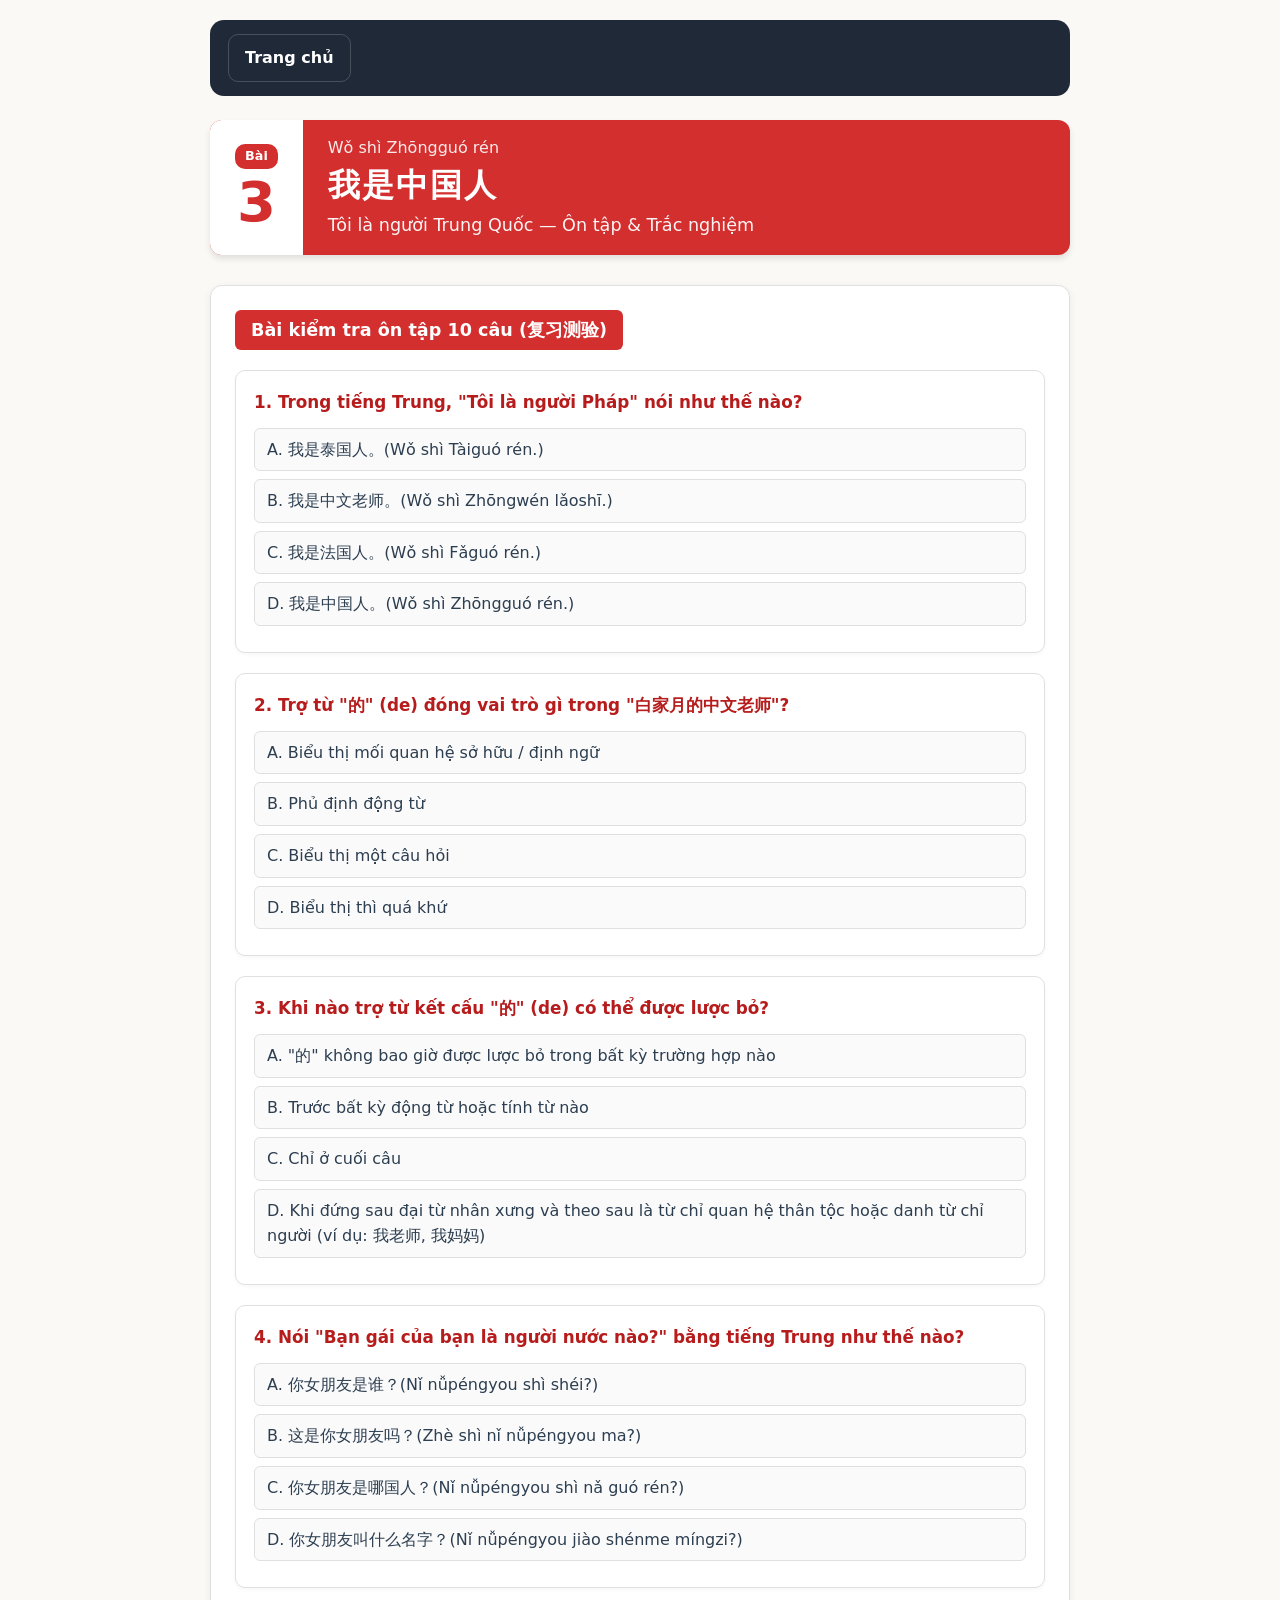
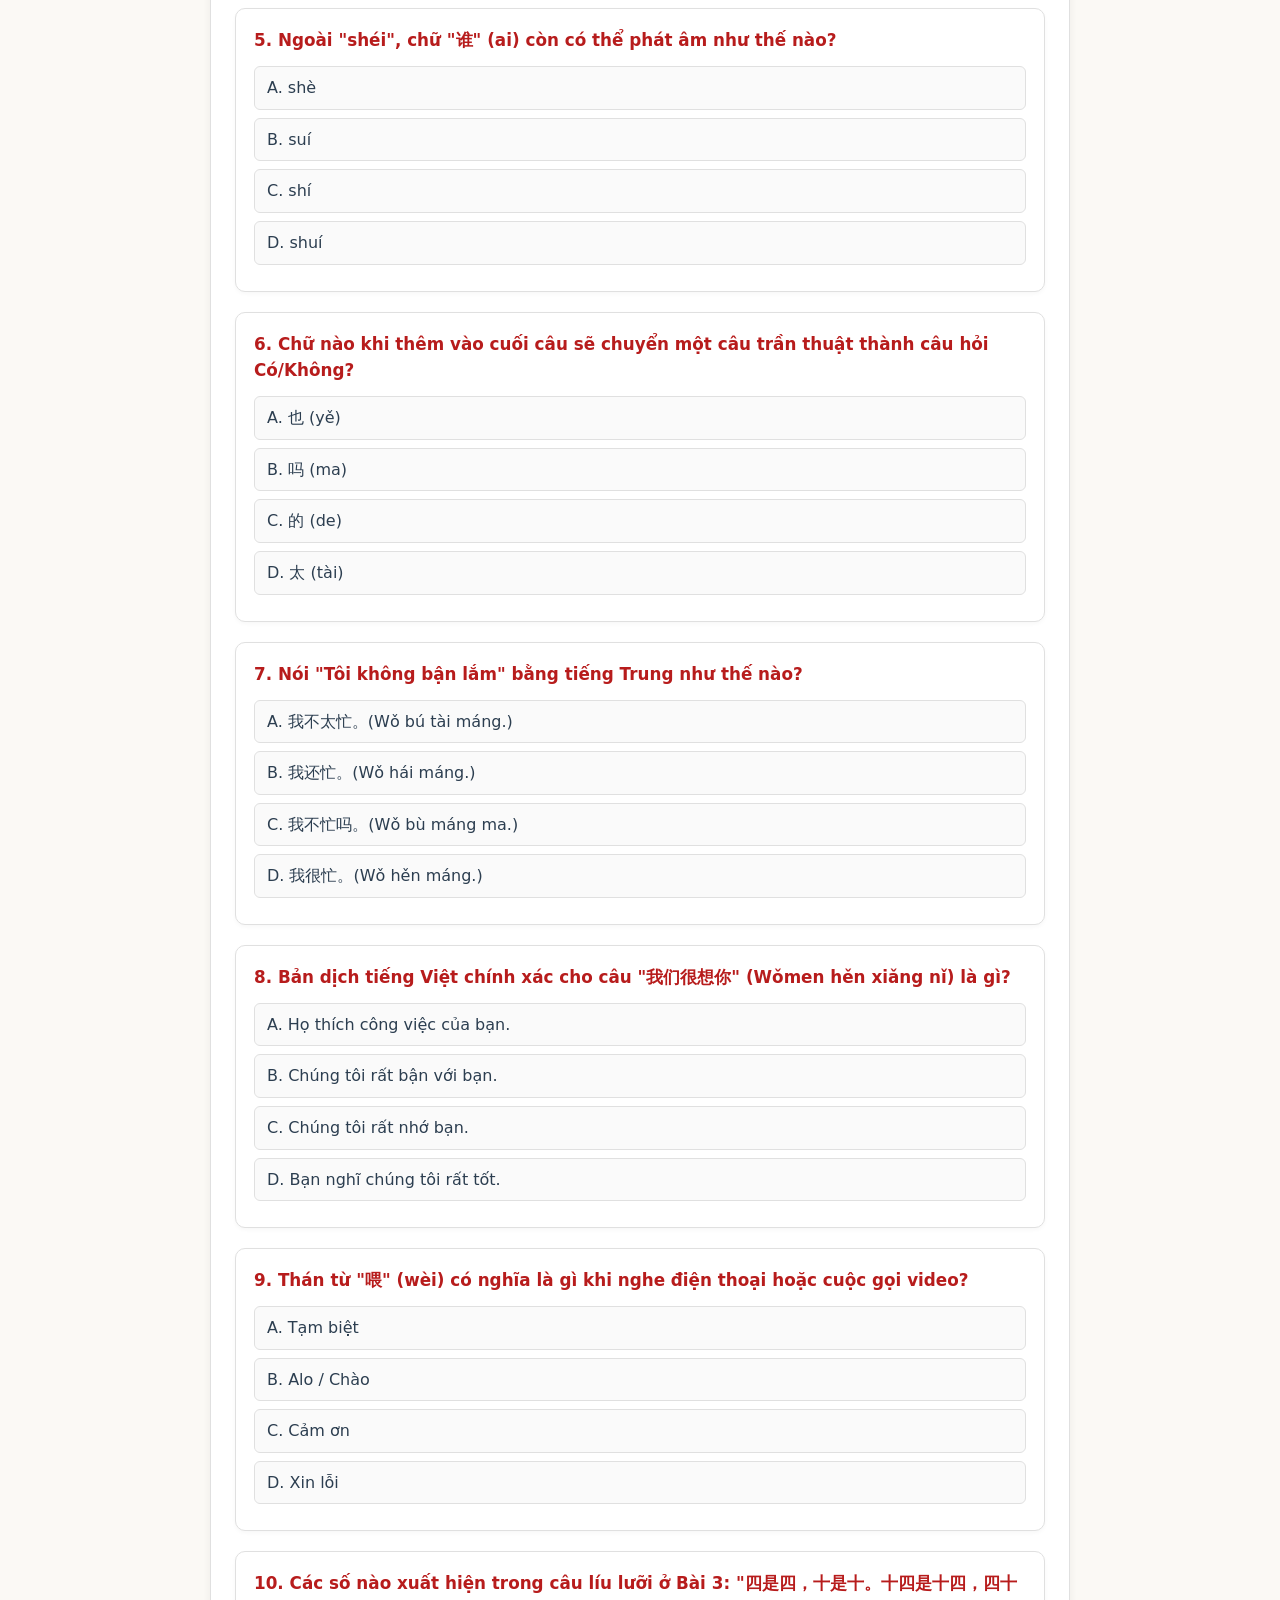
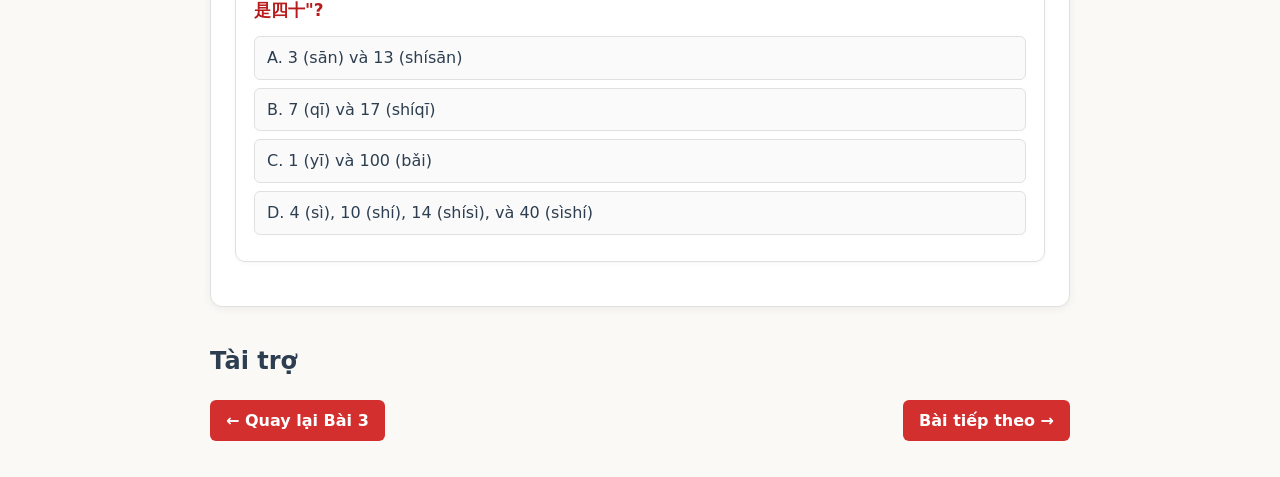
<file: hsk1/lesson3/review.html>
<!DOCTYPE html>
<html lang="vi">
<head>
    <meta charset="UTF-8">
    <meta name="viewport" content="width=device-width, initial-scale=1.0">
    <meta name="description" content="Bài kiểm tra ôn tập tiếng Trung HSK1 Bài 3. Luyện tập từ vựng, quốc tịch, trợ từ 的 và ngữ pháp câu hỏi 吗 từ bài học 我是中国人.">
    <meta name="keywords" content="Ôn tập HSK1, Trắc nghiệm tiếng Trung, 我是中国人, Luyện tập tiếng Hoa, Ôn tập HSK1 Bài 3, Quốc tịch tiếng Trung">
    <meta name="robots" content="index, follow">
    <meta property="og:title" content="Bài 3 - Ôn tập & Bài kiểm tra tiếng Trung — HSK1 Practice">
    <meta property="og:description" content="Thực hành nội dung ôn tập và bài kiểm tra tiếng Trung HSK1 Bài 3 với trang học tập HSK dành cho người mới bắt đầu này.">
    <meta property="og:type" content="article">
    <meta property="og:locale" content="vi_VN">
    <script async src="https://pagead2.googlesyndication.com/pagead/js/adsbygoogle.js?client=ca-pub-5742837209550679" crossorigin="anonymous"></script>
    <title>Bài 3 - Ôn tập & Bài kiểm tra tiếng Trung</title>
    <style>
        :root {
            --primary-red: #d32f2f;
            --dark-red: #b71c1c;
            --bg-light: #fbf9f5;
            --card-bg: #ffffff;
            --peach-bg: #fff3e0;
            --peach-border: #ffe0b2;
            --text-dark: #2c3e50;
            --border-color: #e0e0e0;
            --correct-green: #2e7d32;
            --correct-bg: #e8f5e9;
        }

        * {
            box-sizing: border-box;
        }

        body {
            font-family: system-ui, -apple-system, "Segoe UI", Roboto, "Helvetica Neue", Arial, sans-serif;
            background-color: var(--bg-light);
            color: var(--text-dark);
            max-width: 900px;
            margin: 0 auto;
            padding: 20px;
            line-height: 1.6;
        }

        /* Top Banner */
        .lesson-banner {
            display: flex;
            background-color: var(--primary-red);
            color: white;
            border-radius: 12px;
            overflow: hidden;
            margin-bottom: 30px;
            box-shadow: 0 4px 6px rgba(0,0,0,0.1);
        }

        .lesson-number-box {
            background-color: white;
            color: var(--primary-red);
            padding: 15px 25px;
            display: flex;
            flex-direction: column;
            align-items: center;
            justify-content: center;
            position: relative;
        }

        .lesson-tag {
            background-color: var(--primary-red);
            color: white;
            padding: 2px 10px;
            border-radius: 10px;
            font-size: 0.8rem;
            font-weight: bold;
        }

        .lesson-num {
            font-size: 3.5rem;
            font-weight: 900;
            line-height: 1;
            margin-top: 5px;
        }

        .lesson-title-box {
            padding: 15px 25px;
            display: flex;
            flex-direction: column;
            justify-content: center;
        }

        .lesson-title-pinyin {
            font-size: 1rem;
            opacity: 0.9;
        }

        .lesson-title-zh {
            font-size: 2rem;
            font-weight: bold;
            letter-spacing: 2px;
        }

        .lesson-title-en {
            font-size: 1.1rem;
            opacity: 0.95;
        }

        /* Section Container */
        .review-section {
            background-color: var(--card-bg);
            border-radius: 12px;
            padding: 24px;
            margin-bottom: 35px;
            box-shadow: 0 2px 8px rgba(0,0,0,0.06);
            border: 1px solid var(--border-color);
        }

        .section-title {
            display: inline-block;
            background-color: var(--primary-red);
            color: white;
            padding: 6px 16px;
            border-radius: 6px;
            font-weight: bold;
            font-size: 1.1rem;
            margin-bottom: 20px;
        }

        /* Quiz Styling */
        .quiz-card {
            background-color: var(--card-bg);
            border: 1px solid var(--border-color);
            border-radius: 10px;
            padding: 18px;
            margin-bottom: 20px;
            box-shadow: 0 2px 4px rgba(0,0,0,0.03);
        }

        .question-title {
            font-weight: bold;
            font-size: 1.05rem;
            margin-bottom: 12px;
            color: var(--dark-red);
        }

        .options-list {
            list-style: none;
            padding: 0;
            margin: 0;
        }

        .option-item {
            padding: 8px 12px;
            border: 1px solid var(--border-color);
            border-radius: 6px;
            margin-bottom: 8px;
            background-color: #fafafa;
            cursor: pointer;
            transition: all 0.2s;
        }

        .option-item:hover {
            background-color: #f0f0f0;
            border-color: #bbb;
        }

        .option-item.correct {
            background-color: var(--correct-bg);
            border-color: var(--correct-green);
            color: var(--text-dark);
        }

        .option-item.incorrect {
            background-color: #ffebee;
            border-color: #d32f2f;
            color: #b71c1c;
        }

        .explanation.hidden { display: none; }

        .feedback {
            margin-top: 8px;
            font-weight: bold;
        }

        .feedback.correct { color: var(--correct-green); }
        .feedback.incorrect { color: var(--primary-red); }

        .explanation {
            margin-top: 10px;
            padding: 10px;
            background-color: var(--correct-bg);
            border-left: 4px solid var(--correct-green);
            border-radius: 4px;
            font-size: 0.9rem;
            color: #1b5e20;
        }

        .btn {
            display: inline-block;
            background-color: var(--primary-red);
            color: white;
            padding: 8px 16px;
            border-radius: 6px;
            text-decoration: none;
            font-weight: bold;
        }

        .btn:hover {
            background-color: var(--dark-red);
        }
    </style>
    <script src="../../js/header-loader.js" defer></script>
</head>
<body>

    <div id="shared-header" data-root="../../"></div>

    <!-- Header -->
    <div class="lesson-banner">
        <div class="lesson-number-box">
            <span class="lesson-tag">Bài</span>
            <span class="lesson-num">3</span>
        </div>
        <div class="lesson-title-box">
            <div class="lesson-title-pinyin">Wǒ shì Zhōngguó rén</div>
            <div class="lesson-title-zh">我是中国人</div>
            <div class="lesson-title-en">Tôi là người Trung Quốc — Ôn tập & Trắc nghiệm</div>
        </div>
    </div>

    <!-- Review Quiz Section -->
    <section class="review-section">
        <div class="section-title">Bài kiểm tra ôn tập 10 câu (复习测验)</div>

        <!-- Q1 -->
        <div class="quiz-card">
            <div class="question-title">1. Trong tiếng Trung, "Tôi là người Pháp" nói như thế nào?</div>
            <ul class="options-list">
                <li class="option-item" role="button" tabindex="0" data-correct="false">A. 我是泰国人。(Wǒ shì Tàiguó rén.)</li>
                <li class="option-item" role="button" tabindex="0" data-correct="false">B. 我是中文老师。(Wǒ shì Zhōngwén lǎoshī.)</li>
                <li class="option-item" role="button" tabindex="0" data-correct="true">C. 我是法国人。(Wǒ shì Fǎguó rén.)</li>
                <li class="option-item" role="button" tabindex="0" data-correct="false">D. 我是中国人。(Wǒ shì Zhōngguó rén.)</li>
            </ul>
            <div class="explanation hidden"><strong>Đáp án đúng: C. 我是法国人。(Wǒ shì Fǎguó rén.)</strong> "法国" (Fǎguó) nghĩa là nước Pháp và "人" (rén) nghĩa là người, kết hợp lại "法国人" nghĩa là người Pháp / quốc tịch Pháp.</div>
        </div>

        <!-- Q2 -->
        <div class="quiz-card">
            <div class="question-title">2. Trợ từ "的" (de) đóng vai trò gì trong "白家月的中文老师"?</div>
            <ul class="options-list">
                <li class="option-item" role="button" tabindex="0" data-correct="true">A. Biểu thị mối quan hệ sở hữu / định ngữ</li>
                <li class="option-item" role="button" tabindex="0" data-correct="false">B. Phủ định động từ</li>
                <li class="option-item" role="button" tabindex="0" data-correct="false">C. Biểu thị một câu hỏi</li>
                <li class="option-item" role="button" tabindex="0" data-correct="false">D. Biểu thị thì quá khứ</li>
            </ul>
            <div class="explanation hidden"><strong>Đáp án đúng: A. Biểu thị mối quan hệ sở hữu / định ngữ.</strong> Như đã học trong Lớp học của Xiaoyu, "的" đứng giữa thành phần định ngữ và danh từ trung tâm để biểu thị sự sở hữu ("Thầy/Cô giáo tiếng Trung của Bạch Gia Nguyệt").</div>
        </div>

        <!-- Q3 -->
        <div class="quiz-card">
            <div class="question-title">3. Khi nào trợ từ kết cấu "的" (de) có thể được lược bỏ?</div>
            <ul class="options-list">
                <li class="option-item" role="button" tabindex="0" data-correct="false">A. "的" không bao giờ được lược bỏ trong bất kỳ trường hợp nào</li>
                <li class="option-item" role="button" tabindex="0" data-correct="false">B. Trước bất kỳ động từ hoặc tính từ nào</li>
                <li class="option-item" role="button" tabindex="0" data-correct="false">C. Chỉ ở cuối câu</li>
                <li class="option-item" role="button" tabindex="0" data-correct="true">D. Khi đứng sau đại từ nhân xưng và theo sau là từ chỉ quan hệ thân tộc hoặc danh từ chỉ người (ví dụ: 我老师, 我妈妈)</li>
            </ul>
            <div class="explanation hidden"><strong>Đáp án đúng: D. Khi đứng sau đại từ nhân xưng và theo sau là từ chỉ quan hệ thân tộc hoặc danh từ chỉ người.</strong> Ví dụ, nói "我老师" (thầy/cô giáo của tôi) hoặc "我妈妈" (mẹ của tôi) mà không có "的" là rất phổ biến và tự nhiên.</div>
        </div>

        <!-- Q4 -->
        <div class="quiz-card">
            <div class="question-title">4. Nói "Bạn gái của bạn là người nước nào?" bằng tiếng Trung như thế nào?</div>
            <ul class="options-list">
                <li class="option-item" role="button" tabindex="0" data-correct="false">A. 你女朋友是谁？(Nǐ nǚpéngyou shì shéi?)</li>
                <li class="option-item" role="button" tabindex="0" data-correct="false">B. 这是你女朋友吗？(Zhè shì nǐ nǚpéngyou ma?)</li>
                <li class="option-item" role="button" tabindex="0" data-correct="true">C. 你女朋友是哪国人？(Nǐ nǚpéngyou shì nǎ guó rén?)</li>
                <li class="option-item" role="button" tabindex="0" data-correct="false">D. 你女朋友叫什么名字？(Nǐ nǚpéngyou jiào shénme míngzi?)</li>
            </ul>
            <div class="explanation hidden"><strong>Đáp án đúng: C. 你女朋友是哪国人？</strong> "哪国人" (người nước nào / quốc tịch nào) là cấu trúc câu hỏi tiêu chuẩn để hỏi về quốc tịch của ai đó.</div>
        </div>

        <!-- Q5 -->
        <div class="quiz-card">
            <div class="question-title">5. Ngoài "shéi", chữ "谁" (ai) còn có thể phát âm như thế nào?</div>
            <ul class="options-list">
                <li class="option-item" role="button" tabindex="0" data-correct="false">A. shè</li>
                <li class="option-item" role="button" tabindex="0" data-correct="false">B. suí</li>
                <li class="option-item" role="button" tabindex="0" data-correct="false">C. shí</li>
                <li class="option-item" role="button" tabindex="0" data-correct="true">D. shuí</li>
            </ul>
            <div class="explanation hidden"><strong>Đáp án đúng: D. shuí.</strong> Như đã lưu ý trong Mẹo của Xiaoyu ở Bài đọc 2, "谁" có hai cách đọc chuẩn: "shéi" và "shuí".</div>
        </div>

        <!-- Q6 -->
        <div class="quiz-card">
            <div class="question-title">6. Chữ nào khi thêm vào cuối câu sẽ chuyển một câu trần thuật thành câu hỏi Có/Không?</div>
            <ul class="options-list">
                <li class="option-item" role="button" tabindex="0" data-correct="false">A. 也 (yě)</li>
                <li class="option-item" role="button" tabindex="0" data-correct="true">B. 吗 (ma)</li>
                <li class="option-item" role="button" tabindex="0" data-correct="false">C. 的 (de)</li>
                <li class="option-item" role="button" tabindex="0" data-correct="false">D. 太 (tài)</li>
            </ul>
            <div class="explanation hidden"><strong>Đáp án đúng: B. 吗 (ma).</strong> Đặt trợ từ ngữ khí "吗" ở cuối câu sẽ chuyển câu trần thuật thành câu hỏi (ví dụ: 你忙吗？ = Bạn có bận không?).</div>
        </div>

        <!-- Q7 -->
        <div class="quiz-card">
            <div class="question-title">7. Nói "Tôi không bận lắm" bằng tiếng Trung như thế nào?</div>
            <ul class="options-list">
                <li class="option-item" role="button" tabindex="0" data-correct="true">A. 我不太忙。(Wǒ bú tài máng.)</li>
                <li class="option-item" role="button" tabindex="0" data-correct="false">B. 我还忙。(Wǒ hái máng.)</li>
                <li class="option-item" role="button" tabindex="0" data-correct="false">C. 我不忙吗。(Wǒ bù máng ma.)</li>
                <li class="option-item" role="button" tabindex="0" data-correct="false">D. 我很忙。(Wǒ hěn máng.)</li>
            </ul>
            <div class="explanation hidden"><strong>Đáp án đúng: A. 我不太忙。(Wǒ bú tài máng.)</strong> "不太" có nghĩa là "không... lắm" hoặc "không quá", vì vậy "不太忙" dịch là "không bận lắm".</div>
        </div>

        <!-- Q8 -->
        <div class="quiz-card">
            <div class="question-title">8. Bản dịch tiếng Việt chính xác cho câu "我们很想你" (Wǒmen hěn xiǎng nǐ) là gì?</div>
            <ul class="options-list">
                <li class="option-item" role="button" tabindex="0" data-correct="false">A. Họ thích công việc của bạn.</li>
                <li class="option-item" role="button" tabindex="0" data-correct="false">B. Chúng tôi rất bận với bạn.</li>
                <li class="option-item" role="button" tabindex="0" data-correct="true">C. Chúng tôi rất nhớ bạn.</li>
                <li class="option-item" role="button" tabindex="0" data-correct="false">D. Bạn nghĩ chúng tôi rất tốt.</li>
            </ul>
            <div class="explanation hidden"><strong>Đáp án đúng: C. Chúng tôi rất nhớ bạn.</strong> "我们" = chúng tôi, "很" = rất, "想" = nhớ, "你" = bạn.</div>
        </div>

        <!-- Q9 -->
        <div class="quiz-card">
            <div class="question-title">9. Thán từ "喂" (wèi) có nghĩa là gì khi nghe điện thoại hoặc cuộc gọi video?</div>
            <ul class="options-list">
                <li class="option-item" role="button" tabindex="0" data-correct="false">A. Tạm biệt</li>
                <li class="option-item" role="button" tabindex="0" data-correct="true">B. Alo / Chào</li>
                <li class="option-item" role="button" tabindex="0" data-correct="false">C. Cảm ơn</li>
                <li class="option-item" role="button" tabindex="0" data-correct="false">D. Xin lỗi</li>
            </ul>
            <div class="explanation hidden"><strong>Đáp án đúng: B. Alo / Chào.</strong> "喂" (wèi) là lời chào tiêu chuẩn trong tiếng Trung được sử dụng khi nghe điện thoại hoặc gọi video.</div>
        </div>

        <!-- Q10 -->
        <div class="quiz-card">
            <div class="question-title">10. Các số nào xuất hiện trong câu líu lưỡi ở Bài 3: "四是四，十是十。十四是十四，四十是四十"?</div>
            <ul class="options-list">
                <li class="option-item" role="button" tabindex="0" data-correct="false">A. 3 (sān) và 13 (shísān)</li>
                <li class="option-item" role="button" tabindex="0" data-correct="false">B. 7 (qī) và 17 (shíqī)</li>
                <li class="option-item" role="button" tabindex="0" data-correct="false">C. 1 (yī) và 100 (bǎi)</li>
                <li class="option-item" role="button" tabindex="0" data-correct="true">D. 4 (sì), 10 (shí), 14 (shísì), và 40 (sìshí)</li>
            </ul>
            <div class="explanation hidden"><strong>Đáp án đúng: D. 4 (sì), 10 (shí), 14 (shísì), và 40 (sìshí).</strong> Câu líu lưỡi kinh điển này dùng để luyện tập phân biệt âm 's' và 'sh' bằng cách sử dụng các số 4, 10, 14, và 40.</div>
        </div>

    </section>
    <section class="card-section ad-section">
        <h2>Tài trợ</h2>
        <ins class="adsbygoogle"
             style="display:block"
             data-ad-client="ca-pub-5742837209550679"
             data-ad-slot="1234567890"
             data-ad-format="auto"
             data-full-width-responsive="true"></ins>
        <script>
          (adsbygoogle = window.adsbygoogle || []).push({});
        </script>
      </section>
    <!-- Navigation Buttons -->
    <p style="display:flex; justify-content:space-between; align-items:center;">
        <a class="btn" href="content.html">← Quay lại Bài 3</a>
        <a class="btn" href="../lesson4/content.html">Bài tiếp theo →</a>
    </p>

    <!-- Interactive Quiz Logic -->
    <script>
        document.querySelectorAll('.quiz-card').forEach(card => {
            const options = Array.from(card.querySelectorAll('.option-item'));
            const explanation = card.querySelector('.explanation');
            let answered = false;

            function handleSelection(opt) {
                if (answered) return;
                answered = true;
                const isCorrect = opt.dataset.correct === 'true';
                if (isCorrect) {
                    opt.classList.add('correct');
                } else {
                    opt.classList.add('incorrect');
                    const corr = card.querySelector('.option-item[data-correct="true"]');
                    if (corr) corr.classList.add('correct');
                }
                options.forEach(o => o.style.pointerEvents = 'none');
                if (explanation) explanation.classList.remove('hidden');
                const fb = document.createElement('div');
                fb.className = 'feedback ' + (isCorrect ? 'correct' : 'incorrect');
                fb.textContent = isCorrect ? 'Chính xác!' : 'Chưa chính xác';
                card.appendChild(fb);
            }

            options.forEach(opt => {
                opt.addEventListener('click', () => handleSelection(opt));
                opt.addEventListener('keydown', e => {
                    if (e.key === 'Enter' || e.key === ' ') {
                        e.preventDefault();
                        handleSelection(opt);
                    }
                });
            });
        });
    </script>
</body>
</html>
</file>
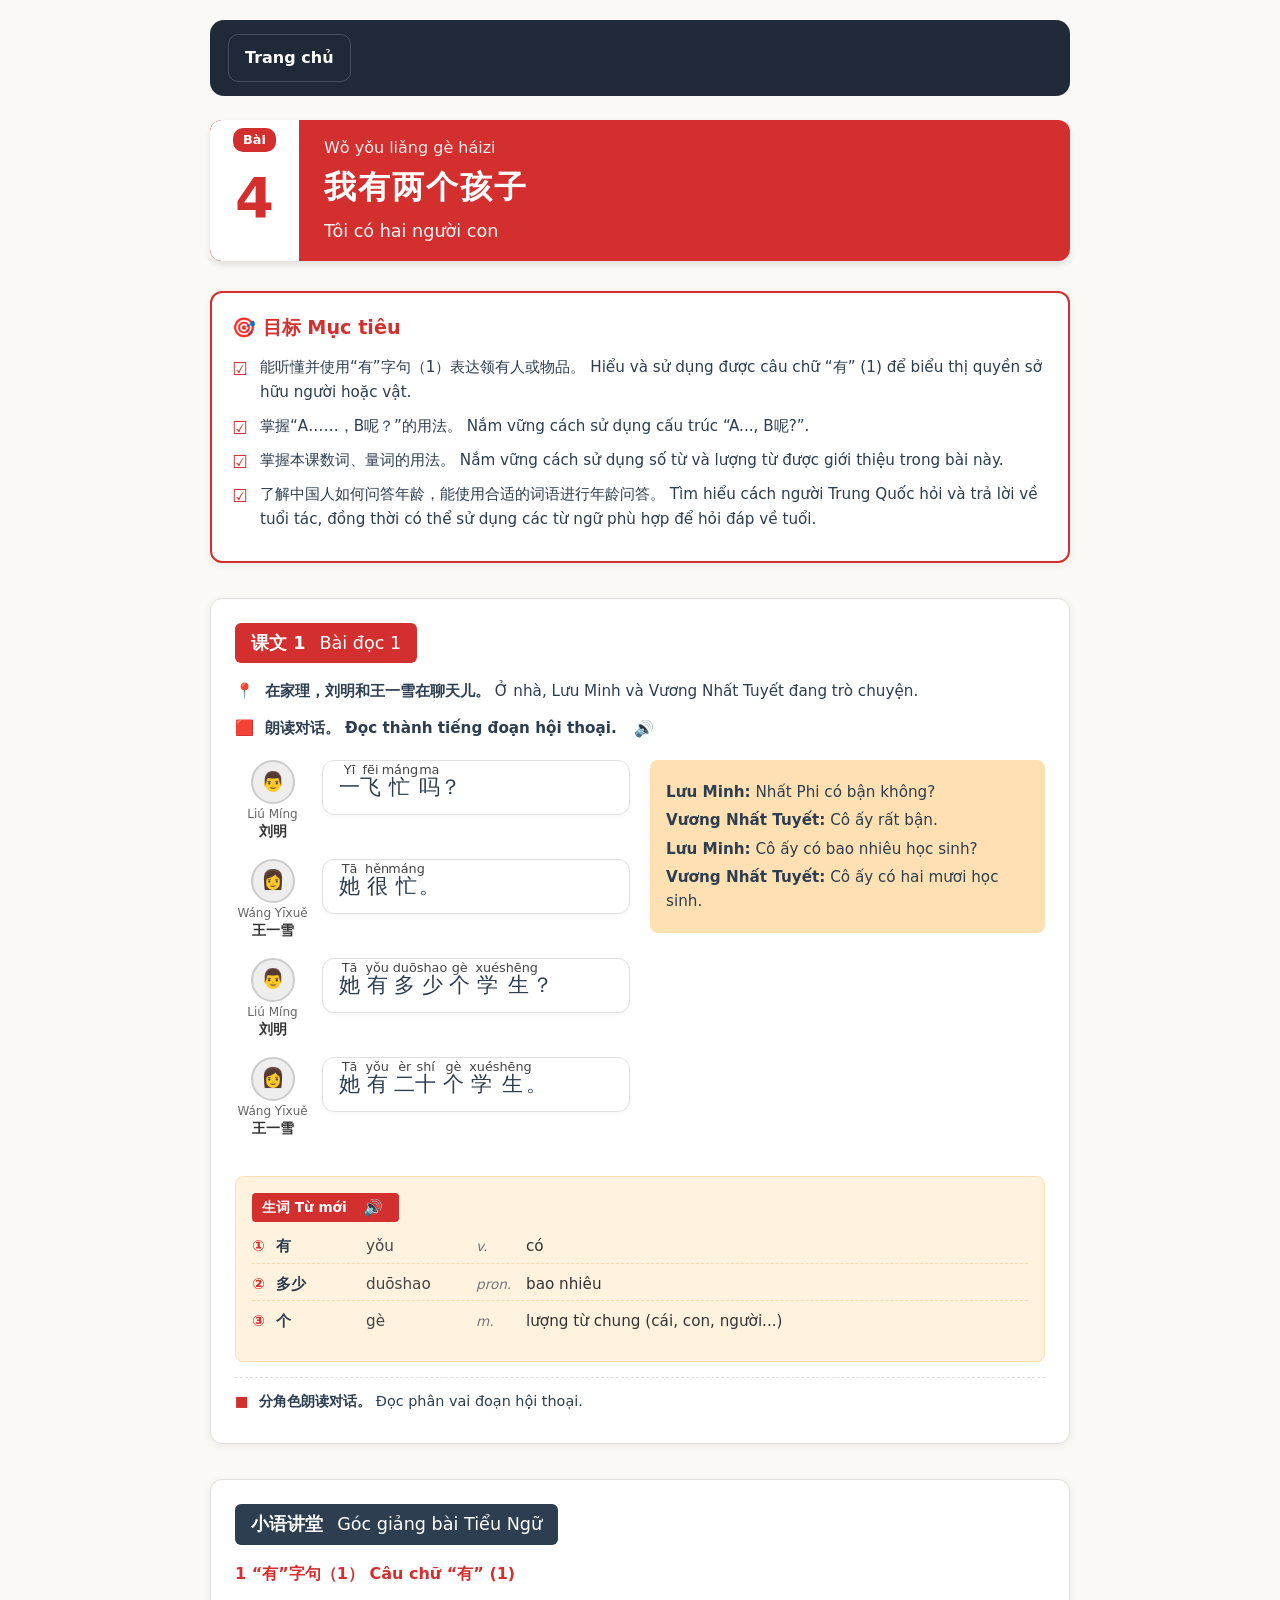
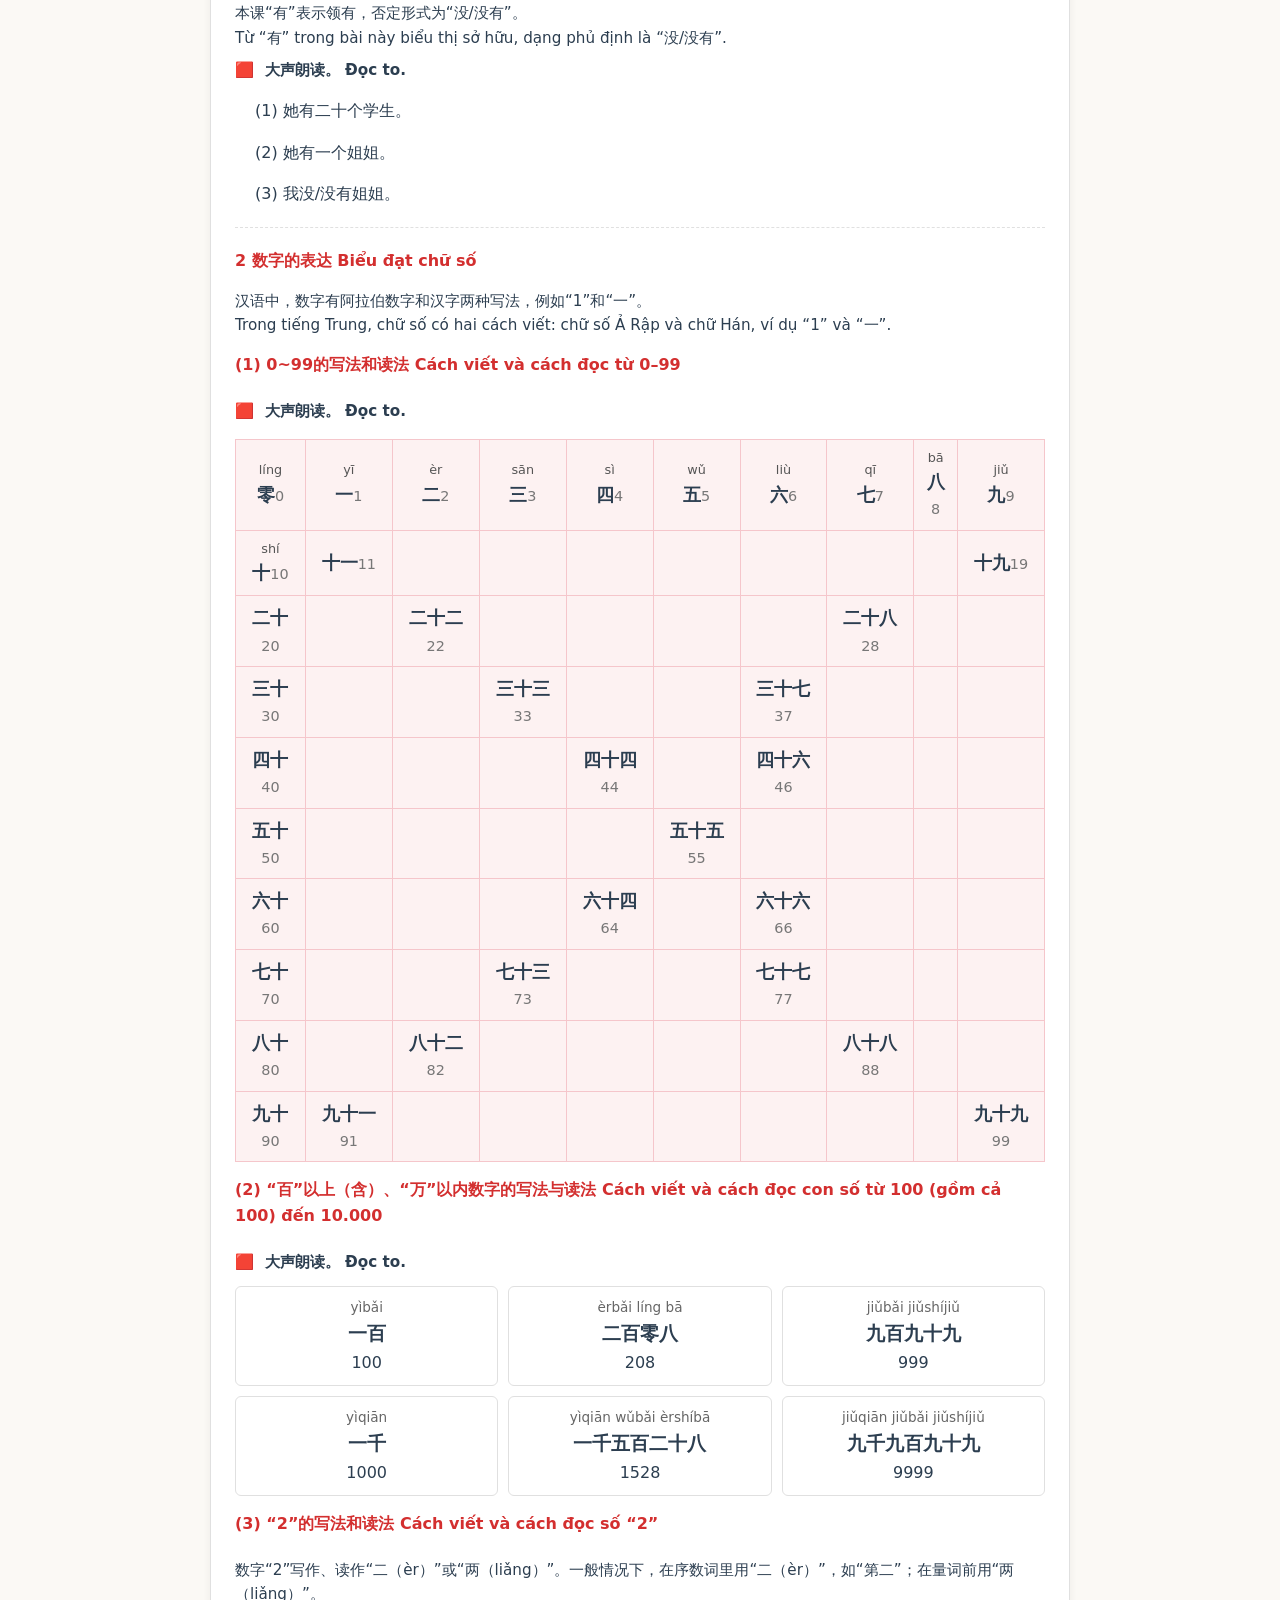
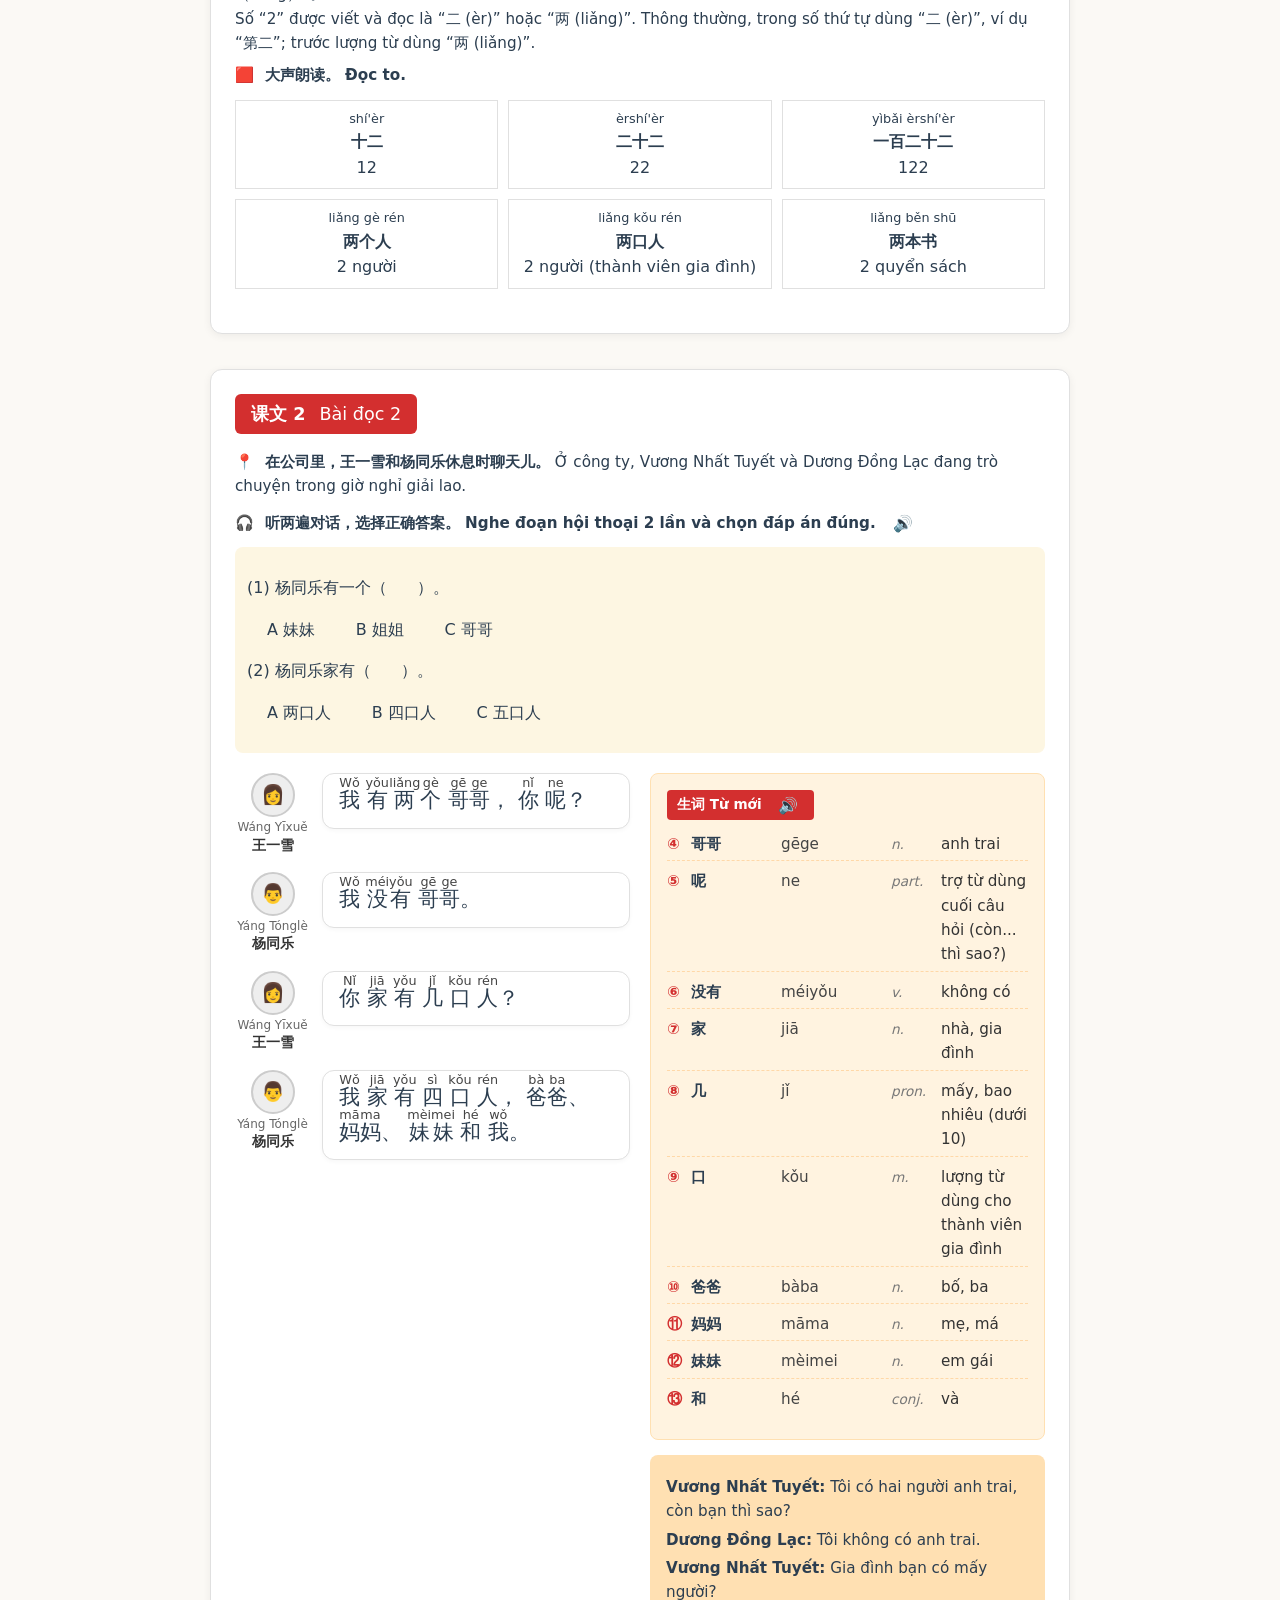
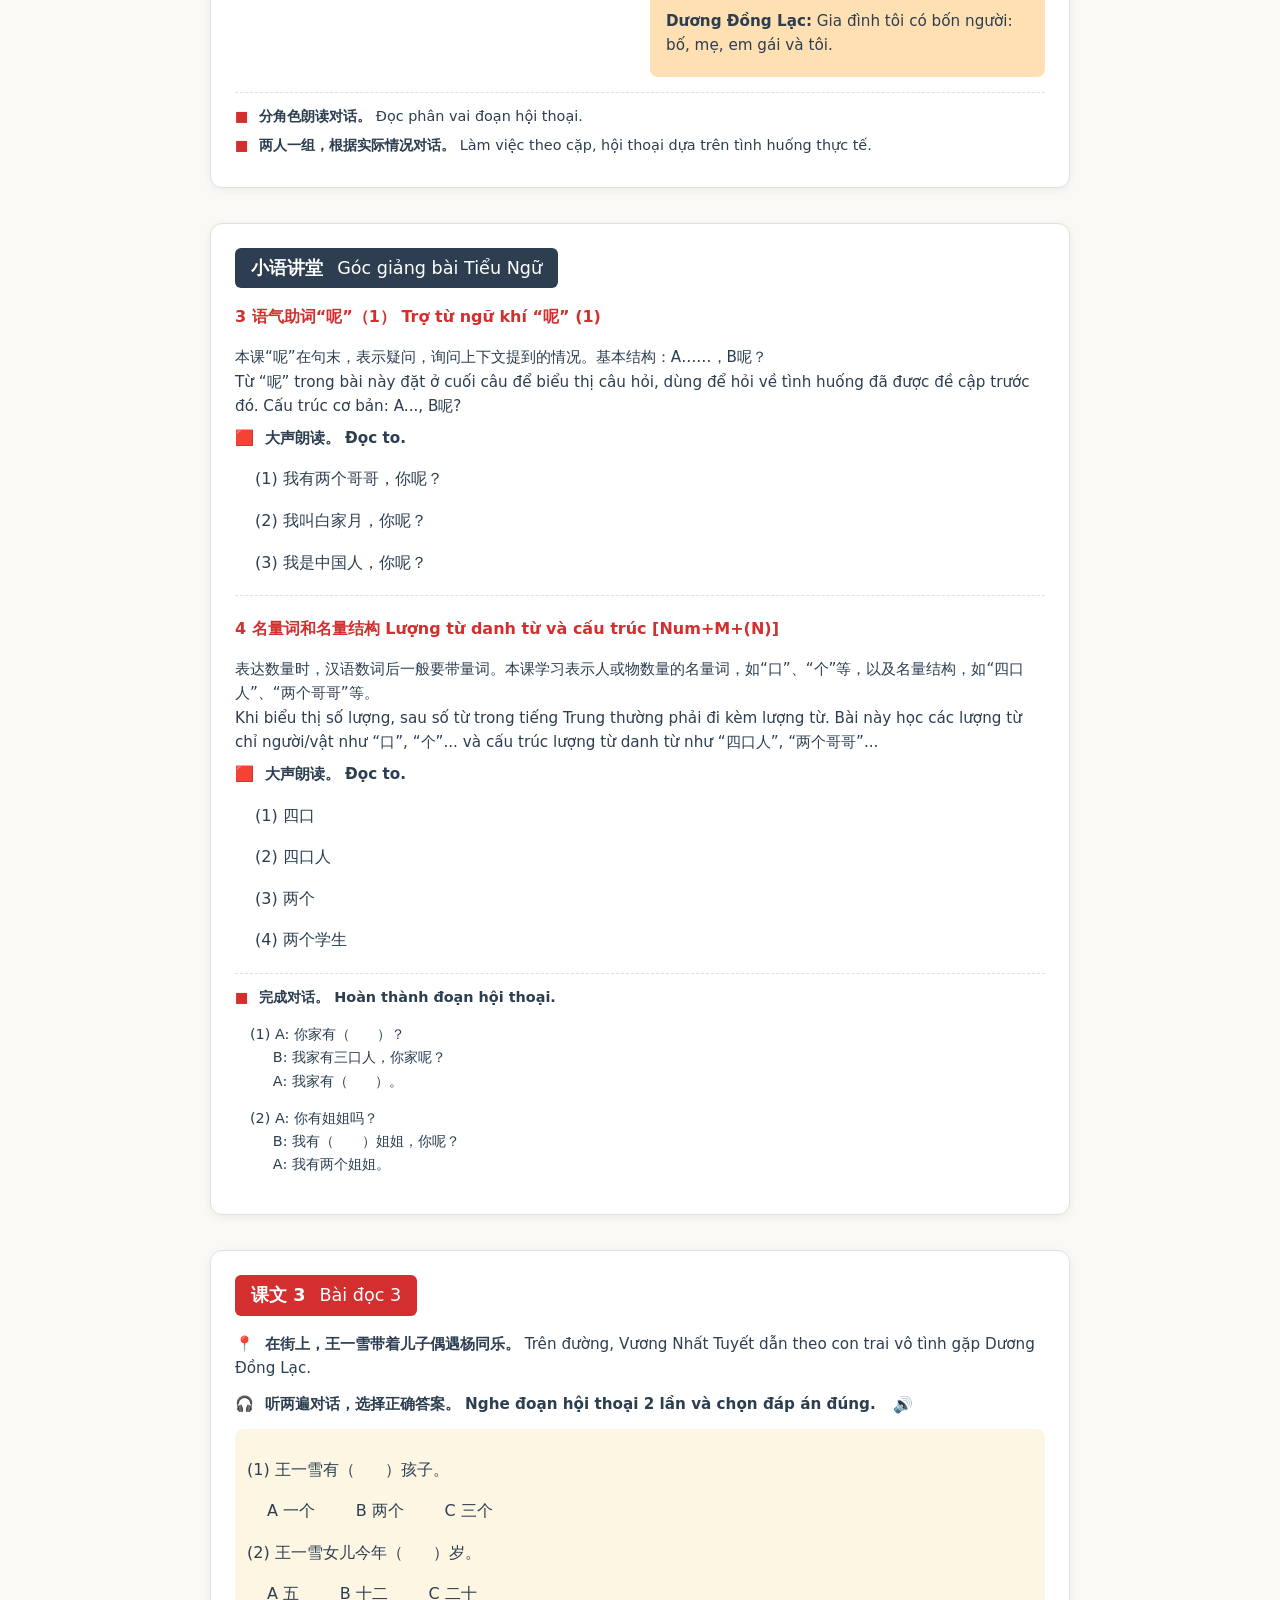
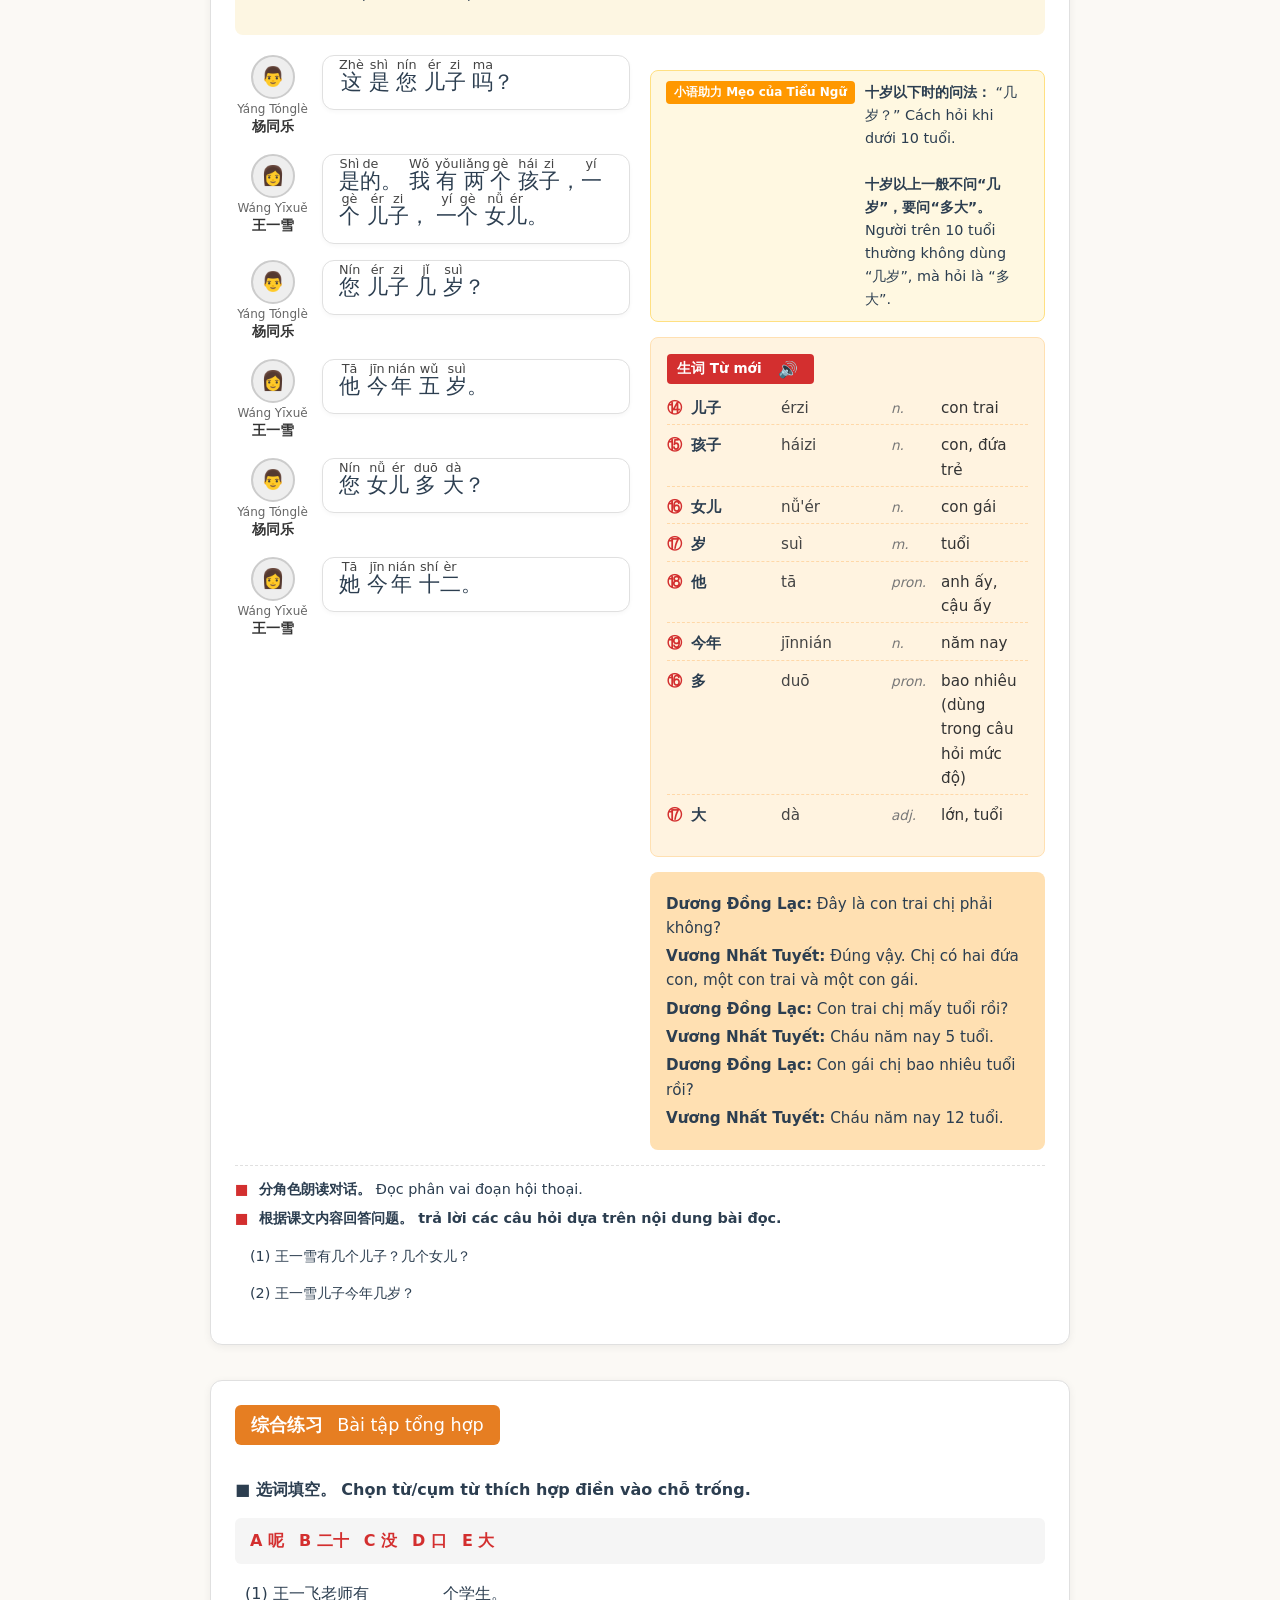
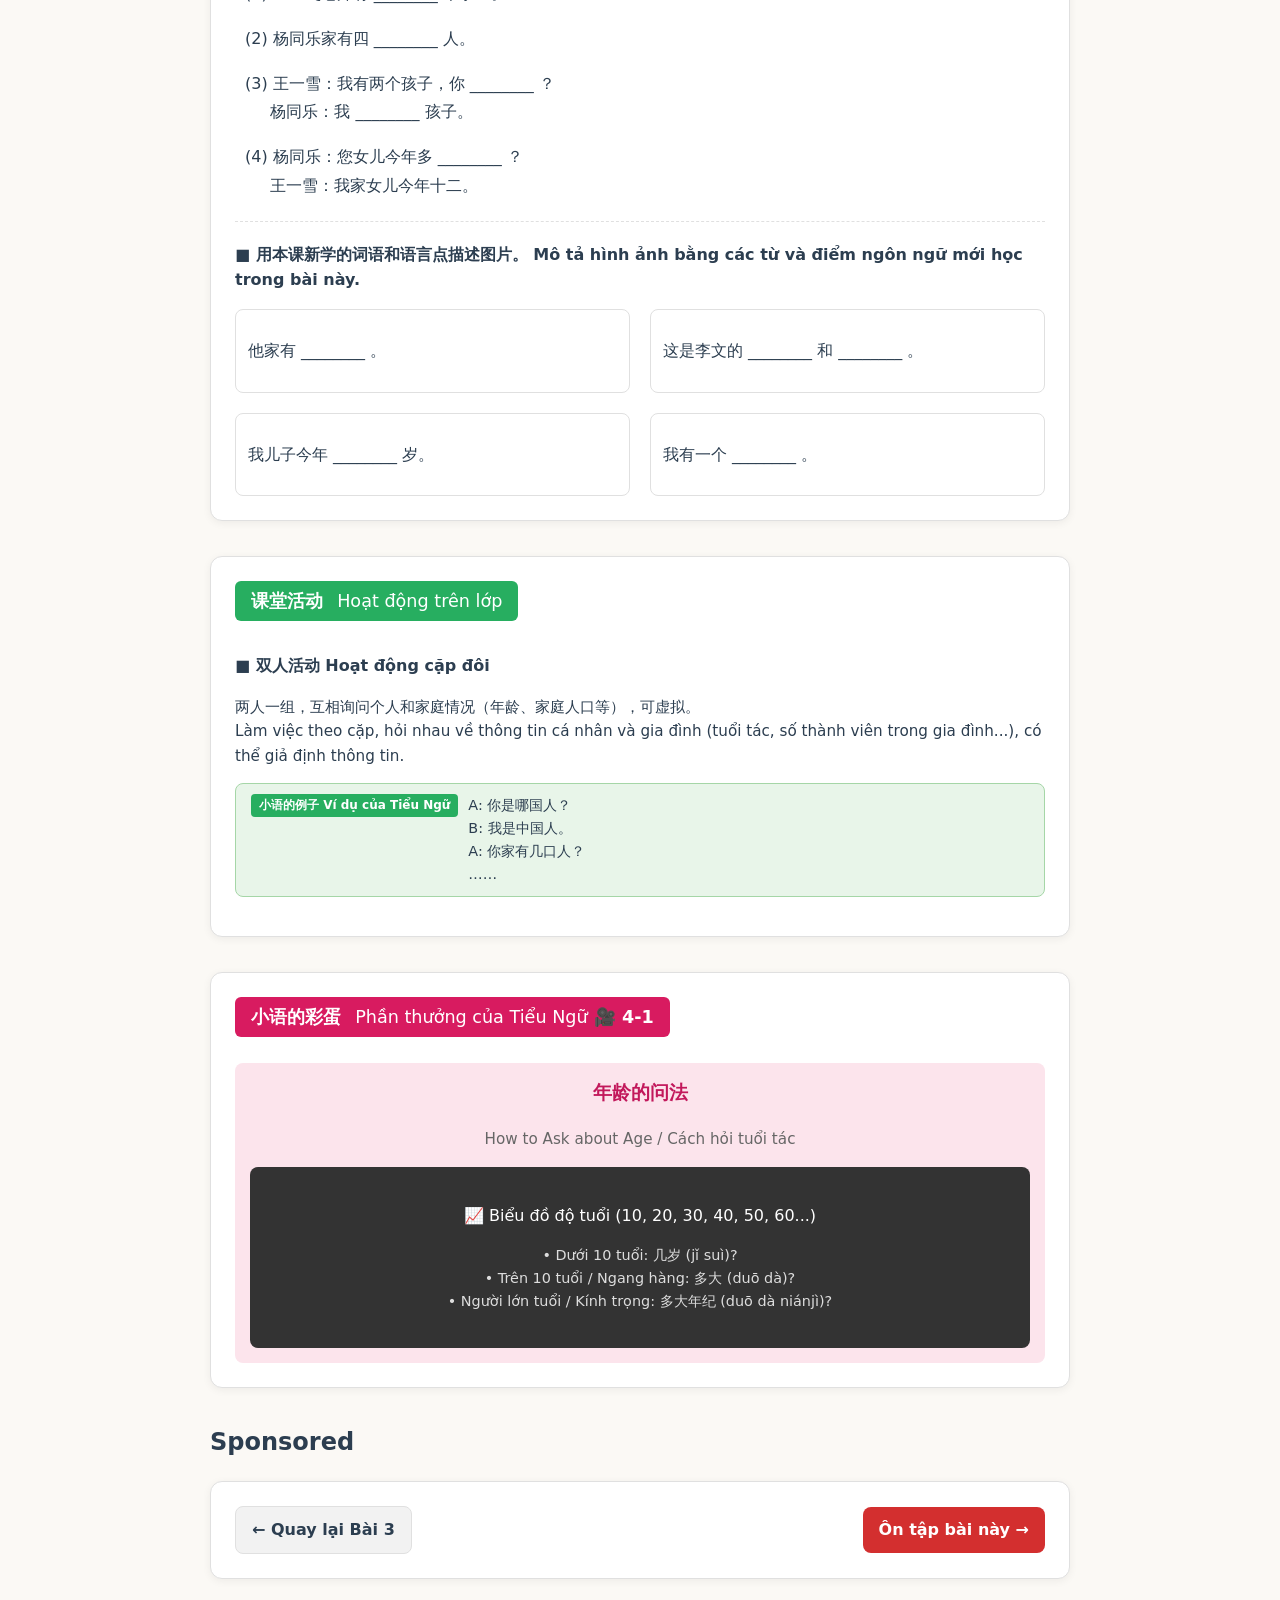
<file: hsk1/lesson4/content.html>
<!DOCTYPE html>
<html lang="vi">
<head>
    <meta charset="UTF-8">
    <meta name="viewport" content="width=device-width, initial-scale=1.0">
    <meta name="description" content="Bài 4 HSK1: 我有两个孩子. Học cách nói về số lượng gia đình, tuổi tác, và các mẫu câu với “有” và “呢” trong tiếng Trung.">
    <meta name="keywords" content="Bài học HSK1, 我有两个孩子, gia đình tiếng Trung, tuổi tác tiếng Trung, ngữ pháp tiếng Trung sơ cấp, từ vựng HSK">
    <meta name="robots" content="index, follow">
    <meta property="og:title" content="Bài 4: 我有两个孩子 — HSK1 Tiếng Trung Sơ Cấp">
    <meta property="og:description" content="Học Bài 4 HSK1: 我有两个孩子 để học cách nói số đếm, xưng呼 gia đình, hỏi tuổi và ngữ pháp chữ “有”.">
    <meta property="og:type" content="article">
    <meta property="og:locale" content="vi_VN">
    <script async src="https://pagead2.googlesyndication.com/pagead/js/adsbygoogle.js?client=ca-pub-5742837209550679" crossorigin="anonymous"></script>
    <title>Bài 4: 我有两个孩子</title>
    <style>
        :root {
            --primary-red: #d32f2f;
            --dark-red: #b71c1c;
            --bg-light: #fbf9f5;
            --card-bg: #ffffff;
            --peach-bg: #fff3e0;
            --peach-border: #ffe0b2;
            --text-dark: #2c3e50;
            --border-color: #e0e0e0;
        }

        * {
            box-sizing: border-box;
        }

        body {
            font-family: system-ui, -apple-system, "Segoe UI", Roboto, "Helvetica Neue", Arial, sans-serif;
            background-color: var(--bg-light);
            color: var(--text-dark);
            max-width: 900px;
            margin: 0 auto;
            padding: 20px;
            line-height: 1.6;
        }

        /* Top Banner */
        .lesson-banner {
            display: flex;
            background-color: var(--primary-red);
            color: white;
            border-radius: 12px;
            overflow: hidden;
            margin-bottom: 30px;
            box-shadow: 0 4px 6px rgba(0,0,0,0.1);
        }

        .lesson-number-box {
            background-color: white;
            color: var(--primary-red);
            padding: 15px 25px;
            display: flex;
            flex-direction: column;
            align-items: center;
            justify-content: center;
            border-top-left-radius: 12px;
            border-bottom-left-radius: 12px;
            position: relative;
        }

        .lesson-tag {
            background-color: var(--primary-red);
            color: white;
            padding: 2px 10px;
            border-radius: 10px;
            font-size: 0.8rem;
            font-weight: bold;
            position: absolute;
            top: 8px;
        }

        .lesson-num {
            font-size: 3.5rem;
            font-weight: 900;
            line-height: 1;
            margin-top: 15px;
        }

        .lesson-title-box {
            padding: 15px 25px;
            display: flex;
            flex-direction: column;
            justify-content: center;
        }

        .lesson-title-pinyin {
            font-size: 1rem;
            opacity: 0.9;
            margin-bottom: 2px;
        }

        .lesson-title-zh {
            font-size: 2rem;
            font-weight: bold;
            letter-spacing: 2px;
        }

        .lesson-title-en {
            font-size: 1.1rem;
            opacity: 0.95;
            margin-top: 4px;
        }

        /* Objectives Box */
        .objectives-box {
            background-color: var(--card-bg);
            border: 2px solid var(--primary-red);
            border-radius: 12px;
            padding: 20px;
            margin-bottom: 35px;
            box-shadow: 0 2px 8px rgba(0,0,0,0.06);
        }

        .objectives-header {
            color: var(--primary-red);
            font-size: 1.2rem;
            font-weight: bold;
            margin-bottom: 12px;
            display: flex;
            align-items: center;
            gap: 8px;
        }

        .objectives-list {
            list-style: none;
            padding: 0;
            margin: 0;
        }

        .objectives-list li {
            position: relative;
            padding-left: 28px;
            margin-bottom: 10px;
            font-size: 0.95rem;
        }

        .objectives-list li::before {
            content: "☑";
            position: absolute;
            left: 0;
            color: var(--primary-red);
            font-weight: bold;
            font-size: 1.1rem;
        }

        /* Section Container */
        .text-section {
            background-color: var(--card-bg);
            border-radius: 12px;
            padding: 24px;
            margin-bottom: 35px;
            box-shadow: 0 2px 8px rgba(0,0,0,0.06);
            border: 1px solid var(--border-color);
        }

        /* Section Header */
        .section-header {
            display: inline-block;
            background-color: var(--primary-red);
            color: white;
            padding: 6px 16px;
            border-radius: 6px;
            font-weight: bold;
            font-size: 1.1rem;
            margin-bottom: 16px;
        }

        .section-header .en {
            margin-left: 8px;
            font-weight: normal;
        }

        /* Context & Instruction */
        .context-box, .instruction-box {
            margin-bottom: 12px;
            font-size: 0.95rem;
        }

        .icon {
            margin-right: 6px;
        }

        /* Tip Box */
        .tip-box {
            background-color: #fff8e1;
            border: 1px solid #ffe082;
            border-radius: 8px;
            padding: 10px 15px;
            margin: 15px 0;
            font-size: 0.9rem;
            display: flex;
            align-items: flex-start;
            gap: 10px;
        }

        .tip-badge {
            background-color: #ff9800;
            color: white;
            padding: 2px 8px;
            border-radius: 4px;
            font-size: 0.75rem;
            white-space: nowrap;
            font-weight: bold;
        }

        /* Content Layout Grid */
        .content-grid {
            display: grid;
            grid-template-columns: 1fr 1fr;
            gap: 20px;
            margin-top: 20px;
        }

        @media (max-width: 768px) {
            .content-grid {
                grid-template-columns: 1fr;
            }
        }

        /* Dialogue Box Styling */
        .dialogue-item {
            display: flex;
            align-items: flex-start;
            margin-bottom: 16px;
        }

        .avatar-box {
            text-align: center;
            margin-right: 12px;
            width: 75px;
            flex-shrink: 0;
        }

        .avatar {
            width: 44px;
            height: 44px;
            border-radius: 50%;
            background-color: #eee;
            display: flex;
            align-items: center;
            justify-content: center;
            margin: 0 auto 4px auto;
            font-size: 1.2rem;
            border: 2px solid #ccc;
        }

        .speaker-pinyin {
            font-size: 0.75rem;
            color: #666;
            display: block;
            line-height: 1.1;
        }

        .speaker-name {
            font-size: 0.85rem;
            font-weight: bold;
            color: #333;
            display: block;
        }

        .speech-bubble {
            background-color: #ffffff;
            border: 1px solid var(--border-color);
            border-radius: 12px;
            padding: 10px 16px;
            box-shadow: 0 2px 4px rgba(0,0,0,0.03);
            flex: 1;
            font-size: 1.3rem;
        }

        /* Ruby Pinyin Styling */
        ruby {
            ruby-position: over;
        }

        rt {
            font-size: 0.8rem;
            font-weight: normal;
            color: #444;
        }

        /* Vocabulary Box */
        .vocab-box {
            background-color: var(--peach-bg);
            border: 1px solid var(--peach-border);
            border-radius: 8px;
            padding: 16px;
        }

        .vocab-header {
            background-color: var(--primary-red);
            color: white;
            display: inline-block;
            padding: 4px 10px;
            border-radius: 4px;
            font-weight: bold;
            font-size: 0.85rem;
            margin-bottom: 12px;
        }

        .vocab-list {
            list-style: none;
            padding: 0;
            margin: 0;
        }

        .vocab-item {
            display: flex;
            align-items: baseline;
            margin-bottom: 8px;
            font-size: 0.95rem;
            border-bottom: 1px dashed #ffd8a8;
            padding-bottom: 4px;
        }

        .vocab-item:last-child {
            border-bottom: none;
        }

        .vocab-num {
            width: 24px;
            color: var(--primary-red);
            font-weight: bold;
        }

        .vocab-zh {
            width: 90px;
            font-weight: bold;
        }

        .vocab-py {
            width: 110px;
            color: #444;
        }

        .vocab-pos {
            width: 50px;
            color: #777;
            font-style: italic;
            font-size: 0.85rem;
        }

        .vocab-en {
            flex: 1;
            color: #333;
        }

        /* Translation Box */
        .translation-box {
            background-color: #ffe0b2;
            border-radius: 8px;
            padding: 16px;
            font-size: 0.95rem;
            line-height: 1.6;
        }

        .translation-box p {
            margin: 4px 0;
        }

        /* Grammar List */
        .grammar-item {
            margin-bottom: 20px;
        }

        .grammar-title {
            font-weight: bold;
            color: var(--primary-red);
            margin-bottom: 6px;
        }

        .grammar-desc {
            margin-bottom: 8px;
            font-size: 0.95rem;
        }

        .grammar-examples {
            padding-left: 20px;
            font-size: 1rem;
        }

        /* Practice / Exercises */
        .activities-box {
            margin-top: 15px;
            padding-top: 12px;
            border-top: 1px dashed var(--border-color);
            font-size: 0.9rem;
        }

        .activity-item {
            margin-bottom: 6px;
        }

        .activity-bullet {
            color: var(--primary-red);
            margin-right: 6px;
        }

        /* Audio button */
        .audio-btn {
            background: none;
            border: none;
            cursor: pointer;
            font-size: 1rem;
            margin-left: 6px;
            color: var(--primary-red);
            vertical-align: middle;
        }
        .audio-btn:focus { outline: 2px solid var(--dark-red); outline-offset: 2px; }
        .audio-btn.playing { color: var(--dark-red); }

        /* Custom Table Styling for Numbers */
        .number-table {
            width: 100%;
            border-collapse: collapse;
            margin: 15px 0;
            text-align: center;
        }
        .number-table td, .number-table th {
            border: 1px solid #f5c6cb;
            padding: 8px;
            background-color: #fdf2f2;
        }
        .number-table .py {
            font-size: 0.8rem;
            color: #555;
            display: block;
        }
        .number-table .zh {
            font-weight: bold;
            font-size: 1.1rem;
        }
        .number-table .num {
            font-size: 0.9rem;
            color: #777;
        }
        .btn {
            display: inline-block;
            background-color: var(--primary-red);
            color: white;
            padding: 8px 16px;
            border-radius: 6px;
            text-decoration: none;
            font-weight: bold;
        }

        .btn:hover {
            background-color: var(--dark-red);
        }
    </style>
    <script src="../../js/header-loader.js" defer></script>
</head>
<body>

    <div id="shared-header" data-root="../../"></div>

    <!-- Lesson Header -->
    <div class="lesson-banner">
        <div class="lesson-number-box">
            <span class="lesson-tag">Bài</span>
            <span class="lesson-num">4</span>
        </div>
        <div class="lesson-title-box">
            <div class="lesson-title-pinyin">Wǒ yǒu liǎng gè háizi</div>
            <div class="lesson-title-zh">我有两个孩子</div>
            <div class="lesson-title-en">Tôi có hai người con</div>
        </div>
    </div>

    <!-- OBJECTIVES SECTION -->
    <div class="objectives-box">
        <div class="objectives-header">
            🎯 目标 Mục tiêu
        </div>
        <ul class="objectives-list">
            <li>能听懂并使用“有”字句（1）表达领有人或物品。 Hiểu và sử dụng được câu chữ “有” (1) để biểu thị quyền sở hữu người hoặc vật.</li>
            <li>掌握“A……，B呢？”的用法。 Nắm vững cách sử dụng cấu trúc “A..., B呢?”.</li>
            <li>掌握本课数词、量词的用法。 Nắm vững cách sử dụng số từ và lượng từ được giới thiệu trong bài này.</li>
            <li>了解中国人如何问答年龄，能使用合适的词语进行年龄问答。 Tìm hiểu cách người Trung Quốc hỏi và trả lời về tuổi tác, đồng thời có thể sử dụng các từ ngữ phù hợp để hỏi đáp về tuổi.</li>
        </ul>
    </div>

    <!-- TEXT 1 SECTION -->
    <section class="text-section">
        <div class="section-header">
            课文 1 <span class="en">Bài đọc 1</span>
        </div>
        <div class="context-box">
            <span class="icon">📍</span> 
            <strong>在家理，刘明和王一雪在聊天儿。</strong> 
            Ở nhà, Lưu Minh và Vương Nhất Tuyết đang trò chuyện.
        </div>

        <div class="instruction-box">
            <span class="icon">🟥</span> 
            <strong>朗读对话。 Đọc thành tiếng đoạn hội thoại.</strong> <button class="audio-btn" data-track="4-1" aria-label="Play audio 4-1">🔊</button>
        </div>

        <div class="content-grid">
            <div class="dialogue-column">
                <!-- Dialogue 1 -->
                <div class="dialogue-item">
                    <div class="avatar-box">
                        <div class="avatar">👨</div>
                        <span class="speaker-pinyin">Liú Míng</span>
                        <span class="speaker-name">刘明</span>
                    </div>
                    <div class="speech-bubble">
                        <ruby>一<rt>Yī</rt></ruby><ruby>飞<rt>fēi</rt></ruby>
                        <ruby>忙<rt>máng</rt></ruby>
                        <ruby>吗<rt>ma</rt></ruby>？
                    </div>
                </div>

                <!-- Dialogue 2 -->
                <div class="dialogue-item">
                    <div class="avatar-box">
                        <div class="avatar">👩</div>
                        <span class="speaker-pinyin">Wáng Yīxuě</span>
                        <span class="speaker-name">王一雪</span>
                    </div>
                    <div class="speech-bubble">
                        <ruby>她<rt>Tā</rt></ruby>
                        <ruby>很<rt>hěn</rt></ruby>
                        <ruby>忙<rt>máng</rt></ruby>。
                    </div>
                </div>

                <!-- Dialogue 3 -->
                <div class="dialogue-item">
                    <div class="avatar-box">
                        <div class="avatar">👨</div>
                        <span class="speaker-pinyin">Liú Míng</span>
                        <span class="speaker-name">刘明</span>
                    </div>
                    <div class="speech-bubble">
                        <ruby>她<rt>Tā</rt></ruby>
                        <ruby>有<rt>yǒu</rt></ruby>
                        <ruby>多<rt>duō</rt></ruby><ruby>少<rt>shao</rt></ruby>
                        <ruby>个<rt>gè</rt></ruby>
                        <ruby>学<rt>xué</rt></ruby><ruby>生<rt>shēng</rt></ruby>？
                    </div>
                </div>

                <!-- Dialogue 4 -->
                <div class="dialogue-item">
                    <div class="avatar-box">
                        <div class="avatar">👩</div>
                        <span class="speaker-pinyin">Wáng Yīxuě</span>
                        <span class="speaker-name">王一雪</span>
                    </div>
                    <div class="speech-bubble">
                        <ruby>她<rt>Tā</rt></ruby>
                        <ruby>有<rt>yǒu</rt></ruby>
                        <ruby>二<rt>èr</rt></ruby><ruby>十<rt>shí</rt></ruby>
                        <ruby>个<rt>gè</rt></ruby>
                        <ruby>学<rt>xué</rt></ruby><ruby>生<rt>shēng</rt></ruby>。
                    </div>
                </div>
            </div>

            <div class="translation-column">
                <div class="translation-box">
                    <p><strong>Lưu Minh:</strong> Nhất Phi có bận không?</p>
                    <p><strong>Vương Nhất Tuyết:</strong> Cô ấy rất bận.</p>
                    <p><strong>Lưu Minh:</strong> Cô ấy có bao nhiêu học sinh?</p>
                    <p><strong>Vương Nhất Tuyết:</strong> Cô ấy có hai mươi học sinh.</p>
                </div>
            </div>
        </div>

        <div class="vocab-box" style="margin-top: 20px;">
            <div class="vocab-header">生词 Từ mới <button class="audio-btn" data-track="4-2" aria-label="Play audio 4-2">🔊</button></div>
            <ul class="vocab-list">
                <li class="vocab-item">
                    <span class="vocab-num">①</span>
                    <span class="vocab-zh">有</span>
                    <span class="vocab-py">yǒu</span>
                    <span class="vocab-pos">v.</span>
                    <span class="vocab-en">có</span>
                </li>
                <li class="vocab-item">
                    <span class="vocab-num">②</span>
                    <span class="vocab-zh">多少</span>
                    <span class="vocab-py">duōshao</span>
                    <span class="vocab-pos">pron.</span>
                    <span class="vocab-en">bao nhiêu</span>
                </li>
                <li class="vocab-item">
                    <span class="vocab-num">③</span>
                    <span class="vocab-zh">个</span>
                    <span class="vocab-py">gè</span>
                    <span class="vocab-pos">m.</span>
                    <span class="vocab-en">lượng từ chung (cái, con, người...)</span>
                </li>
            </ul>
        </div>

        <div class="activities-box">
            <div class="activity-item"><span class="activity-bullet">■</span> <strong>分角色朗读对话。</strong> Đọc phân vai đoạn hội thoại.</div>
        </div>
    </section>

    <!-- XIAOYU'S CLASSROOM 1 & NUMBERS -->
    <section class="text-section">
        <div class="section-header" style="background-color: #2c3e50;">
            小语讲堂 <span class="en">Góc giảng bài Tiểu Ngữ</span>
        </div>

        <!-- Point 1 -->
        <div class="grammar-item">
            <div class="grammar-title">1 “有”字句（1） Câu chữ “有” (1)</div>
            <p class="grammar-desc">
                本课“有”表示领有，否定形式为“没/没有”。<br>
                Từ “有” trong bài này biểu thị sở hữu, dạng phủ định là “没/没有”.
            </p>
            <div class="instruction-box">
                <span class="icon">🟥</span> <strong>大声朗读。 Đọc to.</strong>
            </div>
            <div class="grammar-examples">
                <p>(1) 她有二十个学生。</p>
                <p>(2) 她有一个姐姐。</p>
                <p>(3) 我没/没有姐姐。</p>
            </div>
        </div>

        <hr style="border: 0; border-top: 1px dashed var(--border-color); margin: 20px 0;">

        <!-- Point 2 -->
        <div class="grammar-item">
            <div class="grammar-title">2 数字的表达 Biểu đạt chữ số</div>
            <p class="grammar-desc">
                汉语中，数字有阿拉伯数字和汉字两种写法，例如“1”和“一”。<br>
                Trong tiếng Trung, chữ số có hai cách viết: chữ số Ả Rập và chữ Hán, ví dụ “1” và “一”.
            </p>

            <h4 style="margin-top: 15px; color: var(--primary-red);">(1) 0~99的写法和读法 Cách viết và cách đọc từ 0–99</h4>
            <div class="instruction-box">
                <span class="icon">🟥</span> <strong>大声朗读。 Đọc to.</strong>
            </div>

            <table class="number-table">
                <tr>
                    <td><span class="py">líng</span><span class="zh">零</span><span class="num">0</span></td>
                    <td><span class="py">yī</span><span class="zh">一</span><span class="num">1</span></td>
                    <td><span class="py">èr</span><span class="zh">二</span><span class="num">2</span></td>
                    <td><span class="py">sān</span><span class="zh">三</span><span class="num">3</span></td>
                    <td><span class="py">sì</span><span class="zh">四</span><span class="num">4</span></td>
                    <td><span class="py">wǔ</span><span class="zh">五</span><span class="num">5</span></td>
                    <td><span class="py">liù</span><span class="zh">六</span><span class="num">6</span></td>
                    <td><span class="py">qī</span><span class="zh">七</span><span class="num">7</span></td>
                    <td><span class="py">bā</span><span class="zh">八</span><span class="num">8</span></td>
                    <td><span class="py">jiǔ</span><span class="zh">九</span><span class="num">9</span></td>
                </tr>
                <tr>
                    <td><span class="py">shí</span><span class="zh">十</span><span class="num">10</span></td>
                    <td><span class="zh">十一</span><span class="num">11</span></td>
                    <td></td><td></td><td></td><td></td><td></td><td></td><td></td>
                    <td><span class="zh">十九</span><span class="num">19</span></td>
                </tr>
                <tr>
                    <td><span class="zh">二十</span><span class="num">20</span></td>
                    <td></td>
                    <td><span class="zh">二十二</span><span class="num">22</span></td>
                    <td></td><td></td><td></td><td></td>
                    <td><span class="zh">二十八</span><span class="num">28</span></td>
                    <td></td><td></td>
                </tr>
                <tr>
                    <td><span class="zh">三十</span><span class="num">30</span></td>
                    <td></td><td></td>
                    <td><span class="zh">三十三</span><span class="num">33</span></td>
                    <td></td><td></td>
                    <td><span class="zh">三十七</span><span class="num">37</span></td>
                    <td></td><td></td><td></td>
                </tr>
                <tr>
                    <td><span class="zh">四十</span><span class="num">40</span></td>
                    <td></td><td></td><td></td>
                    <td><span class="zh">四十四</span><span class="num">44</span></td>
                    <td></td>
                    <td><span class="zh">四十六</span><span class="num">46</span></td>
                    <td></td><td></td><td></td>
                </tr>
                <tr>
                    <td><span class="zh">五十</span><span class="num">50</span></td>
                    <td></td><td></td><td></td><td></td>
                    <td><span class="zh">五十五</span><span class="num">55</span></td>
                    <td></td><td></td><td></td><td></td>
                </tr>
                <tr>
                    <td><span class="zh">六十</span><span class="num">60</span></td>
                    <td></td><td></td><td></td>
                    <td><span class="zh">六十四</span><span class="num">64</span></td>
                    <td></td>
                    <td><span class="zh">六十六</span><span class="num">66</span></td>
                    <td></td><td></td><td></td>
                </tr>
                <tr>
                    <td><span class="zh">七十</span><span class="num">70</span></td>
                    <td></td><td></td>
                    <td><span class="zh">七十三</span><span class="num">73</span></td>
                    <td></td><td></td>
                    <td><span class="zh">七十七</span><span class="num">77</span></td>
                    <td></td><td></td><td></td>
                </tr>
                <tr>
                    <td><span class="zh">八十</span><span class="num">80</span></td>
                    <td></td>
                    <td><span class="zh">八十二</span><span class="num">82</span></td>
                    <td></td><td></td><td></td><td></td>
                    <td><span class="zh">八十八</span><span class="num">88</span></td>
                    <td></td><td></td>
                </tr>
                <tr>
                    <td><span class="zh">九十</span><span class="num">90</span></td>
                    <td><span class="zh">九十一</span><span class="num">91</span></td>
                    <td></td><td></td><td></td><td></td><td></td><td></td><td></td>
                    <td><span class="zh">九十九</span><span class="num">99</span></td>
                </tr>
            </table>

            <h4 style="margin-top: 15px; color: var(--primary-red);">(2) “百”以上（含）、“万”以内数字的写法与读法 Cách viết và cách đọc con số từ 100 (gồm cả 100) đến 10.000</h4>
            <div class="instruction-box">
                <span class="icon">🟥</span> <strong>大声朗读。 Đọc to.</strong>
            </div>
            <div style="display: grid; grid-template-columns: repeat(3, 1fr); gap: 10px; text-align: center; margin-top: 10px;">
                <div style="border: 1px solid var(--border-color); padding: 10px; border-radius: 6px;">
                    <div style="font-size:0.85rem; color:#666;">yìbǎi</div>
                    <div style="font-size:1.2rem; font-weight:bold;">一百</div>
                    <div>100</div>
                </div>
                <div style="border: 1px solid var(--border-color); padding: 10px; border-radius: 6px;">
                    <div style="font-size:0.85rem; color:#666;">èrbǎi líng bā</div>
                    <div style="font-size:1.2rem; font-weight:bold;">二百零八</div>
                    <div>208</div>
                </div>
                <div style="border: 1px solid var(--border-color); padding: 10px; border-radius: 6px;">
                    <div style="font-size:0.85rem; color:#666;">jiǔbǎi jiǔshíjiǔ</div>
                    <div style="font-size:1.2rem; font-weight:bold;">九百九十九</div>
                    <div>999</div>
                </div>
                <div style="border: 1px solid var(--border-color); padding: 10px; border-radius: 6px;">
                    <div style="font-size:0.85rem; color:#666;">yìqiān</div>
                    <div style="font-size:1.2rem; font-weight:bold;">一千</div>
                    <div>1000</div>
                </div>
                <div style="border: 1px solid var(--border-color); padding: 10px; border-radius: 6px;">
                    <div style="font-size:0.85rem; color:#666;">yìqiān wǔbǎi èrshíbā</div>
                    <div style="font-size:1.2rem; font-weight:bold;">一千五百二十八</div>
                    <div>1528</div>
                </div>
                <div style="border: 1px solid var(--border-color); padding: 10px; border-radius: 6px;">
                    <div style="font-size:0.85rem; color:#666;">jiǔqiān jiǔbǎi jiǔshíjiǔ</div>
                    <div style="font-size:1.2rem; font-weight:bold;">九千九百九十九</div>
                    <div>9999</div>
                </div>
            </div>

            <h4 style="margin-top: 15px; color: var(--primary-red);">(3) “2”的写法和读法 Cách viết và cách đọc số “2”</h4>
            <p class="grammar-desc">
                数字“2”写作、读作“二（èr）”或“两（liǎng）”。一般情况下，在序数词里用“二（èr）”，如“第二”；在量词前用“两（liǎng）”。<br>
                Số “2” được viết và đọc là “二 (èr)” hoặc “两 (liǎng)”. Thông thường, trong số thứ tự dùng “二 (èr)”, ví dụ “第二”; trước lượng từ dùng “两 (liǎng)”.
            </p>
            <div class="instruction-box">
                <span class="icon">🟥</span> <strong>大声朗读。 Đọc to.</strong>
            </div>
            <div style="display: grid; grid-template-columns: repeat(3, 1fr); gap: 10px; text-align: center; margin-top: 10px;">
                <div style="border: 1px solid var(--border-color); padding: 8px;">
                    <div style="font-size:0.8rem;">shí'èr</div>
                    <div style="font-weight:bold;">十二</div>
                    <div>12</div>
                </div>
                <div style="border: 1px solid var(--border-color); padding: 8px;">
                    <div style="font-size:0.8rem;">èrshí'èr</div>
                    <div style="font-weight:bold;">二十二</div>
                    <div>22</div>
                </div>
                <div style="border: 1px solid var(--border-color); padding: 8px;">
                    <div style="font-size:0.8rem;">yìbǎi èrshí'èr</div>
                    <div style="font-weight:bold;">一百二十二</div>
                    <div>122</div>
                </div>
                <div style="border: 1px solid var(--border-color); padding: 8px;">
                    <div style="font-size:0.8rem;">liǎng gè rén</div>
                    <div style="font-weight:bold;">两个人</div>
                    <div>2 người</div>
                </div>
                <div style="border: 1px solid var(--border-color); padding: 8px;">
                    <div style="font-size:0.8rem;">liǎng kǒu rén</div>
                    <div style="font-weight:bold;">两口人</div>
                    <div>2 người (thành viên gia đình)</div>
                </div>
                <div style="border: 1px solid var(--border-color); padding: 8px;">
                    <div style="font-size:0.8rem;">liǎng běn shū</div>
                    <div style="font-weight:bold;">两本书</div>
                    <div>2 quyển sách</div>
                </div>
            </div>
        </div>
    </section>

    <!-- TEXT 2 SECTION -->
    <section class="text-section">
        <div class="section-header">
            课文 2 <span class="en">Bài đọc 2</span>
        </div>

        <div class="context-box">
            <span class="icon">📍</span> 
            <strong>在公司里，王一雪和杨同乐休息时聊天儿。</strong> 
            Ở công ty, Vương Nhất Tuyết và Dương Đồng Lạc đang trò chuyện trong giờ nghỉ giải lao.
        </div>

        <div class="instruction-box">
            <span class="icon">🎧</span> 
            <strong>听两遍对话，选择正确答案。 Nghe đoạn hội thoại 2 lần và chọn đáp án đúng.</strong> <button class="audio-btn" data-track="4-3" aria-label="Play audio 4-3">🔊</button>
        </div>

        <div style="background: #fdf6e2; padding: 12px; border-radius: 8px; margin-bottom: 15px;">
            <p>(1) 杨同乐有一个（ &nbsp;&nbsp;&nbsp;&nbsp; ）。</p>
            <p style="padding-left: 20px;">A 妹妹 &nbsp;&nbsp;&nbsp;&nbsp;&nbsp;&nbsp; B 姐姐 &nbsp;&nbsp;&nbsp;&nbsp;&nbsp;&nbsp; C 哥哥</p>
            <p>(2) 杨同乐家有（ &nbsp;&nbsp;&nbsp;&nbsp; ）。</p>
            <p style="padding-left: 20px;">A 两口人 &nbsp;&nbsp;&nbsp;&nbsp;&nbsp;&nbsp; B 四口人 &nbsp;&nbsp;&nbsp;&nbsp;&nbsp;&nbsp; C 五口人</p>
        </div>

        <div class="content-grid">
            <div class="dialogue-column">
                <!-- Dialogue 1 -->
                <div class="dialogue-item">
                    <div class="avatar-box">
                        <div class="avatar">👩</div>
                        <span class="speaker-pinyin">Wáng Yīxuě</span>
                        <span class="speaker-name">王一雪</span>
                    </div>
                    <div class="speech-bubble">
                        <ruby>我<rt>Wǒ</rt></ruby>
                        <ruby>有<rt>yǒu</rt></ruby>
                        <ruby>两<rt>liǎng</rt></ruby><ruby>个<rt>gè</rt></ruby>
                        <ruby>哥<rt>gē</rt></ruby><ruby>哥<rt>ge</rt></ruby>，
                        <ruby>你<rt>nǐ</rt></ruby>
                        <ruby>呢<rt>ne</rt></ruby>？
                    </div>
                </div>

                <!-- Dialogue 2 -->
                <div class="dialogue-item">
                    <div class="avatar-box">
                        <div class="avatar">👨</div>
                        <span class="speaker-pinyin">Yáng Tónglè</span>
                        <span class="speaker-name">杨同乐</span>
                    </div>
                    <div class="speech-bubble">
                        <ruby>我<rt>Wǒ</rt></ruby>
                        <ruby>没<rt>méi</rt></ruby><ruby>有<rt>yǒu</rt></ruby>
                        <ruby>哥<rt>gē</rt></ruby><ruby>哥<rt>ge</rt></ruby>。
                    </div>
                </div>

                <!-- Dialogue 3 -->
                <div class="dialogue-item">
                    <div class="avatar-box">
                        <div class="avatar">👩</div>
                        <span class="speaker-pinyin">Wáng Yīxuě</span>
                        <span class="speaker-name">王一雪</span>
                    </div>
                    <div class="speech-bubble">
                        <ruby>你<rt>Nǐ</rt></ruby>
                        <ruby>家<rt>jiā</rt></ruby>
                        <ruby>有<rt>yǒu</rt></ruby>
                        <ruby>几<rt>jǐ</rt></ruby>
                        <ruby>口<rt>kǒu</rt></ruby>
                        <ruby>人<rt>rén</rt></ruby>？
                    </div>
                </div>

                <!-- Dialogue 4 -->
                <div class="dialogue-item">
                    <div class="avatar-box">
                        <div class="avatar">👨</div>
                        <span class="speaker-pinyin">Yáng Tónglè</span>
                        <span class="speaker-name">杨同乐</span>
                    </div>
                    <div class="speech-bubble">
                        <ruby>我<rt>Wǒ</rt></ruby>
                        <ruby>家<rt>jiā</rt></ruby>
                        <ruby>有<rt>yǒu</rt></ruby>
                        <ruby>四<rt>sì</rt></ruby>
                        <ruby>口<rt>kǒu</rt></ruby>
                        <ruby>人<rt>rén</rt></ruby>，
                        <ruby>爸<rt>bà</rt></ruby><ruby>爸<rt>ba</rt></ruby>、
                        <ruby>妈<rt>mā</rt></ruby><ruby>妈<rt>ma</rt></ruby>、
                        <ruby>妹<rt>mèi</rt></ruby><ruby>妹<rt>mei</rt></ruby>
                        <ruby>和<rt>hé</rt></ruby>
                        <ruby>我<rt>wǒ</rt></ruby>。
                    </div>
                </div>
            </div>

            <div class="vocab-column">
                <div class="vocab-box">
                    <div class="vocab-header">生词 Từ mới <button class="audio-btn" data-track="4-4" aria-label="Play audio 4-4">🔊</button></div>
                    <ul class="vocab-list">
                        <li class="vocab-item">
                            <span class="vocab-num">④</span>
                            <span class="vocab-zh">哥哥</span>
                            <span class="vocab-py">gēge</span>
                            <span class="vocab-pos">n.</span>
                            <span class="vocab-en">anh trai</span>
                        </li>
                        <li class="vocab-item">
                            <span class="vocab-num">⑤</span>
                            <span class="vocab-zh">呢</span>
                            <span class="vocab-py">ne</span>
                            <span class="vocab-pos">part.</span>
                            <span class="vocab-en">trợ từ dùng cuối câu hỏi (còn... thì sao?)</span>
                        </li>
                        <li class="vocab-item">
                            <span class="vocab-num">⑥</span>
                            <span class="vocab-zh">没有</span>
                            <span class="vocab-py">méiyǒu</span>
                            <span class="vocab-pos">v.</span>
                            <span class="vocab-en">không có</span>
                        </li>
                        <li class="vocab-item">
                            <span class="vocab-num">⑦</span>
                            <span class="vocab-zh">家</span>
                            <span class="vocab-py">jiā</span>
                            <span class="vocab-pos">n.</span>
                            <span class="vocab-en">nhà, gia đình</span>
                        </li>
                        <li class="vocab-item">
                            <span class="vocab-num">⑧</span>
                            <span class="vocab-zh">几</span>
                            <span class="vocab-py">jǐ</span>
                            <span class="vocab-pos">pron.</span>
                            <span class="vocab-en">mấy, bao nhiêu (dưới 10)</span>
                        </li>
                        <li class="vocab-item">
                            <span class="vocab-num">⑨</span>
                            <span class="vocab-zh">口</span>
                            <span class="vocab-py">kǒu</span>
                            <span class="vocab-pos">m.</span>
                            <span class="vocab-en">lượng từ dùng cho thành viên gia đình</span>
                        </li>
                        <li class="vocab-item">
                            <span class="vocab-num">⑩</span>
                            <span class="vocab-zh">爸爸</span>
                            <span class="vocab-py">bàba</span>
                            <span class="vocab-pos">n.</span>
                            <span class="vocab-en">bố, ba</span>
                        </li>
                        <li class="vocab-item">
                            <span class="vocab-num">⑪</span>
                            <span class="vocab-zh">妈妈</span>
                            <span class="vocab-py">māma</span>
                            <span class="vocab-pos">n.</span>
                            <span class="vocab-en">mẹ, má</span>
                        </li>
                        <li class="vocab-item">
                            <span class="vocab-num">⑫</span>
                            <span class="vocab-zh">妹妹</span>
                            <span class="vocab-py">mèimei</span>
                            <span class="vocab-pos">n.</span>
                            <span class="vocab-en">em gái</span>
                        </li>
                        <li class="vocab-item">
                            <span class="vocab-num">⑬</span>
                            <span class="vocab-zh">和</span>
                            <span class="vocab-py">hé</span>
                            <span class="vocab-pos">conj.</span>
                            <span class="vocab-en">và</span>
                        </li>
                    </ul>
                </div>

                <div class="translation-box" style="margin-top: 15px;">
                    <p><strong>Vương Nhất Tuyết:</strong> Tôi có hai người anh trai, còn bạn thì sao?</p>
                    <p><strong>Dương Đồng Lạc:</strong> Tôi không có anh trai.</p>
                    <p><strong>Vương Nhất Tuyết:</strong> Gia đình bạn có mấy người?</p>
                    <p><strong>Dương Đồng Lạc:</strong> Gia đình tôi có bốn người: bố, mẹ, em gái và tôi.</p>
                </div>
            </div>
        </div>

        <div class="activities-box">
            <div class="activity-item"><span class="activity-bullet">■</span> <strong>分角色朗读对话。</strong> Đọc phân vai đoạn hội thoại.</div>
            <div class="activity-item"><span class="activity-bullet">■</span> <strong>两人一组，根据实际情况对话。</strong> Làm việc theo cặp, hội thoại dựa trên tình huống thực tế.</div>
        </div>
    </section>

    <!-- XIAOYU'S CLASSROOM 2 & 3 -->
    <section class="text-section">
        <div class="section-header" style="background-color: #2c3e50;">
            小语讲堂 <span class="en">Góc giảng bài Tiểu Ngữ</span>
        </div>

        <!-- Point 3 -->
        <div class="grammar-item">
            <div class="grammar-title">3 语气助词“呢”（1） Trợ từ ngữ khí “呢” (1)</div>
            <p class="grammar-desc">
                本课“呢”在句末，表示疑问，询问上下文提到的情况。基本结构：A……，B呢？<br>
                Từ “呢” trong bài này đặt ở cuối câu để biểu thị câu hỏi, dùng để hỏi về tình huống đã được đề cập trước đó. Cấu trúc cơ bản: A..., B呢?
            </p>
            <div class="instruction-box">
                <span class="icon">🟥</span> <strong>大声朗读。 Đọc to.</strong>
            </div>
            <div class="grammar-examples">
                <p>(1) 我有两个哥哥，你呢？</p>
                <p>(2) 我叫白家月，你呢？</p>
                <p>(3) 我是中国人，你呢？</p>
            </div>
        </div>

        <hr style="border: 0; border-top: 1px dashed var(--border-color); margin: 20px 0;">

        <!-- Point 4 -->
        <div class="grammar-item">
            <div class="grammar-title">4 名量词和名量结构 Lượng từ danh từ và cấu trúc [Num+M+(N)]</div>
            <p class="grammar-desc">
                表达数量时，汉语数词后一般要带量词。本课学习表示人或物数量的名量词，如“口”、“个”等，以及名量结构，如“四口人”、“两个哥哥”等。<br>
                Khi biểu thị số lượng, sau số từ trong tiếng Trung thường phải đi kèm lượng từ. Bài này học các lượng từ chỉ người/vật như “口”, “个”... và cấu trúc lượng từ danh từ như “四口人”, “两个哥哥”...
            </p>
            <div class="instruction-box">
                <span class="icon">🟥</span> <strong>大声朗读。 Đọc to.</strong>
            </div>
            <div class="grammar-examples">
                <p>(1) 四口</p>
                <p>(2) 四口人</p>
                <p>(3) 两个</p>
                <p>(4) 两个学生</p>
            </div>
        </div>

        <div class="activities-box" style="margin-top: 20px;">
            <div class="activity-item"><span class="activity-bullet">■</span> <strong>完成对话。 Hoàn thành đoạn hội thoại.</strong></div>
            <div style="padding-left: 15px; margin-top: 8px;">
                <p>(1) A: 你家有（ &nbsp;&nbsp;&nbsp;&nbsp; ）？<br>&nbsp;&nbsp;&nbsp;&nbsp;&nbsp;B: 我家有三口人，你家呢？<br>&nbsp;&nbsp;&nbsp;&nbsp;&nbsp;A: 我家有（ &nbsp;&nbsp;&nbsp;&nbsp; ）。</p>
                <p>(2) A: 你有姐姐吗？<br>&nbsp;&nbsp;&nbsp;&nbsp;&nbsp;B: 我有（ &nbsp;&nbsp;&nbsp;&nbsp; ）姐姐，你呢？<br>&nbsp;&nbsp;&nbsp;&nbsp;&nbsp;A: 我有两个姐姐。</p>
            </div>
        </div>
    </section>

    <!-- TEXT 3 SECTION -->
    <section class="text-section">
        <div class="section-header">
            课文 3 <span class="en">Bài đọc 3</span>
        </div>

        <div class="context-box">
            <span class="icon">📍</span> 
            <strong>在街上，王一雪带着儿子偶遇杨同乐。</strong> 
            Trên đường, Vương Nhất Tuyết dẫn theo con trai vô tình gặp Dương Đồng Lạc.
        </div>

        <div class="instruction-box">
            <span class="icon">🎧</span> 
            <strong>听两遍对话，选择正确答案。 Nghe đoạn hội thoại 2 lần và chọn đáp án đúng.</strong> <button class="audio-btn" data-track="4-5" aria-label="Play audio 4-5">🔊</button>
        </div>

        <div style="background: #fdf6e2; padding: 12px; border-radius: 8px; margin-bottom: 15px;">
            <p>(1) 王一雪有（ &nbsp;&nbsp;&nbsp;&nbsp; ）孩子。</p>
            <p style="padding-left: 20px;">A 一个 &nbsp;&nbsp;&nbsp;&nbsp;&nbsp;&nbsp; B 两个 &nbsp;&nbsp;&nbsp;&nbsp;&nbsp;&nbsp; C 三个</p>
            <p>(2) 王一雪女儿今年（ &nbsp;&nbsp;&nbsp;&nbsp; ）岁。</p>
            <p style="padding-left: 20px;">A 五 &nbsp;&nbsp;&nbsp;&nbsp;&nbsp;&nbsp; B 十二 &nbsp;&nbsp;&nbsp;&nbsp;&nbsp;&nbsp; C 二十</p>
        </div>

        <div class="content-grid">
            <div class="dialogue-column">
                <!-- Dialogue 1 -->
                <div class="dialogue-item">
                    <div class="avatar-box">
                        <div class="avatar">👨</div>
                        <span class="speaker-pinyin">Yáng Tónglè</span>
                        <span class="speaker-name">杨同乐</span>
                    </div>
                    <div class="speech-bubble">
                        <ruby>这<rt>Zhè</rt></ruby>
                        <ruby>是<rt>shì</rt></ruby>
                        <ruby>您<rt>nín</rt></ruby>
                        <ruby>儿<rt>ér</rt></ruby><ruby>子<rt>zi</rt></ruby>
                        <ruby>吗<rt>ma</rt></ruby>？
                    </div>
                </div>

                <!-- Dialogue 2 -->
                <div class="dialogue-item">
                    <div class="avatar-box">
                        <div class="avatar">👩</div>
                        <span class="speaker-pinyin">Wáng Yīxuě</span>
                        <span class="speaker-name">王一雪</span>
                    </div>
                    <div class="speech-bubble">
                        <ruby>是<rt>Shì</rt></ruby><ruby>的<rt>de</rt></ruby>。
                        <ruby>我<rt>Wǒ</rt></ruby>
                        <ruby>有<rt>yǒu</rt></ruby>
                        <ruby>两<rt>liǎng</rt></ruby><ruby>个<rt>gè</rt></ruby>
                        <ruby>孩<rt>hái</rt></ruby><ruby>子<rt>zi</rt></ruby>，
                        <ruby>一<rt>yí</rt></ruby><ruby>个<rt>gè</rt></ruby>
                        <ruby>儿<rt>ér</rt></ruby><ruby>子<rt>zi</rt></ruby>，
                        <ruby>一<rt>yí</rt></ruby><ruby>个<rt>gè</rt></ruby>
                        <ruby>女<rt>nǚ</rt></ruby><ruby>儿<rt>ér</rt></ruby>。
                    </div>
                </div>

                <!-- Dialogue 3 -->
                <div class="dialogue-item">
                    <div class="avatar-box">
                        <div class="avatar">👨</div>
                        <span class="speaker-pinyin">Yáng Tónglè</span>
                        <span class="speaker-name">杨同乐</span>
                    </div>
                    <div class="speech-bubble">
                        <ruby>您<rt>Nín</rt></ruby>
                        <ruby>儿<rt>ér</rt></ruby><ruby>子<rt>zi</rt></ruby>
                        <ruby>几<rt>jǐ</rt></ruby>
                        <ruby>岁<rt>suì</rt></ruby>？
                    </div>
                </div>

                <!-- Dialogue 4 -->
                <div class="dialogue-item">
                    <div class="avatar-box">
                        <div class="avatar">👩</div>
                        <span class="speaker-pinyin">Wáng Yīxuě</span>
                        <span class="speaker-name">王一雪</span>
                    </div>
                    <div class="speech-bubble">
                        <ruby>他<rt>Tā</rt></ruby>
                        <ruby>今<rt>jīn</rt></ruby><ruby>年<rt>nián</rt></ruby>
                        <ruby>五<rt>wǔ</rt></ruby>
                        <ruby>岁<rt>suì</rt></ruby>。
                    </div>
                </div>

                <!-- Dialogue 5 -->
                <div class="dialogue-item">
                    <div class="avatar-box">
                        <div class="avatar">👨</div>
                        <span class="speaker-pinyin">Yáng Tónglè</span>
                        <span class="speaker-name">杨同乐</span>
                    </div>
                    <div class="speech-bubble">
                        <ruby>您<rt>Nín</rt></ruby>
                        <ruby>女<rt>nǚ</rt></ruby><ruby>儿<rt>ér</rt></ruby>
                        <ruby>多<rt>duō</rt></ruby>
                        <ruby>大<rt>dà</rt></ruby>？
                    </div>
                </div>

                <!-- Dialogue 6 -->
                <div class="dialogue-item">
                    <div class="avatar-box">
                        <div class="avatar">👩</div>
                        <span class="speaker-pinyin">Wáng Yīxuě</span>
                        <span class="speaker-name">王一雪</span>
                    </div>
                    <div class="speech-bubble">
                        <ruby>她<rt>Tā</rt></ruby>
                        <ruby>今<rt>jīn</rt></ruby><ruby>年<rt>nián</rt></ruby>
                        <ruby>十<rt>shí</rt></ruby><ruby>二<rt>èr</rt></ruby>。
                    </div>
                </div>
            </div>

            <div class="vocab-column">
                <div class="tip-box">
                    <span class="tip-badge">小语助力 Mẹo của Tiểu Ngữ</span>
                    <div>
                        <strong>十岁以下时的问法：</strong> “几岁？” Cách hỏi khi dưới 10 tuổi.<br><br>
                        <strong>十岁以上一般不问“几岁”，要问“多大”。</strong> Người trên 10 tuổi thường không dùng “几岁”, mà hỏi là “多大”.
                    </div>
                </div>

                <div class="vocab-box">
                    <div class="vocab-header">生词 Từ mới <button class="audio-btn" data-track="4-6" aria-label="Play audio 4-6">🔊</button></div>
                    <ul class="vocab-list">
                        <li class="vocab-item">
                            <span class="vocab-num">⑭</span>
                            <span class="vocab-zh">儿子</span>
                            <span class="vocab-py">érzi</span>
                            <span class="vocab-pos">n.</span>
                            <span class="vocab-en">con trai</span>
                        </li>
                        <li class="vocab-item">
                            <span class="vocab-num">⑮</span>
                            <span class="vocab-zh">孩子</span>
                            <span class="vocab-py">háizi</span>
                            <span class="vocab-pos">n.</span>
                            <span class="vocab-en">con, đứa trẻ</span>
                        </li>
                        <li class="vocab-item">
                            <span class="vocab-num">⑯</span>
                            <span class="vocab-zh">女儿</span>
                            <span class="vocab-py">nǚ'ér</span>
                            <span class="vocab-pos">n.</span>
                            <span class="vocab-en">con gái</span>
                        </li>
                        <li class="vocab-item">
                            <span class="vocab-num">⑰</span>
                            <span class="vocab-zh">岁</span>
                            <span class="vocab-py">suì</span>
                            <span class="vocab-pos">m.</span>
                            <span class="vocab-en">tuổi</span>
                        </li>
                        <li class="vocab-item">
                            <span class="vocab-num">⑱</span>
                            <span class="vocab-zh">他</span>
                            <span class="vocab-py">tā</span>
                            <span class="vocab-pos">pron.</span>
                            <span class="vocab-en">anh ấy, cậu ấy</span>
                        </li>
                        <li class="vocab-item">
                            <span class="vocab-num">⑲</span>
                            <span class="vocab-zh">今年</span>
                            <span class="vocab-py">jīnnián</span>
                            <span class="vocab-pos">n.</span>
                            <span class="vocab-en">năm nay</span>
                        </li>
                        <li class="vocab-item">
                            <span class="vocab-num">⑯</span>
                            <span class="vocab-zh">多</span>
                            <span class="vocab-py">duō</span>
                            <span class="vocab-pos">pron.</span>
                            <span class="vocab-en">bao nhiêu (dùng trong câu hỏi mức độ)</span>
                        </li>
                        <li class="vocab-item">
                            <span class="vocab-num">⑰</span>
                            <span class="vocab-zh">大</span>
                            <span class="vocab-py">dà</span>
                            <span class="vocab-pos">adj.</span>
                            <span class="vocab-en">lớn, tuổi</span>
                        </li>
                    </ul>
                </div>

                <div class="translation-box" style="margin-top: 15px;">
                    <p><strong>Dương Đồng Lạc:</strong> Đây là con trai chị phải không?</p>
                    <p><strong>Vương Nhất Tuyết:</strong> Đúng vậy. Chị có hai đứa con, một con trai và một con gái.</p>
                    <p><strong>Dương Đồng Lạc:</strong> Con trai chị mấy tuổi rồi?</p>
                    <p><strong>Vương Nhất Tuyết:</strong> Cháu năm nay 5 tuổi.</p>
                    <p><strong>Dương Đồng Lạc:</strong> Con gái chị bao nhiêu tuổi rồi?</p>
                    <p><strong>Vương Nhất Tuyết:</strong> Cháu năm nay 12 tuổi.</p>
                </div>
            </div>
        </div>

        <div class="activities-box">
            <div class="activity-item"><span class="activity-bullet">■</span> <strong>分角色朗读对话。</strong> Đọc phân vai đoạn hội thoại.</div>
            <div class="activity-item"><span class="activity-bullet">■</span> <strong>根据课文内容回答问题。 trả lời các câu hỏi dựa trên nội dung bài đọc.</strong></div>
            <div style="padding-left: 15px; margin-top: 6px;">
                <p>(1) 王一雪有几个儿子？几个女儿？</p>
                <p>(2) 王一雪儿子今年几岁？</p>
            </div>
        </div>
    </section>

    <!-- COMPREHENSIVE EXERCISES SECTION -->
    <section class="text-section">
        <div class="section-header" style="background-color: #e67e22;">
            综合练习 <span class="en">Bài tập tổng hợp</span>
        </div>

        <div style="margin-bottom: 20px;">
            <p><strong>■ 选词填空。 Chọn từ/cụm từ thích hợp điền vào chỗ trống.</strong></p>
            <div style="display: flex; gap: 15px; background: #f5f5f5; padding: 10px 15px; border-radius: 6px; font-weight: bold; margin-bottom: 12px; color: var(--primary-red);">
                <span>A 呢</span>
                <span>B 二十</span>
                <span>C 没</span>
                <span>D 口</span>
                <span>E 大</span>
            </div>
            <div style="padding-left: 10px; line-height: 1.8;">
                <p>(1) 王一飞老师有 ________ 个学生。</p>
                <p>(2) 杨同乐家有四 ________ 人。</p>
                <p>(3) 王一雪：我有两个孩子，你 ________ ？<br>&nbsp;&nbsp;&nbsp;&nbsp;&nbsp;杨同乐：我 ________ 孩子。</p>
                <p>(4) 杨同乐：您女儿今年多 ________ ？<br>&nbsp;&nbsp;&nbsp;&nbsp;&nbsp;王一雪：我家女儿今年十二。</p>
            </div>
        </div>

        <hr style="border: 0; border-top: 1px dashed var(--border-color); margin: 20px 0;">

        <div>
            <p><strong>■ 用本课新学的词语和语言点描述图片。 Mô tả hình ảnh bằng các từ và điểm ngôn ngữ mới học trong bài này.</strong></p>
            <div class="content-grid" style="margin-top: 10px;">
                <div style="border: 1px solid var(--border-color); padding: 12px; border-radius: 8px;">
                    <p>他家有 ________ 。</p>
                </div>
                <div style="border: 1px solid var(--border-color); padding: 12px; border-radius: 8px;">
                    <p>这是李文的 ________ 和 ________ 。</p>
                </div>
                <div style="border: 1px solid var(--border-color); padding: 12px; border-radius: 8px;">
                    <p>我儿子今年 ________ 岁。</p>
                </div>
                <div style="border: 1px solid var(--border-color); padding: 12px; border-radius: 8px;">
                    <p>我有一个 ________ 。</p>
                </div>
            </div>
        </div>
    </section>

    <!-- CLASSROOM ACTIVITY SECTION -->
    <section class="text-section">
        <div class="section-header" style="background-color: #27ae60;">
            课堂活动 <span class="en">Hoạt động trên lớp</span>
        </div>
        <p><strong>■ 双人活动 Hoạt động cặp đôi</strong></p>
        <p style="font-size: 0.95rem;">
            两人一组，互相询问个人和家庭情况（年龄、家庭人口等），可虚拟。<br>
            Làm việc theo cặp, hỏi nhau về thông tin cá nhân và gia đình (tuổi tác, số thành viên trong gia đình...), có thể giả định thông tin.
        </p>
        <div class="tip-box" style="background-color: #e8f5e9; border-color: #a5d6a7;">
            <span class="tip-badge" style="background-color: #27ae60;">小语的例子 Ví dụ của Tiểu Ngữ</span>
            <div>
                A: 你是哪国人？<br>
                B: 我是中国人。<br>
                A: 你家有几口人？<br>
                ……
            </div>
        </div>
    </section>

    <!-- BONUS CONTENT / VIDEO -->
    <section class="text-section">
        <div class="section-header" style="background-color: #d81b60;">
            小语的彩蛋 <span class="en">Phần thưởng của Tiểu Ngữ</span> 🎥 4-1
        </div>
        <div style="background-color: #fce4ec; border-radius: 8px; padding: 15px; text-align: center; margin-top: 10px;">
            <h3 style="color: #c2185b; margin-top: 0;">年龄的问法</h3>
            <p style="color: #666; font-size: 0.95rem;">How to Ask about Age / Cách hỏi tuổi tác</p>
            <div style="background-color: #333; color: white; padding: 20px; border-radius: 8px; margin-top: 10px;">
                <p>📈 Biểu đồ độ tuổi (10, 20, 30, 40, 50, 60...)</p>
                <p style="font-size: 0.9rem; color: #ddd;">• Dưới 10 tuổi: 几岁 (jǐ suì)?<br>• Trên 10 tuổi / Ngang hàng: 多大 (duō dà)?<br>• Người lớn tuổi / Kính trọng: 多大年纪 (duō dà niánjì)?</p>
            </div>
        </div>
    </section>

    <section class="card-section ad-section">
        <h2>Sponsored</h2>
        <ins class="adsbygoogle"
             style="display:block"
             data-ad-client="ca-pub-5742837209550679"
             data-ad-slot="1234567890"
             data-ad-format="auto"
             data-full-width-responsive="true"></ins>
        <script>
          (adsbygoogle = window.adsbygoogle || []).push({});
        </script>
      </section>

    <!-- NAVIGATION FOOTER -->
    <div class="text-section" style="margin-top: 18px;">
        <div class="lesson-nav" style="display:flex; justify-content:space-between; align-items:center; gap:12px;">
            <a href="../lesson3/content.html" style="display:inline-block; background-color:#f2f2f2; color:var(--text-dark); padding:10px 16px; border-radius:8px; text-decoration:none; font-weight:600; border:1px solid var(--border-color);">← Quay lại Bài 3</a>
            <a href="review.html" style="display:inline-block; background-color:var(--primary-red); color:white; padding:10px 16px; border-radius:8px; text-decoration:none; font-weight:600;">Ôn tập bài này →</a>
        </div>
    </div>

<script>
document.addEventListener('DOMContentLoaded', function(){
    const audioPlayer = new Audio();
    let currentBtn = null;
    function getSrc(track){
        const parts = track.split('-');
        const a = parts[0] || '';
        const b = parts[1] || '';
        const pad = ('0'+a).slice(-2);
        return `audio/${pad}-${b}.mp3`;
    }

    document.querySelectorAll('.audio-btn').forEach(btn => {
        btn.addEventListener('click', () => {
            const track = btn.dataset.track;
            const src = getSrc(track);
            if (audioPlayer.src && audioPlayer.src.includes(src) && !audioPlayer.paused) {
                audioPlayer.pause();
                btn.classList.remove('playing');
            } else {
                if (currentBtn) currentBtn.classList.remove('playing');
                audioPlayer.src = src;
                audioPlayer.play();
                btn.classList.add('playing');
                currentBtn = btn;
            }
        });
    });

    audioPlayer.addEventListener('ended', () => {
        if (currentBtn) currentBtn.classList.remove('playing');
    });
});
</script>
</body>
</html>
</file>
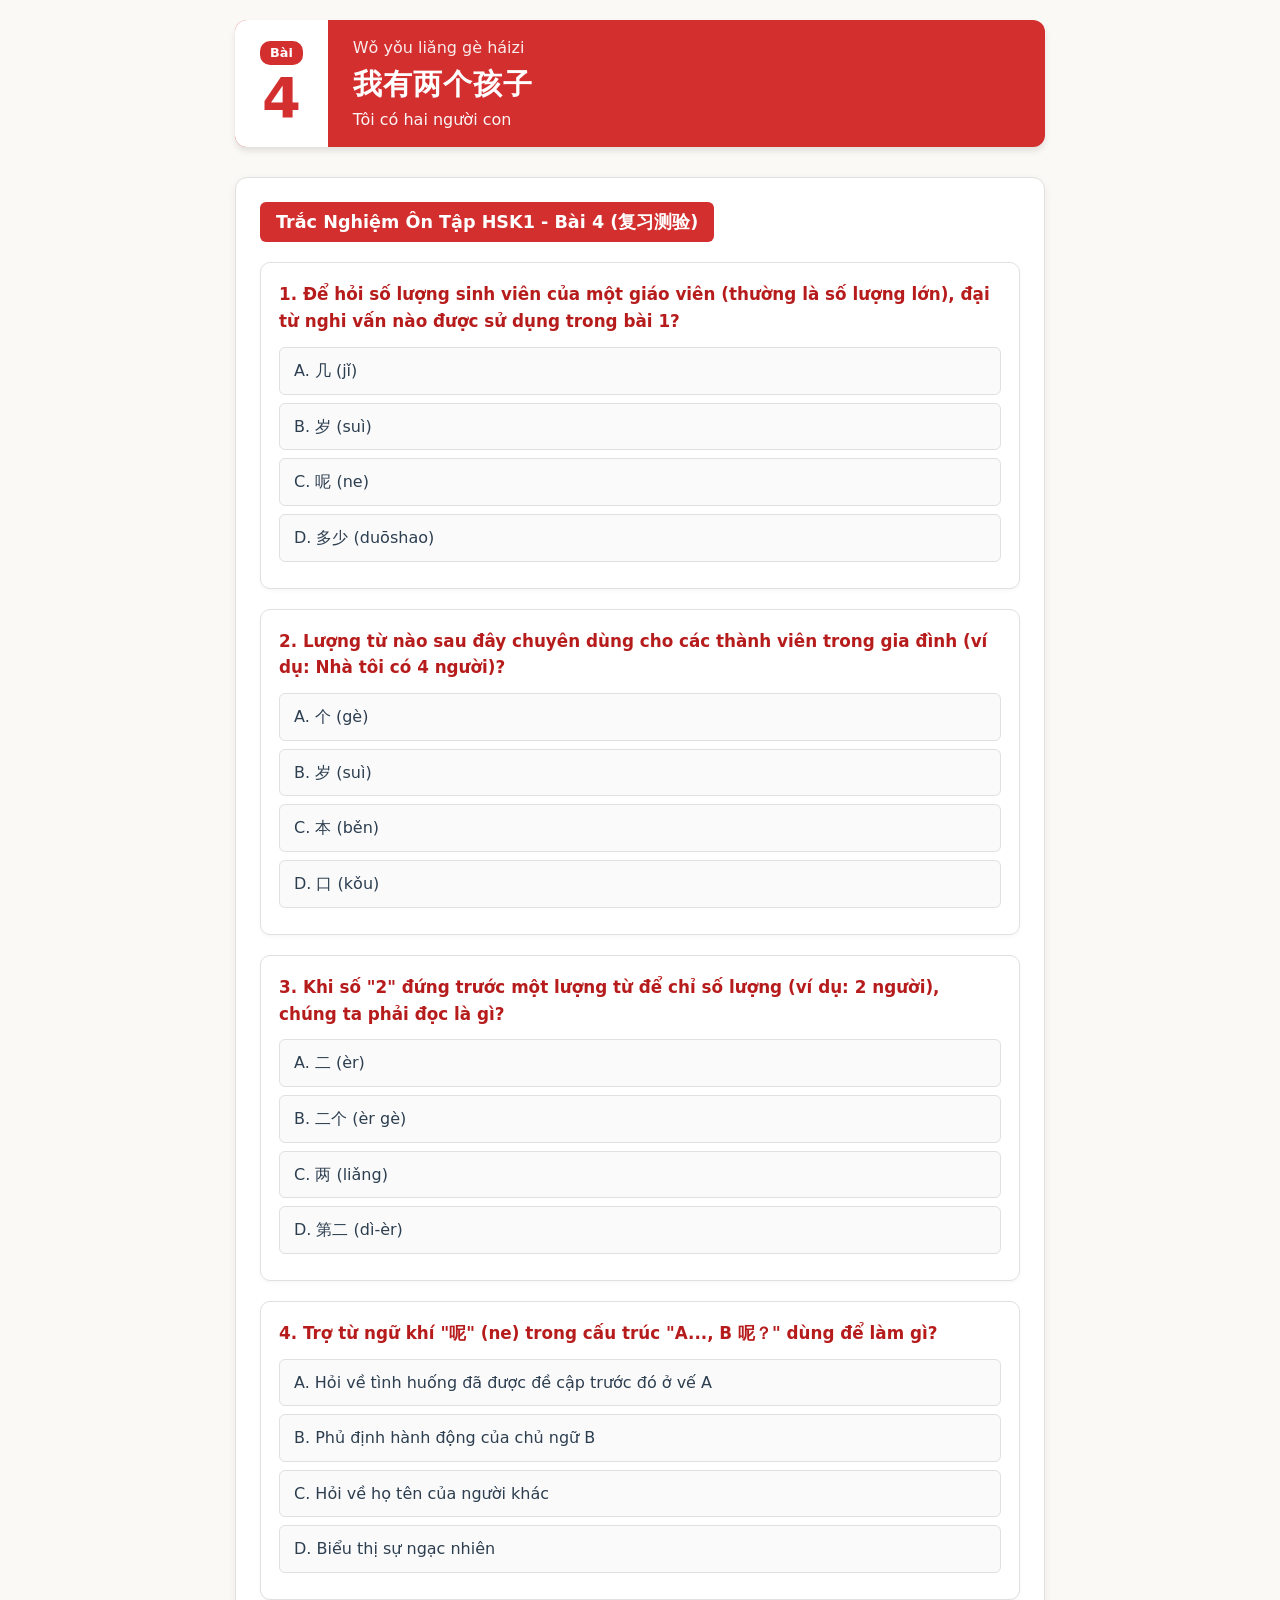
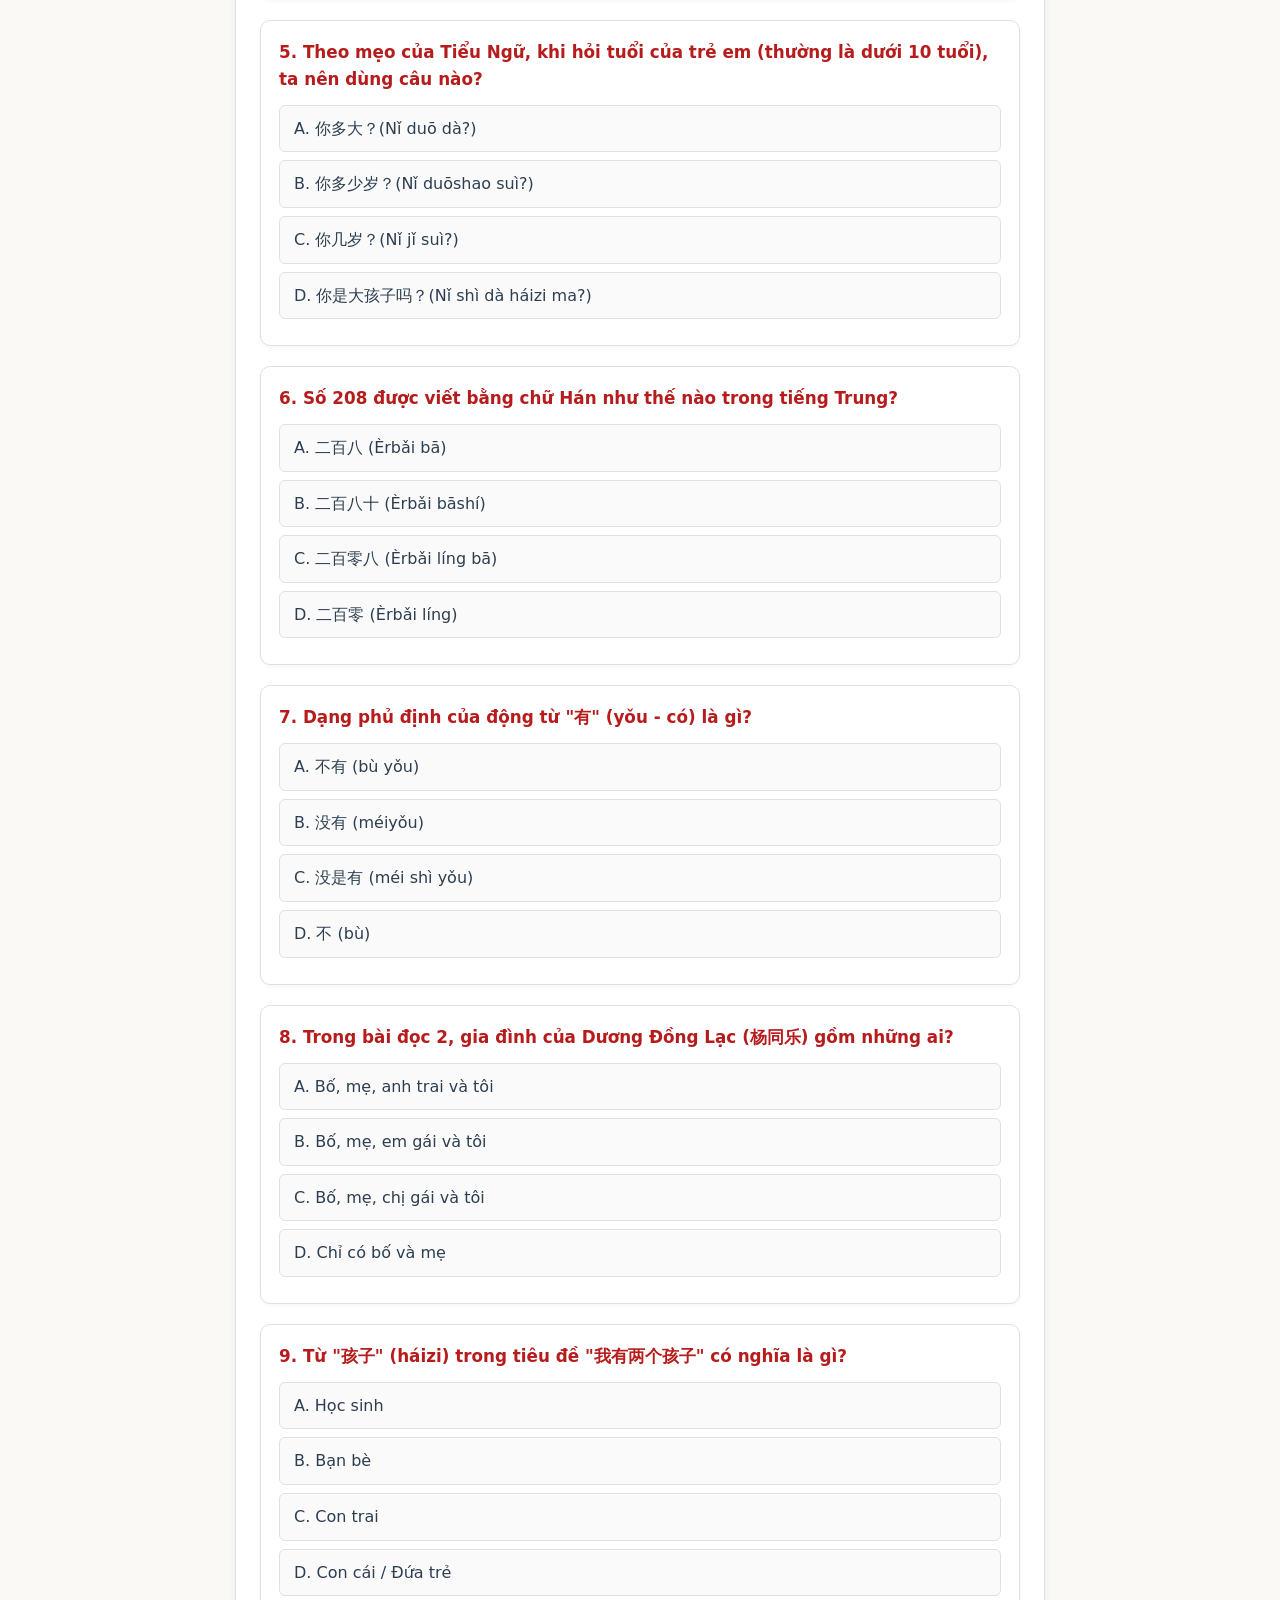
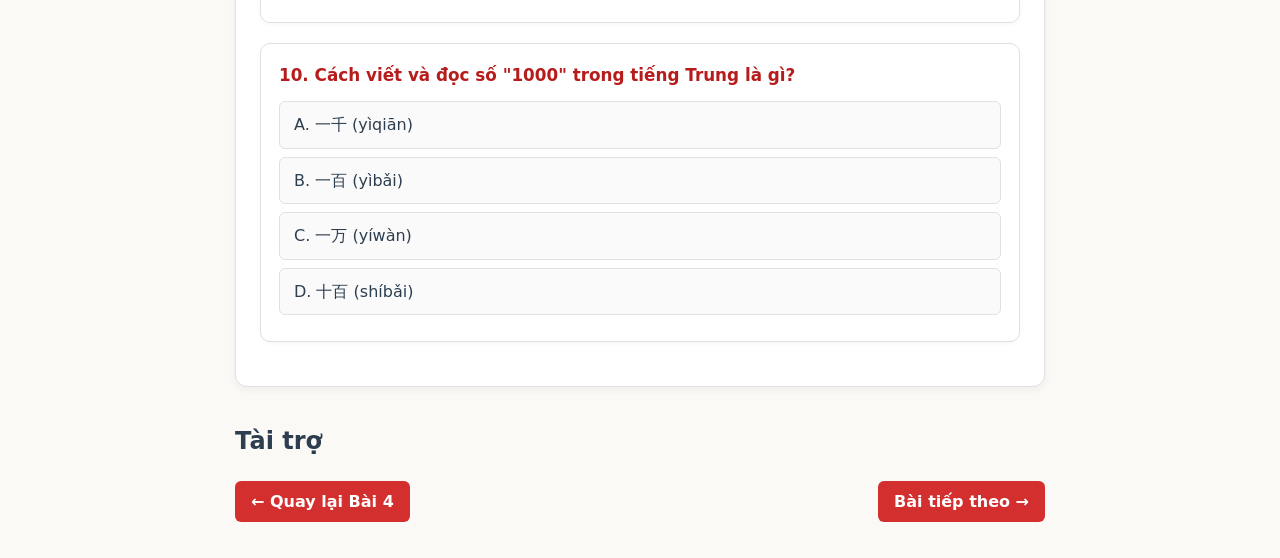
<file: hsk1/lesson4/review.html>
<!DOCTYPE html>
<html lang="vi">
<head>
    <meta charset="UTF-8">
    <meta name="viewport" content="width=device-width, initial-scale=1.0">
    <script async src="https://pagead2.googlesyndication.com/pagead/js/adsbygoogle.js?client=ca-pub-5742837209550679" crossorigin="anonymous"></script>
    <title>Bài 4 - Bộ 10 Câu Hỏi Trắc Nghiệm Ôn Tập HSK1</title>
    <style>
        :root {
            --primary-red: #d32f2f;
            --dark-red: #b71c1c;
            --bg-light: #fbf9f5;
            --card-bg: #ffffff;
            --text-dark: #2c3e50;
            --border-color: #e0e0e0;
            --correct-green: #2e7d32;
            --correct-bg: #e8f5e9;
        }

        * { box-sizing: border-box; }

        body {
            font-family: system-ui, -apple-system, "Segoe UI", Roboto, "Helvetica Neue", Arial, sans-serif;
            background-color: var(--bg-light);
            color: var(--text-dark);
            max-width: 850px;
            margin: 0 auto;
            padding: 20px;
            line-height: 1.6;
        }

        /* Banner */
        .lesson-banner {
            display: flex;
            background-color: var(--primary-red);
            color: white;
            border-radius: 12px;
            overflow: hidden;
            margin-bottom: 30px;
            box-shadow: 0 4px 6px rgba(0,0,0,0.1);
        }

        .lesson-number-box {
            background-color: white;
            color: var(--primary-red);
            padding: 15px 25px;
            display: flex;
            flex-direction: column;
            align-items: center;
            justify-content: center;
        }

        .lesson-tag {
            background-color: var(--primary-red);
            color: white;
            padding: 2px 10px;
            border-radius: 10px;
            font-size: 0.8rem;
            font-weight: bold;
        }

        .lesson-num {
            font-size: 3.5rem;
            font-weight: 900;
            line-height: 1;
            margin-top: 5px;
        }

        .lesson-title-box {
            padding: 15px 25px;
            display: flex;
            flex-direction: column;
            justify-content: center;
        }

        .lesson-title-pinyin { font-size: 1rem; opacity: 0.9; }
        .lesson-title-zh { font-size: 1.8rem; font-weight: bold; letter-spacing: 1px; }
        .lesson-title-en { font-size: 1rem; opacity: 0.95; }

        /* Section */
        .review-section {
            background-color: var(--card-bg);
            border-radius: 12px;
            padding: 24px;
            margin-bottom: 35px;
            box-shadow: 0 2px 8px rgba(0,0,0,0.06);
            border: 1px solid var(--border-color);
        }

        .section-title {
            display: inline-block;
            background-color: var(--primary-red);
            color: white;
            padding: 6px 16px;
            border-radius: 6px;
            font-weight: bold;
            font-size: 1.1rem;
            margin-bottom: 20px;
        }

        /* Quiz Styling */
        .quiz-card {
            background-color: var(--card-bg);
            border: 1px solid var(--border-color);
            border-radius: 10px;
            padding: 18px;
            margin-bottom: 20px;
            box-shadow: 0 2px 4px rgba(0,0,0,0.03);
        }

        .question-title {
            font-weight: bold;
            font-size: 1.05rem;
            margin-bottom: 12px;
            color: var(--dark-red);
        }

        .options-list { list-style: none; padding: 0; margin: 0; }

        .option-item {
            padding: 10px 14px;
            border: 1px solid var(--border-color);
            border-radius: 6px;
            margin-bottom: 8px;
            background-color: #fafafa;
            cursor: pointer;
            transition: all 0.2s;
        }

        .option-item:hover { background-color: #f0f0f0; border-color: #bbb; }

        .option-item.correct {
            background-color: var(--correct-bg);
            border-color: var(--correct-green);
            color: var(--text-dark);
            font-weight: 600;
        }

        .option-item.incorrect {
            background-color: #ffebee;
            border-color: #d32f2f;
            color: #b71c1c;
        }

        .explanation.hidden { display: none; }

        .feedback { margin-top: 10px; font-weight: bold; }
        .feedback.correct { color: var(--correct-green); }
        .feedback.incorrect { color: var(--primary-red); }

        .explanation {
            margin-top: 10px;
            padding: 12px;
            background-color: var(--correct-bg);
            border-left: 4px solid var(--correct-green);
            border-radius: 4px;
            font-size: 0.95rem;
            color: #1b5e20;
        }

        .answer-key-box {
            background-color: #e3f2fd;
            border: 1px solid #90caf9;
            padding: 15px;
            border-radius: 8px;
            margin-bottom: 20px;
            color: #0d47a1;
            font-weight: bold;
        }
        .btn {
            display: inline-block;
            background-color: var(--primary-red);
            color: white;
            padding: 8px 16px;
            border-radius: 6px;
            text-decoration: none;
            font-weight: bold;
        }

        .btn:hover {
            background-color: var(--dark-red);
        }
    </style>
</head>
<body>

    <!-- Header Banner -->
    <div class="lesson-banner">
        <div class="lesson-number-box">
            <span class="lesson-tag">Bài</span>
            <span class="lesson-num">4</span>
        </div>
        <div class="lesson-title-box">
            <div class="lesson-title-pinyin">Wǒ yǒu liǎng gè háizi</div>
            <div class="lesson-title-zh">我有两个孩子</div>
            <div class="lesson-title-en">Tôi có hai người con</div>
        </div>
    </div>

    <section class="review-section">
        <div class="section-title">Trắc Nghiệm Ôn Tập HSK1 - Bài 4 (复习测验)</div>
        

        <!-- Q1: D -->
        <div class="quiz-card">
            <div class="question-title">1. Để hỏi số lượng sinh viên của một giáo viên (thường là số lượng lớn), đại từ nghi vấn nào được sử dụng trong bài 1?</div>
            <ul class="options-list">
                <li class="option-item" data-correct="false">A. 几 (jǐ)</li>
                <li class="option-item" data-correct="false">B. 岁 (suì)</li>
                <li class="option-item" data-correct="false">C. 呢 (ne)</li>
                <li class="option-item" data-correct="true">D. 多少 (duōshao)</li>
            </ul>
            <div class="explanation hidden"><strong>Đáp án đúng: D. 多少 (duōshao).</strong> Trong bài khóa 1, Lưu Minh hỏi: "她有多少个学生？" (Cô ấy có bao nhiêu học sinh?).</div>
        </div>

        <!-- Q2: D -->
        <div class="quiz-card">
            <div class="question-title">2. Lượng từ nào sau đây chuyên dùng cho các thành viên trong gia đình (ví dụ: Nhà tôi có 4 người)?</div>
            <ul class="options-list">
                <li class="option-item" data-correct="false">A. 个 (gè)</li>
                <li class="option-item" data-correct="false">B. 岁 (suì)</li>
                <li class="option-item" data-correct="false">C. 本 (běn)</li>
                <li class="option-item" data-correct="true">D. 口 (kǒu)</li>
            </ul>
            <div class="explanation hidden"><strong>Đáp án đúng: D. 口 (kǒu).</strong> "口" là lượng từ dùng để đếm nhân khẩu trong gia đình (như "四口人").</div>
        </div>

        <!-- Q3: C -->
        <div class="quiz-card">
            <div class="question-title">3. Khi số "2" đứng trước một lượng từ để chỉ số lượng (ví dụ: 2 người), chúng ta phải đọc là gì?</div>
            <ul class="options-list">
                <li class="option-item" data-correct="false">A. 二 (èr)</li>
                <li class="option-item" data-correct="false">B. 二个 (èr gè)</li>
                <li class="option-item" data-correct="true">C. 两 (liǎng)</li>
                <li class="option-item" data-correct="false">D. 第二 (dì-èr)</li>
            </ul>
            <div class="explanation hidden"><strong>Đáp án đúng: C. 两 (liǎng).</strong> Trước lượng từ, số 2 dùng "两" (ví dụ: 两个人, 两本书).</div>
        </div>

        <!-- Q4: A -->
        <div class="quiz-card">
            <div class="question-title">4. Trợ từ ngữ khí "呢" (ne) trong cấu trúc "A..., B 呢？" dùng để làm gì?</div>
            <ul class="options-list">
                <li class="option-item" data-correct="true">A. Hỏi về tình huống đã được đề cập trước đó ở vế A</li>
                <li class="option-item" data-correct="false">B. Phủ định hành động của chủ ngữ B</li>
                <li class="option-item" data-correct="false">C. Hỏi về họ tên của người khác</li>
                <li class="option-item" data-correct="false">D. Biểu thị sự ngạc nhiên</li>
            </ul>
            <div class="explanation hidden"><strong>Đáp án đúng: A.</strong> "呢" dùng để hỏi ngược lại hoặc hỏi về thông tin tương tự đã nhắc tới (ví dụ: 我有两个哥哥，你呢？).</div>
        </div>

        <!-- Q5: C -->
        <div class="quiz-card">
            <div class="question-title">5. Theo mẹo của Tiểu Ngữ, khi hỏi tuổi của trẻ em (thường là dưới 10 tuổi), ta nên dùng câu nào?</div>
            <ul class="options-list">
                <li class="option-item" data-correct="false">A. 你多大？(Nǐ duō dà?)</li>
                <li class="option-item" data-correct="false">B. 你多少岁？(Nǐ duōshao suì?)</li>
                <li class="option-item" data-correct="true">C. 你几岁？(Nǐ jǐ suì?)</li>
                <li class="option-item" data-correct="false">D. 你是大孩子吗？(Nǐ shì dà háizi ma?)</li>
            </ul>
            <div class="explanation hidden"><strong>Đáp án đúng: C. 你几岁？</strong> Dưới 10 tuổi dùng "几岁", trên 10 tuổi dùng "多大".</div>
        </div>

        <!-- Q6: C -->
        <div class="quiz-card">
            <div class="question-title">6. Số 208 được viết bằng chữ Hán như thế nào trong tiếng Trung?</div>
            <ul class="options-list">
                <li class="option-item" data-correct="false">A. 二百八 (Èrbǎi bā)</li>
                <li class="option-item" data-correct="false">B. 二百八十 (Èrbǎi bāshí)</li>
                <li class="option-item" data-correct="true">C. 二百零八 (Èrbǎi líng bā)</li>
                <li class="option-item" data-correct="false">D. 二百零 (Èrbǎi líng)</li>
            </ul>
            <div class="explanation hidden"><strong>Đáp án đúng: C. 二百零八.</strong> Khi có số 0 ở giữa hàng trăm và hàng đơn vị, ta phải đọc là "零" (líng).</div>
        </div>

        <!-- Q7: B -->
        <div class="quiz-card">
            <div class="question-title">7. Dạng phủ định của động từ "有" (yǒu - có) là gì?</div>
            <ul class="options-list">
                <li class="option-item" data-correct="false">A. 不有 (bù yǒu)</li>
                <li class="option-item" data-correct="true">B. 没有 (méiyǒu)</li>
                <li class="option-item" data-correct="false">C. 没是有 (méi shì yǒu)</li>
                <li class="option-item" data-correct="false">D. 不 (bù)</li>
            </ul>
            <div class="explanation hidden"><strong>Đáp án đúng: B. 没有 (méiyǒu).</strong> Phủ định của "有" luôn dùng "没", không dùng "不".</div>
        </div>

        <!-- Q8: B -->
        <div class="quiz-card">
            <div class="question-title">8. Trong bài đọc 2, gia đình của Dương Đồng Lạc (杨同乐) gồm những ai?</div>
            <ul class="options-list">
                <li class="option-item" data-correct="false">A. Bố, mẹ, anh trai và tôi</li>
                <li class="option-item" data-correct="true">B. Bố, mẹ, em gái và tôi</li>
                <li class="option-item" data-correct="false">C. Bố, mẹ, chị gái và tôi</li>
                <li class="option-item" data-correct="false">D. Chỉ có bố và mẹ</li>
            </ul>
            <div class="explanation hidden"><strong>Đáp án đúng: B.</strong> Dương Đồng Lạc nói: "...爸爸、妈妈、妹妹和我" (Bố, mẹ, em gái và tôi).</div>
        </div>

        <!-- Q9: D -->
        <div class="quiz-card">
            <div class="question-title">9. Từ "孩子" (háizi) trong tiêu đề "我有两个孩子" có nghĩa là gì?</div>
            <ul class="options-list">
                <li class="option-item" data-correct="false">A. Học sinh</li>
                <li class="option-item" data-correct="false">B. Bạn bè</li>
                <li class="option-item" data-correct="false">C. Con trai</li>
                <li class="option-item" data-correct="true">D. Con cái / Đứa trẻ</li>
            </ul>
            <div class="explanation hidden"><strong>Đáp án đúng: D. Con cái / Đứa trẻ.</strong> "孩子" là danh từ chung chỉ con cái (bao gồm cả con trai và con gái).</div>
        </div>

        <!-- Q10: A -->
        <div class="quiz-card">
            <div class="question-title">10. Cách viết và đọc số "1000" trong tiếng Trung là gì?</div>
            <ul class="options-list">
                <li class="option-item" data-correct="true">A. 一千 (yìqiān)</li>
                <li class="option-item" data-correct="false">B. 一百 (yìbǎi)</li>
                <li class="option-item" data-correct="false">C. 一万 (yíwàn)</li>
                <li class="option-item" data-correct="false">D. 十百 (shíbǎi)</li>
            </ul>
            <div class="explanation hidden"><strong>Đáp án đúng: A. 一千 (yìqiān).</strong> "千" (qiān) là đơn vị hàng nghìn.</div>
        </div>

    </section>
    <section class="card-section ad-section">
        <h2>Tài trợ</h2>
        <ins class="adsbygoogle"
             style="display:block"
             data-ad-client="ca-pub-5742837209550679"
             data-ad-slot="1234567890"
             data-ad-format="auto"
             data-full-width-responsive="true"></ins>
        <script>
          (adsbygoogle = window.adsbygoogle || []).push({});
        </script>
      </section>
    <!-- Navigation Buttons -->
    <p style="display:flex; justify-content:space-between; align-items:center;">
        <a class="btn" href="content.html">← Quay lại Bài 4</a>
        <a class="btn" href="../lesson5/content.html">Bài tiếp theo →</a>
    </p>

    <!-- Interactive JS -->
    <script>
        document.querySelectorAll('.quiz-card').forEach(card => {
            const options = Array.from(card.querySelectorAll('.option-item'));
            const explanation = card.querySelector('.explanation');
            let answered = false;

            function handleSelection(opt) {
                if (answered) return;
                answered = true;
                const isCorrect = opt.dataset.correct === 'true';
                if (isCorrect) {
                    opt.classList.add('correct');
                } else {
                    opt.classList.add('incorrect');
                    const corr = card.querySelector('.option-item[data-correct="true"]');
                    if (corr) corr.classList.add('correct');
                }
                options.forEach(o => o.style.pointerEvents = 'none');
                if (explanation) explanation.classList.remove('hidden');
                const fb = document.createElement('div');
                fb.className = 'feedback ' + (isCorrect ? 'correct' : 'incorrect');
                fb.textContent = isCorrect ? '✓ Chính xác!' : '✗ Chưa chính xác';
                card.appendChild(fb);
            }

            options.forEach(opt => {
                opt.addEventListener('click', () => handleSelection(opt));
            });
        });
    </script>
</body>
</html>
</file>
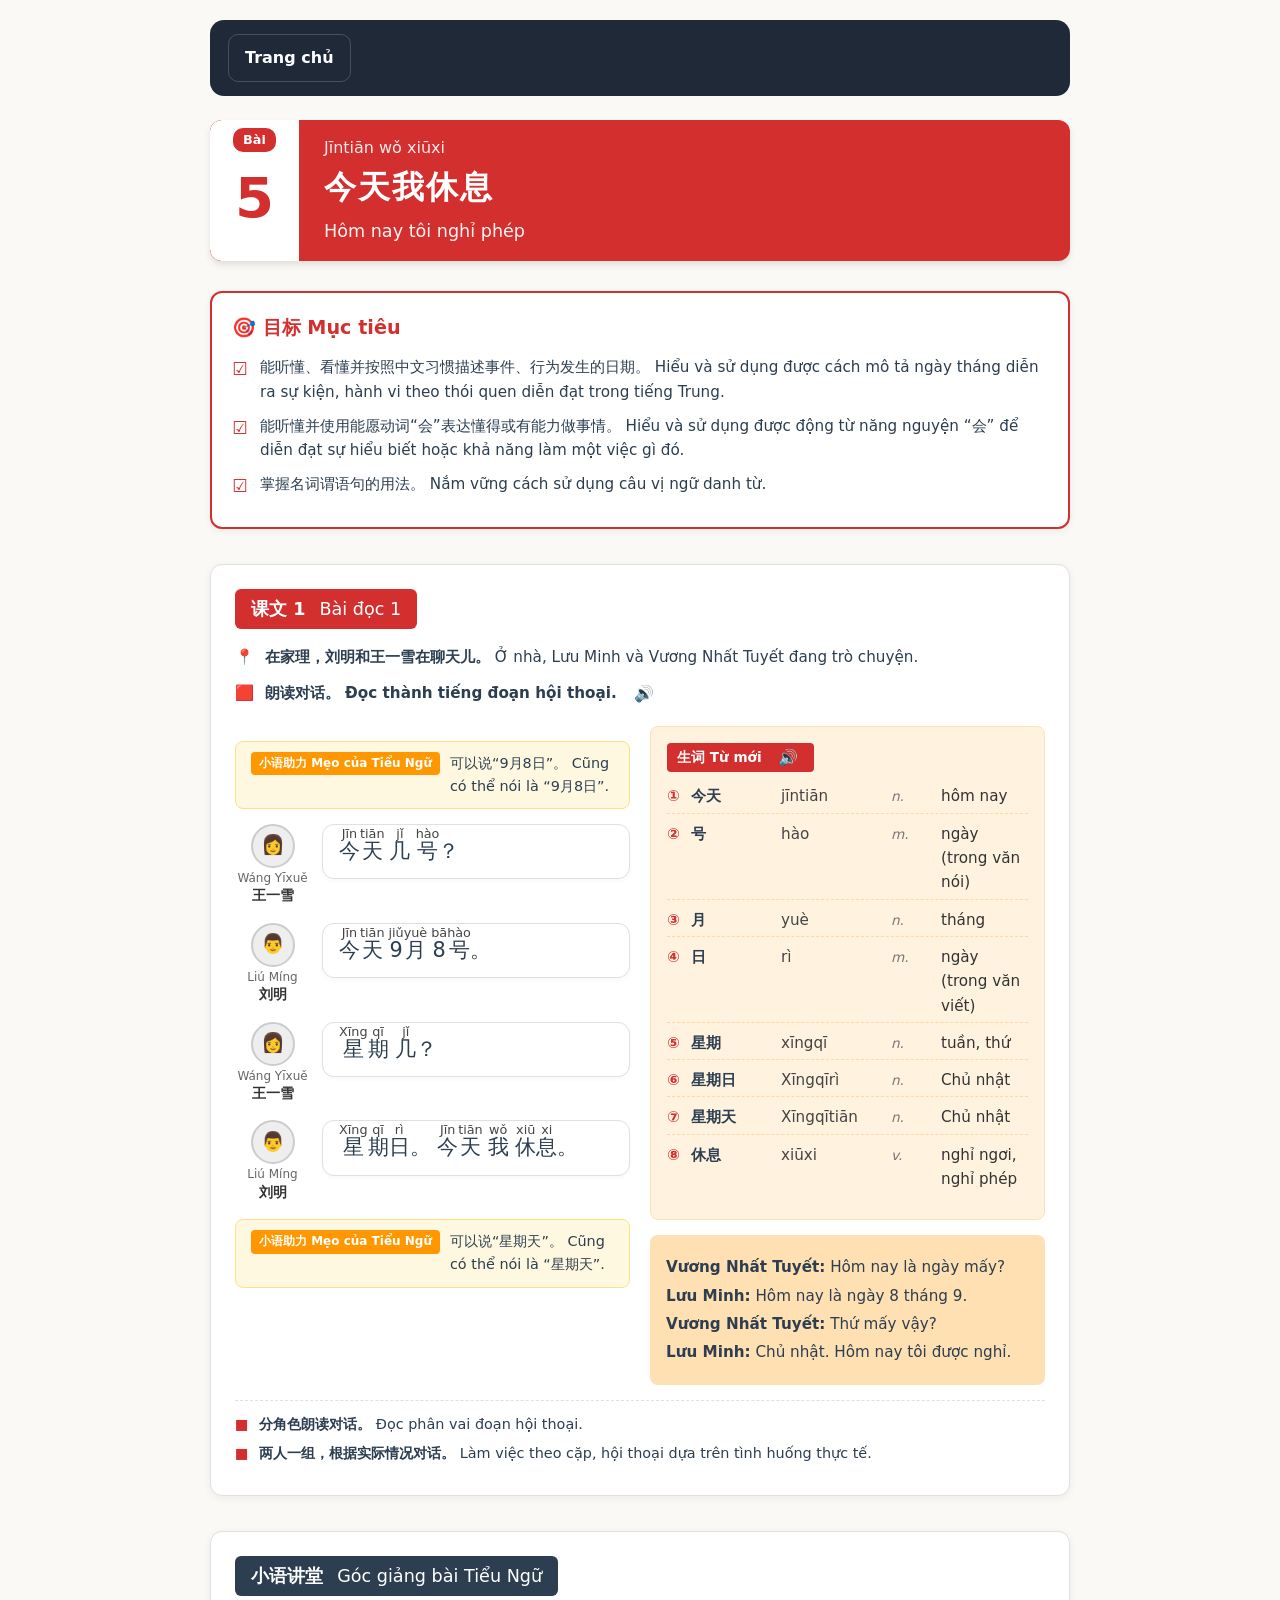
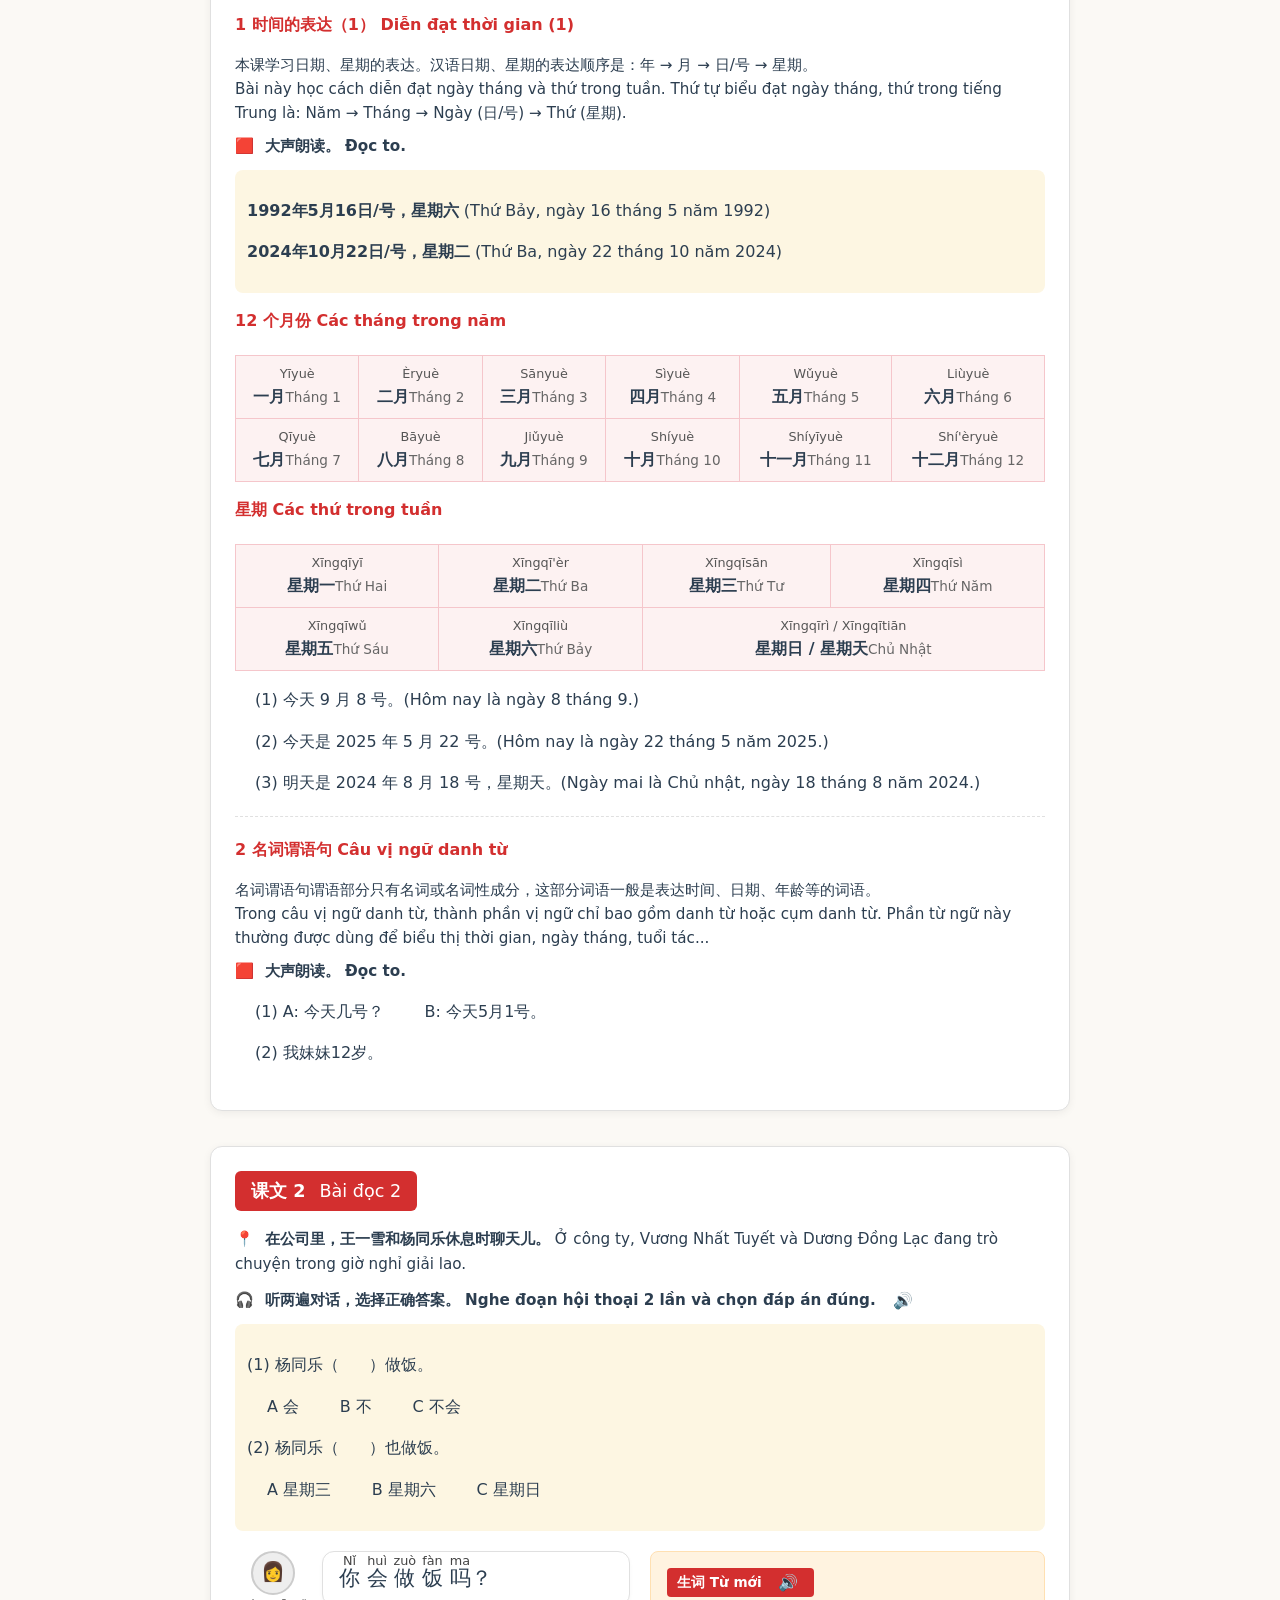
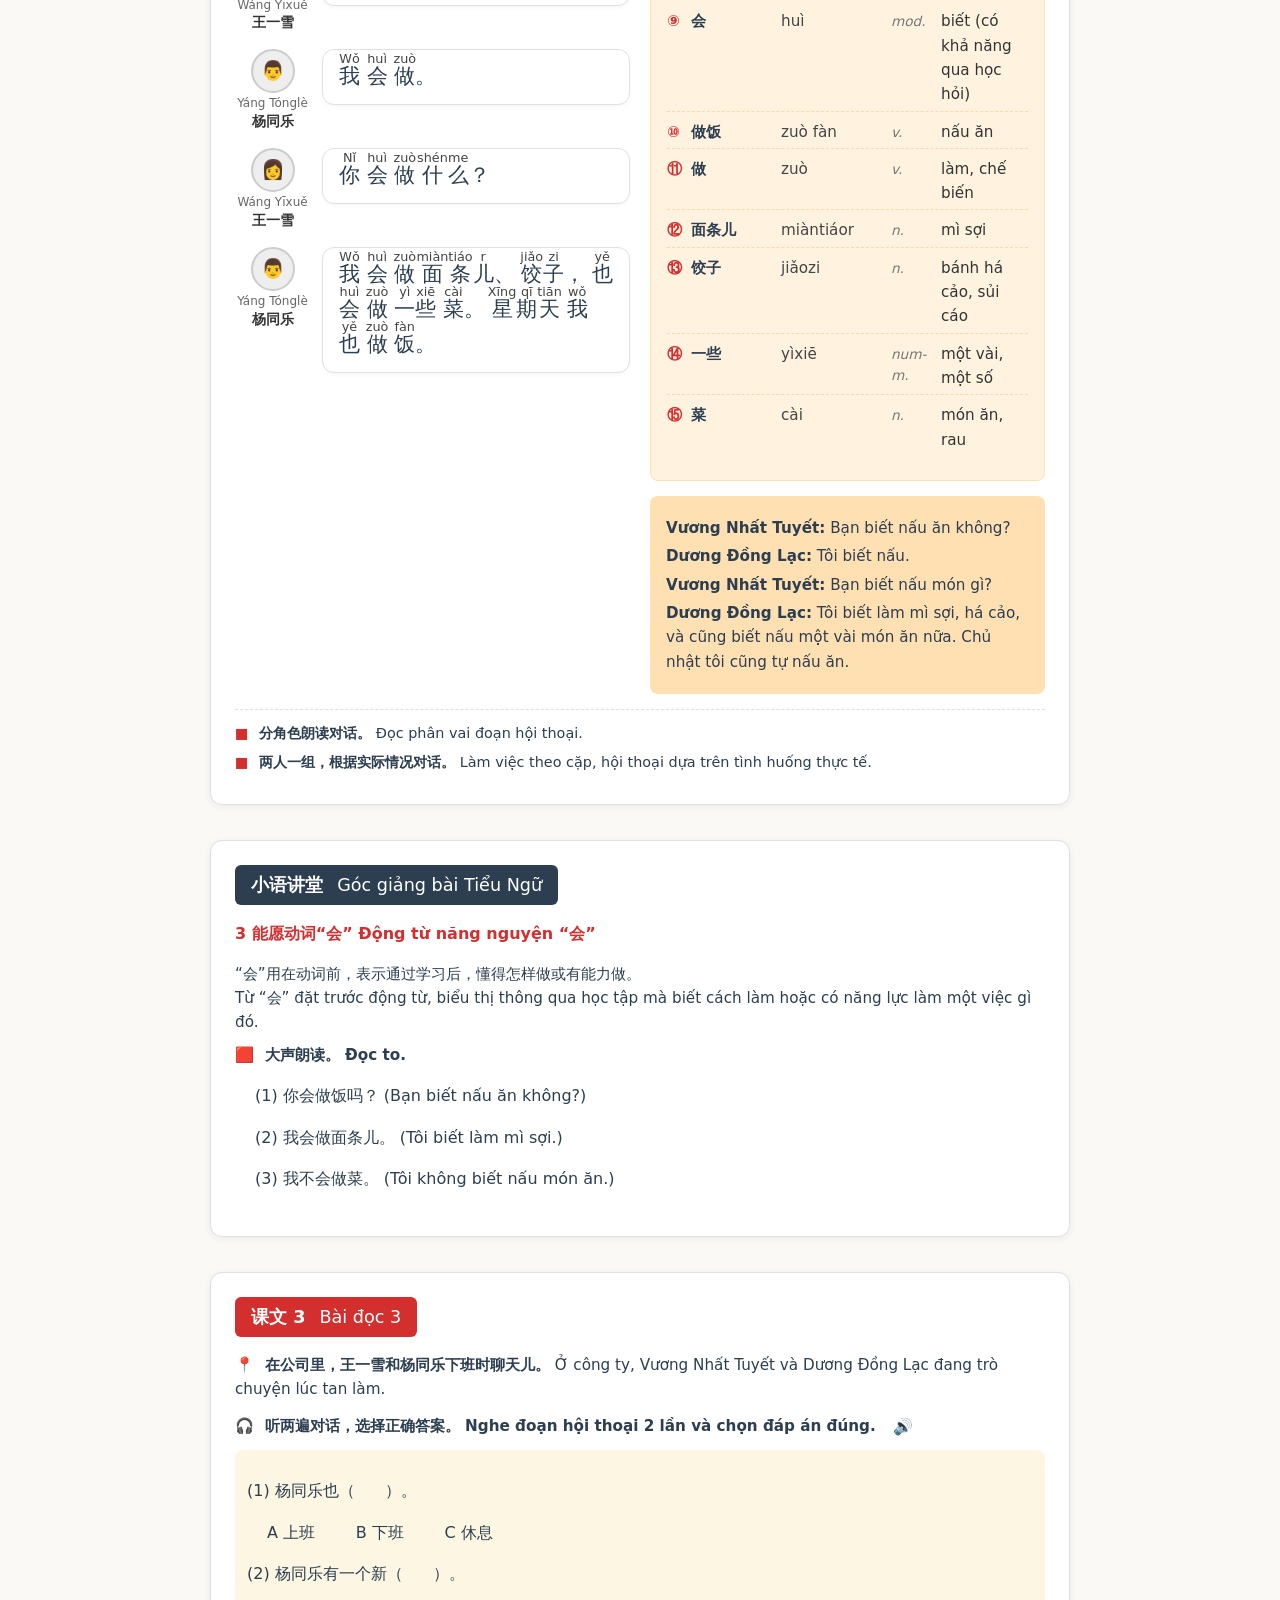
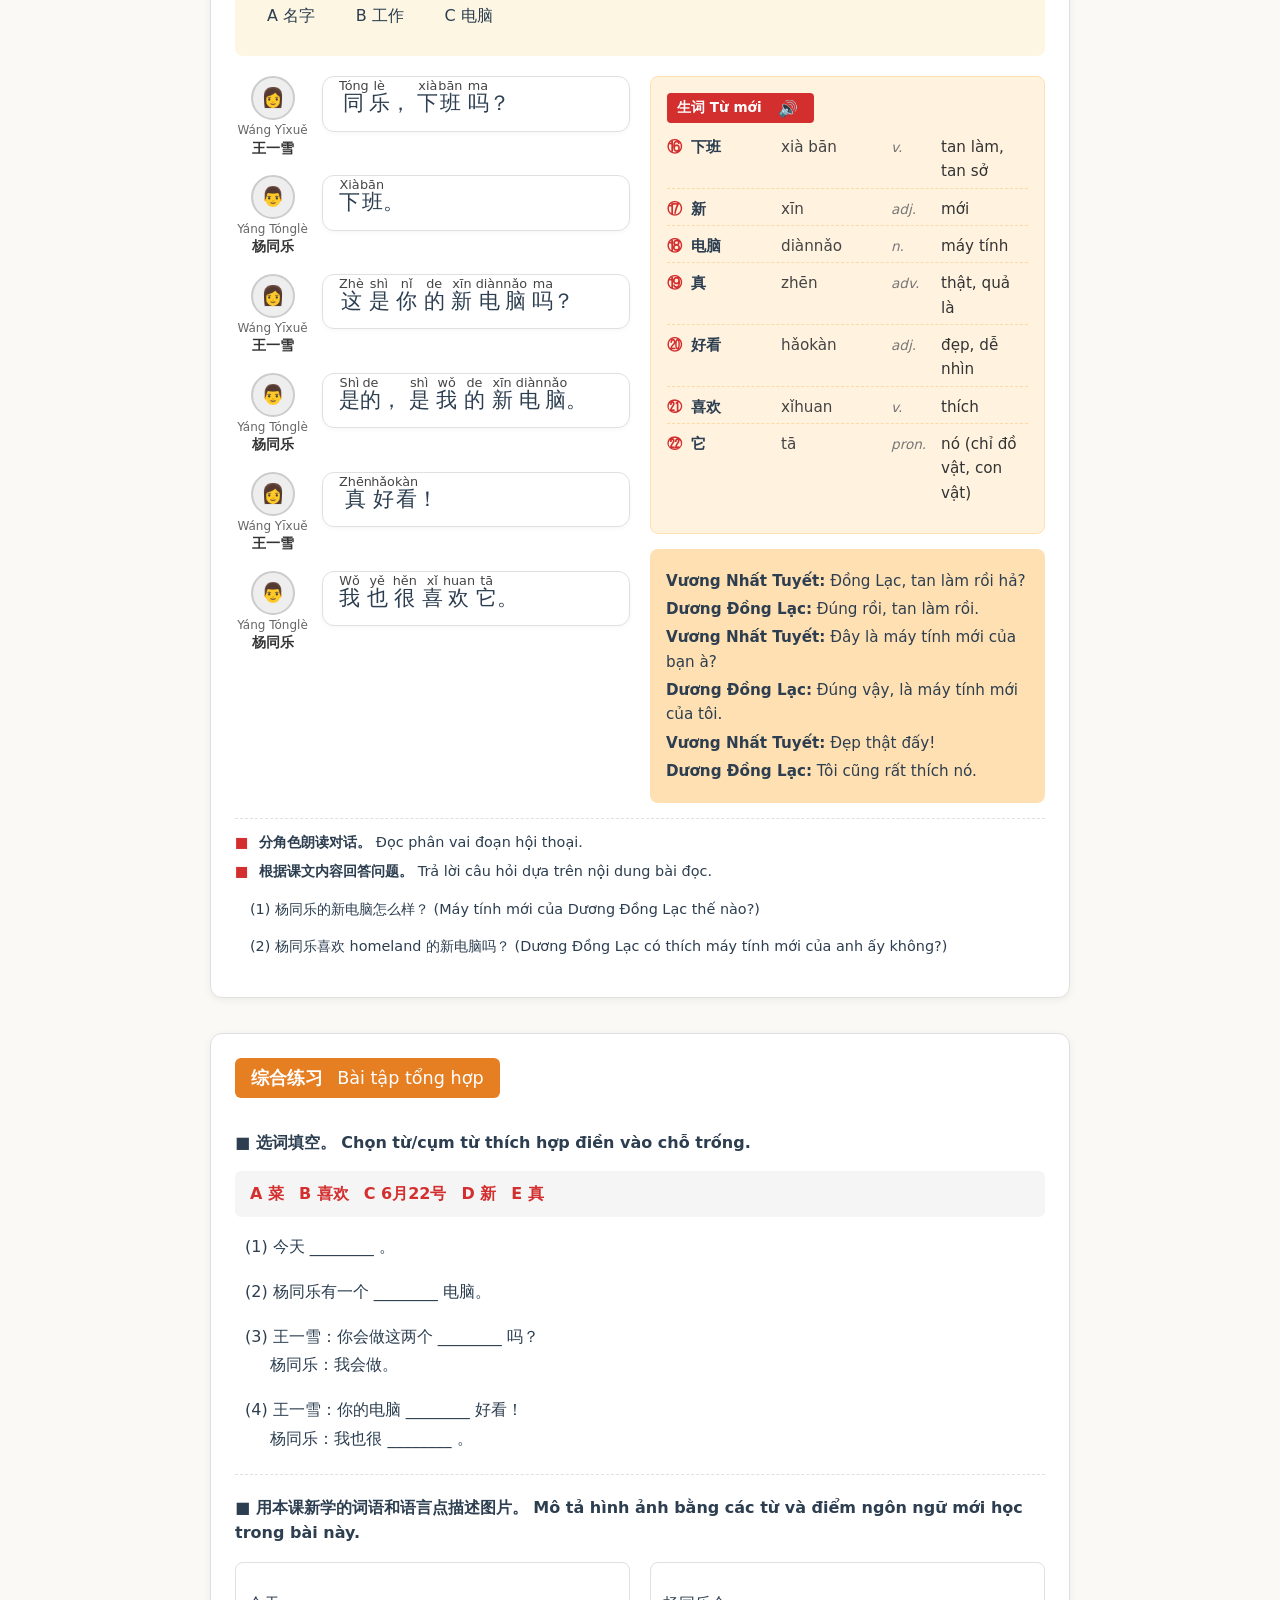
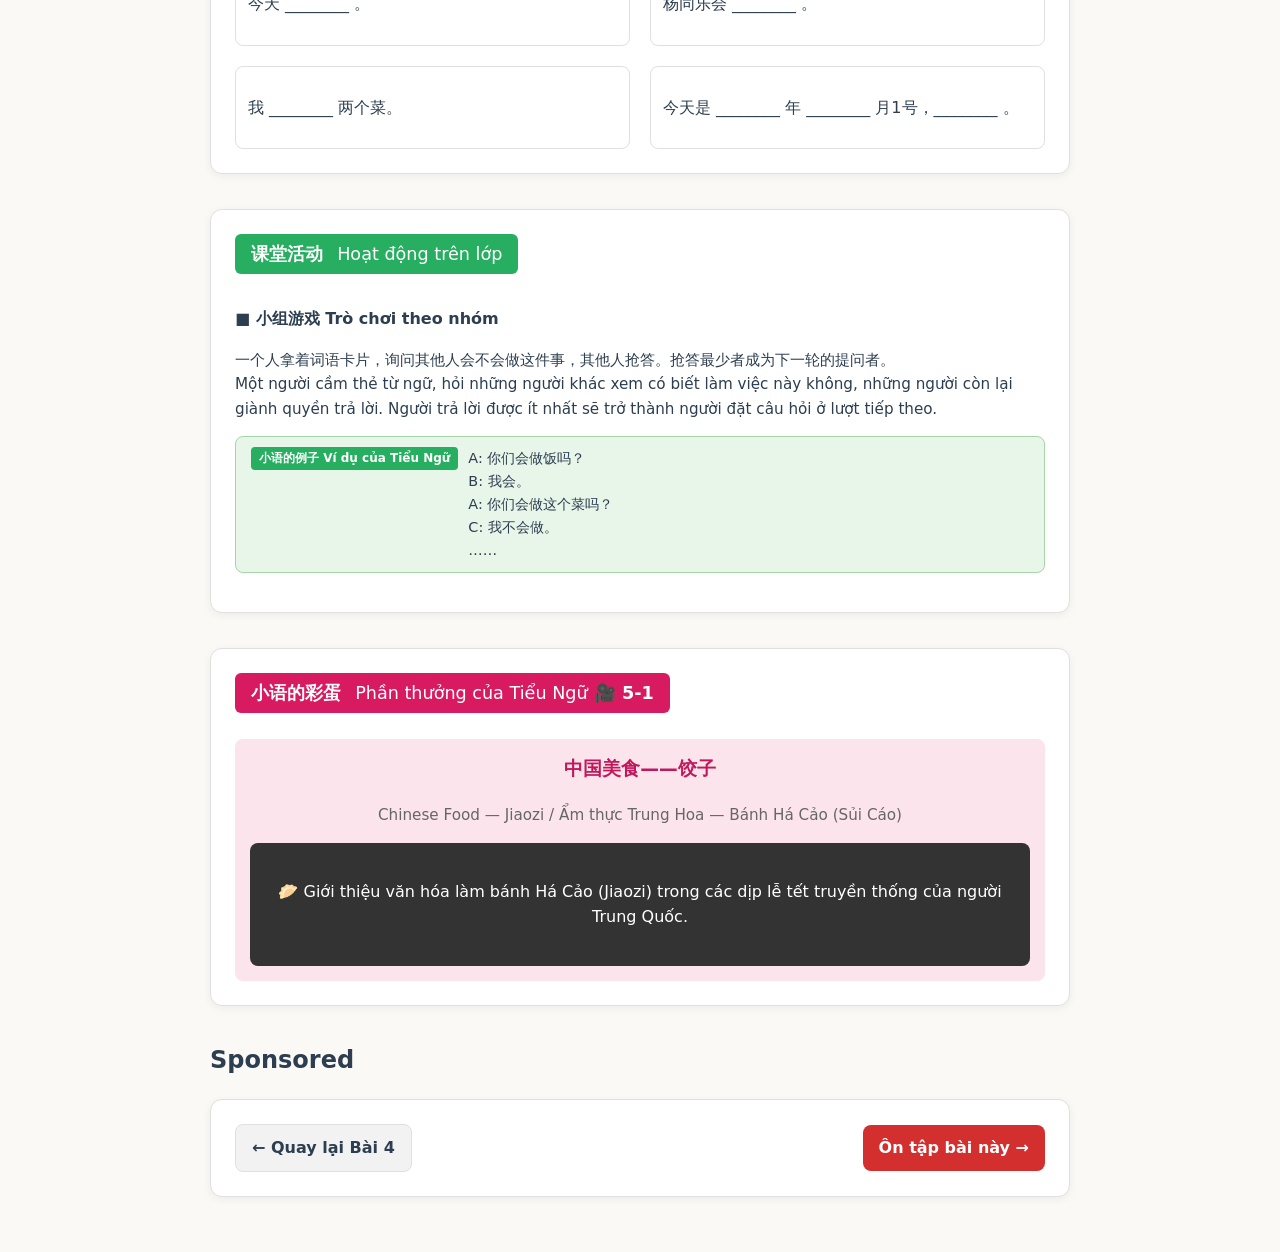
<file: hsk1/lesson5/content.html>
<!DOCTYPE html>
<html lang="vi">
<head>
    <meta charset="UTF-8">
    <meta name="viewport" content="width=device-width, initial-scale=1.0">
    <meta name="description" content="Bài 5 HSK1: 今天我休息. Học cách diễn đạt ngày tháng, thứ trong tuần, động từ năng nguyện “会” và câu vị ngữ danh từ trong tiếng Trung.">
    <meta name="keywords" content="Bài học HSK1, 今天我休息, ngày tháng tiếng Trung, thứ trong tuần tiếng Trung, ngữ pháp tiếng Trung sơ cấp, từ vựng HSK">
    <meta name="robots" content="index, follow">
    <meta property="og:title" content="Bài 5: 今天我休息 — HSK1 Tiếng Trung Sơ Cấp">
    <meta property="og:description" content="Học Bài 5 HSK1: 今天我休息 để nắm cách nói thời gian, thứ ngày, cách dùng từ “会” và câu vị ngữ danh từ.">
    <meta property="og:type" content="article">
    <meta property="og:locale" content="vi_VN">
    <script async src="https://pagead2.googlesyndication.com/pagead/js/adsbygoogle.js?client=ca-pub-5742837209550679" crossorigin="anonymous"></script>
    <title>Bài 5: 今天我休息</title>
    <style>
        :root {
            --primary-red: #d32f2f;
            --dark-red: #b71c1c;
            --bg-light: #fbf9f5;
            --card-bg: #ffffff;
            --peach-bg: #fff3e0;
            --peach-border: #ffe0b2;
            --text-dark: #2c3e50;
            --border-color: #e0e0e0;
        }

        * {
            box-sizing: border-box;
        }

        body {
            font-family: system-ui, -apple-system, "Segoe UI", Roboto, "Helvetica Neue", Arial, sans-serif;
            background-color: var(--bg-light);
            color: var(--text-dark);
            max-width: 900px;
            margin: 0 auto;
            padding: 20px;
            line-height: 1.6;
        }

        /* Top Banner */
        .lesson-banner {
            display: flex;
            background-color: var(--primary-red);
            color: white;
            border-radius: 12px;
            overflow: hidden;
            margin-bottom: 30px;
            box-shadow: 0 4px 6px rgba(0,0,0,0.1);
        }

        .lesson-number-box {
            background-color: white;
            color: var(--primary-red);
            padding: 15px 25px;
            display: flex;
            flex-direction: column;
            align-items: center;
            justify-content: center;
            border-top-left-radius: 12px;
            border-bottom-left-radius: 12px;
            position: relative;
        }

        .lesson-tag {
            background-color: var(--primary-red);
            color: white;
            padding: 2px 10px;
            border-radius: 10px;
            font-size: 0.8rem;
            font-weight: bold;
            position: absolute;
            top: 8px;
        }

        .lesson-num {
            font-size: 3.5rem;
            font-weight: 900;
            line-height: 1;
            margin-top: 15px;
        }

        .lesson-title-box {
            padding: 15px 25px;
            display: flex;
            flex-direction: column;
            justify-content: center;
        }

        .lesson-title-pinyin {
            font-size: 1rem;
            opacity: 0.9;
            margin-bottom: 2px;
        }

        .lesson-title-zh {
            font-size: 2rem;
            font-weight: bold;
            letter-spacing: 2px;
        }

        .lesson-title-en {
            font-size: 1.1rem;
            opacity: 0.95;
            margin-top: 4px;
        }

        /* Objectives Box */
        .objectives-box {
            background-color: var(--card-bg);
            border: 2px solid var(--primary-red);
            border-radius: 12px;
            padding: 20px;
            margin-bottom: 35px;
            box-shadow: 0 2px 8px rgba(0,0,0,0.06);
        }

        .objectives-header {
            color: var(--primary-red);
            font-size: 1.2rem;
            font-weight: bold;
            margin-bottom: 12px;
            display: flex;
            align-items: center;
            gap: 8px;
        }

        .objectives-list {
            list-style: none;
            padding: 0;
            margin: 0;
        }

        .objectives-list li {
            position: relative;
            padding-left: 28px;
            margin-bottom: 10px;
            font-size: 0.95rem;
        }

        .objectives-list li::before {
            content: "☑";
            position: absolute;
            left: 0;
            color: var(--primary-red);
            font-weight: bold;
            font-size: 1.1rem;
        }

        /* Section Container */
        .text-section {
            background-color: var(--card-bg);
            border-radius: 12px;
            padding: 24px;
            margin-bottom: 35px;
            box-shadow: 0 2px 8px rgba(0,0,0,0.06);
            border: 1px solid var(--border-color);
        }

        /* Section Header */
        .section-header {
            display: inline-block;
            background-color: var(--primary-red);
            color: white;
            padding: 6px 16px;
            border-radius: 6px;
            font-weight: bold;
            font-size: 1.1rem;
            margin-bottom: 16px;
        }

        .section-header .en {
            margin-left: 8px;
            font-weight: normal;
        }

        /* Context & Instruction */
        .context-box, .instruction-box {
            margin-bottom: 12px;
            font-size: 0.95rem;
        }

        .icon {
            margin-right: 6px;
        }

        /* Tip Box */
        .tip-box {
            background-color: #fff8e1;
            border: 1px solid #ffe082;
            border-radius: 8px;
            padding: 10px 15px;
            margin: 15px 0;
            font-size: 0.9rem;
            display: flex;
            align-items: flex-start;
            gap: 10px;
        }

        .tip-badge {
            background-color: #ff9800;
            color: white;
            padding: 2px 8px;
            border-radius: 4px;
            font-size: 0.75rem;
            white-space: nowrap;
            font-weight: bold;
        }

        /* Content Layout Grid */
        .content-grid {
            display: grid;
            grid-template-columns: 1fr 1fr;
            gap: 20px;
            margin-top: 20px;
        }

        @media (max-width: 768px) {
            .content-grid {
                grid-template-columns: 1fr;
            }
        }

        /* Dialogue Box Styling */
        .dialogue-item {
            display: flex;
            align-items: flex-start;
            margin-bottom: 16px;
        }

        .avatar-box {
            text-align: center;
            margin-right: 12px;
            width: 75px;
            flex-shrink: 0;
        }

        .avatar {
            width: 44px;
            height: 44px;
            border-radius: 50%;
            background-color: #eee;
            display: flex;
            align-items: center;
            justify-content: center;
            margin: 0 auto 4px auto;
            font-size: 1.2rem;
            border: 2px solid #ccc;
        }

        .speaker-pinyin {
            font-size: 0.75rem;
            color: #666;
            display: block;
            line-height: 1.1;
        }

        .speaker-name {
            font-size: 0.85rem;
            font-weight: bold;
            color: #333;
            display: block;
        }

        .speech-bubble {
            background-color: #ffffff;
            border: 1px solid var(--border-color);
            border-radius: 12px;
            padding: 10px 16px;
            box-shadow: 0 2px 4px rgba(0,0,0,0.03);
            flex: 1;
            font-size: 1.3rem;
        }

        /* Ruby Pinyin Styling */
        ruby {
            ruby-position: over;
        }

        rt {
            font-size: 0.8rem;
            font-weight: normal;
            color: #444;
        }

        /* Vocabulary Box */
        .vocab-box {
            background-color: var(--peach-bg);
            border: 1px solid var(--peach-border);
            border-radius: 8px;
            padding: 16px;
        }

        .vocab-header {
            background-color: var(--primary-red);
            color: white;
            display: inline-block;
            padding: 4px 10px;
            border-radius: 4px;
            font-weight: bold;
            font-size: 0.85rem;
            margin-bottom: 12px;
        }

        .vocab-list {
            list-style: none;
            padding: 0;
            margin: 0;
        }

        .vocab-item {
            display: flex;
            align-items: baseline;
            margin-bottom: 8px;
            font-size: 0.95rem;
            border-bottom: 1px dashed #ffd8a8;
            padding-bottom: 4px;
        }

        .vocab-item:last-child {
            border-bottom: none;
        }

        .vocab-num {
            width: 24px;
            color: var(--primary-red);
            font-weight: bold;
        }

        .vocab-zh {
            width: 90px;
            font-weight: bold;
        }

        .vocab-py {
            width: 110px;
            color: #444;
        }

        .vocab-pos {
            width: 50px;
            color: #777;
            font-style: italic;
            font-size: 0.85rem;
        }

        .vocab-en {
            flex: 1;
            color: #333;
        }

        /* Translation Box */
        .translation-box {
            background-color: #ffe0b2;
            border-radius: 8px;
            padding: 16px;
            font-size: 0.95rem;
            line-height: 1.6;
        }

        .translation-box p {
            margin: 4px 0;
        }

        /* Grammar List */
        .grammar-item {
            margin-bottom: 20px;
        }

        .grammar-title {
            font-weight: bold;
            color: var(--primary-red);
            margin-bottom: 6px;
        }

        .grammar-desc {
            margin-bottom: 8px;
            font-size: 0.95rem;
        }

        .grammar-examples {
            padding-left: 20px;
            font-size: 1rem;
        }

        /* Practice / Exercises */
        .activities-box {
            margin-top: 15px;
            padding-top: 12px;
            border-top: 1px dashed var(--border-color);
            font-size: 0.9rem;
        }

        .activity-item {
            margin-bottom: 6px;
        }

        .activity-bullet {
            color: var(--primary-red);
            margin-right: 6px;
        }

        /* Audio button */
        .audio-btn {
            background: none;
            border: none;
            cursor: pointer;
            font-size: 1rem;
            margin-left: 6px;
            color: var(--primary-red);
            vertical-align: middle;
        }
        .audio-btn:focus { outline: 2px solid var(--dark-red); outline-offset: 2px; }
        .audio-btn.playing { color: var(--dark-red); }

        /* Custom Table Styling */
        .calendar-table {
            width: 100%;
            border-collapse: collapse;
            margin: 15px 0;
            text-align: center;
        }
        .calendar-table td, .calendar-table th {
            border: 1px solid #f5c6cb;
            padding: 8px;
            background-color: #fdf2f2;
        }
        .calendar-table .py {
            font-size: 0.8rem;
            color: #555;
            display: block;
        }
        .calendar-table .zh {
            font-weight: bold;
            font-size: 1rem;
        }
        .calendar-table .en-sub {
            font-size: 0.85rem;
            color: #666;
        }

        .btn {
            display: inline-block;
            background-color: var(--primary-red);
            color: white;
            padding: 8px 16px;
            border-radius: 6px;
            text-decoration: none;
            font-weight: bold;
        }

        .btn:hover {
            background-color: var(--dark-red);
        }
    </style>
    <script src="../../js/header-loader.js" defer></script>
</head>
<body>

    <div id="shared-header" data-root="../../"></div>

    <!-- Lesson Header -->
    <div class="lesson-banner">
        <div class="lesson-number-box">
            <span class="lesson-tag">Bài</span>
            <span class="lesson-num">5</span>
        </div>
        <div class="lesson-title-box">
            <div class="lesson-title-pinyin">Jīntiān wǒ xiūxi</div>
            <div class="lesson-title-zh">今天我休息</div>
            <div class="lesson-title-en">Hôm nay tôi nghỉ phép</div>
        </div>
    </div>

    <!-- OBJECTIVES SECTION -->
    <div class="objectives-box">
        <div class="objectives-header">
            🎯 目标 Mục tiêu
        </div>
        <ul class="objectives-list">
            <li>能听懂、看懂并按照中文习惯描述事件、行为发生的日期。 Hiểu và sử dụng được cách mô tả ngày tháng diễn ra sự kiện, hành vi theo thói quen diễn đạt trong tiếng Trung.</li>
            <li>能听懂并使用能愿动词“会”表达懂得或有能力做事情。 Hiểu và sử dụng được động từ năng nguyện “会” để diễn đạt sự hiểu biết hoặc khả năng làm một việc gì đó.</li>
            <li>掌握名词谓语句的用法。 Nắm vững cách sử dụng câu vị ngữ danh từ.</li>
        </ul>
    </div>

    <!-- TEXT 1 SECTION -->
    <section class="text-section">
        <div class="section-header">
            课文 1 <span class="en">Bài đọc 1</span>
        </div>
        <div class="context-box">
            <span class="icon">📍</span> 
            <strong>在家理，刘明和王一雪在聊天儿。</strong> 
            Ở nhà, Lưu Minh và Vương Nhất Tuyết đang trò chuyện.
        </div>

        <div class="instruction-box">
            <span class="icon">🟥</span> 
            <strong>朗读对话。 Đọc thành tiếng đoạn hội thoại.</strong> <button class="audio-btn" data-track="5-1" aria-label="Play audio 5-1">🔊</button>
        </div>

        <div class="content-grid">
            <div class="dialogue-column">
                <div class="tip-box">
                    <span class="tip-badge">小语助力 Mẹo của Tiểu Ngữ</span>
                    <div>
                        可以说“9月8日”。 Cũng có thể nói là “9月8日”.
                    </div>
                </div>

                <!-- Dialogue 1 -->
                <div class="dialogue-item">
                    <div class="avatar-box">
                        <div class="avatar">👩</div>
                        <span class="speaker-pinyin">Wáng Yīxuě</span>
                        <span class="speaker-name">王一雪</span>
                    </div>
                    <div class="speech-bubble">
                        <ruby>今<rt>Jīn</rt></ruby><ruby>天<rt>tiān</rt></ruby>
                        <ruby>几<rt>jǐ</rt></ruby>
                        <ruby>号<rt>hào</rt></ruby>？
                    </div>
                </div>

                <!-- Dialogue 2 -->
                <div class="dialogue-item">
                    <div class="avatar-box">
                        <div class="avatar">👨</div>
                        <span class="speaker-pinyin">Liú Míng</span>
                        <span class="speaker-name">刘明</span>
                    </div>
                    <div class="speech-bubble">
                        <ruby>今<rt>Jīn</rt></ruby><ruby>天<rt>tiān</rt></ruby>
                        <ruby>9<rt>jiǔ</rt></ruby><ruby>月<rt>yuè</rt></ruby>
                        <ruby>8<rt>bā</rt></ruby><ruby>号<rt>hào</rt></ruby>。
                    </div>
                </div>

                <!-- Dialogue 3 -->
                <div class="dialogue-item">
                    <div class="avatar-box">
                        <div class="avatar">👩</div>
                        <span class="speaker-pinyin">Wáng Yīxuě</span>
                        <span class="speaker-name">王一雪</span>
                    </div>
                    <div class="speech-bubble">
                        <ruby>星<rt>Xīng</rt></ruby><ruby>期<rt>qī</rt></ruby>
                        <ruby>几<rt>jǐ</rt></ruby>？
                    </div>
                </div>

                <!-- Dialogue 4 -->
                <div class="dialogue-item">
                    <div class="avatar-box">
                        <div class="avatar">👨</div>
                        <span class="speaker-pinyin">Liú Míng</span>
                        <span class="speaker-name">刘明</span>
                    </div>
                    <div class="speech-bubble">
                        <ruby>星<rt>Xīng</rt></ruby><ruby>期<rt>qī</rt></ruby><ruby>日<rt>rì</rt></ruby>。
                        <ruby>今<rt>Jīn</rt></ruby><ruby>天<rt>tiān</rt></ruby>
                        <ruby>我<rt>wǒ</rt></ruby>
                        <ruby>休<rt>xiū</rt></ruby><ruby>息<rt>xi</rt></ruby>。
                    </div>
                </div>

                <div class="tip-box">
                    <span class="tip-badge">小语助力 Mẹo của Tiểu Ngữ</span>
                    <div>
                        可以说“星期天”。 Cũng có thể nói là “星期天”.
                    </div>
                </div>
            </div>

            <div class="vocab-column">
                <div class="vocab-box">
                    <div class="vocab-header">生词 Từ mới <button class="audio-btn" data-track="5-2" aria-label="Play audio 5-2">🔊</button></div>
                    <ul class="vocab-list">
                        <li class="vocab-item">
                            <span class="vocab-num">①</span>
                            <span class="vocab-zh">今天</span>
                            <span class="vocab-py">jīntiān</span>
                            <span class="vocab-pos">n.</span>
                            <span class="vocab-en">hôm nay</span>
                        </li>
                        <li class="vocab-item">
                            <span class="vocab-num">②</span>
                            <span class="vocab-zh">号</span>
                            <span class="vocab-py">hào</span>
                            <span class="vocab-pos">m.</span>
                            <span class="vocab-en">ngày (trong văn nói)</span>
                        </li>
                        <li class="vocab-item">
                            <span class="vocab-num">③</span>
                            <span class="vocab-zh">月</span>
                            <span class="vocab-py">yuè</span>
                            <span class="vocab-pos">n.</span>
                            <span class="vocab-en">tháng</span>
                        </li>
                        <li class="vocab-item">
                            <span class="vocab-num">④</span>
                            <span class="vocab-zh">日</span>
                            <span class="vocab-py">rì</span>
                            <span class="vocab-pos">m.</span>
                            <span class="vocab-en">ngày (trong văn viết)</span>
                        </li>
                        <li class="vocab-item">
                            <span class="vocab-num">⑤</span>
                            <span class="vocab-zh">星期</span>
                            <span class="vocab-py">xīngqī</span>
                            <span class="vocab-pos">n.</span>
                            <span class="vocab-en">tuần, thứ</span>
                        </li>
                        <li class="vocab-item">
                            <span class="vocab-num">⑥</span>
                            <span class="vocab-zh">星期日</span>
                            <span class="vocab-py">Xīngqīrì</span>
                            <span class="vocab-pos">n.</span>
                            <span class="vocab-en">Chủ nhật</span>
                        </li>
                        <li class="vocab-item">
                            <span class="vocab-num">⑦</span>
                            <span class="vocab-zh">星期天</span>
                            <span class="vocab-py">Xīngqītiān</span>
                            <span class="vocab-pos">n.</span>
                            <span class="vocab-en">Chủ nhật</span>
                        </li>
                        <li class="vocab-item">
                            <span class="vocab-num">⑧</span>
                            <span class="vocab-zh">休息</span>
                            <span class="vocab-py">xiūxi</span>
                            <span class="vocab-pos">v.</span>
                            <span class="vocab-en">nghỉ ngơi, nghỉ phép</span>
                        </li>
                    </ul>
                </div>

                <div class="translation-box" style="margin-top: 15px;">
                    <p><strong>Vương Nhất Tuyết:</strong> Hôm nay là ngày mấy?</p>
                    <p><strong>Lưu Minh:</strong> Hôm nay là ngày 8 tháng 9.</p>
                    <p><strong>Vương Nhất Tuyết:</strong> Thứ mấy vậy?</p>
                    <p><strong>Lưu Minh:</strong> Chủ nhật. Hôm nay tôi được nghỉ.</p>
                </div>
            </div>
        </div>

        <div class="activities-box">
            <div class="activity-item"><span class="activity-bullet">■</span> <strong>分角色朗读对话。</strong> Đọc phân vai đoạn hội thoại.</div>
            <div class="activity-item"><span class="activity-bullet">■</span> <strong>两人一组，根据实际情况对话。</strong> Làm việc theo cặp, hội thoại dựa trên tình huống thực tế.</div>
        </div>
    </section>

    <!-- XIAOYU'S CLASSROOM 1 -->
    <section class="text-section">
        <div class="section-header" style="background-color: #2c3e50;">
            小语讲堂 <span class="en">Góc giảng bài Tiểu Ngữ</span>
        </div>

        <!-- Point 1 -->
        <div class="grammar-item">
            <div class="grammar-title">1 时间的表达（1） Diễn đạt thời gian (1)</div>
            <p class="grammar-desc">
                本课学习日期、星期的表达。汉语日期、星期的表达顺序是：年 → 月 → 日/号 → 星期。<br>
                Bài này học cách diễn đạt ngày tháng và thứ trong tuần. Thứ tự biểu đạt ngày tháng, thứ trong tiếng Trung là: Năm → Tháng → Ngày (日/号) → Thứ (星期).
            </p>
            <div class="instruction-box">
                <span class="icon">🟥</span> <strong>大声朗读。 Đọc to.</strong>
            </div>
            <div class="grammar-examples" style="background: #fdf6e2; padding: 12px; border-radius: 8px; margin-bottom: 15px;">
                <p><strong>1992年5月16日/号，星期六</strong> (Thứ Bảy, ngày 16 tháng 5 năm 1992)</p>
                <p><strong>2024年10月22日/号，星期二</strong> (Thứ Ba, ngày 22 tháng 10 năm 2024)</p>
            </div>

            <!-- Table Months -->
            <h4 style="color: var(--primary-red); margin-top: 15px;">12 个月份 Các tháng trong năm</h4>
            <table class="calendar-table">
                <tr>
                    <td><span class="py">Yīyuè</span><span class="zh">一月</span><span class="en-sub">Tháng 1</span></td>
                    <td><span class="py">Èryuè</span><span class="zh">二月</span><span class="en-sub">Tháng 2</span></td>
                    <td><span class="py">Sānyuè</span><span class="zh">三月</span><span class="en-sub">Tháng 3</span></td>
                    <td><span class="py">Sìyuè</span><span class="zh">四月</span><span class="en-sub">Tháng 4</span></td>
                    <td><span class="py">Wǔyuè</span><span class="zh">五月</span><span class="en-sub">Tháng 5</span></td>
                    <td><span class="py">Liùyuè</span><span class="zh">六月</span><span class="en-sub">Tháng 6</span></td>
                </tr>
                <tr>
                    <td><span class="py">Qīyuè</span><span class="zh">七月</span><span class="en-sub">Tháng 7</span></td>
                    <td><span class="py">Bāyuè</span><span class="zh">八月</span><span class="en-sub">Tháng 8</span></td>
                    <td><span class="py">Jiǔyuè</span><span class="zh">九月</span><span class="en-sub">Tháng 9</span></td>
                    <td><span class="py">Shíyuè</span><span class="zh">十月</span><span class="en-sub">Tháng 10</span></td>
                    <td><span class="py">Shíyīyuè</span><span class="zh">十一月</span><span class="en-sub">Tháng 11</span></td>
                    <td><span class="py">Shí'èryuè</span><span class="zh">十二月</span><span class="en-sub">Tháng 12</span></td>
                </tr>
            </table>

            <!-- Table Days of Week -->
            <h4 style="color: var(--primary-red); margin-top: 15px;">星期 Các thứ trong tuần</h4>
            <table class="calendar-table">
                <tr>
                    <td><span class="py">Xīngqīyī</span><span class="zh">星期一</span><span class="en-sub">Thứ Hai</span></td>
                    <td><span class="py">Xīngqī'èr</span><span class="zh">星期二</span><span class="en-sub">Thứ Ba</span></td>
                    <td><span class="py">Xīngqīsān</span><span class="zh">星期三</span><span class="en-sub">Thứ Tư</span></td>
                    <td><span class="py">Xīngqīsì</span><span class="zh">星期四</span><span class="en-sub">Thứ Năm</span></td>
                </tr>
                <tr>
                    <td><span class="py">Xīngqīwǔ</span><span class="zh">星期五</span><span class="en-sub">Thứ Sáu</span></td>
                    <td><span class="py">Xīngqīliù</span><span class="zh">星期六</span><span class="en-sub">Thứ Bảy</span></td>
                    <td colspan="2"><span class="py">Xīngqīrì / Xīngqītiān</span><span class="zh">星期日 / 星期天</span><span class="en-sub">Chủ Nhật</span></td>
                </tr>
            </table>

            <div class="grammar-examples" style="margin-top: 15px;">
                <p>(1) 今天 9 月 8 号。(Hôm nay là ngày 8 tháng 9.)</p>
                <p>(2) 今天是 2025 年 5 月 22 号。(Hôm nay là ngày 22 tháng 5 năm 2025.)</p>
                <p>(3) 明天是 2024 年 8 月 18 号，星期天。(Ngày mai là Chủ nhật, ngày 18 tháng 8 năm 2024.)</p>
            </div>
        </div>

        <hr style="border: 0; border-top: 1px dashed var(--border-color); margin: 20px 0;">

        <!-- Point 2 -->
        <div class="grammar-item">
            <div class="grammar-title">2 名词谓语句 Câu vị ngữ danh từ</div>
            <p class="grammar-desc">
                名词谓语句谓语部分只有名词或名词性成分，这部分词语一般是表达时间、日期、年龄等的词语。<br>
                Trong câu vị ngữ danh từ, thành phần vị ngữ chỉ bao gồm danh từ hoặc cụm danh từ. Phần từ ngữ này thường được dùng để biểu thị thời gian, ngày tháng, tuổi tác...
            </p>
            <div class="instruction-box">
                <span class="icon">🟥</span> <strong>大声朗读。 Đọc to.</strong>
            </div>
            <div class="grammar-examples">
                <p>(1) A: 今天几号？ &nbsp;&nbsp;&nbsp;&nbsp;&nbsp;&nbsp; B: 今天5月1号。</p>
                <p>(2) 我妹妹12岁。</p>
            </div>
        </div>
    </section>

    <!-- TEXT 2 SECTION -->
    <section class="text-section">
        <div class="section-header">
            课文 2 <span class="en">Bài đọc 2</span>
        </div>

        <div class="context-box">
            <span class="icon">📍</span> 
            <strong>在公司里，王一雪和杨同乐休息时聊天儿。</strong> 
            Ở công ty, Vương Nhất Tuyết và Dương Đồng Lạc đang trò chuyện trong giờ nghỉ giải lao.
        </div>

        <div class="instruction-box">
            <span class="icon">🎧</span> 
            <strong>听两遍对话，选择正确答案。 Nghe đoạn hội thoại 2 lần và chọn đáp án đúng.</strong> <button class="audio-btn" data-track="5-3" aria-label="Play audio 5-3">🔊</button>
        </div>

        <div style="background: #fdf6e2; padding: 12px; border-radius: 8px; margin-bottom: 15px;">
            <p>(1) 杨同乐（ &nbsp;&nbsp;&nbsp;&nbsp; ）做饭。</p>
            <p style="padding-left: 20px;">A 会 &nbsp;&nbsp;&nbsp;&nbsp;&nbsp;&nbsp; B 不 &nbsp;&nbsp;&nbsp;&nbsp;&nbsp;&nbsp; C 不会</p>
            <p>(2) 杨同乐（ &nbsp;&nbsp;&nbsp;&nbsp; ）也做饭。</p>
            <p style="padding-left: 20px;">A 星期三 &nbsp;&nbsp;&nbsp;&nbsp;&nbsp;&nbsp; B 星期六 &nbsp;&nbsp;&nbsp;&nbsp;&nbsp;&nbsp; C 星期日</p>
        </div>

        <div class="content-grid">
            <div class="dialogue-column">
                <!-- Dialogue 1 -->
                <div class="dialogue-item">
                    <div class="avatar-box">
                        <div class="avatar">👩</div>
                        <span class="speaker-pinyin">Wáng Yīxuě</span>
                        <span class="speaker-name">王一雪</span>
                    </div>
                    <div class="speech-bubble">
                        <ruby>你<rt>Nǐ</rt></ruby>
                        <ruby>会<rt>huì</rt></ruby>
                        <ruby>做<rt>zuò</rt></ruby>
                        <ruby>饭<rt>fàn</rt></ruby>
                        <ruby>吗<rt>ma</rt></ruby>？
                    </div>
                </div>

                <!-- Dialogue 2 -->
                <div class="dialogue-item">
                    <div class="avatar-box">
                        <div class="avatar">👨</div>
                        <span class="speaker-pinyin">Yáng Tónglè</span>
                        <span class="speaker-name">杨同乐</span>
                    </div>
                    <div class="speech-bubble">
                        <ruby>我<rt>Wǒ</rt></ruby>
                        <ruby>会<rt>huì</rt></ruby>
                        <ruby>做<rt>zuò</rt></ruby>。
                    </div>
                </div>

                <!-- Dialogue 3 -->
                <div class="dialogue-item">
                    <div class="avatar-box">
                        <div class="avatar">👩</div>
                        <span class="speaker-pinyin">Wáng Yīxuě</span>
                        <span class="speaker-name">王一雪</span>
                    </div>
                    <div class="speech-bubble">
                        <ruby>你<rt>Nǐ</rt></ruby>
                        <ruby>会<rt>huì</rt></ruby>
                        <ruby>做<rt>zuò</rt></ruby>
                        <ruby>什<rt>shén</rt></ruby><ruby>么<rt>me</rt></ruby>？
                    </div>
                </div>

                <!-- Dialogue 4 -->
                <div class="dialogue-item">
                    <div class="avatar-box">
                        <div class="avatar">👨</div>
                        <span class="speaker-pinyin">Yáng Tónglè</span>
                        <span class="speaker-name">杨同乐</span>
                    </div>
                    <div class="speech-bubble">
                        <ruby>我<rt>Wǒ</rt></ruby>
                        <ruby>会<rt>huì</rt></ruby>
                        <ruby>做<rt>zuò</rt></ruby>
                        <ruby>面<rt>miàn</rt></ruby><ruby>条<rt>tiáo</rt></ruby><ruby>儿<rt>r</rt></ruby>、
                        <ruby>饺<rt>jiǎo</rt></ruby><ruby>子<rt>zi</rt></ruby>，
                        <ruby>也<rt>yě</rt></ruby>
                        <ruby>会<rt>huì</rt></ruby>
                        <ruby>做<rt>zuò</rt></ruby>
                        <ruby>一<rt>yì</rt></ruby><ruby>些<rt>xiē</rt></ruby>
                        <ruby>菜<rt>cài</rt></ruby>。
                        <ruby>星<rt>Xīng</rt></ruby><ruby>期<rt>qī</rt></ruby><ruby>天<rt>tiān</rt></ruby>
                        <ruby>我<rt>wǒ</rt></ruby>
                        <ruby>也<rt>yě</rt></ruby>
                        <ruby>做<rt>zuò</rt></ruby>
                        <ruby>饭<rt>fàn</rt></ruby>。
                    </div>
                </div>
            </div>

            <div class="vocab-column">
                <div class="vocab-box">
                    <div class="vocab-header">生词 Từ mới <button class="audio-btn" data-track="5-4" aria-label="Play audio 5-4">🔊</button></div>
                    <ul class="vocab-list">
                        <li class="vocab-item">
                            <span class="vocab-num">⑨</span>
                            <span class="vocab-zh">会</span>
                            <span class="vocab-py">huì</span>
                            <span class="vocab-pos">mod.</span>
                            <span class="vocab-en">biết (có khả năng qua học hỏi)</span>
                        </li>
                        <li class="vocab-item">
                            <span class="vocab-num">⑩</span>
                            <span class="vocab-zh">做饭</span>
                            <span class="vocab-py">zuò fàn</span>
                            <span class="vocab-pos">v.</span>
                            <span class="vocab-en">nấu ăn</span>
                        </li>
                        <li class="vocab-item">
                            <span class="vocab-num">⑪</span>
                            <span class="vocab-zh">做</span>
                            <span class="vocab-py">zuò</span>
                            <span class="vocab-pos">v.</span>
                            <span class="vocab-en">làm, chế biến</span>
                        </li>
                        <li class="vocab-item">
                            <span class="vocab-num">⑫</span>
                            <span class="vocab-zh">面条儿</span>
                            <span class="vocab-py">miàntiáor</span>
                            <span class="vocab-pos">n.</span>
                            <span class="vocab-en">mì sợi</span>
                        </li>
                        <li class="vocab-item">
                            <span class="vocab-num">⑬</span>
                            <span class="vocab-zh">饺子</span>
                            <span class="vocab-py">jiǎozi</span>
                            <span class="vocab-pos">n.</span>
                            <span class="vocab-en">bánh há cảo, sủi cáo</span>
                        </li>
                        <li class="vocab-item">
                            <span class="vocab-num">⑭</span>
                            <span class="vocab-zh">一些</span>
                            <span class="vocab-py">yìxiē</span>
                            <span class="vocab-pos">num-m.</span>
                            <span class="vocab-en">một vài, một số</span>
                        </li>
                        <li class="vocab-item">
                            <span class="vocab-num">⑮</span>
                            <span class="vocab-zh">菜</span>
                            <span class="vocab-py">cài</span>
                            <span class="vocab-pos">n.</span>
                            <span class="vocab-en">món ăn, rau</span>
                        </li>
                    </ul>
                </div>

                <div class="translation-box" style="margin-top: 15px;">
                    <p><strong>Vương Nhất Tuyết:</strong> Bạn biết nấu ăn không?</p>
                    <p><strong>Dương Đồng Lạc:</strong> Tôi biết nấu.</p>
                    <p><strong>Vương Nhất Tuyết:</strong> Bạn biết nấu món gì?</p>
                    <p><strong>Dương Đồng Lạc:</strong> Tôi biết làm mì sợi, há cảo, và cũng biết nấu một vài món ăn nữa. Chủ nhật tôi cũng tự nấu ăn.</p>
                </div>
            </div>
        </div>

        <div class="activities-box">
            <div class="activity-item"><span class="activity-bullet">■</span> <strong>分角色朗读对话。</strong> Đọc phân vai đoạn hội thoại.</div>
            <div class="activity-item"><span class="activity-bullet">■</span> <strong>两人一组，根据实际情况对话。</strong> Làm việc theo cặp, hội thoại dựa trên tình huống thực tế.</div>
        </div>
    </section>

    <!-- XIAOYU'S CLASSROOM 2 -->
    <section class="text-section">
        <div class="section-header" style="background-color: #2c3e50;">
            小语讲堂 <span class="en">Góc giảng bài Tiểu Ngữ</span>
        </div>

        <!-- Point 3 -->
        <div class="grammar-item">
            <div class="grammar-title">3 能愿动词“会” Động từ năng nguyện “会”</div>
            <p class="grammar-desc">
                “会”用在动词前，表示通过学习后，懂得怎样做或有能力做。<br>
                Từ “会” đặt trước động từ, biểu thị thông qua học tập mà biết cách làm hoặc có năng lực làm một việc gì đó.
            </p>
            <div class="instruction-box">
                <span class="icon">🟥</span> <strong>大声朗读。 Đọc to.</strong>
            </div>
            <div class="grammar-examples">
                <p>(1) 你会做饭吗？ (Bạn biết nấu ăn không?)</p>
                <p>(2) 我会做面条儿。 (Tôi biết làm mì sợi.)</p>
                <p>(3) 我不会做菜。 (Tôi không biết nấu món ăn.)</p>
            </div>
        </div>
    </section>

    <!-- TEXT 3 SECTION -->
    <section class="text-section">
        <div class="section-header">
            课文 3 <span class="en">Bài đọc 3</span>
        </div>

        <div class="context-box">
            <span class="icon">📍</span> 
            <strong>在公司里，王一雪和杨同乐下班时聊天儿。</strong> 
            Ở công ty, Vương Nhất Tuyết và Dương Đồng Lạc đang trò chuyện lúc tan làm.
        </div>

        <div class="instruction-box">
            <span class="icon">🎧</span> 
            <strong>听两遍对话，选择正确答案。 Nghe đoạn hội thoại 2 lần và chọn đáp án đúng.</strong> <button class="audio-btn" data-track="5-5" aria-label="Play audio 5-5">🔊</button>
        </div>

        <div style="background: #fdf6e2; padding: 12px; border-radius: 8px; margin-bottom: 15px;">
            <p>(1) 杨同乐也（ &nbsp;&nbsp;&nbsp;&nbsp; ）。</p>
            <p style="padding-left: 20px;">A 上班 &nbsp;&nbsp;&nbsp;&nbsp;&nbsp;&nbsp; B 下班 &nbsp;&nbsp;&nbsp;&nbsp;&nbsp;&nbsp; C 休息</p>
            <p>(2) 杨同乐有一个新（ &nbsp;&nbsp;&nbsp;&nbsp; ）。</p>
            <p style="padding-left: 20px;">A 名字 &nbsp;&nbsp;&nbsp;&nbsp;&nbsp;&nbsp; B 工作 &nbsp;&nbsp;&nbsp;&nbsp;&nbsp;&nbsp; C 电脑</p>
        </div>

        <div class="content-grid">
            <div class="dialogue-column">
                <!-- Dialogue 1 -->
                <div class="dialogue-item">
                    <div class="avatar-box">
                        <div class="avatar">👩</div>
                        <span class="speaker-pinyin">Wáng Yīxuě</span>
                        <span class="speaker-name">王一雪</span>
                    </div>
                    <div class="speech-bubble">
                        <ruby>同<rt>Tóng</rt></ruby><ruby>乐<rt>lè</rt></ruby>，
                        <ruby>下<rt>xià</rt></ruby><ruby>班<rt>bān</rt></ruby>
                        <ruby>吗<rt>ma</rt></ruby>？
                    </div>
                </div>

                <!-- Dialogue 2 -->
                <div class="dialogue-item">
                    <div class="avatar-box">
                        <div class="avatar">👨</div>
                        <span class="speaker-pinyin">Yáng Tónglè</span>
                        <span class="speaker-name">杨同乐</span>
                    </div>
                    <div class="speech-bubble">
                        <ruby>下<rt>Xià</rt></ruby><ruby>班<rt>bān</rt></ruby>。
                    </div>
                </div>

                <!-- Dialogue 3 -->
                <div class="dialogue-item">
                    <div class="avatar-box">
                        <div class="avatar">👩</div>
                        <span class="speaker-pinyin">Wáng Yīxuě</span>
                        <span class="speaker-name">王一雪</span>
                    </div>
                    <div class="speech-bubble">
                        <ruby>这<rt>Zhè</rt></ruby>
                        <ruby>是<rt>shì</rt></ruby>
                        <ruby>你<rt>nǐ</rt></ruby>
                        <ruby>的<rt>de</rt></ruby>
                        <ruby>新<rt>xīn</rt></ruby>
                        <ruby>电<rt>diàn</rt></ruby><ruby>脑<rt>nǎo</rt></ruby>
                        <ruby>吗<rt>ma</rt></ruby>？
                    </div>
                </div>

                <!-- Dialogue 4 -->
                <div class="dialogue-item">
                    <div class="avatar-box">
                        <div class="avatar">👨</div>
                        <span class="speaker-pinyin">Yáng Tónglè</span>
                        <span class="speaker-name">杨同乐</span>
                    </div>
                    <div class="speech-bubble">
                        <ruby>是<rt>Shì</rt></ruby><ruby>的<rt>de</rt></ruby>，
                        <ruby>是<rt>shì</rt></ruby>
                        <ruby>我<rt>wǒ</rt></ruby>
                        <ruby>的<rt>de</rt></ruby>
                        <ruby>新<rt>xīn</rt></ruby>
                        <ruby>电<rt>diàn</rt></ruby><ruby>脑<rt>nǎo</rt></ruby>。
                    </div>
                </div>

                <!-- Dialogue 5 -->
                <div class="dialogue-item">
                    <div class="avatar-box">
                        <div class="avatar">👩</div>
                        <span class="speaker-pinyin">Wáng Yīxuě</span>
                        <span class="speaker-name">王一雪</span>
                    </div>
                    <div class="speech-bubble">
                        <ruby>真<rt>Zhēn</rt></ruby>
                        <ruby>好<rt>hǎo</rt></ruby><ruby>看<rt>kàn</rt></ruby>！
                    </div>
                </div>

                <!-- Dialogue 6 -->
                <div class="dialogue-item">
                    <div class="avatar-box">
                        <div class="avatar">👨</div>
                        <span class="speaker-pinyin">Yáng Tónglè</span>
                        <span class="speaker-name">杨同乐</span>
                    </div>
                    <div class="speech-bubble">
                        <ruby>我<rt>Wǒ</rt></ruby>
                        <ruby>也<rt>yě</rt></ruby>
                        <ruby>很<rt>hěn</rt></ruby>
                        <ruby>喜<rt>xǐ</rt></ruby><ruby>欢<rt>huan</rt></ruby>
                        <ruby>它<rt>tā</rt></ruby>。
                    </div>
                </div>
            </div>

            <div class="vocab-column">
                <div class="vocab-box">
                    <div class="vocab-header">生词 Từ mới <button class="audio-btn" data-track="5-6" aria-label="Play audio 5-6">🔊</button></div>
                    <ul class="vocab-list">
                        <li class="vocab-item">
                            <span class="vocab-num">⑯</span>
                            <span class="vocab-zh">下班</span>
                            <span class="vocab-py">xià bān</span>
                            <span class="vocab-pos">v.</span>
                            <span class="vocab-en">tan làm, tan sở</span>
                        </li>
                        <li class="vocab-item">
                            <span class="vocab-num">⑰</span>
                            <span class="vocab-zh">新</span>
                            <span class="vocab-py">xīn</span>
                            <span class="vocab-pos">adj.</span>
                            <span class="vocab-en">mới</span>
                        </li>
                        <li class="vocab-item">
                            <span class="vocab-num">⑱</span>
                            <span class="vocab-zh">电脑</span>
                            <span class="vocab-py">diànnǎo</span>
                            <span class="vocab-pos">n.</span>
                            <span class="vocab-en">máy tính</span>
                        </li>
                        <li class="vocab-item">
                            <span class="vocab-num">⑲</span>
                            <span class="vocab-zh">真</span>
                            <span class="vocab-py">zhēn</span>
                            <span class="vocab-pos">adv.</span>
                            <span class="vocab-en">thật, quả là</span>
                        </li>
                        <li class="vocab-item">
                            <span class="vocab-num">⑳</span>
                            <span class="vocab-zh">好看</span>
                            <span class="vocab-py">hǎokàn</span>
                            <span class="vocab-pos">adj.</span>
                            <span class="vocab-en">đẹp, dễ nhìn</span>
                        </li>
                        <li class="vocab-item">
                            <span class="vocab-num">㉑</span>
                            <span class="vocab-zh">喜欢</span>
                            <span class="vocab-py">xǐhuan</span>
                            <span class="vocab-pos">v.</span>
                            <span class="vocab-en">thích</span>
                        </li>
                        <li class="vocab-item">
                            <span class="vocab-num">㉒</span>
                            <span class="vocab-zh">它</span>
                            <span class="vocab-py">tā</span>
                            <span class="vocab-pos">pron.</span>
                            <span class="vocab-en">nó (chỉ đồ vật, con vật)</span>
                        </li>
                    </ul>
                </div>

                <div class="translation-box" style="margin-top: 15px;">
                    <p><strong>Vương Nhất Tuyết:</strong> Đồng Lạc, tan làm rồi hả?</p>
                    <p><strong>Dương Đồng Lạc:</strong> Đúng rồi, tan làm rồi.</p>
                    <p><strong>Vương Nhất Tuyết:</strong> Đây là máy tính mới của bạn à?</p>
                    <p><strong>Dương Đồng Lạc:</strong> Đúng vậy, là máy tính mới của tôi.</p>
                    <p><strong>Vương Nhất Tuyết:</strong> Đẹp thật đấy!</p>
                    <p><strong>Dương Đồng Lạc:</strong> Tôi cũng rất thích nó.</p>
                </div>
            </div>
        </div>

        <div class="activities-box">
            <div class="activity-item"><span class="activity-bullet">■</span> <strong>分角色朗读对话。</strong> Đọc phân vai đoạn hội thoại.</div>
            <div class="activity-item"><span class="activity-bullet">■</span> <strong>根据课文内容回答问题。</strong> Trả lời câu hỏi dựa trên nội dung bài đọc.</div>
            <div style="padding-left: 15px; margin-top: 6px;">
                <p>(1) 杨同乐的新电脑怎么样？ (Máy tính mới của Dương Đồng Lạc thế nào?)</p>
                <p>(2) 杨同乐喜欢 homeland 的新电脑吗？ (Dương Đồng Lạc có thích máy tính mới của anh ấy không?)</p>
            </div>
        </div>
    </section>

    <!-- COMPREHENSIVE EXERCISES SECTION -->
    <section class="text-section">
        <div class="section-header" style="background-color: #e67e22;">
            综合练习 <span class="en">Bài tập tổng hợp</span>
        </div>

        <div style="margin-bottom: 20px;">
            <p><strong>■ 选词填空。 Chọn từ/cụm từ thích hợp điền vào chỗ trống.</strong></p>
            <div style="display: flex; gap: 15px; background: #f5f5f5; padding: 10px 15px; border-radius: 6px; font-weight: bold; margin-bottom: 12px; color: var(--primary-red);">
                <span>A 菜</span>
                <span>B 喜欢</span>
                <span>C 6月22号</span>
                <span>D 新</span>
                <span>E 真</span>
            </div>
            <div style="padding-left: 10px; line-height: 1.8;">
                <p>(1) 今天 ________ 。</p>
                <p>(2) 杨同乐有一个 ________ 电脑。</p>
                <p>(3) 王一雪：你会做这两个 ________ 吗？<br>&nbsp;&nbsp;&nbsp;&nbsp;&nbsp;杨同乐：我会做。</p>
                <p>(4) 王一雪：你的电脑 ________ 好看！<br>&nbsp;&nbsp;&nbsp;&nbsp;&nbsp;杨同乐：我也很 ________ 。</p>
            </div>
        </div>

        <hr style="border: 0; border-top: 1px dashed var(--border-color); margin: 20px 0;">

        <div>
            <p><strong>■ 用本课新学的词语和语言点描述图片。 Mô tả hình ảnh bằng các từ và điểm ngôn ngữ mới học trong bài này.</strong></p>
            <div class="content-grid" style="margin-top: 10px;">
                <div style="border: 1px solid var(--border-color); padding: 12px; border-radius: 8px;">
                    <p>今天 ________ 。</p>
                </div>
                <div style="border: 1px solid var(--border-color); padding: 12px; border-radius: 8px;">
                    <p>杨同乐会 ________ 。</p>
                </div>
                <div style="border: 1px solid var(--border-color); padding: 12px; border-radius: 8px;">
                    <p>我 ________ 两个菜。</p>
                </div>
                <div style="border: 1px solid var(--border-color); padding: 12px; border-radius: 8px;">
                    <p>今天是 ________ 年 ________ 月1号，________ 。</p>
                </div>
            </div>
        </div>
    </section>

    <!-- CLASSROOM ACTIVITY SECTION -->
    <section class="text-section">
        <div class="section-header" style="background-color: #27ae60;">
            课堂活动 <span class="en">Hoạt động trên lớp</span>
        </div>
        <p><strong>■ 小组游戏 Trò chơi theo nhóm</strong></p>
        <p style="font-size: 0.95rem;">
            一个人拿着词语卡片，询问其他人会不会做这件事，其他人抢答。抢答最少者成为下一轮的提问者。<br>
            Một người cầm thẻ từ ngữ, hỏi những người khác xem có biết làm việc này không, những người còn lại giành quyền trả lời. Người trả lời được ít nhất sẽ trở thành người đặt câu hỏi ở lượt tiếp theo.
        </p>
        <div class="tip-box" style="background-color: #e8f5e9; border-color: #a5d6a7;">
            <span class="tip-badge" style="background-color: #27ae60;">小语的例子 Ví dụ của Tiểu Ngữ</span>
            <div>
                A: 你们会做饭吗？<br>
                B: 我会。<br>
                A: 你们会做这个菜吗？<br>
                C: 我不会做。<br>
                ……
            </div>
        </div>
    </section>

    <!-- BONUS CONTENT / VIDEO -->
    <section class="text-section">
        <div class="section-header" style="background-color: #d81b60;">
            小语的彩蛋 <span class="en">Phần thưởng của Tiểu Ngữ</span> 🎥 5-1
        </div>
        <div style="background-color: #fce4ec; border-radius: 8px; padding: 15px; text-align: center; margin-top: 10px;">
            <h3 style="color: #c2185b; margin-top: 0;">中国美食——饺子</h3>
            <p style="color: #666; font-size: 0.95rem;">Chinese Food — Jiaozi / Ẩm thực Trung Hoa — Bánh Há Cảo (Sủi Cáo)</p>
            <div style="background-color: #333; color: white; padding: 20px; border-radius: 8px; margin-top: 10px;">
                <p>🥟 Giới thiệu văn hóa làm bánh Há Cảo (Jiaozi) trong các dịp lễ tết truyền thống của người Trung Quốc.</p>
            </div>
        </div>
    </section>

    <section class="card-section ad-section">
        <h2>Sponsored</h2>
        <ins class="adsbygoogle"
             style="display:block"
             data-ad-client="ca-pub-5742837209550679"
             data-ad-slot="1234567890"
             data-ad-format="auto"
             data-full-width-responsive="true"></ins>
        <script>
          (adsbygoogle = window.adsbygoogle || []).push({});
        </script>
      </section>

    <!-- NAVIGATION FOOTER -->
    <div class="text-section" style="margin-top: 18px;">
        <div class="lesson-nav" style="display:flex; justify-content:space-between; align-items:center; gap:12px;">
            <a href="../lesson4/content.html" style="display:inline-block; background-color:#f2f2f2; color:var(--text-dark); padding:10px 16px; border-radius:8px; text-decoration:none; font-weight:600; border:1px solid var(--border-color);">← Quay lại Bài 4</a>
            <a href="review.html" style="display:inline-block; background-color:var(--primary-red); color:white; padding:10px 16px; border-radius:8px; text-decoration:none; font-weight:600;">Ôn tập bài này →</a>
        </div>
    </div>

<script>
document.addEventListener('DOMContentLoaded', function(){
    const audioPlayer = new Audio();
    let currentBtn = null;
    function getSrc(track){
        const parts = track.split('-');
        const a = parts[0] || '';
        const b = parts[1] || '';
        const pad = ('0'+a).slice(-2);
        return `audio/${pad}-${b}.mp3`;
    }

    document.querySelectorAll('.audio-btn').forEach(btn => {
        btn.addEventListener('click', () => {
            const track = btn.dataset.track;
            const src = getSrc(track);
            if (audioPlayer.src && audioPlayer.src.includes(src) && !audioPlayer.paused) {
                audioPlayer.pause();
                btn.classList.remove('playing');
            } else {
                if (currentBtn) currentBtn.classList.remove('playing');
                audioPlayer.src = src;
                audioPlayer.play();
                btn.classList.add('playing');
                currentBtn = btn;
            }
        });
    });

    audioPlayer.addEventListener('ended', () => {
        if (currentBtn) currentBtn.classList.remove('playing');
    });
});
</script>
</body>
</html>
</file>
<file: css/styles.css>
:root{
  --bg:#f7f7fb;
  --card:#ffffff;
  --accent:#2b7a78;
  --muted:#555;
  --radius:10px;
}
*{box-sizing:border-box}
body{font-family:Inter,Segoe UI,Roboto,Helvetica,Arial,sans-serif;background:var(--bg);color:#111;margin:0;line-height:1.45;padding-top:80px}
.site-header{background:var(--accent);color:#fff;padding:28px 16px;text-align:center}
.site-header h1{margin:0;font-size:1.6rem}
.subtitle{opacity:.95;margin:6px 0 0}
.container{max-width:900px;margin:20px auto;padding:0 16px}
.card-section{background:transparent;margin-bottom:18px;padding:12px}
.cards{display:flex;flex-wrap:wrap;gap:10px}
.card{background:var(--card);border-radius:8px;padding:18px 22px;font-size:1.4rem;box-shadow:0 6px 18px rgba(16,24,40,.06);border:1px solid #eee;cursor:pointer}
.card.selected{outline:3px solid rgba(43,122,120,0.12);box-shadow:0 10px 26px rgba(43,122,120,0.06);background:linear-gradient(180deg, rgba(43,122,120,0.08), rgba(43,122,120,0.03));border-color:rgba(43,122,120,0.12)}
.card .meta{display:block;font-size:.9rem;color:var(--muted)}
.card-controls{margin-top:12px}
.card-controls button{margin-right:8px;padding:8px 12px;border-radius:6px;border:1px solid #ddd;background:#fff;cursor:pointer}
.dialogue{background:var(--card);padding:12px;border-radius:8px}
.pinyin{color:var(--accent);margin:0 0 6px}
.translation{color:var(--muted);margin:0 0 12px}
.practice-cards .card{font-size:1.8rem;padding:20px 26px}
.quiz{display:flex;align-items:center;gap:10px}
.quiz-char{font-size:2.4rem;padding:10px 18px;background:var(--card);border-radius:8px}
.quiz input{padding:8px;border-radius:6px;border:1px solid #ddd}
.result{margin:8px 0;color:var(--muted)}
.site-footer{text-align:center;padding:20px 0;color:#666}

@media (max-width:640px){
  .card{padding:14px;font-size:1.2rem}
  .practice-cards .card{font-size:1.6rem}
}
</file>
